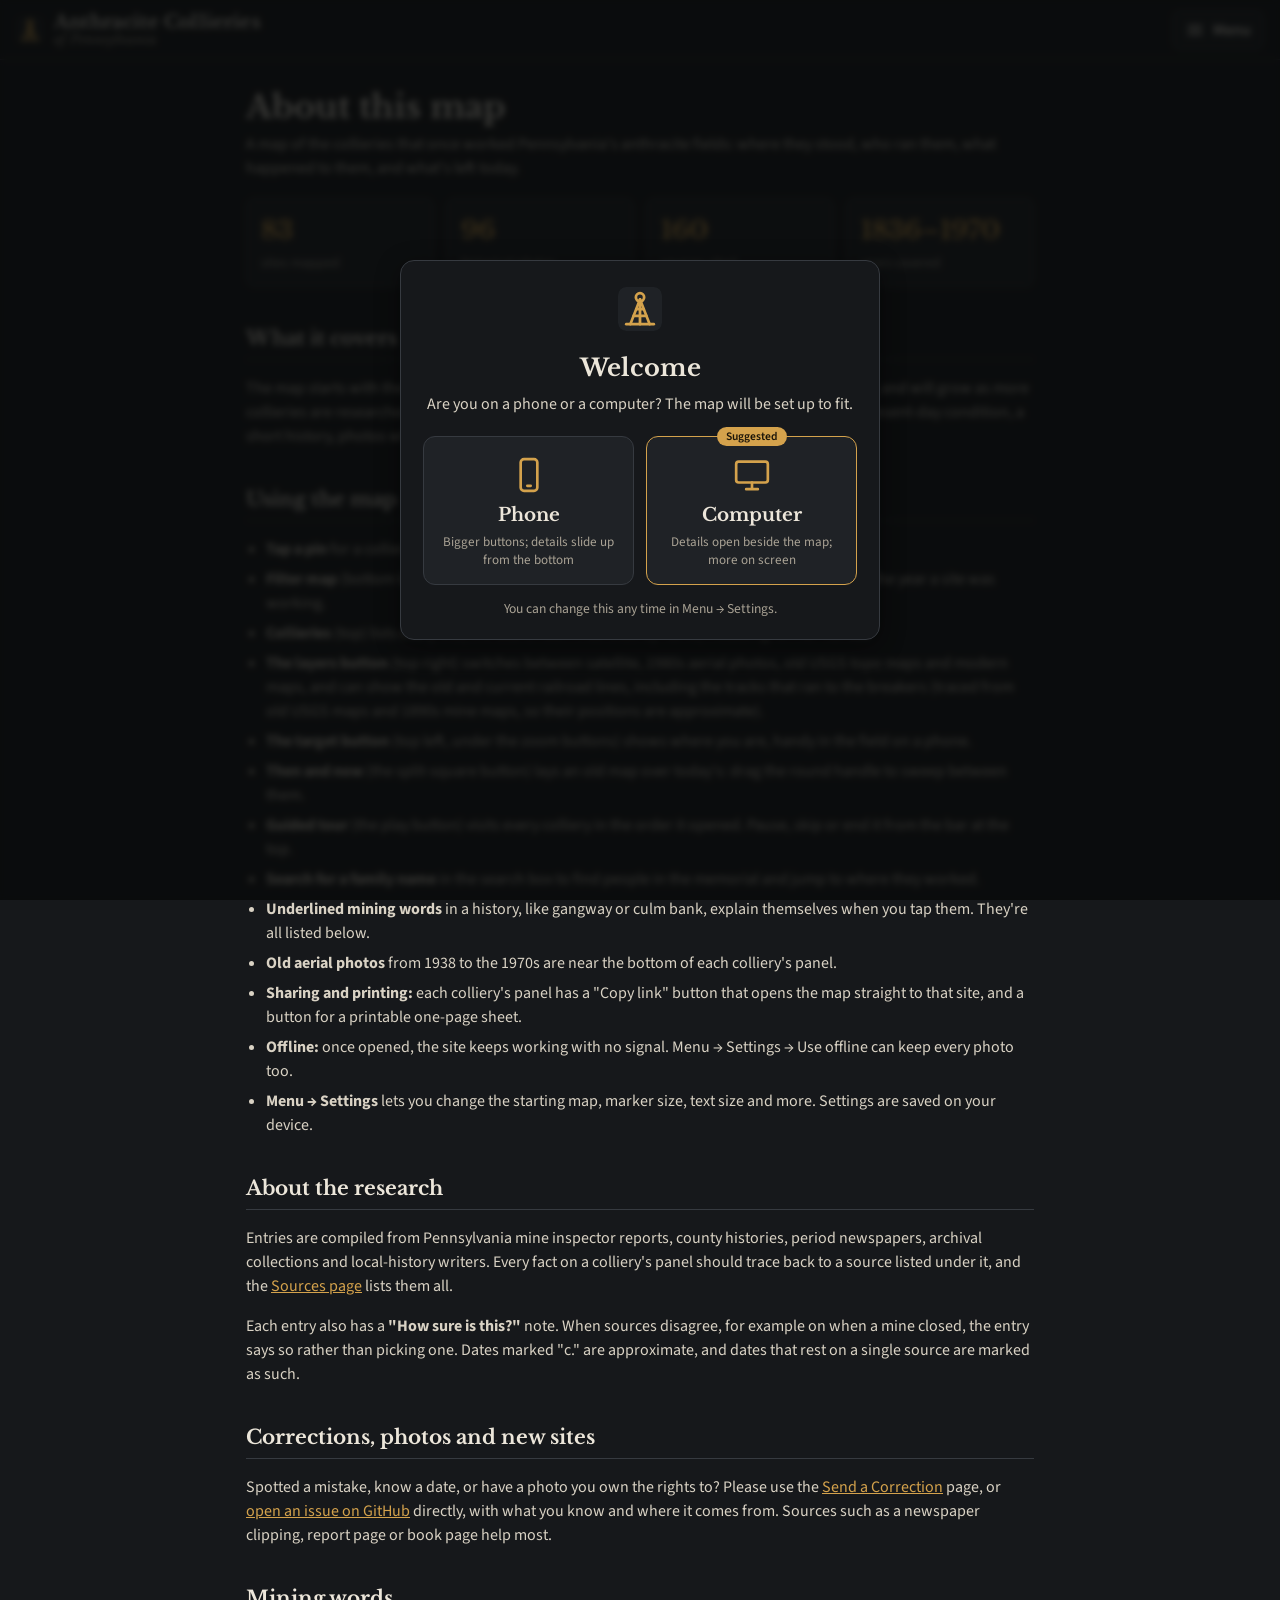
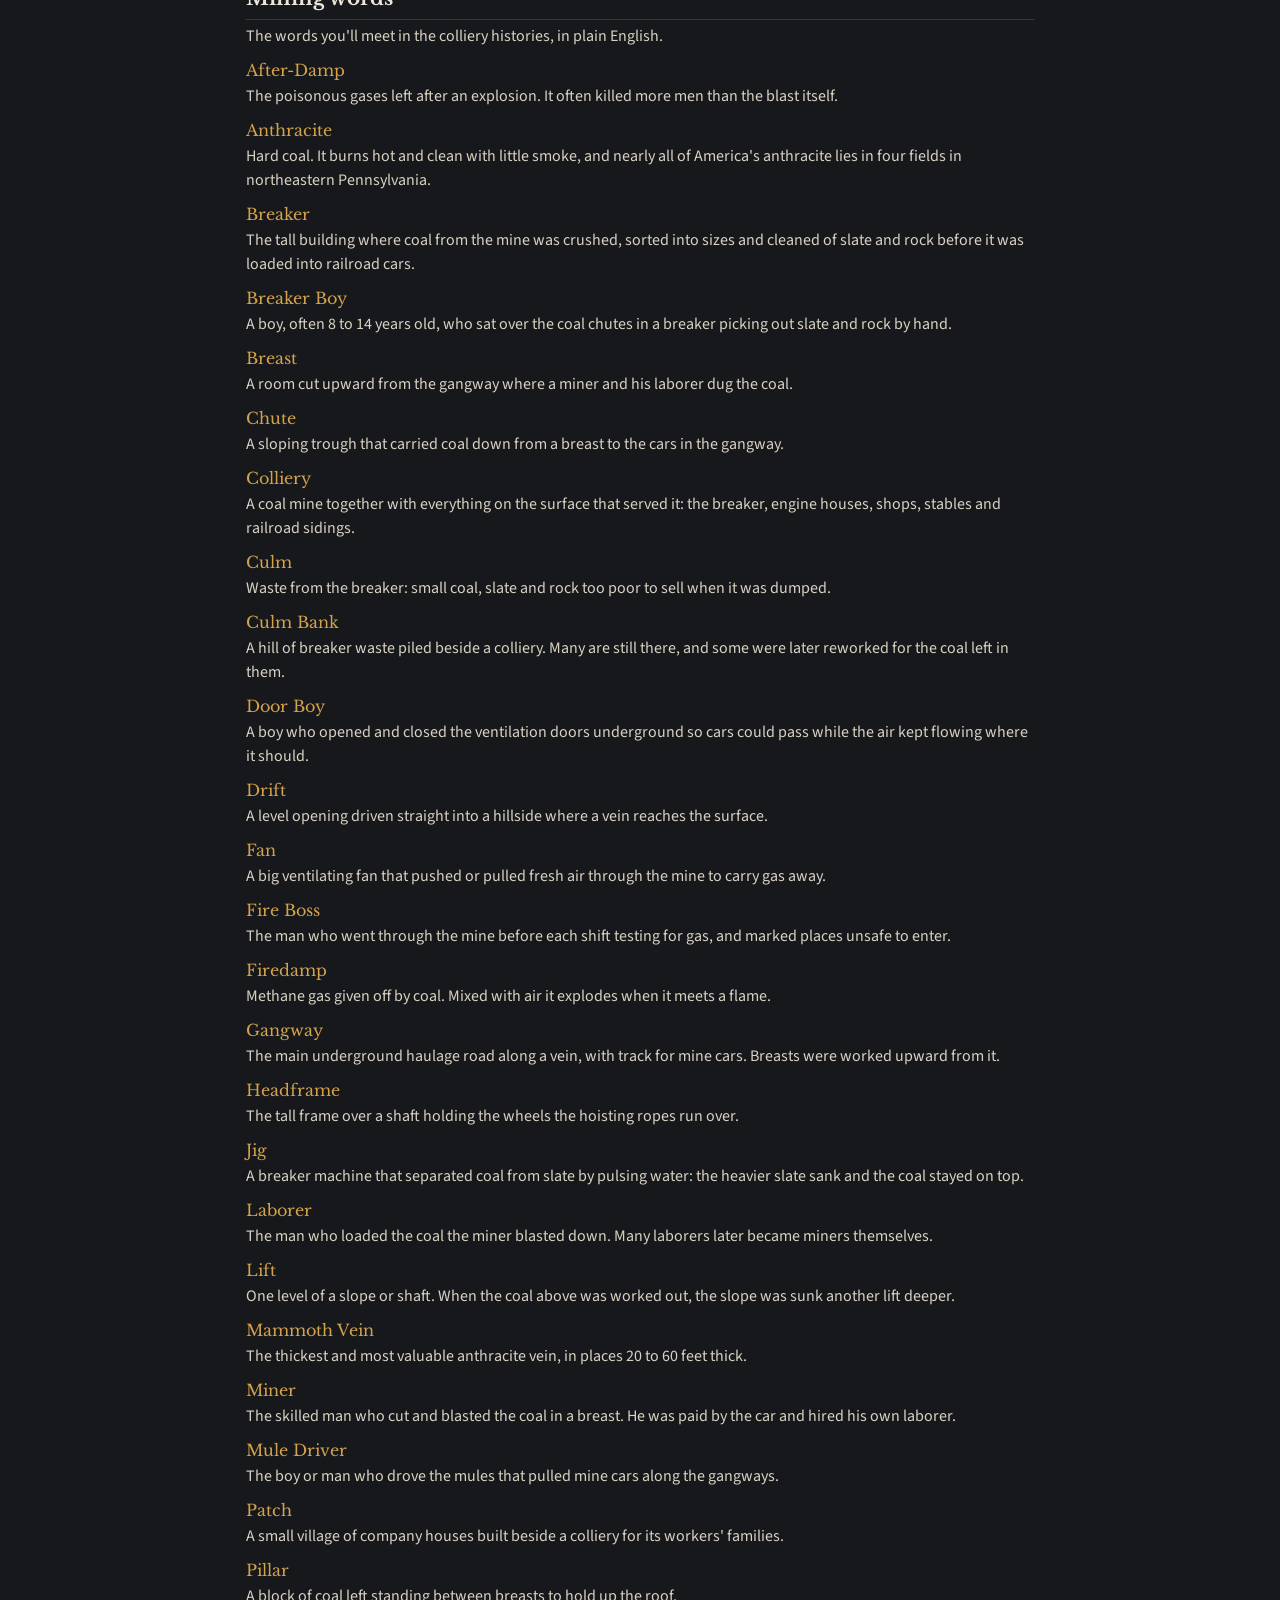
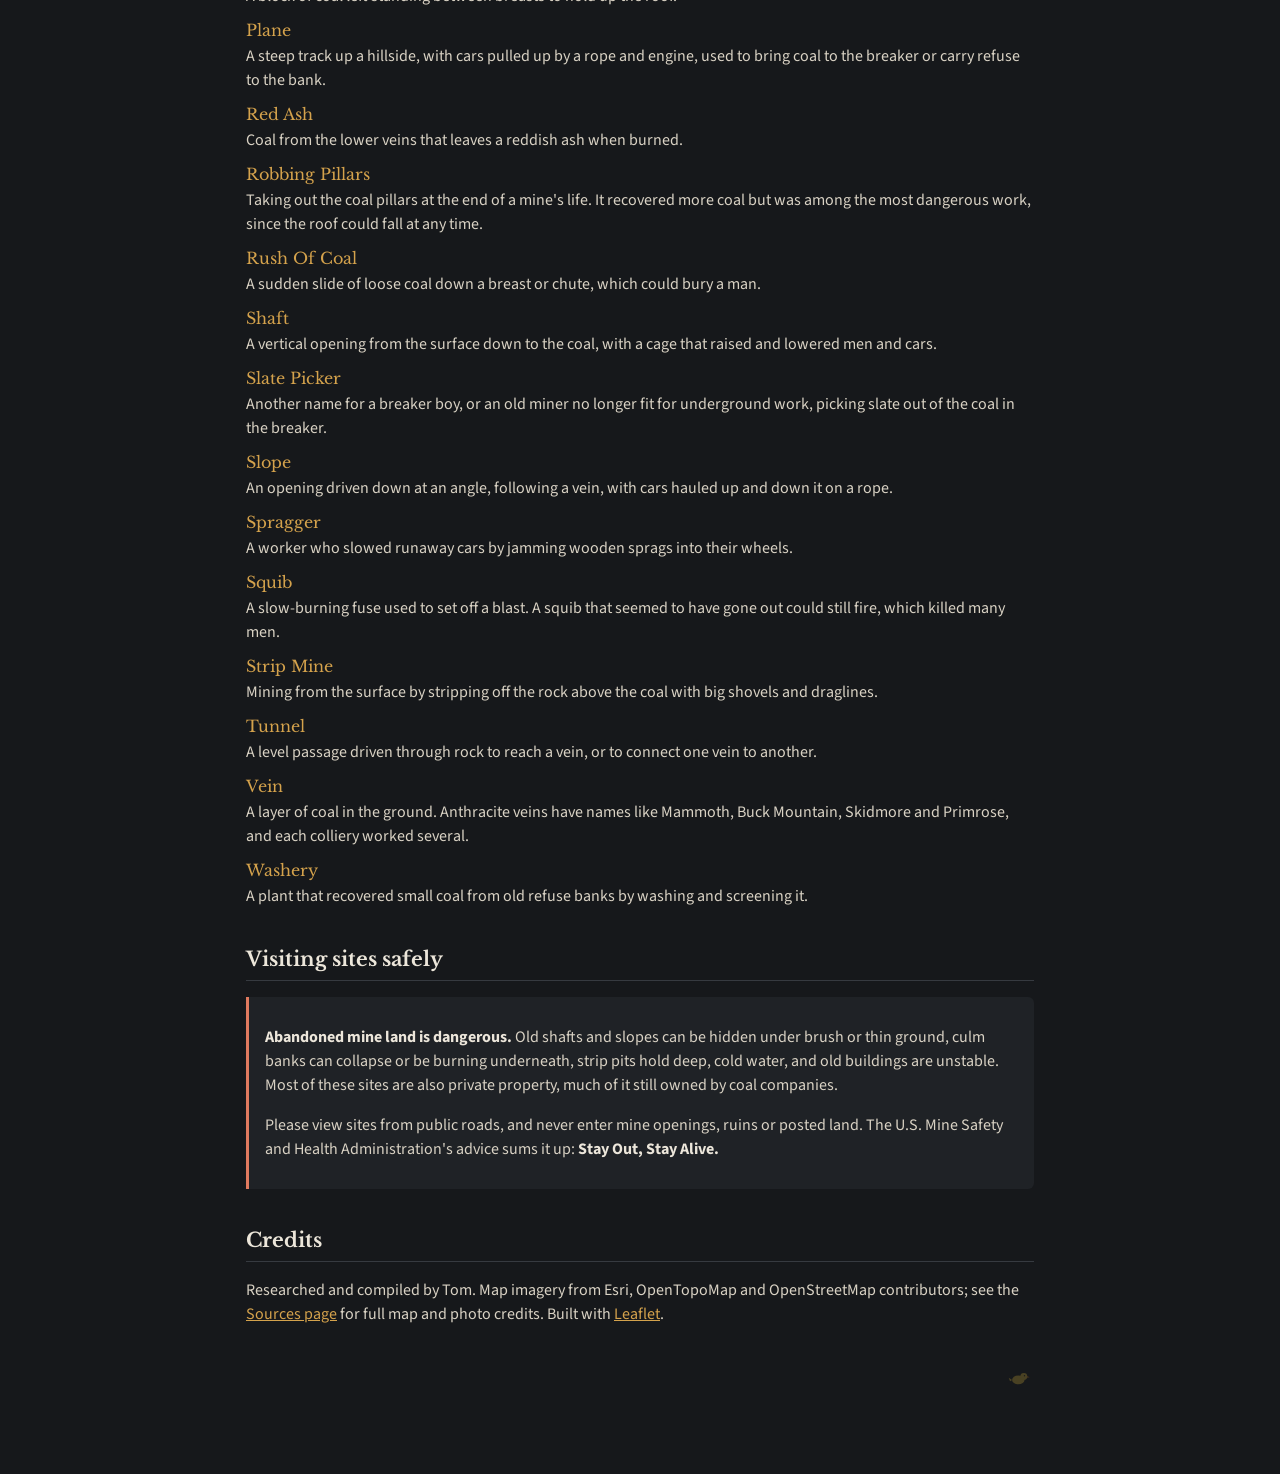
<file: about.html>
<!doctype html>
<html lang="en">
<head>
  <meta charset="utf-8">
  <meta name="viewport" content="width=device-width, initial-scale=1, viewport-fit=cover">
  <title>About · Anthracite Collieries of Pennsylvania</title>
  <meta name="description" content="About the Anthracite Collieries of Pennsylvania map: what it covers, how the research works, how to send corrections, and visiting sites safely.">
  <link rel="icon" href="icons/headframe.svg" type="image/svg+xml">
  <link rel="manifest" href="manifest.webmanifest">
  <link rel="apple-touch-icon" href="icons/apple-touch-icon.png">
  <meta name="theme-color" content="#16181b">

  <meta property="og:type" content="website">
  <meta property="og:site_name" content="Anthracite Collieries of Pennsylvania">
  <meta property="og:title" content="About · Anthracite Collieries of Pennsylvania">
  <meta property="og:description" content="What the map covers, how the research works, and how to send corrections.">
  <meta property="og:url" content="https://theman42069.github.io/anthracite-collieries/about.html">
  <meta property="og:image" content="https://theman42069.github.io/anthracite-collieries/icons/social-card.jpg">
  <meta property="og:image:width" content="1200">
  <meta property="og:image:height" content="630">
  <meta name="twitter:card" content="summary_large_image">

  <link rel="preconnect" href="https://fonts.googleapis.com">
  <link rel="preconnect" href="https://fonts.gstatic.com" crossorigin>
  <link rel="stylesheet" href="https://fonts.googleapis.com/css2?family=Libre+Baskerville:wght@400;700&family=Source+Sans+3:wght@400;600&family=Stardos+Stencil:wght@700&display=swap">
  <link rel="stylesheet" href="css/style.css">
  <script src="js/settings-store.js"></script>
</head>
<body class="page">
  <header class="topbar">
    <a class="brand" href="index.html" aria-label="Back to the map">
      <img src="icons/headframe.svg" alt="" width="28" height="28">
      <span class="brand-text">
        <span class="brand-title">Anthracite Collieries</span>
        <span class="brand-sub">of Pennsylvania</span>
      </span>
    </a>
    <div class="site-menu" id="site-menu"></div>
  </header>

  <main class="page-main prose">
    <h1>About this map</h1>
    <p class="page-intro">A map of the collieries that once worked Pennsylvania's anthracite fields: where they stood, who ran them, what happened to them, and what's left today.</p>

    <div class="stat-row" id="stats" aria-live="polite">
      <div class="stat"><b id="stat-sites">–</b><span>sites mapped</span></div>
      <div class="stat"><b id="stat-photos">–</b><span>historical photos</span></div>
      <div class="stat"><b id="stat-sources">–</b><span>sources cited</span></div>
      <div class="stat"><b id="stat-years">–</b><span>years covered</span></div>
    </div>

    <h2>What it covers</h2>
    <p>The map starts with the Western Middle Field around Shamokin, Kulpmont and Mount Carmel, and will grow as more collieries are researched. Each site has its location, coal field, operators, years of operation, present-day condition, a short history, photos where available, and the sources behind every fact.</p>

    <h2>Using the map</h2>
    <ul>
      <li><strong>Tap a pin</strong> for a colliery's photos, facts, history and sources. Pin color shows the coal field.</li>
      <li><strong>Filter map</strong> (bottom left) narrows the map by coal field, operator, present-day condition, or the year a site was working.</li>
      <li><strong>Collieries</strong> (top) lists every site; the search box finds sites by name, including former names.</li>
      <li><strong>The layers button</strong> (top right) switches between satellite, 1980s aerial photos, old USGS topo maps and modern maps, and can show the old and current railroad lines, including the tracks that ran to the breakers (traced from old USGS maps and 1890s mine maps, so their positions are approximate).</li>
      <li><strong>The target button</strong> (top left, under the zoom buttons) shows where you are, handy in the field on a phone.</li>
      <li><strong>Then and now</strong> (the split-square button) lays an old map over today's: drag the round handle to sweep between them.</li>
      <li><strong>Guided tour</strong> (the play button) visits every colliery in the order it opened. Pause, skip or end it from the bar at the top.</li>
      <li><strong>Search for a family name</strong> in the search box to find people in the memorial and jump to where they worked.</li>
      <li><strong>Underlined mining words</strong> in a history, like gangway or culm bank, explain themselves when you tap them. They're all listed below.</li>
      <li><strong>Old aerial photos</strong> from 1938 to the 1970s are near the bottom of each colliery's panel.</li>
      <li><strong>Sharing and printing:</strong> each colliery's panel has a "Copy link" button that opens the map straight to that site, and a button for a printable one-page sheet.</li>
      <li><strong>Offline:</strong> once opened, the site keeps working with no signal. Menu → Settings → Use offline can keep every photo too.</li>
      <li><strong>Menu → Settings</strong> lets you change the starting map, marker size, text size and more. Settings are saved on your device.</li>
    </ul>

    <h2>About the research</h2>
    <p>Entries are compiled from Pennsylvania mine inspector reports, county histories, period newspapers, archival collections and local-history writers. Every fact on a colliery's panel should trace back to a source listed under it, and the <a href="sources.html">Sources page</a> lists them all.</p>
    <p>Each entry also has a <strong>"How sure is this?"</strong> note. When sources disagree, for example on when a mine closed, the entry says so rather than picking one. Dates marked "c." are approximate, and dates that rest on a single source are marked as such.</p>

    <h2>Corrections, photos and new sites</h2>
    <p>Spotted a mistake, know a date, or have a photo you own the rights to? Please use the <a href="contribute.html">Send a Correction</a> page, or <a href="https://github.com/theman42069/anthracite-collieries/issues" target="_blank" rel="noopener">open an issue on GitHub</a> directly, with what you know and where it comes from. Sources such as a newspaper clipping, report page or book page help most.</p>

    <h2 id="words">Mining words</h2>
    <p class="section-intro">The words you'll meet in the colliery histories, in plain English.</p>
    <dl class="glossary" id="glossary-list"></dl>

    <h2>Visiting sites safely</h2>
    <div class="callout">
      <p><strong>Abandoned mine land is dangerous.</strong> Old shafts and slopes can be hidden under brush or thin ground, culm banks can collapse or be burning underneath, strip pits hold deep, cold water, and old buildings are unstable. Most of these sites are also private property, much of it still owned by coal companies.</p>
      <p>Please view sites from public roads, and never enter mine openings, ruins or posted land. The U.S. Mine Safety and Health Administration's advice sums it up: <strong>Stay Out, Stay Alive.</strong></p>
    </div>

    <h2>Credits</h2>
    <p>Researched and compiled by Tom. Map imagery from Esri, OpenTopoMap and OpenStreetMap contributors; see the <a href="sources.html">Sources page</a> for full map and photo credits. Built with <a href="https://leafletjs.com" target="_blank" rel="noopener">Leaflet</a>.</p>
    <p class="page-end">
      <button type="button" class="hidden-canary" aria-label="A small yellow bird">
        <svg viewBox="0 0 64 48" width="22" height="17" aria-hidden="true"><ellipse cx="30" cy="28" rx="18" ry="13" fill="#ffd23f"/><circle cx="46" cy="18" r="10" fill="#ffd23f"/><path d="M55 17 L63 20 L55 22 Z" fill="#f28c28"/><circle cx="48" cy="16" r="2" fill="#222"/><path d="M12 28 L2 22 L6 32 Z" fill="#ffd23f"/></svg>
      </button>
    </p>
  </main>

  <script src="js/menu.js"></script>
  <script src="js/secrets.js"></script>
  <script>
    // The mining words list, from the same file that explains words in the colliery histories.
    fetch('data/glossary.json')
      .then(function (r) { return r.json(); })
      .then(function (d) {
        var esc = function (s) { return String(s).replace(/&/g, '&amp;').replace(/</g, '&lt;'); };
        document.getElementById('glossary-list').innerHTML = (d.terms || []).slice()
          .sort(function (a, b) { return a.term.localeCompare(b.term); })
          .map(function (t) { return '<dt>' + esc(t.term) + '</dt><dd>' + esc(t.text) + '</dd>'; }).join('');
      });

    // Live counts from the same data file the map uses.
    fetch('data/collieries.geojson', { cache: 'no-cache' })
      .then(function (r) { return r.json(); })
      .then(function (data) {
        var sites = 0, photos = 0, sources = {}, years = [];
        (data.features || []).forEach(function (f) {
          var p = f.properties || {};
          if (f.geometry && f.geometry.type === 'Point') sites++;
          if (p.photo_url) photos++;
          photos += (Array.isArray(p.photos) ? p.photos.length : 0);
          (Array.isArray(p.sources) ? p.sources : []).forEach(function (s) {
            var key = (s && typeof s === 'object') ? (s.url || s.title) : s;
            if (key) sources[String(key).trim().toLowerCase()] = true;
          });
          [p.year_opened, p.year_closed].forEach(function (y) {
            var n = parseInt(y, 10);
            if (isFinite(n)) years.push(n);
          });
        });
        document.getElementById('stat-sites').textContent = sites;
        document.getElementById('stat-photos').textContent = photos;
        document.getElementById('stat-sources').textContent = Object.keys(sources).length;
        document.getElementById('stat-years').textContent = years.length
          ? Math.min.apply(null, years) + '–' + Math.max.apply(null, years) : '–';
      })
      .catch(function () { document.getElementById('stats').hidden = true; });
  </script>
</body>
</html>
</file>
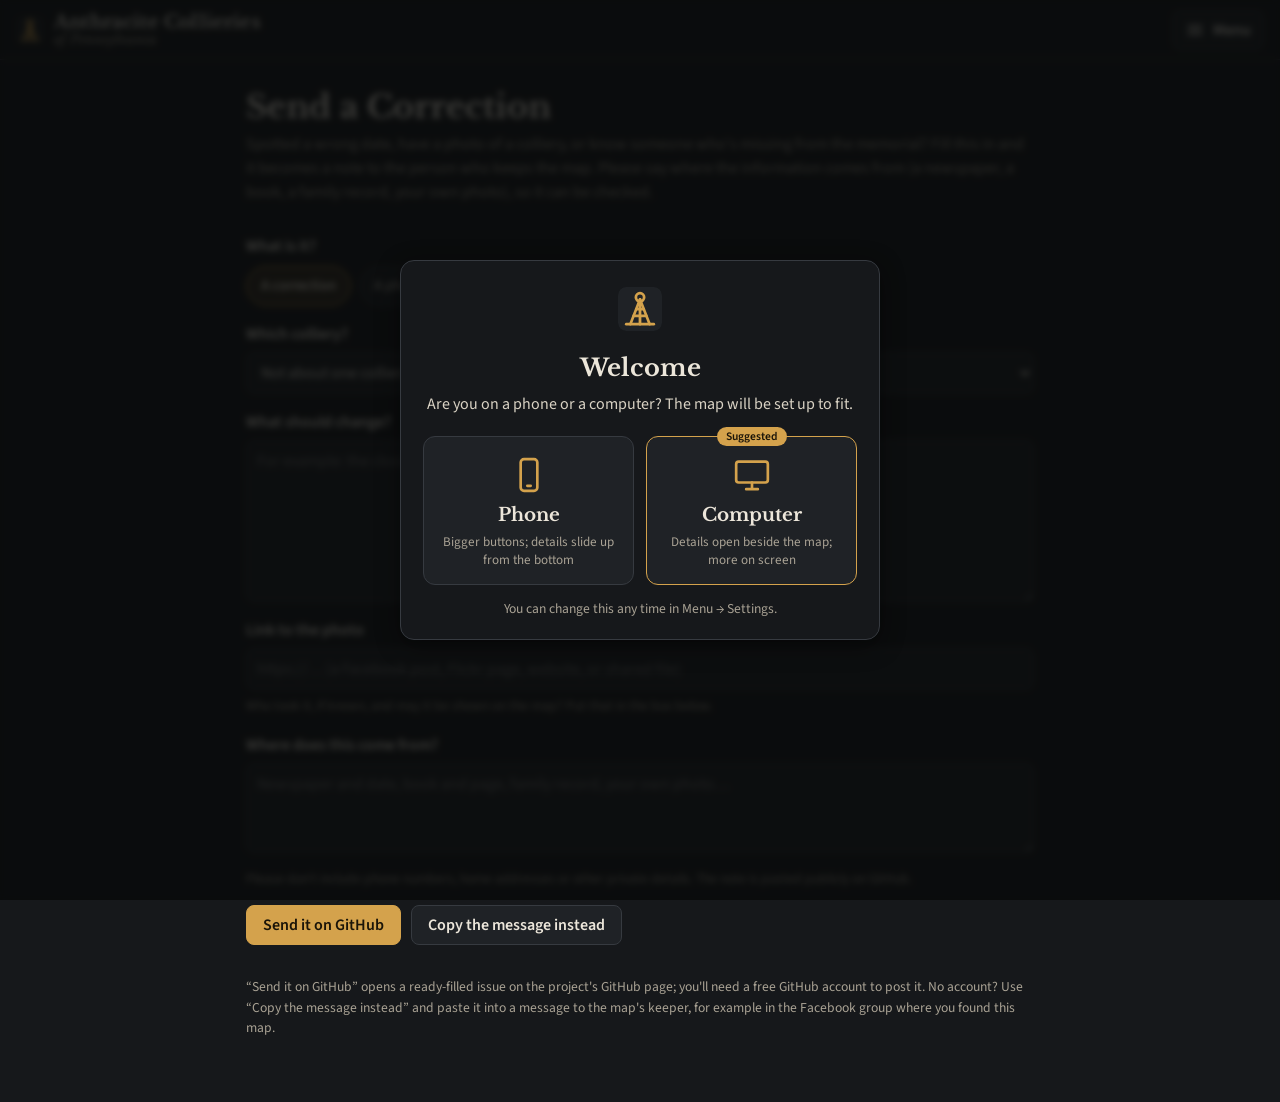
<file: contribute.html>
<!doctype html>
<html lang="en">
<head>
  <meta charset="utf-8">
  <meta name="viewport" content="width=device-width, initial-scale=1, viewport-fit=cover">
  <title>Send a Correction · Anthracite Collieries of Pennsylvania</title>
  <meta name="description" content="Send a correction, a photo, or a missing name for the Anthracite Collieries of Pennsylvania map.">
  <link rel="icon" href="icons/headframe.svg" type="image/svg+xml">
  <link rel="manifest" href="manifest.webmanifest">
  <link rel="apple-touch-icon" href="icons/apple-touch-icon.png">
  <meta name="theme-color" content="#16181b">

  <meta property="og:type" content="website">
  <meta property="og:site_name" content="Anthracite Collieries of Pennsylvania">
  <meta property="og:title" content="Send a Correction · Anthracite Collieries of Pennsylvania">
  <meta property="og:description" content="Know a date that's wrong, have a photo, or know a name that's missing? Send it in.">
  <meta property="og:url" content="https://theman42069.github.io/anthracite-collieries/contribute.html">
  <meta property="og:image" content="https://theman42069.github.io/anthracite-collieries/icons/social-card.jpg">
  <meta name="twitter:card" content="summary_large_image">

  <link rel="preconnect" href="https://fonts.googleapis.com">
  <link rel="preconnect" href="https://fonts.gstatic.com" crossorigin>
  <link rel="stylesheet" href="https://fonts.googleapis.com/css2?family=Libre+Baskerville:wght@400;700&family=Source+Sans+3:wght@400;600&family=Stardos+Stencil:wght@700&display=swap">
  <link rel="stylesheet" href="css/style.css">
  <script src="js/settings-store.js"></script>
  <script src="js/util.js"></script>
</head>
<body class="page">
  <header class="topbar">
    <a class="brand" href="index.html" aria-label="Back to the map">
      <img src="icons/headframe.svg" alt="" width="28" height="28">
      <span class="brand-text">
        <span class="brand-title">Anthracite Collieries</span>
        <span class="brand-sub">of Pennsylvania</span>
      </span>
    </a>
    <div class="site-menu" id="site-menu"></div>
  </header>

  <main class="page-main">
    <h1>Send a Correction</h1>
    <p class="page-intro">Spotted a wrong date, have a photo of a colliery, or know someone who's missing from the memorial? Fill this in and it becomes a note to the person who keeps the map. Please say where the information comes from (a newspaper, a book, a family record, your own photo), so it can be checked.</p>

    <form id="contribute" class="contribute">
      <fieldset class="setting">
        <legend>What is it?</legend>
        <div class="choices">
          <label><input type="radio" name="kind" value="correction" checked><span>A correction</span></label>
          <label><input type="radio" name="kind" value="photo"><span>A photo</span></label>
          <label><input type="radio" name="kind" value="name"><span>A missing name</span></label>
          <label><input type="radio" name="kind" value="other"><span>Something else</span></label>
        </div>
      </fieldset>

      <label class="field">
        <span class="field-label">Which colliery?</span>
        <select id="c-colliery"><option value="">Not about one colliery / not sure</option></select>
      </label>

      <label class="field">
        <span class="field-label" id="c-what-label">What should change?</span>
        <textarea id="c-what" rows="6" required placeholder="For example: the closing year should be 1931, not 1929."></textarea>
      </label>

      <label class="field" id="c-photo-row" hidden>
        <span class="field-label">Link to the photo</span>
        <input id="c-photo" type="url" placeholder="https://… (a Facebook post, Flickr page, website, or shared file)">
        <span class="field-note">Who took it, if known, and may it be shown on the map? Put that in the box below.</span>
      </label>

      <label class="field">
        <span class="field-label">Where does this come from?</span>
        <textarea id="c-source" rows="3" placeholder="Newspaper and date, book and page, family record, your own photo…"></textarea>
      </label>

      <p class="field-note">Please don't include phone numbers, home addresses or other private details. The note is posted publicly on GitHub.</p>

      <div class="contribute-actions">
        <button type="submit" class="button primary">Send it on GitHub</button>
        <button type="button" class="button" id="c-copy">Copy the message instead</button>
      </div>
      <p class="field-note" id="c-status" role="status"></p>
      <p class="field-note">“Send it on GitHub” opens a ready-filled issue on the project's GitHub page; you'll need a free GitHub account to post it. No account? Use “Copy the message instead” and paste it into a message to the map's keeper, for example in the Facebook group where you found this map.</p>
    </form>
  </main>

  <script src="js/menu.js"></script>
  <script src="js/contribute.js"></script>
</body>
</html>
</file>
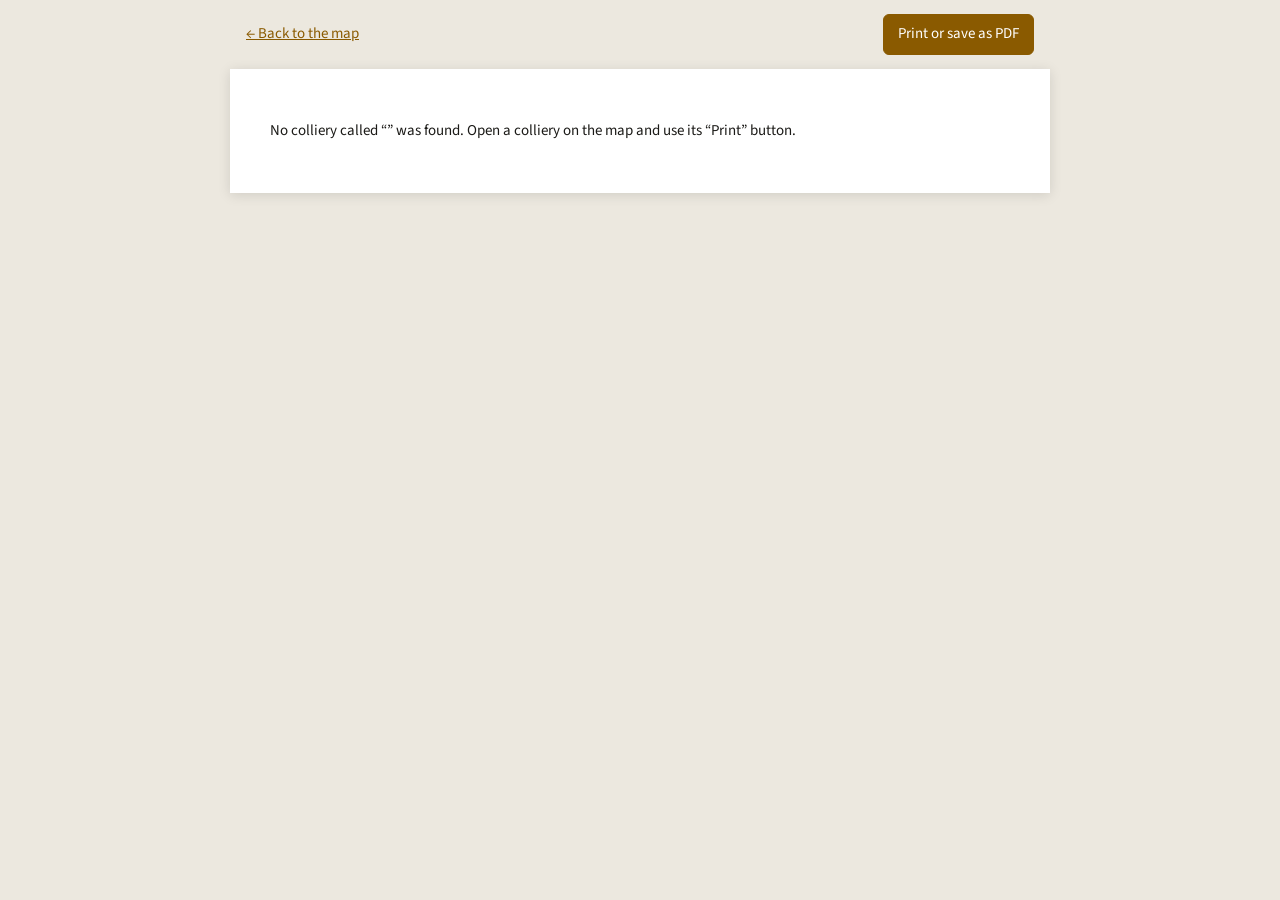
<file: print.html>
<!doctype html>
<html lang="en">
<head>
  <meta charset="utf-8">
  <meta name="viewport" content="width=device-width, initial-scale=1">
  <title>Colliery sheet · Anthracite Collieries of Pennsylvania</title>
  <meta name="description" content="A printable one-page sheet for a colliery on the Anthracite Collieries of Pennsylvania map.">
  <link rel="icon" href="icons/headframe.svg" type="image/svg+xml">
  <link rel="manifest" href="manifest.webmanifest">
  <link rel="apple-touch-icon" href="icons/apple-touch-icon.png">
  <meta name="theme-color" content="#16181b">
  <link rel="preconnect" href="https://fonts.googleapis.com">
  <link rel="preconnect" href="https://fonts.gstatic.com" crossorigin>
  <link rel="stylesheet" href="https://fonts.googleapis.com/css2?family=Libre+Baskerville:wght@400;700&family=Source+Sans+3:wght@400;600&family=Stardos+Stencil:wght@700&display=swap">
  <link rel="stylesheet" href="css/print-sheet.css">
  <script src="js/util.js"></script>
</head>
<body>
  <div class="toolbar">
    <a href="index.html" id="back">&larr; Back to the map</a>
    <button type="button" id="print-btn">Print or save as PDF</button>
  </div>
  <main id="sheet" class="sheet">
    <p class="loading">Loading…</p>
  </main>
  <script src="js/print.js"></script>
</body>
</html>
</file>
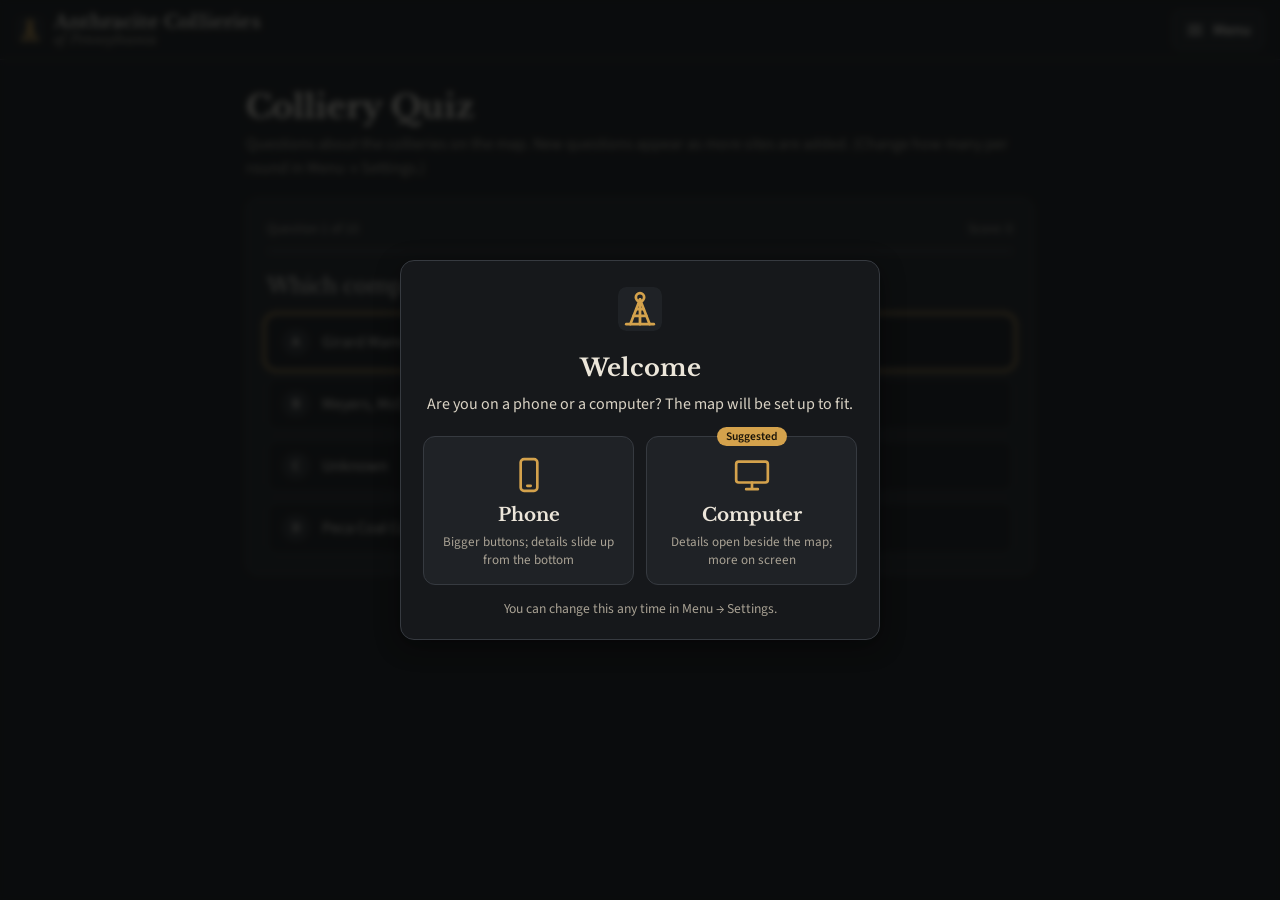
<file: quiz.html>
<!doctype html>
<html lang="en">
<head>
  <meta charset="utf-8">
  <meta name="viewport" content="width=device-width, initial-scale=1, viewport-fit=cover">
  <title>Colliery Quiz · Anthracite Collieries of Pennsylvania</title>
  <meta name="description" content="How well do you know Pennsylvania's anthracite collieries? Ten questions about the mines around Shamokin and Mount Carmel.">
  <link rel="icon" href="icons/headframe.svg" type="image/svg+xml">
  <link rel="manifest" href="manifest.webmanifest">
  <link rel="apple-touch-icon" href="icons/apple-touch-icon.png">
  <meta name="theme-color" content="#16181b">

  <meta property="og:type" content="website">
  <meta property="og:site_name" content="Anthracite Collieries of Pennsylvania">
  <meta property="og:title" content="Colliery Quiz · Anthracite Collieries of Pennsylvania">
  <meta property="og:description" content="How well do you know Pennsylvania's anthracite collieries? Take the ten-question quiz.">
  <meta property="og:url" content="https://theman42069.github.io/anthracite-collieries/quiz.html">
  <meta property="og:image" content="https://theman42069.github.io/anthracite-collieries/icons/social-card.jpg">
  <meta property="og:image:width" content="1200">
  <meta property="og:image:height" content="630">
  <meta name="twitter:card" content="summary_large_image">

  <link rel="preconnect" href="https://fonts.googleapis.com">
  <link rel="preconnect" href="https://fonts.gstatic.com" crossorigin>
  <link rel="stylesheet" href="https://fonts.googleapis.com/css2?family=Libre+Baskerville:wght@400;700&family=Source+Sans+3:wght@400;600&family=Stardos+Stencil:wght@700&display=swap">
  <link rel="stylesheet" href="css/style.css">
  <script src="js/settings-store.js"></script>
  <script src="js/util.js"></script>
</head>
<body class="page">
  <header class="topbar">
    <a class="brand" href="index.html" aria-label="Back to the map">
      <img src="icons/headframe.svg" alt="" width="28" height="28">
      <span class="brand-text">
        <span class="brand-title">Anthracite Collieries</span>
        <span class="brand-sub">of Pennsylvania</span>
      </span>
    </a>
    <div class="site-menu" id="site-menu"></div>
  </header>

  <main class="page-main">
    <h1>Colliery Quiz</h1>
    <p class="page-intro">Questions about the collieries on the map. New questions appear as more sites are added. (Change how many per round in Menu → Settings.)</p>

    <div id="status" class="status" role="status" hidden></div>
    <div id="quiz" aria-live="polite"></div>
  </main>

  <script src="js/menu.js"></script>
  <script src="js/secrets.js"></script>
  <script src="js/quiz.js"></script>
</body>
</html>
</file>
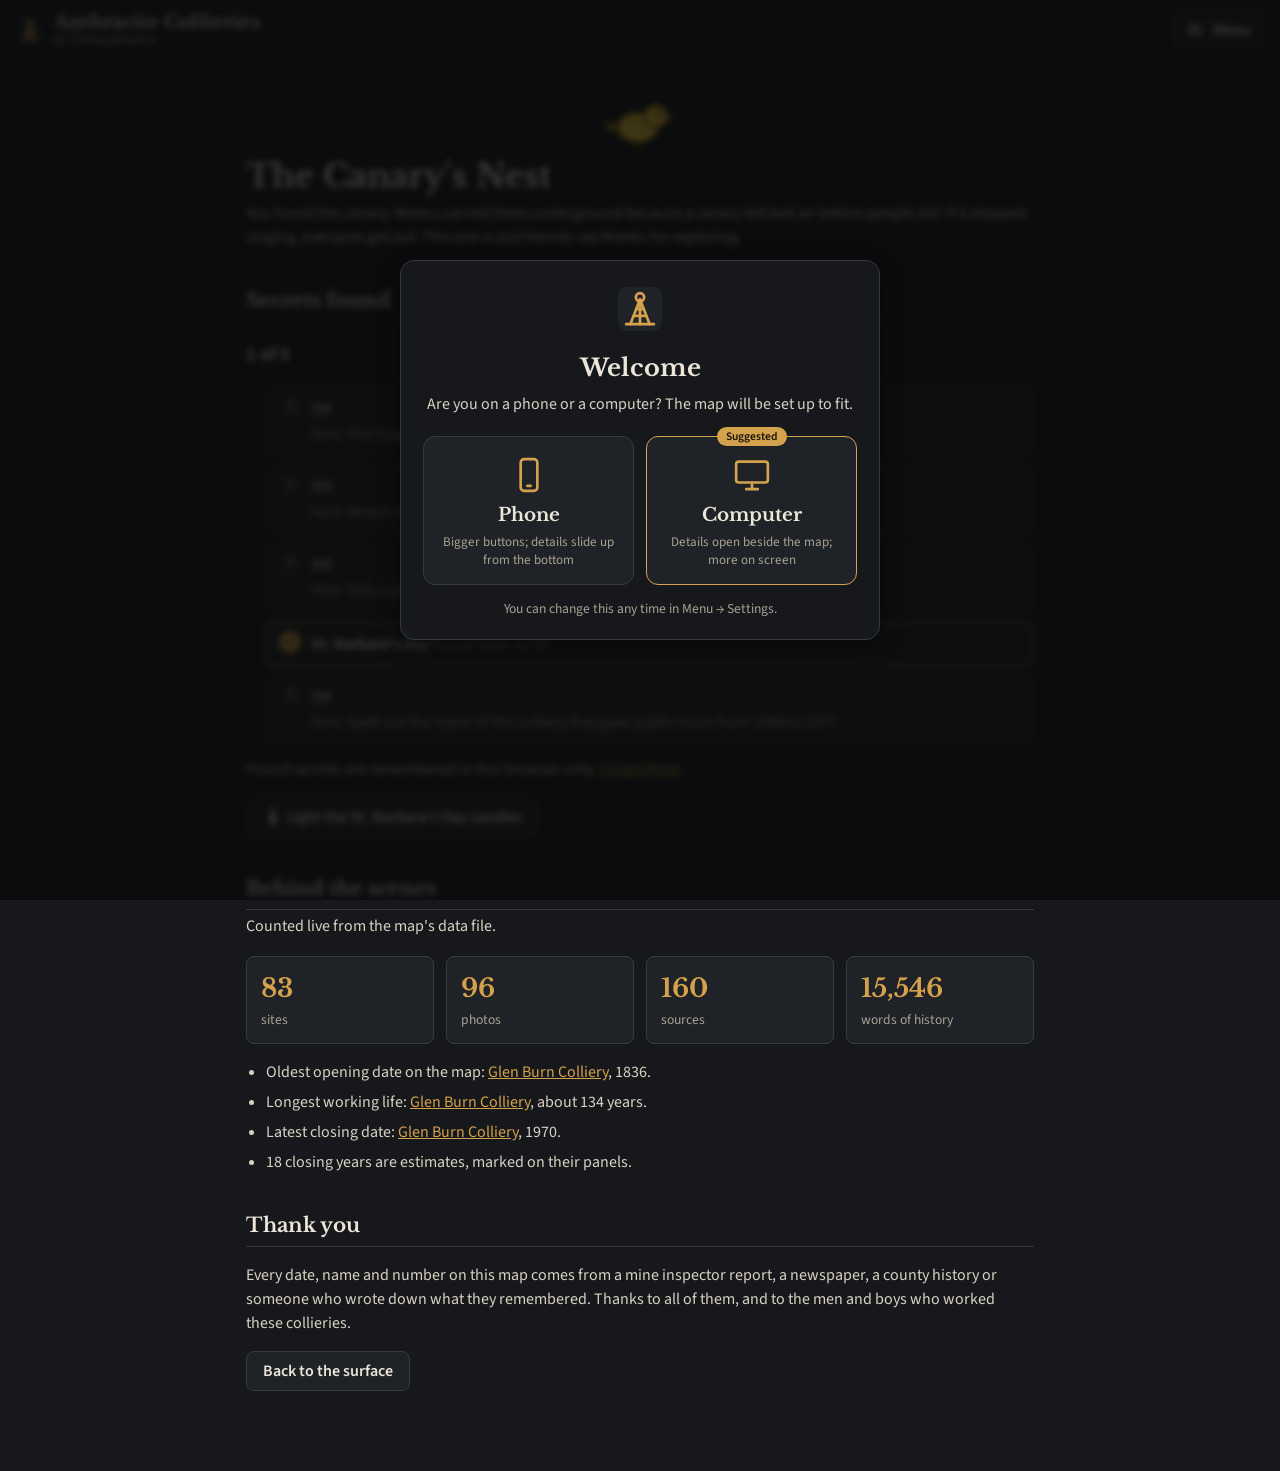
<file: secret.html>
<!doctype html>
<html lang="en">
<head>
  <meta charset="utf-8">
  <meta name="viewport" content="width=device-width, initial-scale=1, viewport-fit=cover">
  <title>The Canary's Nest · Anthracite Collieries of Pennsylvania</title>
  <meta name="robots" content="noindex">
  <link rel="icon" href="icons/headframe.svg" type="image/svg+xml">
  <link rel="manifest" href="manifest.webmanifest">
  <link rel="apple-touch-icon" href="icons/apple-touch-icon.png">
  <meta name="theme-color" content="#16181b">
  <link rel="preconnect" href="https://fonts.googleapis.com">
  <link rel="preconnect" href="https://fonts.gstatic.com" crossorigin>
  <link rel="stylesheet" href="https://fonts.googleapis.com/css2?family=Libre+Baskerville:wght@400;700&family=Source+Sans+3:wght@400;600&family=Stardos+Stencil:wght@700&display=swap">
  <link rel="stylesheet" href="css/style.css">
  <script src="js/settings-store.js"></script>
  <script src="js/util.js"></script>
</head>
<body class="page">
  <header class="topbar">
    <a class="brand" href="index.html" aria-label="Back to the map">
      <img src="icons/headframe.svg" alt="" width="28" height="28">
      <span class="brand-text">
        <span class="brand-title">Anthracite Collieries</span>
        <span class="brand-sub">of Pennsylvania</span>
      </span>
    </a>
    <div class="site-menu" id="site-menu"></div>
  </header>

  <main class="page-main prose">
    <div class="nest-bird" aria-hidden="true">
      <svg viewBox="0 0 64 48" width="72" height="54"><ellipse cx="30" cy="28" rx="18" ry="13" fill="#ffd23f" stroke="#7a5b00" stroke-width="2"/><circle cx="46" cy="18" r="10" fill="#ffd23f" stroke="#7a5b00" stroke-width="2"/><path d="M55 17 L63 20 L55 22 Z" fill="#f28c28"/><circle cx="48" cy="16" r="2" fill="#222"/><path d="M22 24 Q30 18 38 26" fill="none" stroke="#c99a00" stroke-width="2"/><path d="M12 28 L2 22 L6 32 Z" fill="#ffd23f" stroke="#7a5b00" stroke-width="1.5"/><path d="M28 40 v6 M34 40 v6" stroke="#7a5b00" stroke-width="2"/></svg>
    </div>
    <h1>The Canary's Nest</h1>
    <p class="page-intro">You found the canary. Miners carried them underground because a canary felt bad air before people did: if it stopped singing, everyone got out. This one is just here to say thanks for exploring.</p>

    <h2>Secrets found</h2>
    <p id="secret-count" class="secret-count"></p>
    <ul id="secret-list" class="secret-list"></ul>
    <p class="section-intro">Found secrets are remembered in this browser only. <button type="button" class="link-button" id="secret-reset">Forget them</button></p>

    <p><a class="button" href="index.html?stbarbara">🕯️ Light the St. Barbara's Day candles</a></p>

    <h2>Behind the scenes</h2>
    <p class="section-intro">Counted live from the map's data file.</p>
    <div class="stat-row" id="nest-stats"></div>
    <ul id="nest-facts" class="nest-facts"></ul>

    <h2>Thank you</h2>
    <p>Every date, name and number on this map comes from a mine inspector report, a newspaper, a county history or someone who wrote down what they remembered. Thanks to all of them, and to the men and boys who worked these collieries.</p>
    <p><a class="button" href="index.html">Back to the surface</a></p>
  </main>

  <script src="js/menu.js"></script>
  <script src="js/secrets.js"></script>
  <script>
    (function () {
      var esc = window.CollieryUtil.escapeHtml;

      // ---- Tracker ----
      function drawTracker() {
        var S = window.CollierySecrets;
        var found = S.readFound();
        var keys = Object.keys(S.SECRETS);
        var n = keys.filter(function (k) { return found[k]; }).length;
        document.getElementById('secret-count').innerHTML =
          '<b>' + n + ' of ' + keys.length + '</b>' + (n === keys.length ? ' · You found them all. 🎉' : '');
        document.getElementById('secret-list').innerHTML = keys.map(function (k) {
          var s = S.SECRETS[k];
          return found[k]
            ? '<li class="found"><span class="mark">✓</span><b>' + esc(s.name) + '</b> <span class="section-intro">found ' + esc(found[k]) + '</span></li>'
            : '<li><span class="mark">?</span><b>???</b><br><span class="section-intro">Hint: ' + esc(s.hint) + '</span></li>';
        }).join('');
      }
      drawTracker();
      document.getElementById('secret-reset').addEventListener('click', function () {
        if (!confirm('Forget every secret you have found in this browser?')) return;
        try { localStorage.removeItem('collieries:secrets'); } catch (e) { /* storage blocked */ }
        drawTracker();
      });

      // ---- Stats ----
      function year(v) { var m = String(v == null ? '' : v).match(/\d{4}/); return m ? +m[0] : null; }

      fetch('data/collieries.geojson', { cache: 'no-cache' })
        .then(function (r) { return r.json(); })
        .then(function (data) {
          var sites = (data.features || []).filter(function (f) { return f.geometry && f.geometry.type === 'Point'; })
            .map(function (f) { return f.properties || {}; });
          var words = 0, photos = 0, sources = {}, estimated = 0;
          var longest = null, oldest = null, last = null;
          sites.forEach(function (p) {
            words += String(p.history || '').split(/\s+/).filter(Boolean).length;
            if (p.photo_url) photos++;
            photos += Array.isArray(p.photos) ? p.photos.length : 0;
            (Array.isArray(p.sources) ? p.sources : []).forEach(function (s) {
              var k = (s && typeof s === 'object') ? (s.url || s.title) : s;
              if (k) sources[String(k).trim().toLowerCase()] = true;
            });
            if (p.closed_estimated) estimated++;
            var a = year(p.year_opened), b = year(p.year_closed);
            if (a && (!oldest || a < oldest.y)) oldest = { y: a, p: p };
            if (b && (!last || b > last.y)) last = { y: b, p: p };
            if (a && b && b >= a && (!longest || b - a > longest.y)) longest = { y: b - a, p: p };
          });

          document.getElementById('nest-stats').innerHTML = [
            [sites.length, 'sites'], [photos, 'photos'], [Object.keys(sources).length, 'sources'],
            [words.toLocaleString(), 'words of history']
          ].map(function (s) { return '<div class="stat"><b>' + s[0] + '</b><span>' + s[1] + '</span></div>'; }).join('');

          function link(p) { return '<a href="index.html#' + esc(p.id || '') + '">' + esc(p.name || 'Unnamed') + '</a>'; }
          var facts = [];
          if (oldest) facts.push('Oldest opening date on the map: ' + link(oldest.p) + ', ' + oldest.y + '.');
          if (longest) facts.push('Longest working life: ' + link(longest.p) + ', about ' + longest.y + ' years.');
          if (last) facts.push('Latest closing date: ' + link(last.p) + ', ' + last.y + '.');
          if (estimated) facts.push(estimated + ' closing ' + (estimated === 1 ? 'year is an estimate' : 'years are estimates') + ', marked on their panels.');
          document.getElementById('nest-facts').innerHTML = facts.map(function (f) { return '<li>' + f + '</li>'; }).join('');
        })
        .catch(function () { document.getElementById('nest-stats').textContent = 'Stats could not load.'; });
    })();
  </script>
</body>
</html>
</file>
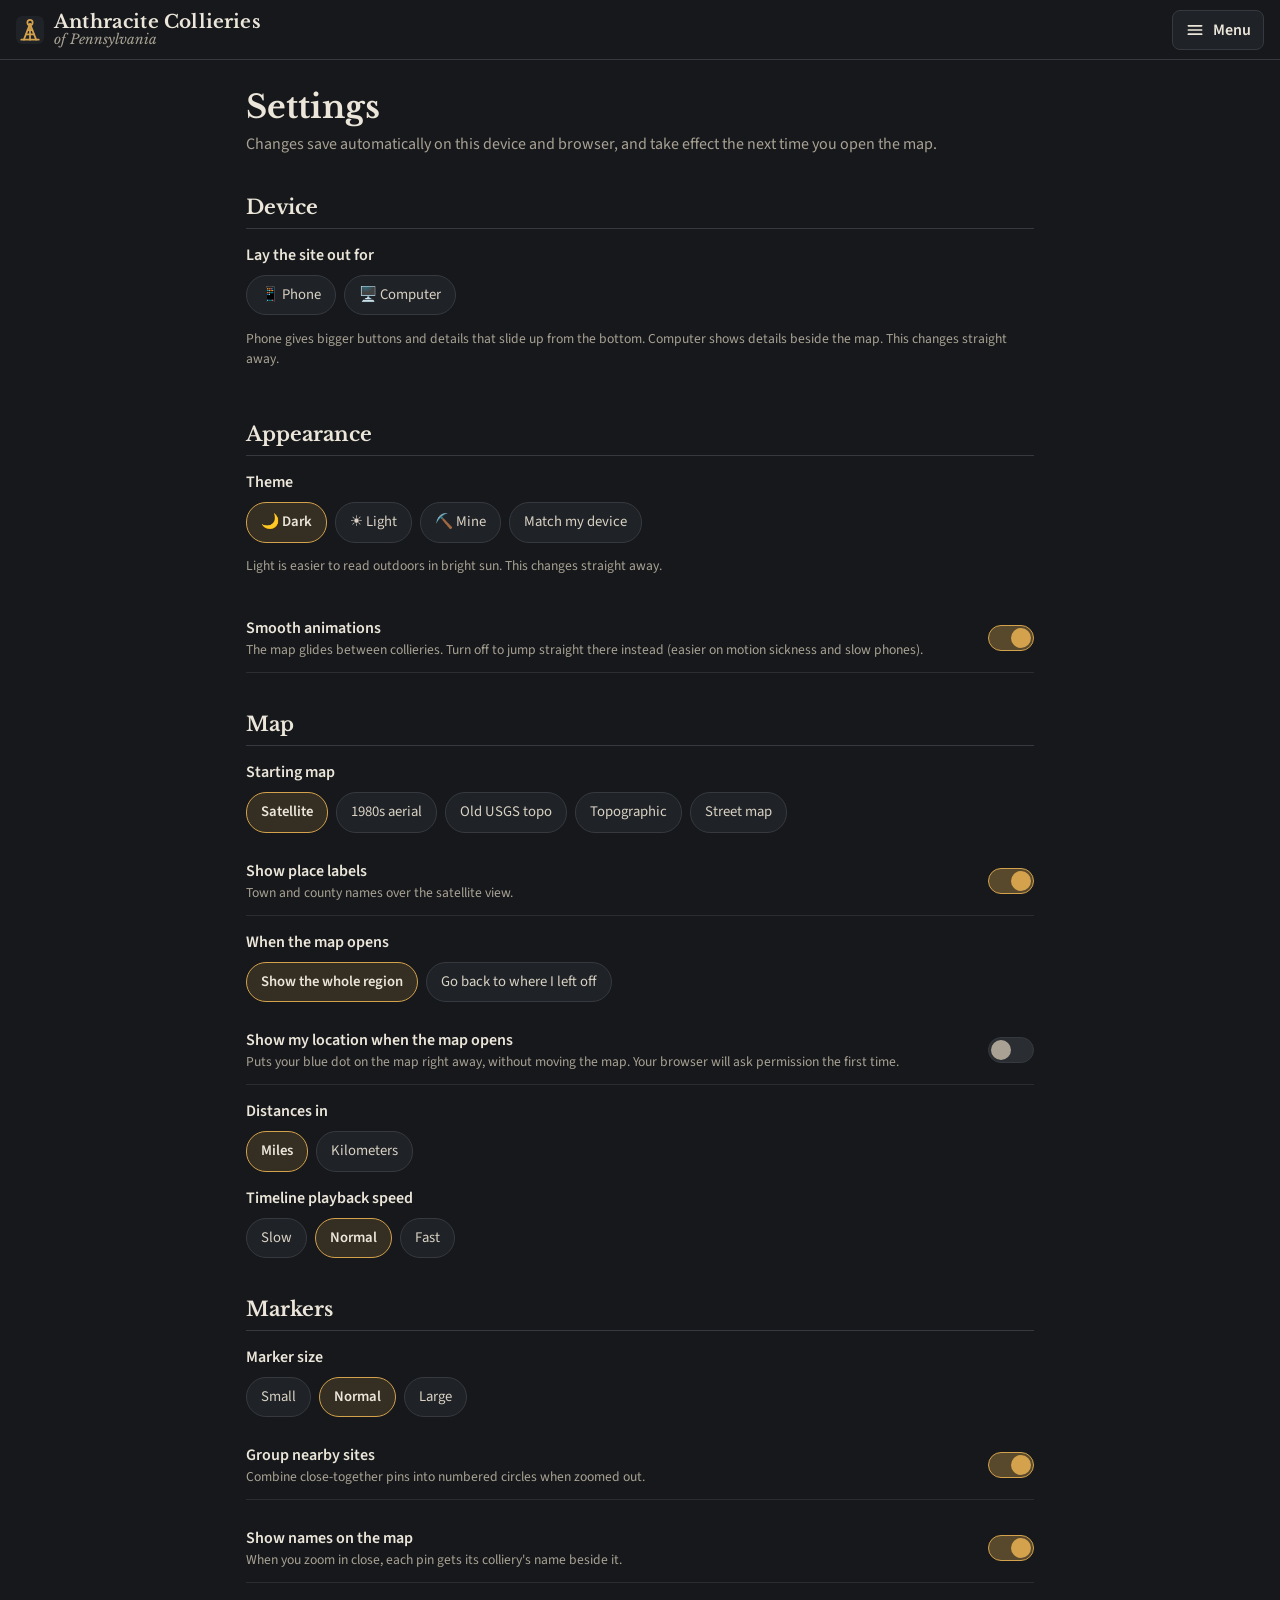
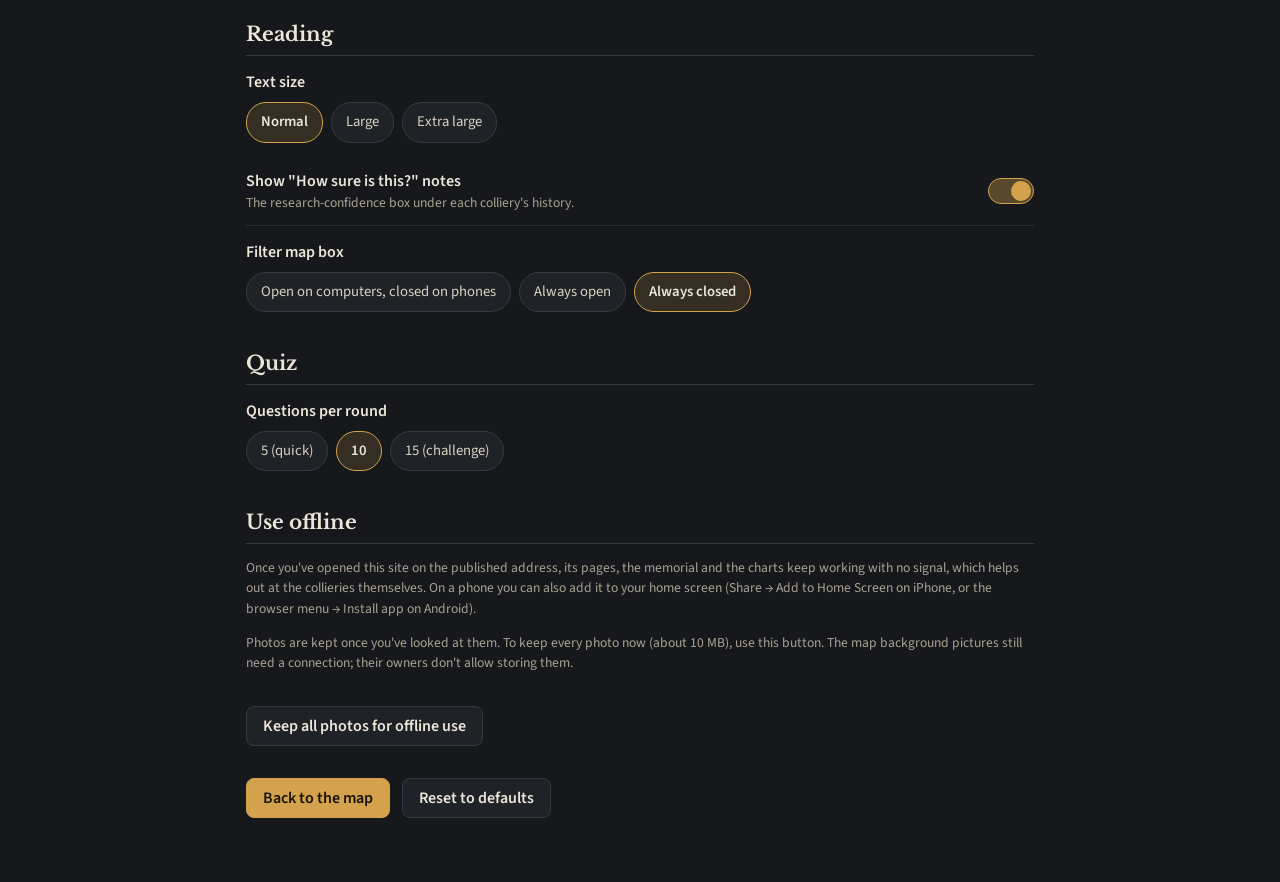
<file: settings.html>
<!doctype html>
<html lang="en">
<head>
  <meta charset="utf-8">
  <meta name="viewport" content="width=device-width, initial-scale=1, viewport-fit=cover">
  <title>Settings · Anthracite Collieries of Pennsylvania</title>
  <meta name="description" content="Customize how the Anthracite Collieries of Pennsylvania map looks and opens.">
  <link rel="icon" href="icons/headframe.svg" type="image/svg+xml">
  <link rel="manifest" href="manifest.webmanifest">
  <link rel="apple-touch-icon" href="icons/apple-touch-icon.png">
  <meta name="theme-color" content="#16181b">

  <link rel="preconnect" href="https://fonts.googleapis.com">
  <link rel="preconnect" href="https://fonts.gstatic.com" crossorigin>
  <link rel="stylesheet" href="https://fonts.googleapis.com/css2?family=Libre+Baskerville:wght@400;700&family=Source+Sans+3:wght@400;600&family=Stardos+Stencil:wght@700&display=swap">
  <link rel="stylesheet" href="css/style.css">
  <script src="js/settings-store.js"></script>
</head>
<body class="page">
  <header class="topbar">
    <a class="brand" href="index.html" aria-label="Back to the map">
      <img src="icons/headframe.svg" alt="" width="28" height="28">
      <span class="brand-text">
        <span class="brand-title">Anthracite Collieries</span>
        <span class="brand-sub">of Pennsylvania</span>
      </span>
    </a>
    <div class="site-menu" id="site-menu"></div>
  </header>

  <main class="page-main">
    <h1>Settings</h1>
    <p class="page-intro">Changes save automatically on this device and browser, and take effect the next time you open the map.</p>

    <form id="settings-form" class="settings" onsubmit="return false">

      <h2>Device</h2>

      <fieldset class="setting">
        <legend>Lay the site out for</legend>
        <div class="choices">
          <label><input type="radio" name="layout" value="phone"><span>📱 Phone</span></label>
          <label><input type="radio" name="layout" value="pc"><span>🖥️ Computer</span></label>
        </div>
        <p class="setting-note">Phone gives bigger buttons and details that slide up from the bottom. Computer shows details beside the map. This changes straight away.</p>
      </fieldset>

      <h2>Appearance</h2>

      <fieldset class="setting">
        <legend>Theme</legend>
        <div class="choices">
          <label><input type="radio" name="theme" value="dark"><span>🌙 Dark</span></label>
          <label><input type="radio" name="theme" value="light"><span>☀️ Light</span></label>
            <label><input type="radio" name="theme" value="mine"><span>⛏️ Mine</span></label>
          <label><input type="radio" name="theme" value="auto"><span>Match my device</span></label>
        </div>
        <p class="setting-note">Light is easier to read outdoors in bright sun. This changes straight away.</p>
      </fieldset>

      <label class="setting switch-row">
        <span class="setting-text">
          <span class="setting-title">Smooth animations</span>
          <span class="setting-note">The map glides between collieries. Turn off to jump straight there instead (easier on motion sickness and slow phones).</span>
        </span>
        <input type="checkbox" name="motion" class="switch">
      </label>

      <h2>Map</h2>

      <fieldset class="setting">
        <legend>Starting map</legend>
        <div class="choices">
          <label><input type="radio" name="baseLayer" value="satellite"><span>Satellite</span></label>
          <label><input type="radio" name="baseLayer" value="aerial80s"><span>1980s aerial</span></label>
          <label><input type="radio" name="baseLayer" value="oldtopo"><span>Old USGS topo</span></label>
          <label><input type="radio" name="baseLayer" value="topo"><span>Topographic</span></label>
          <label><input type="radio" name="baseLayer" value="streets"><span>Street map</span></label>
        </div>
      </fieldset>

      <label class="setting switch-row">
        <span class="setting-text">
          <span class="setting-title">Show place labels</span>
          <span class="setting-note">Town and county names over the satellite view.</span>
        </span>
        <input type="checkbox" name="placeLabels" class="switch">
      </label>

      <fieldset class="setting">
        <legend>When the map opens</legend>
        <div class="choices">
          <label><input type="radio" name="startView" value="region"><span>Show the whole region</span></label>
          <label><input type="radio" name="startView" value="last"><span>Go back to where I left off</span></label>
        </div>
      </fieldset>

      <label class="setting switch-row">
        <span class="setting-text">
          <span class="setting-title">Show my location when the map opens</span>
          <span class="setting-note">Puts your blue dot on the map right away, without moving the map. Your browser will ask permission the first time.</span>
        </span>
        <input type="checkbox" name="autoLocate" class="switch">
      </label>

      <fieldset class="setting">
        <legend>Distances in</legend>
        <div class="choices">
          <label><input type="radio" name="units" value="mi"><span>Miles</span></label>
          <label><input type="radio" name="units" value="km"><span>Kilometers</span></label>
        </div>
      </fieldset>

      <fieldset class="setting">
        <legend>Timeline playback speed</legend>
        <div class="choices">
          <label><input type="radio" name="playSpeed" value="slow"><span>Slow</span></label>
          <label><input type="radio" name="playSpeed" value="normal"><span>Normal</span></label>
          <label><input type="radio" name="playSpeed" value="fast"><span>Fast</span></label>
        </div>
      </fieldset>

      <h2>Markers</h2>

      <fieldset class="setting">
        <legend>Marker size</legend>
        <div class="choices">
          <label><input type="radio" name="markerSize" value="small"><span>Small</span></label>
          <label><input type="radio" name="markerSize" value="normal"><span>Normal</span></label>
          <label><input type="radio" name="markerSize" value="large"><span>Large</span></label>
        </div>
      </fieldset>

      <label class="setting switch-row">
        <span class="setting-text">
          <span class="setting-title">Group nearby sites</span>
          <span class="setting-note">Combine close-together pins into numbered circles when zoomed out.</span>
        </span>
        <input type="checkbox" name="clustering" class="switch">
      </label>

      <label class="setting switch-row">
        <span class="setting-text">
          <span class="setting-title">Show names on the map</span>
          <span class="setting-note">When you zoom in close, each pin gets its colliery's name beside it.</span>
        </span>
        <input type="checkbox" name="mapLabels" class="switch">
      </label>

      <h2>Reading</h2>

      <fieldset class="setting">
        <legend>Text size</legend>
        <div class="choices">
          <label><input type="radio" name="textSize" value="normal"><span>Normal</span></label>
          <label><input type="radio" name="textSize" value="large"><span>Large</span></label>
          <label><input type="radio" name="textSize" value="xlarge"><span>Extra large</span></label>
        </div>
      </fieldset>

      <label class="setting switch-row">
        <span class="setting-text">
          <span class="setting-title">Show "How sure is this?" notes</span>
          <span class="setting-note">The research-confidence box under each colliery's history.</span>
        </span>
        <input type="checkbox" name="showConfidence" class="switch">
      </label>

      <fieldset class="setting">
        <legend>Filter map box</legend>
        <div class="choices">
          <label><input type="radio" name="filterBox" value="auto"><span>Open on computers, closed on phones</span></label>
          <label><input type="radio" name="filterBox" value="open"><span>Always open</span></label>
          <label><input type="radio" name="filterBox" value="closed"><span>Always closed</span></label>
        </div>
      </fieldset>

      <h2>Quiz</h2>

      <fieldset class="setting">
        <legend>Questions per round</legend>
        <div class="choices">
          <label><input type="radio" name="quizLength" value="5"><span>5 (quick)</span></label>
          <label><input type="radio" name="quizLength" value="10"><span>10</span></label>
          <label><input type="radio" name="quizLength" value="15"><span>15 (challenge)</span></label>
        </div>
      </fieldset>

      <h2>Use offline</h2>

      <div class="setting offline-setting">
        <p class="setting-note">Once you've opened this site on the published address, its pages, the memorial and the charts keep working with no signal, which helps out at the collieries themselves. On a phone you can also add it to your home screen (Share → Add to Home Screen on iPhone, or the browser menu → Install app on Android).</p>
        <p class="setting-note">Photos are kept once you've looked at them. To keep every photo now (about <span id="offline-size">10 MB</span>), use this button. The map background pictures still need a connection; their owners don't allow storing them.</p>
        <div class="settings-actions">
          <button type="button" class="button" id="offline-save">Keep all photos for offline use</button>
          <span id="offline-status" class="save-status" role="status"></span>
        </div>
      </div>

      <div class="settings-actions">
        <a class="button primary" href="index.html">Back to the map</a>
        <button type="button" class="button" id="reset-settings">Reset to defaults</button>
        <span id="save-status" class="save-status" role="status"></span>
      </div>
    </form>
  </main>

  <script src="js/menu.js"></script>
  <script src="js/settings-page.js"></script>
</body>
</html>
</file>
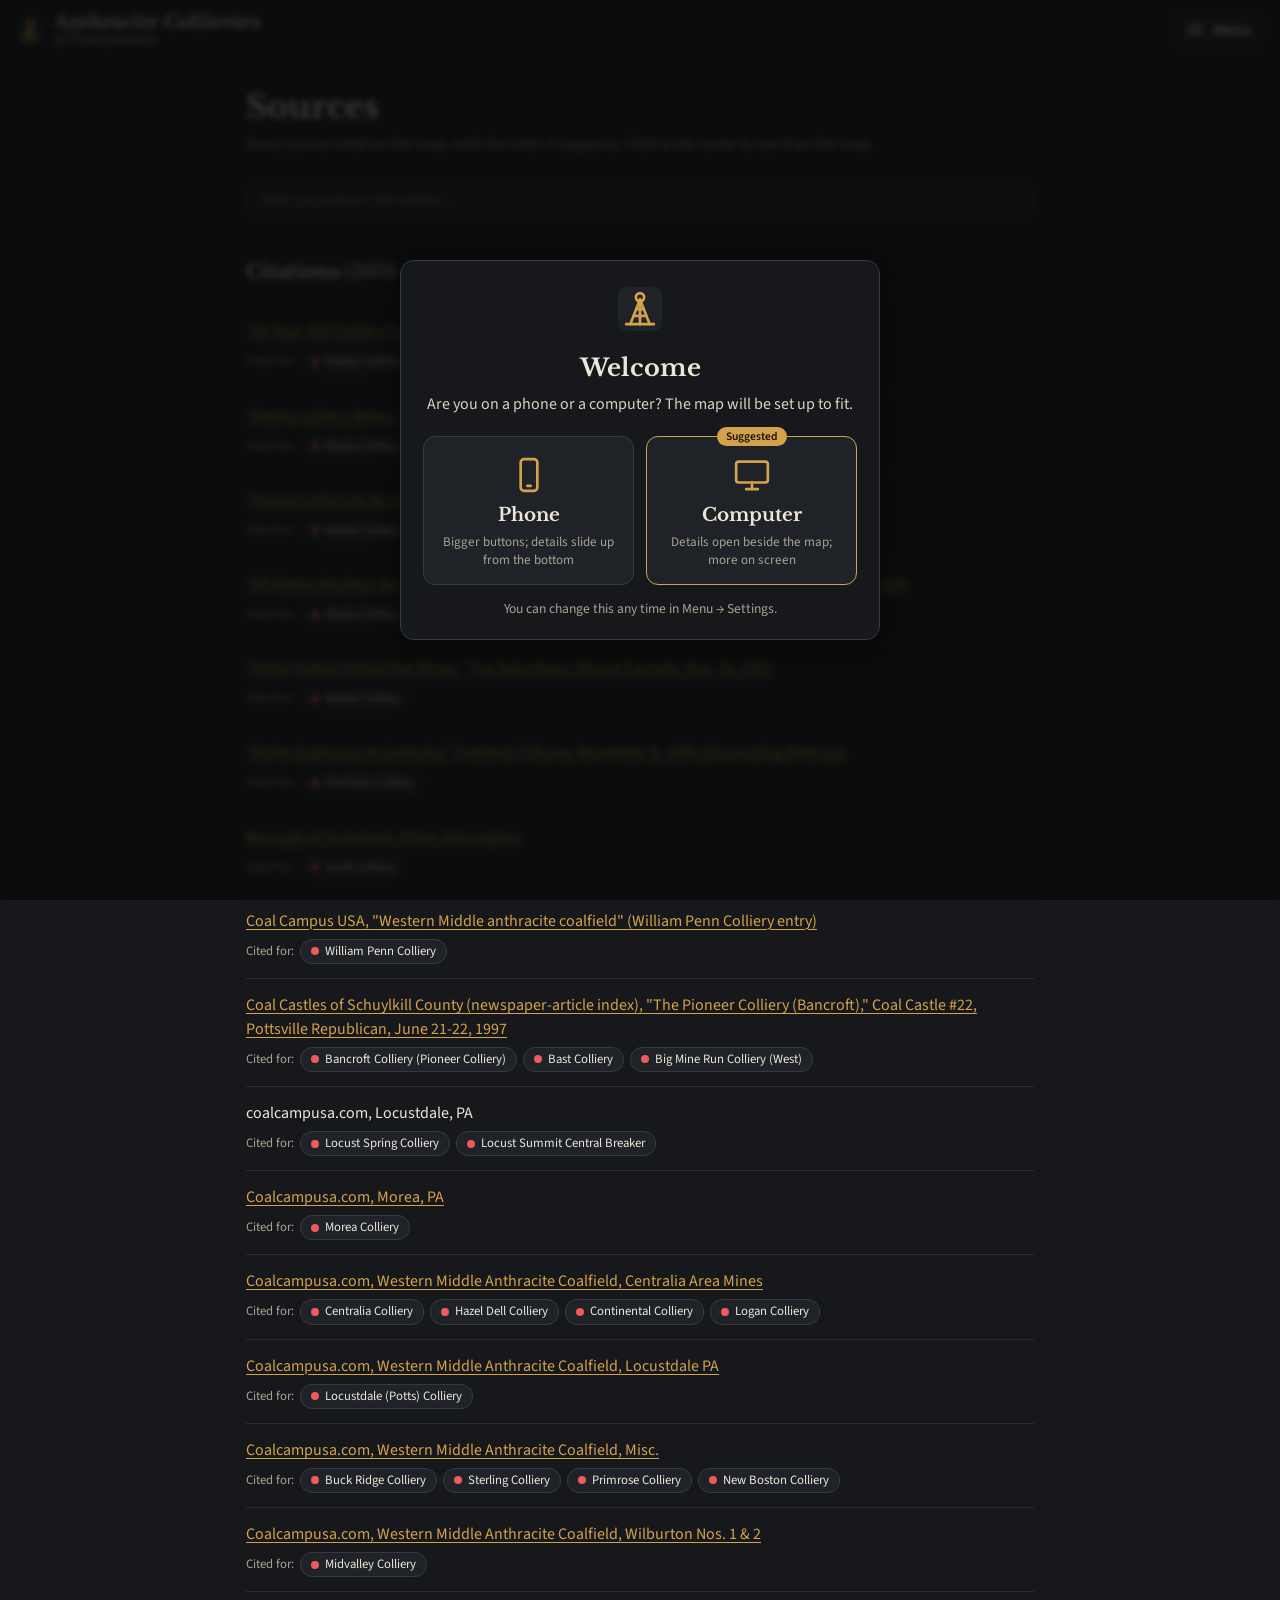
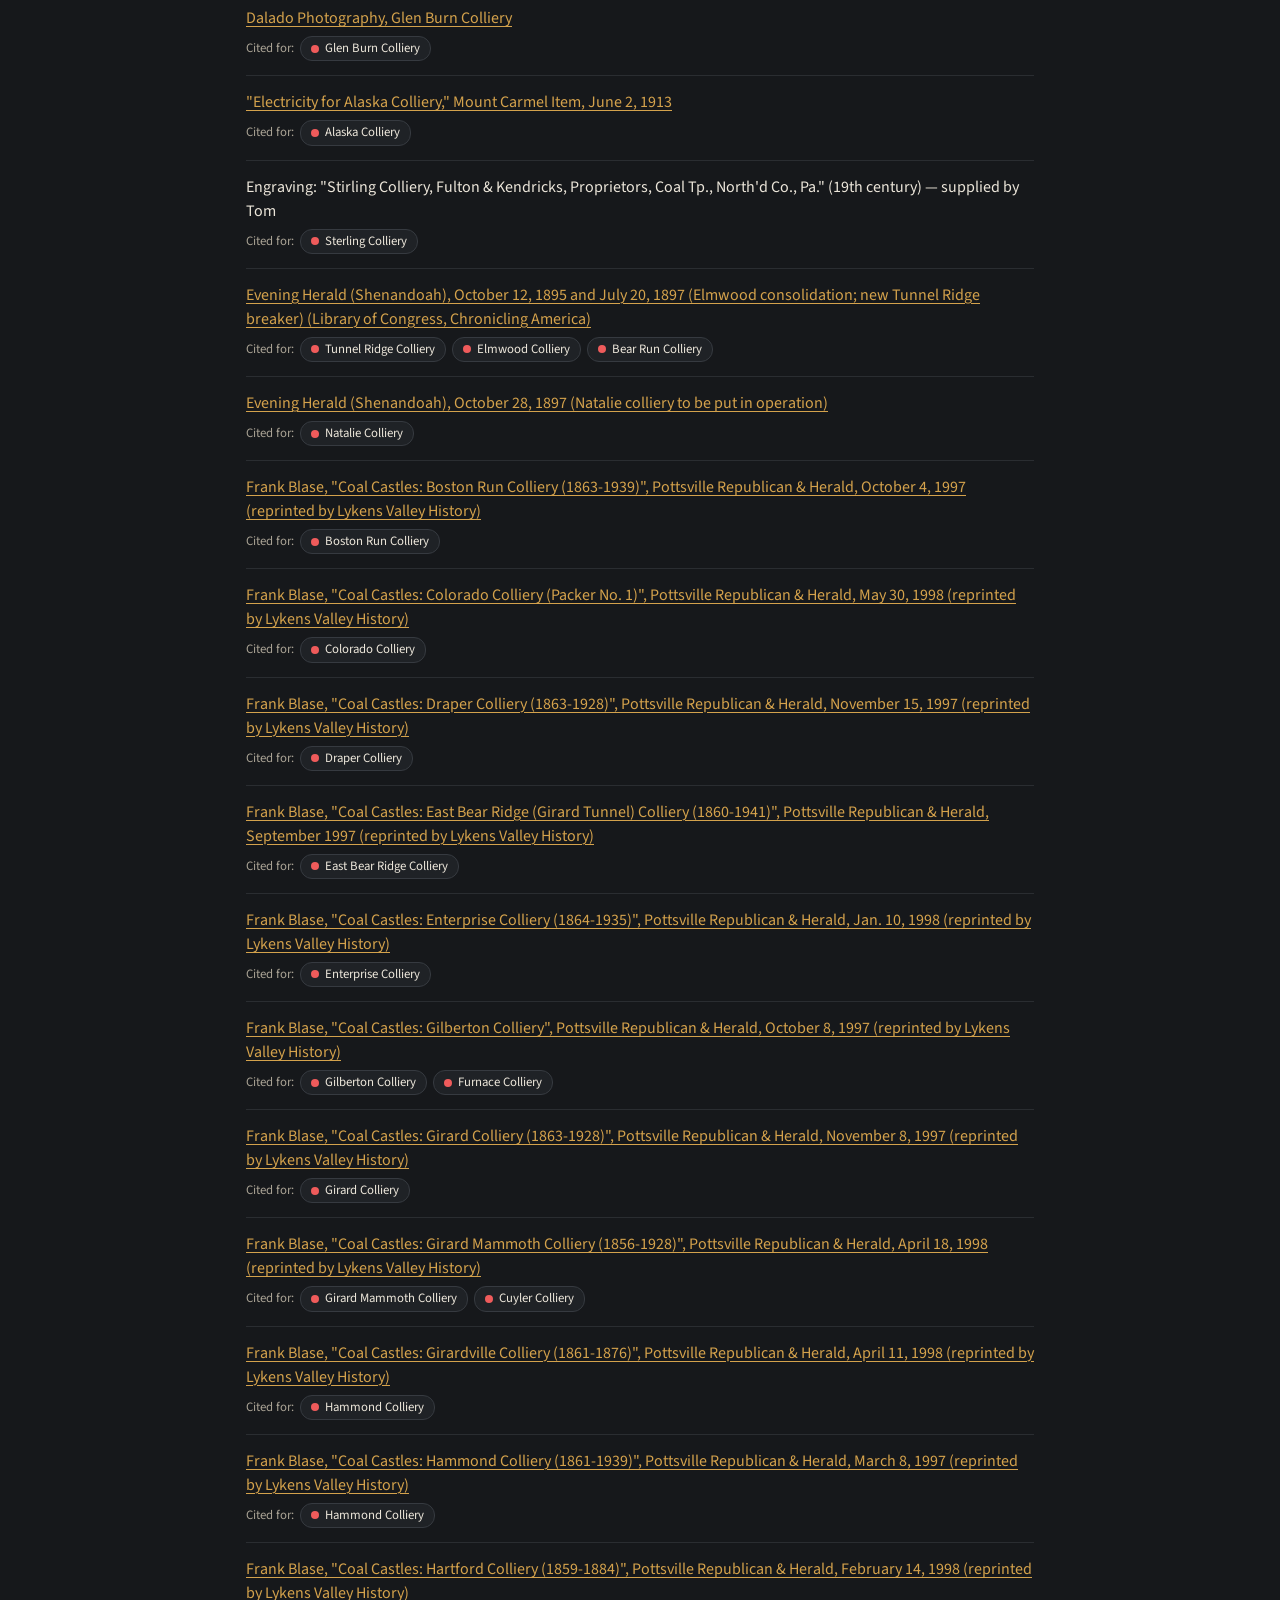
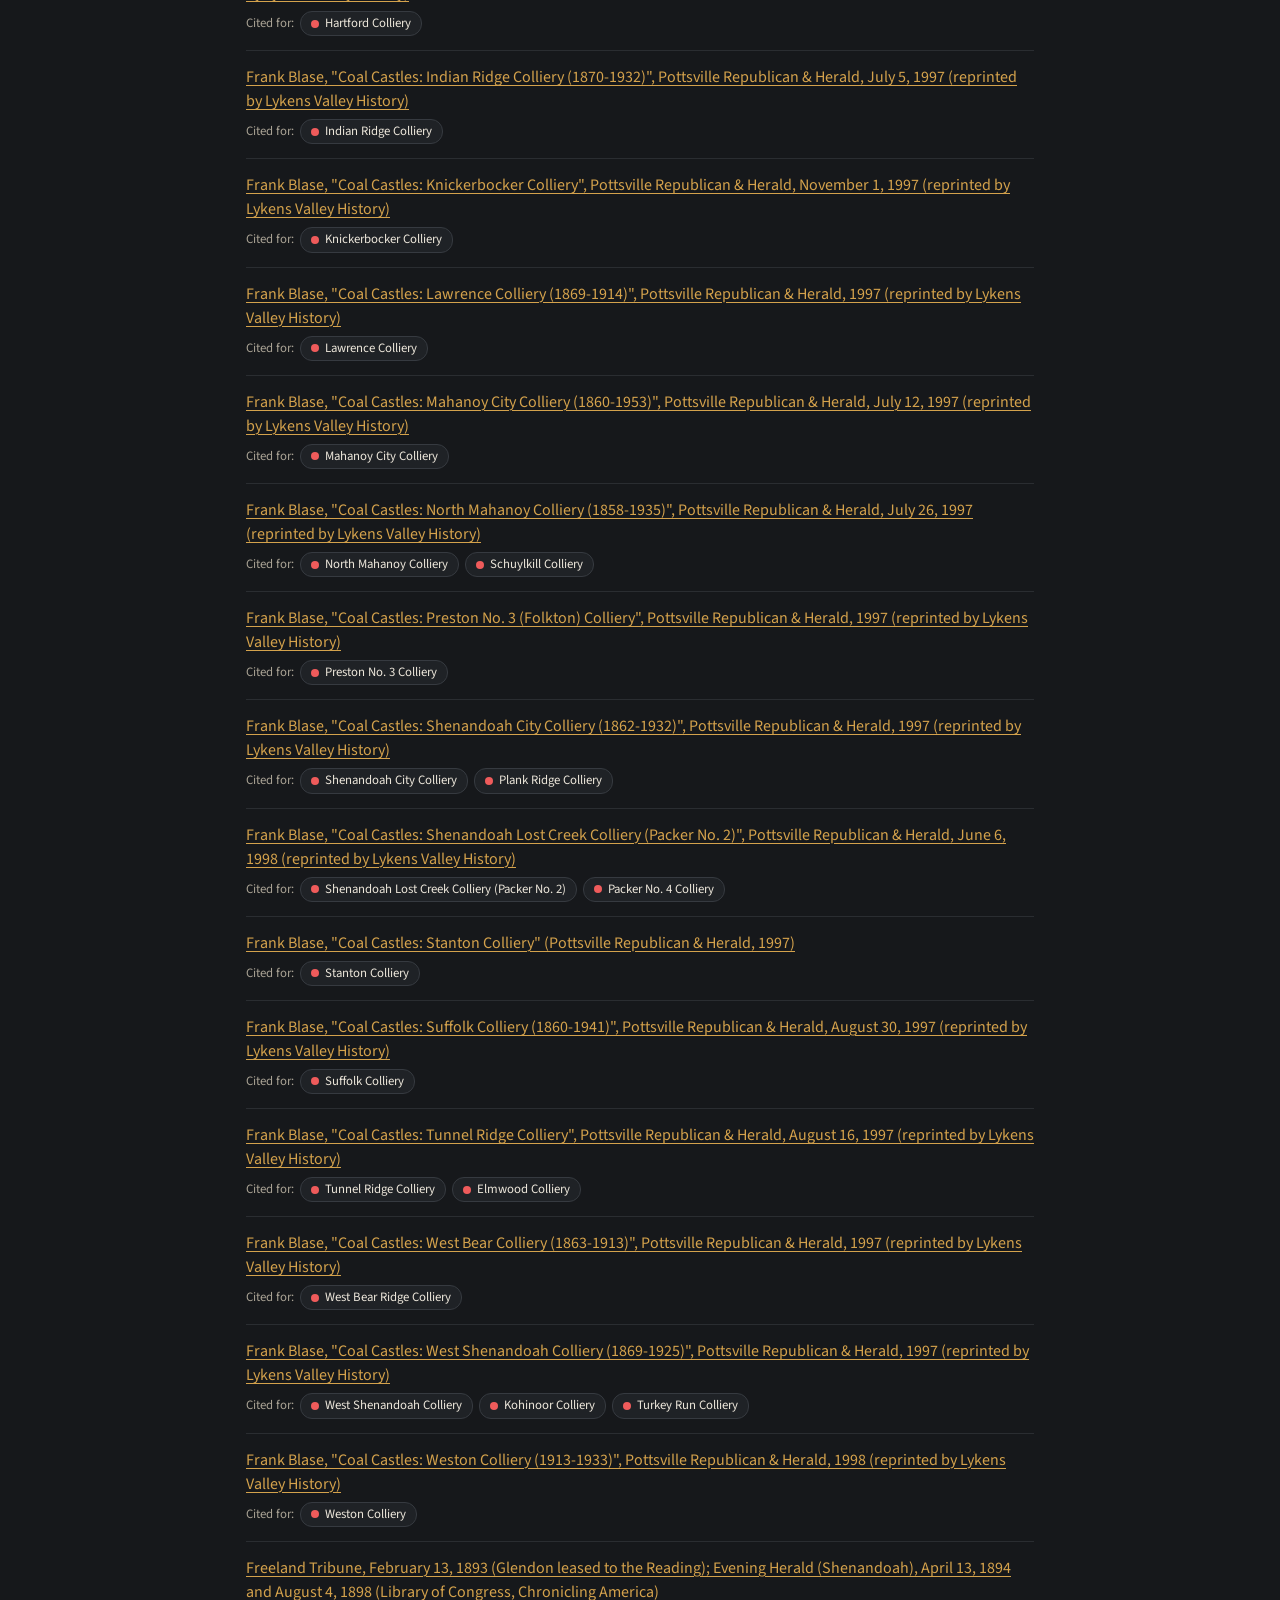
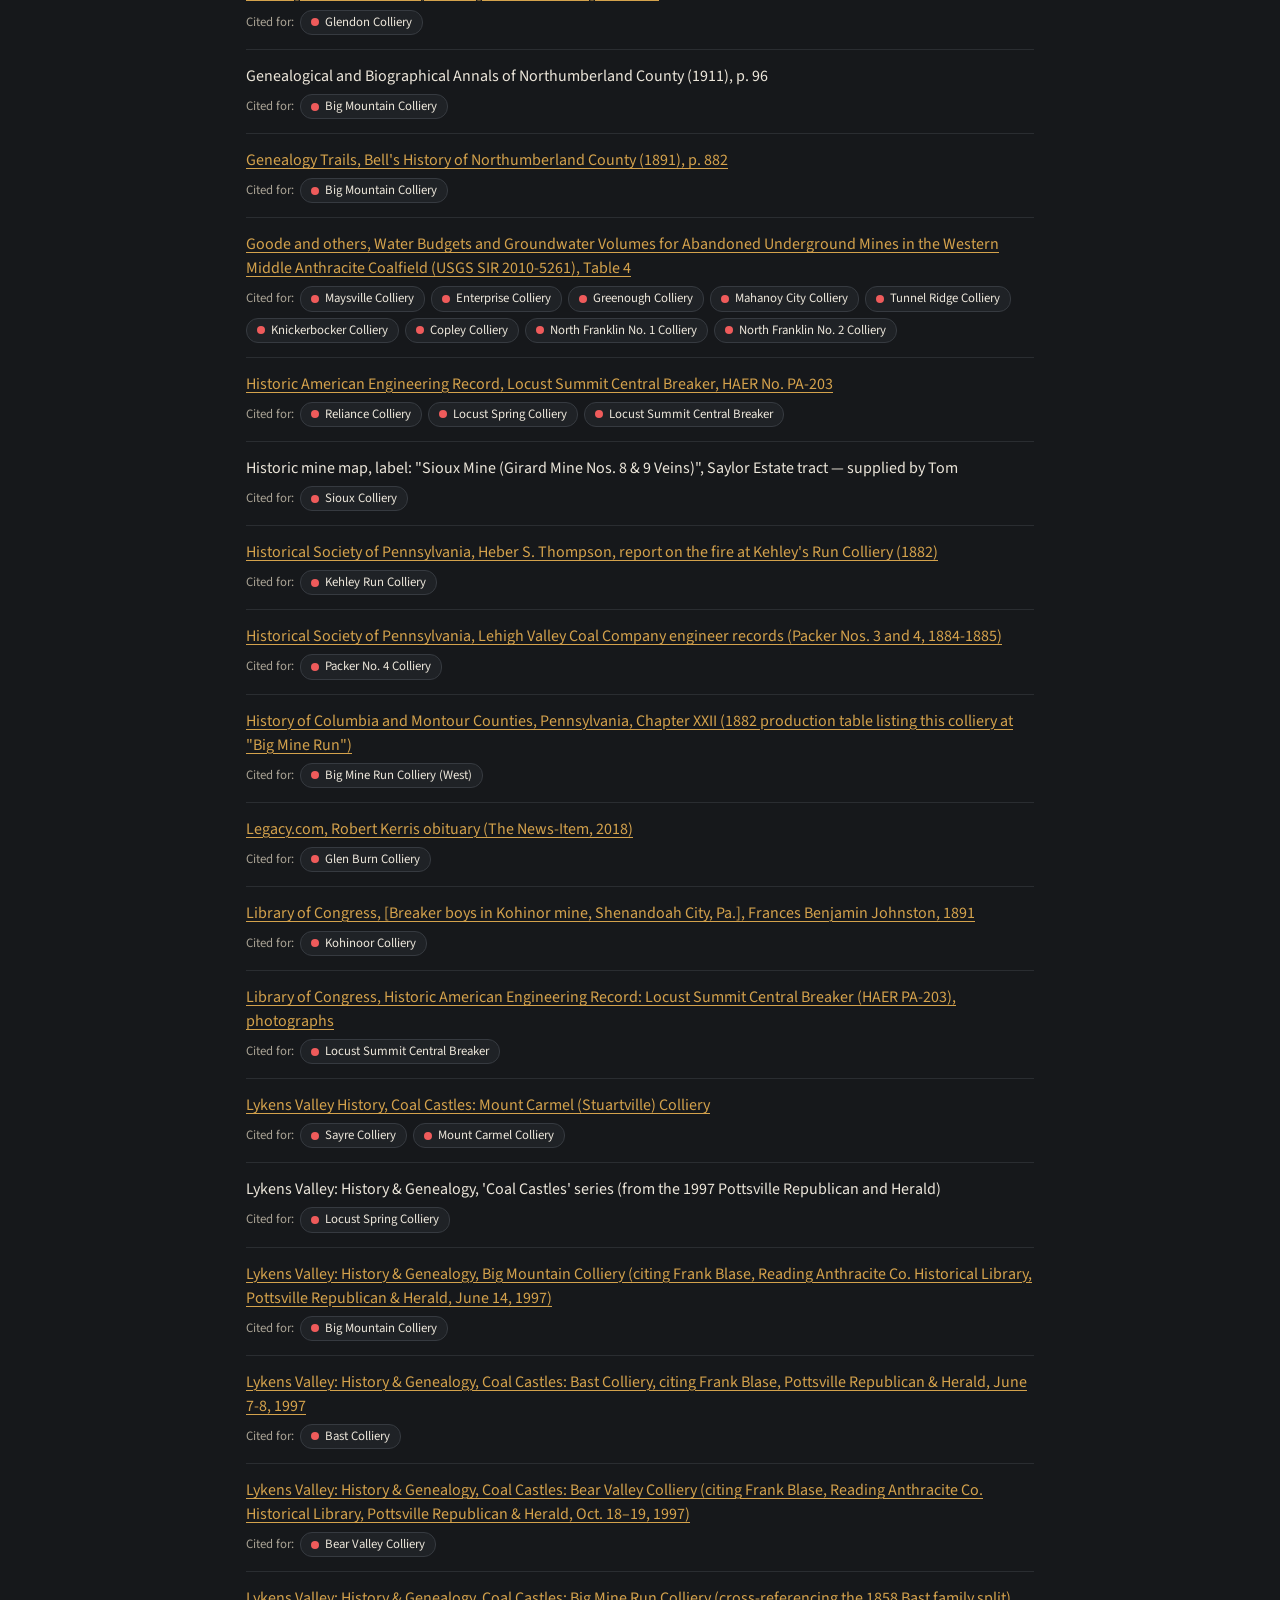
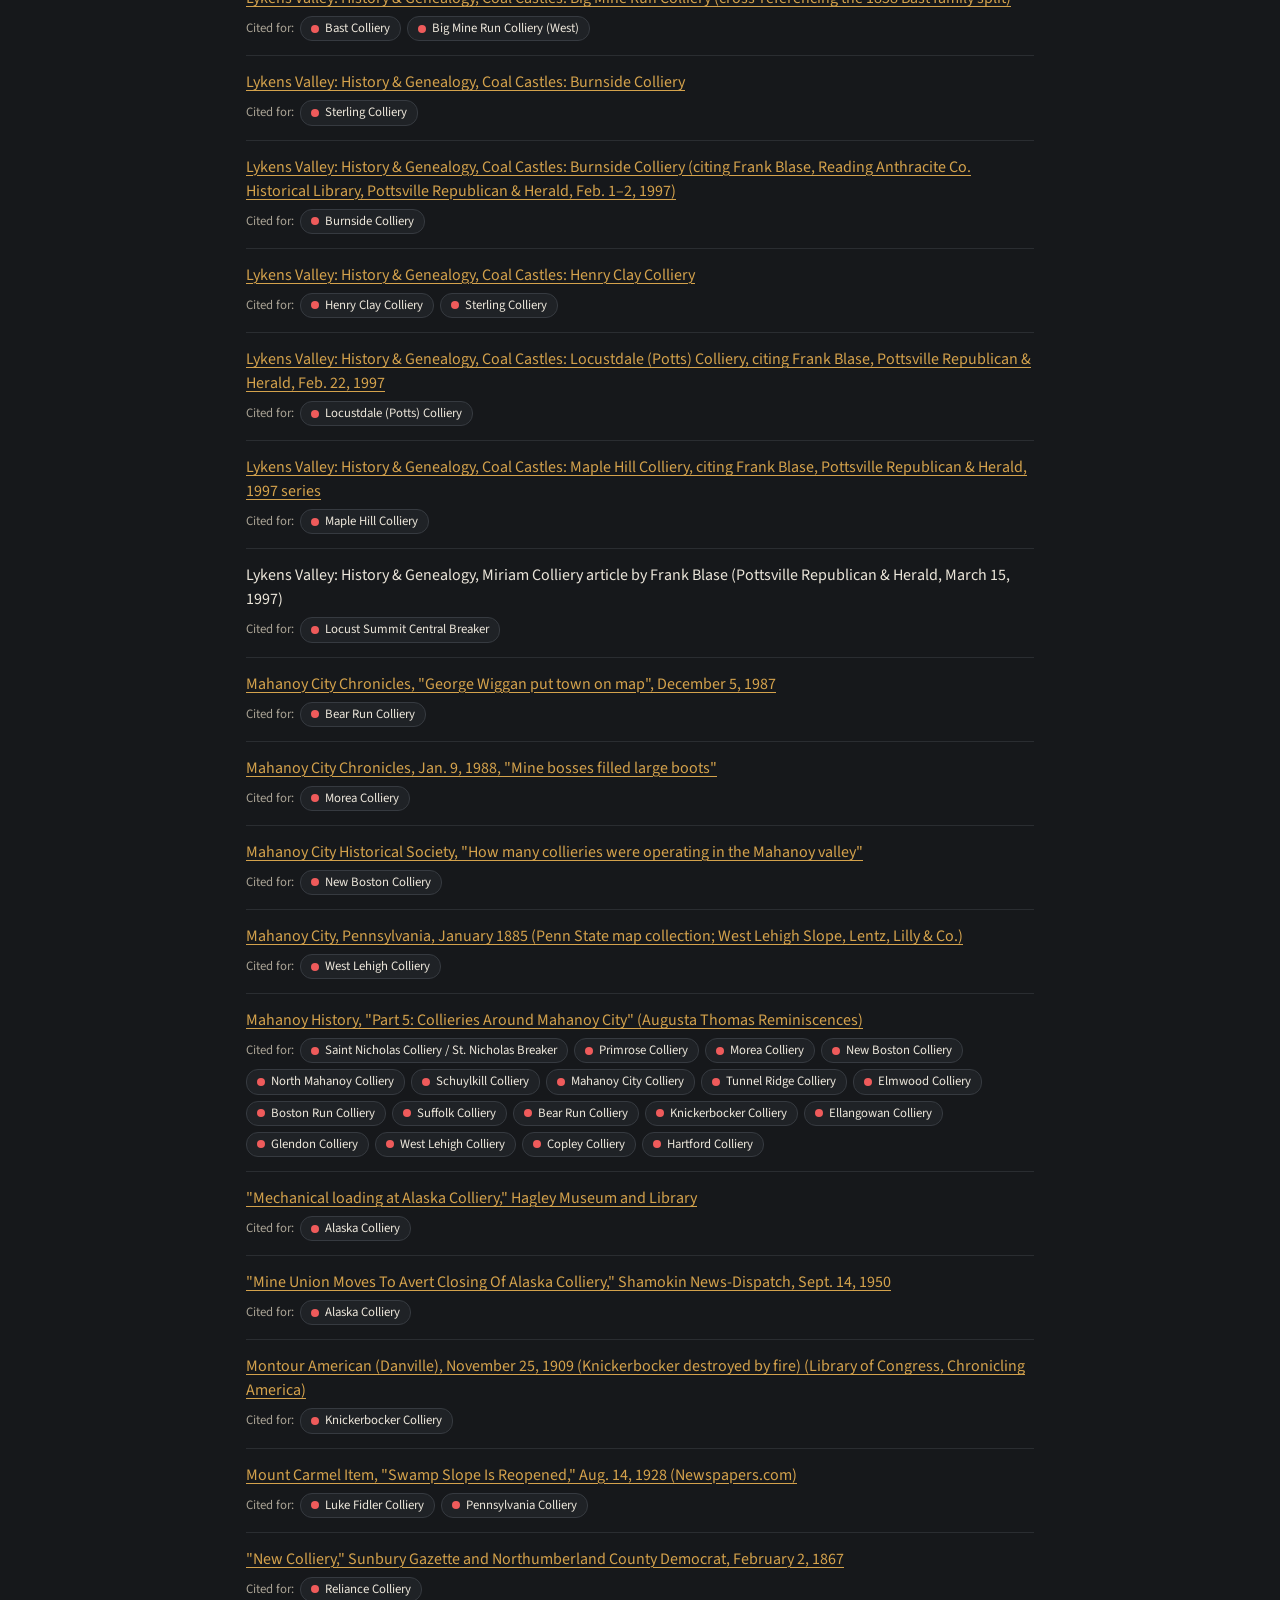
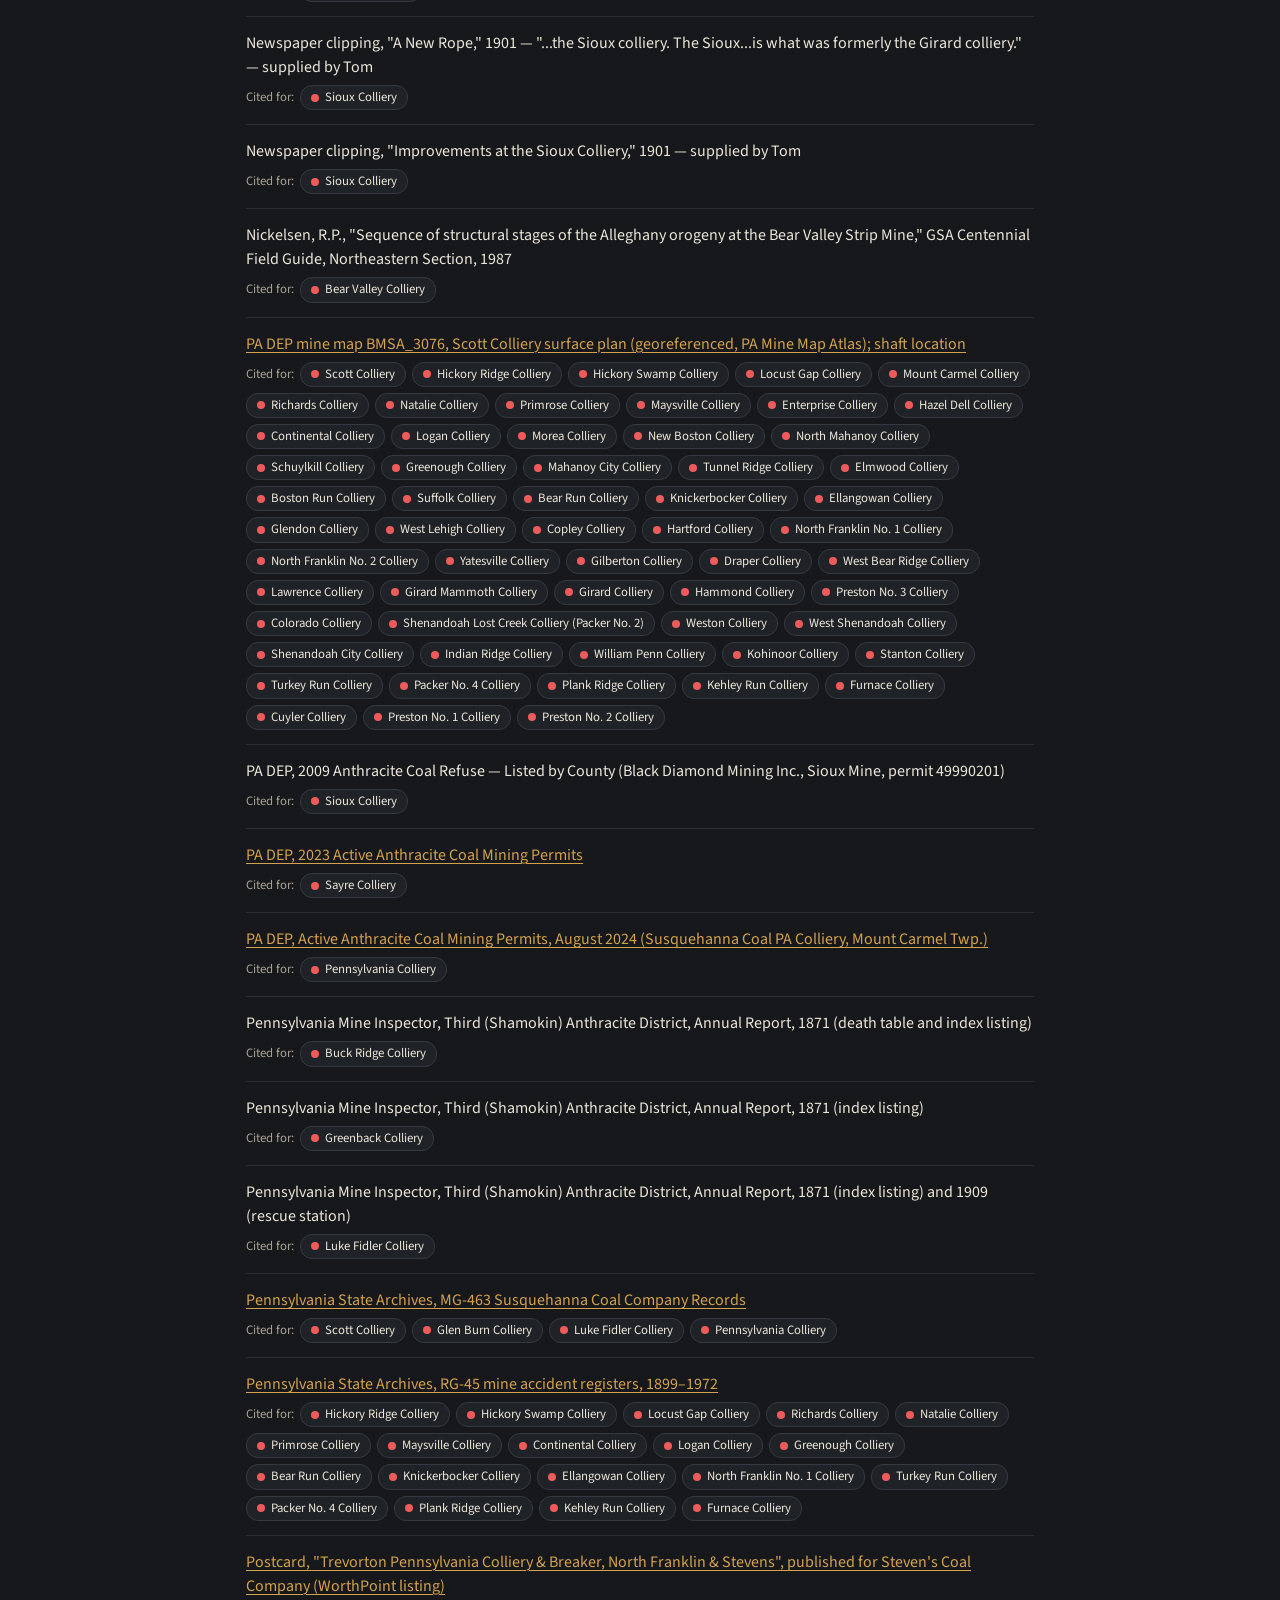
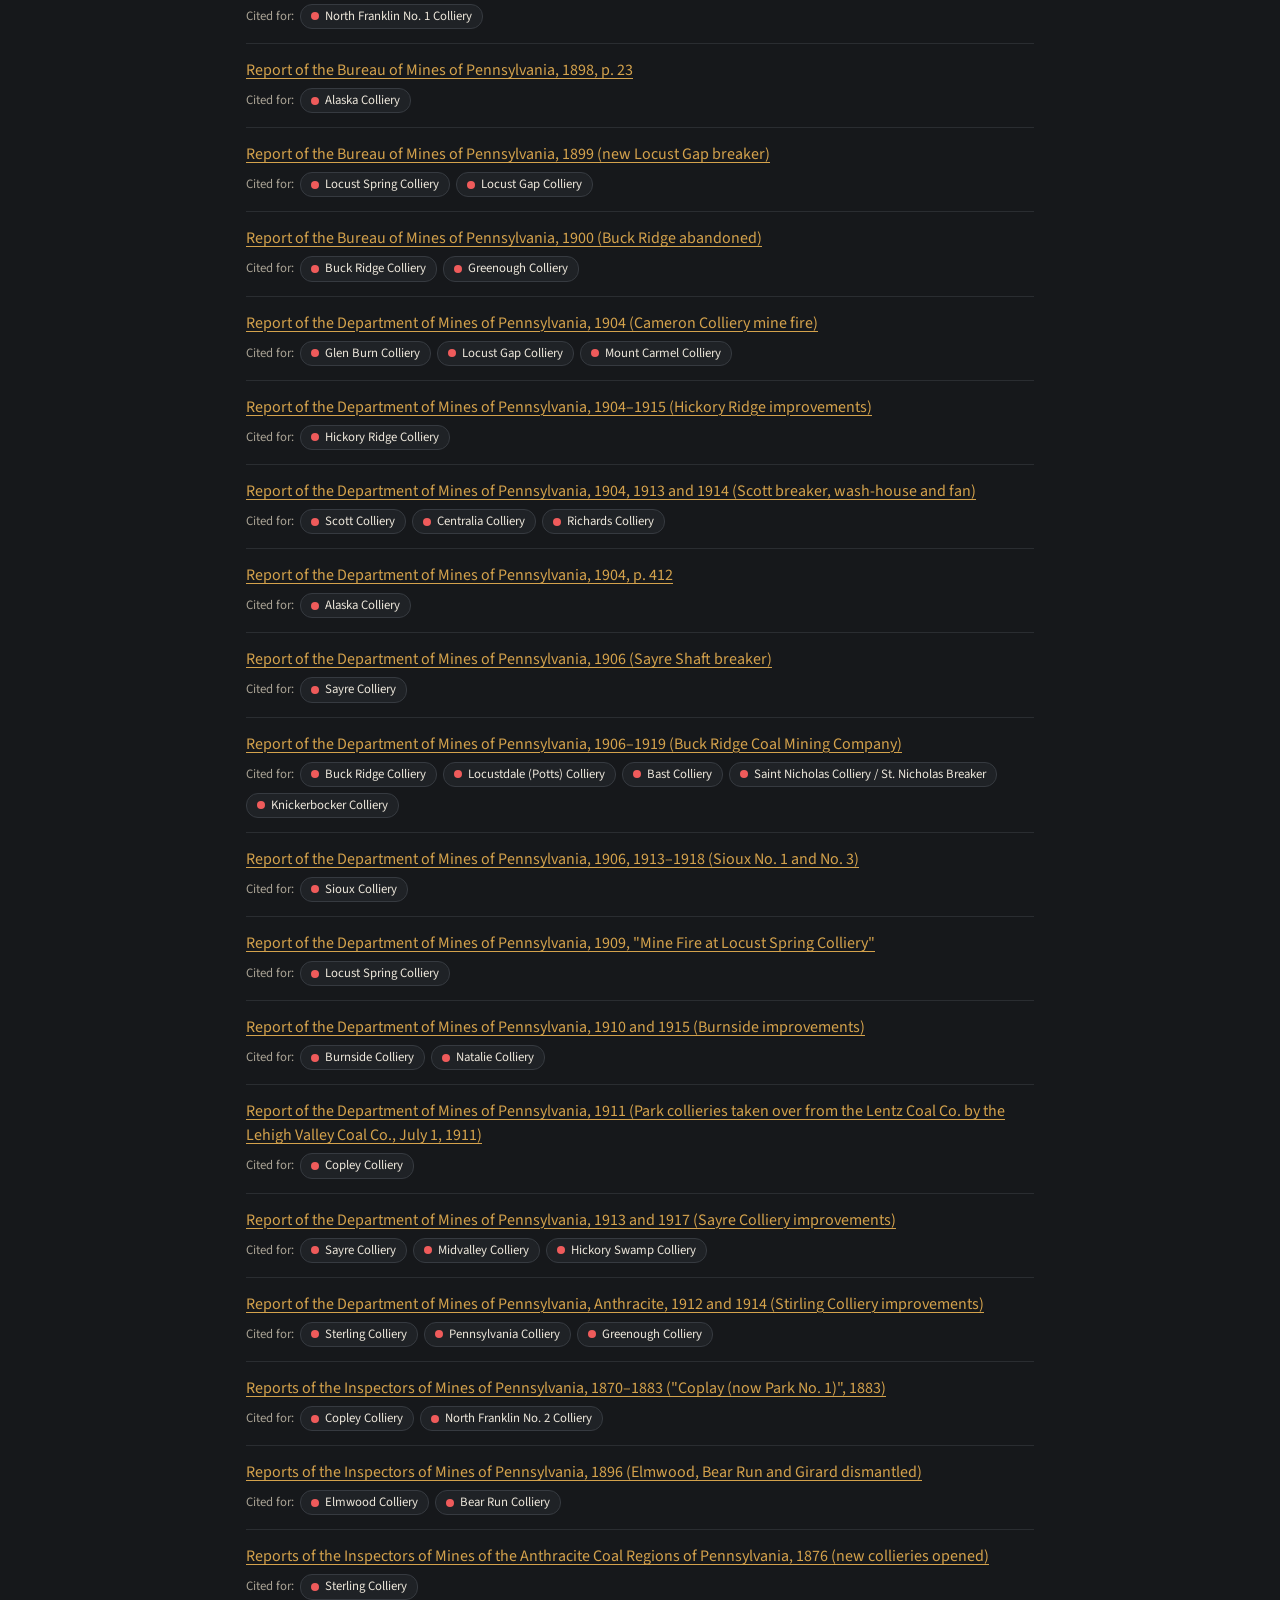
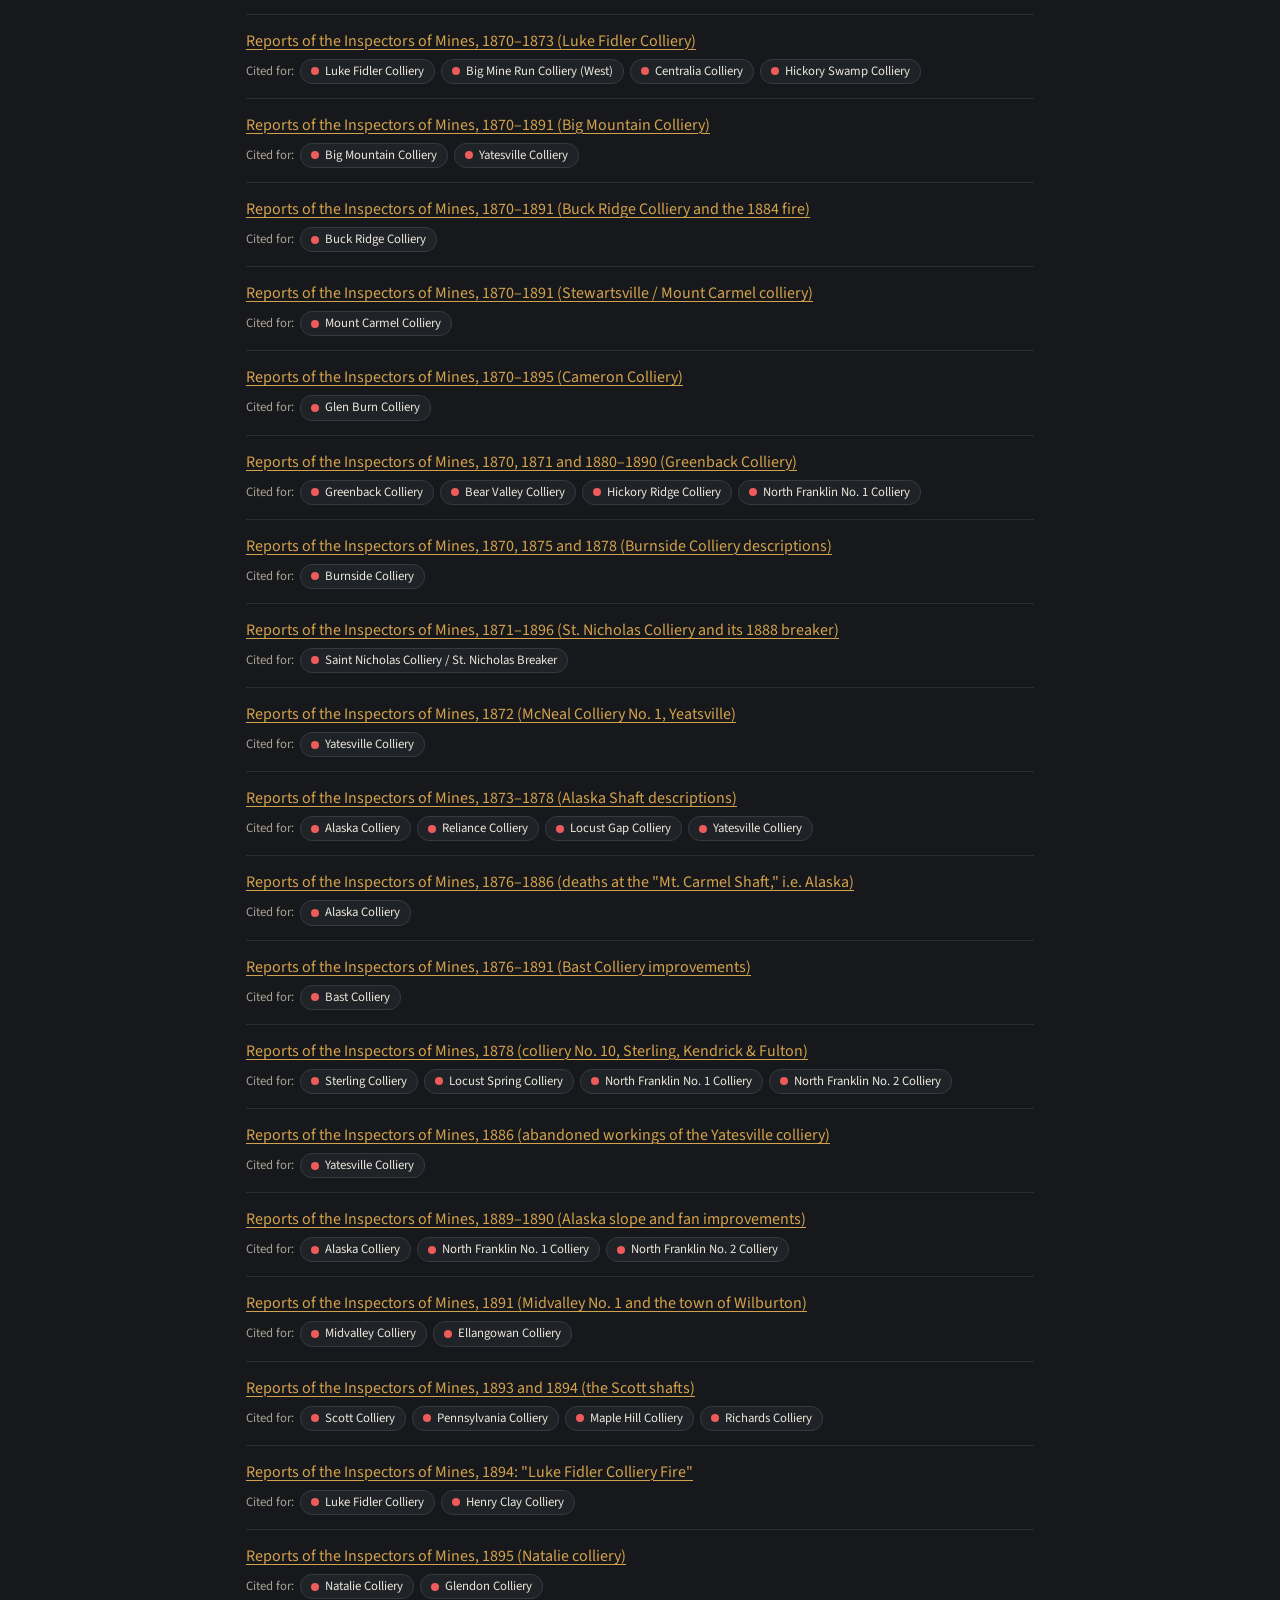
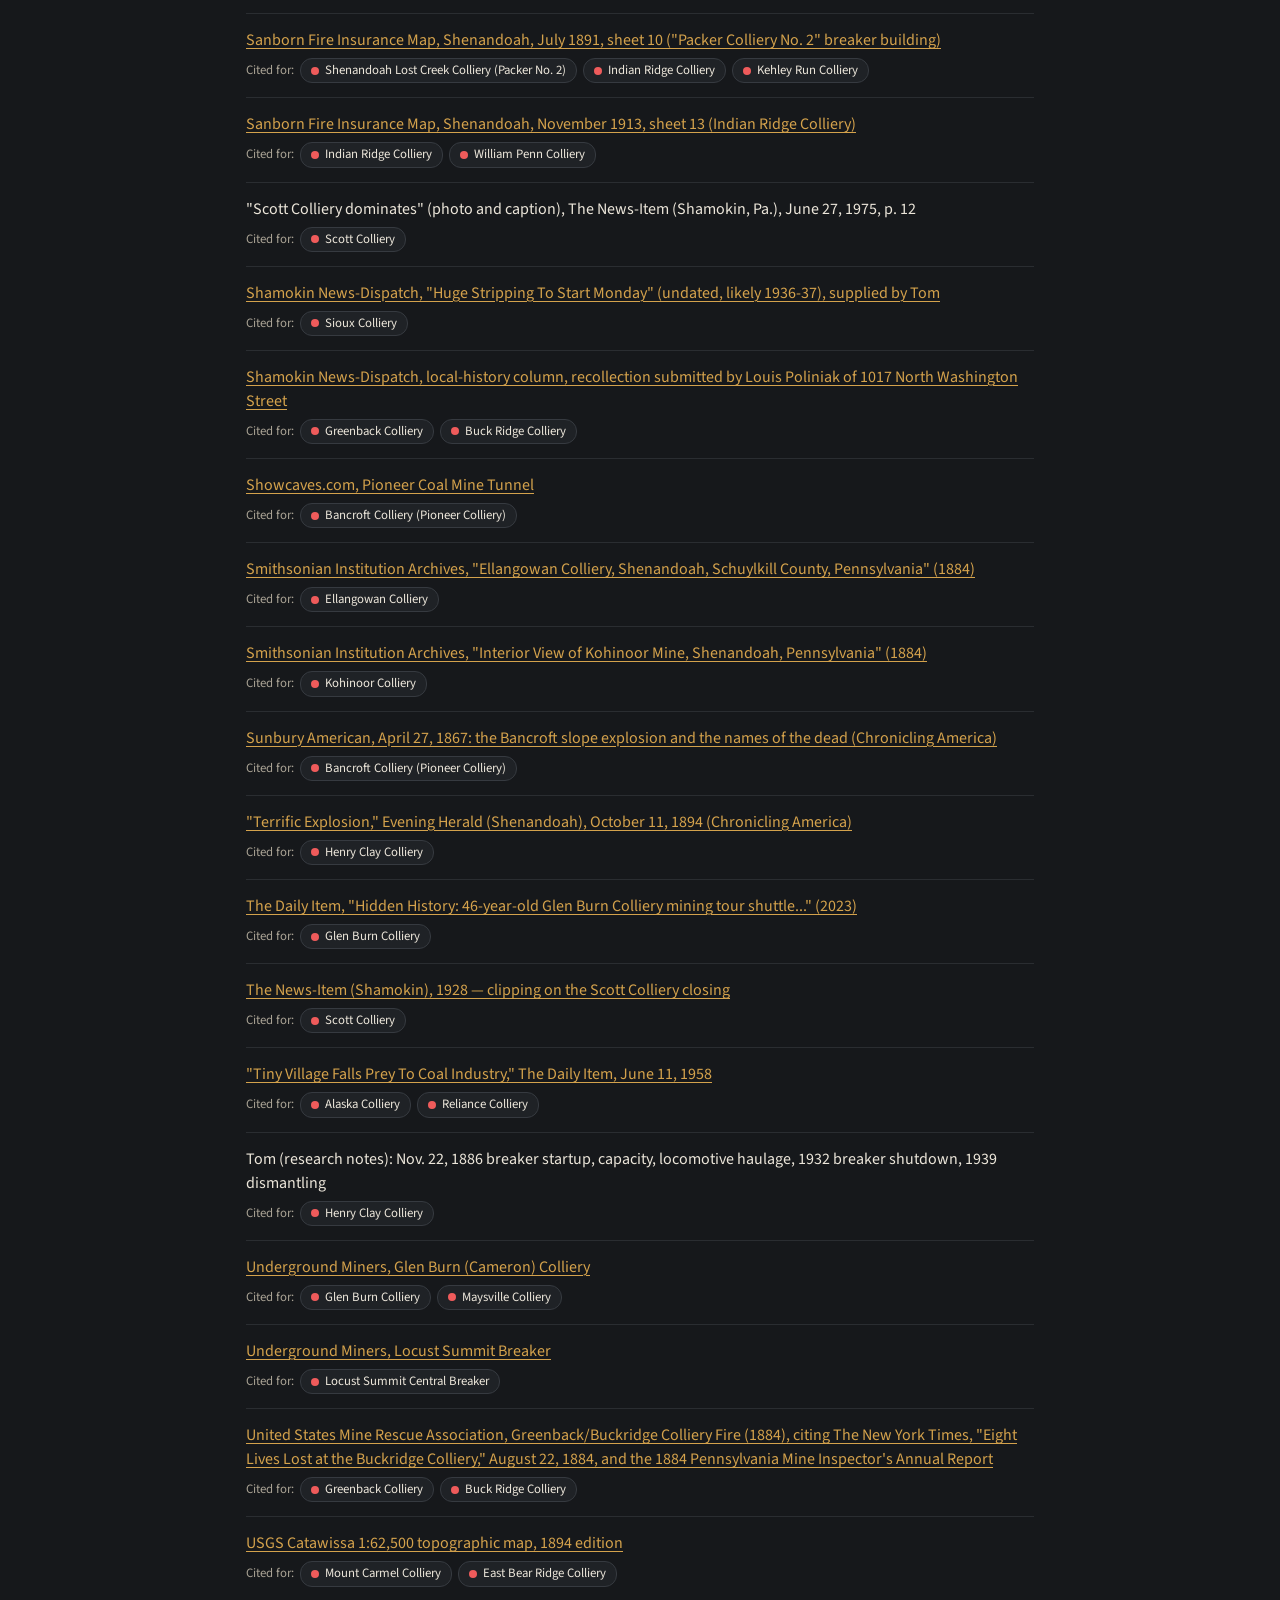
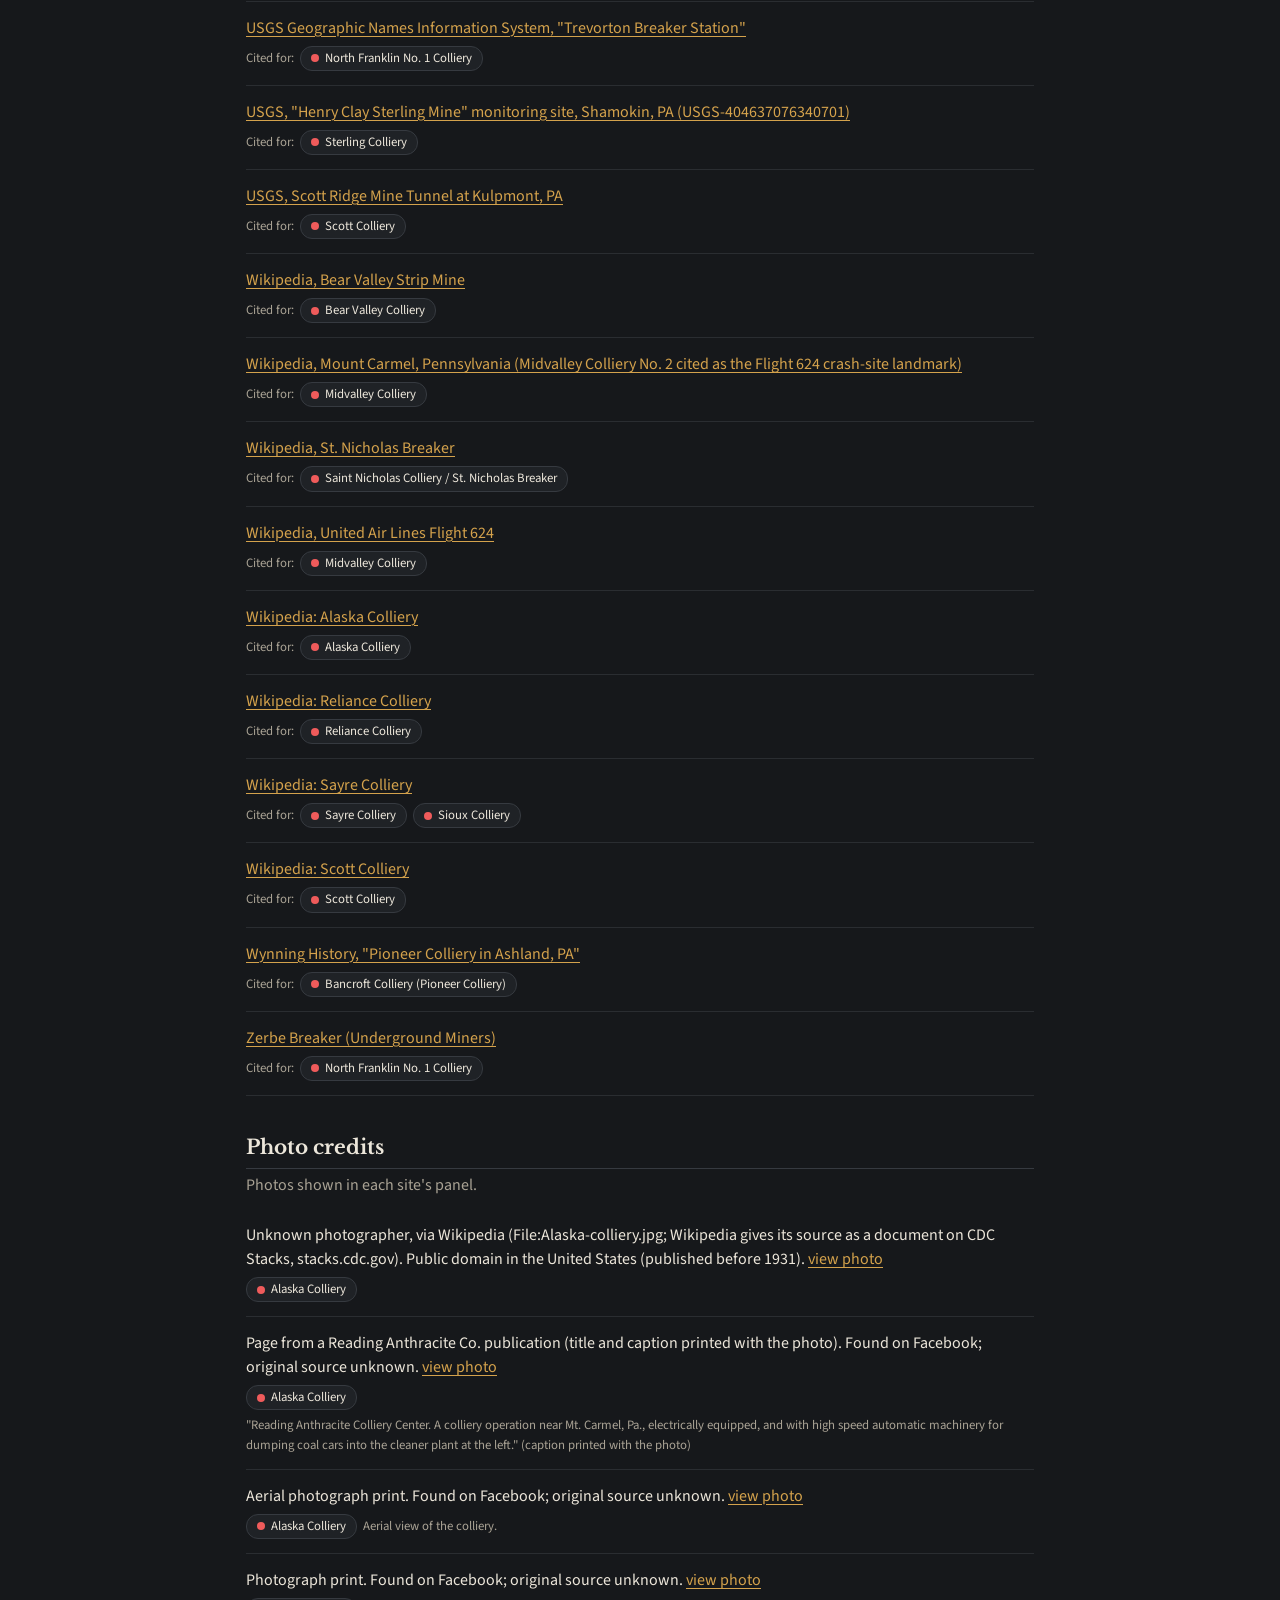
<file: sources.html>
<!doctype html>
<html lang="en">
<head>
  <meta charset="utf-8">
  <meta name="viewport" content="width=device-width, initial-scale=1, viewport-fit=cover">
  <title>Sources · Anthracite Collieries of Pennsylvania</title>
  <meta name="description" content="Every source and photo credit used on the Anthracite Collieries of Pennsylvania map.">
  <link rel="icon" href="icons/headframe.svg" type="image/svg+xml">
  <link rel="manifest" href="manifest.webmanifest">
  <link rel="apple-touch-icon" href="icons/apple-touch-icon.png">
  <meta name="theme-color" content="#16181b">

  <meta property="og:type" content="website">
  <meta property="og:site_name" content="Anthracite Collieries of Pennsylvania">
  <meta property="og:title" content="Sources · Anthracite Collieries of Pennsylvania">
  <meta property="og:description" content="Every source and photo credit used on the Anthracite Collieries of Pennsylvania map.">
  <meta property="og:url" content="https://theman42069.github.io/anthracite-collieries/sources.html">
  <meta property="og:image" content="https://theman42069.github.io/anthracite-collieries/icons/social-card.jpg">
  <meta property="og:image:width" content="1200">
  <meta property="og:image:height" content="630">
  <meta name="twitter:card" content="summary_large_image">

  <link rel="preconnect" href="https://fonts.googleapis.com">
  <link rel="preconnect" href="https://fonts.gstatic.com" crossorigin>
  <link rel="stylesheet" href="https://fonts.googleapis.com/css2?family=Libre+Baskerville:wght@400;700&family=Source+Sans+3:wght@400;600&family=Stardos+Stencil:wght@700&display=swap">
  <link rel="stylesheet" href="css/style.css">
  <script src="js/settings-store.js"></script>
  <script src="js/util.js"></script>
</head>
<body class="page">
  <header class="topbar">
    <a class="brand" href="index.html" aria-label="Back to the map">
      <img src="icons/headframe.svg" alt="" width="28" height="28">
      <span class="brand-text">
        <span class="brand-title">Anthracite Collieries</span>
        <span class="brand-sub">of Pennsylvania</span>
      </span>
    </a>
    <div class="site-menu" id="site-menu"></div>
  </header>

  <main class="page-main">
    <h1>Sources</h1>
    <p class="page-intro">Every source cited on the map, with the sites it supports. Click a site name to see it on the map.</p>

    <div id="status" class="status" role="status" hidden></div>

    <label for="cite-filter" class="visually-hidden">Filter sources</label>
    <input id="cite-filter" class="cite-filter" type="search" placeholder="Filter sources or site names…" autocomplete="off">

    <h2>Citations <span id="cite-count" class="section-intro"></span></h2>
    <ul id="cite-list" class="cite-list"></ul>

    <h2>Photo credits</h2>
    <p class="section-intro">Photos shown in each site's panel.</p>
    <ul id="photo-list" class="cite-list"></ul>

    <h2>Map tiles</h2>
    <ul class="cite-list">
      <li><div class="cite-title">Satellite imagery and place labels: <a href="https://www.esri.com/" target="_blank" rel="noopener">Esri</a> (Source: Esri, Maxar, Earthstar Geographics, and the GIS User Community)</div></li>
      <li><div class="cite-title">Old USGS topo maps: scanned USGS topographic maps, © 2013 National Geographic Society, i-cubed, via <a href="https://www.esri.com/" target="_blank" rel="noopener">Esri</a></div></li>
      <li><div class="cite-title">Topographic (modern): <a href="https://opentopomap.org" target="_blank" rel="noopener">OpenTopoMap</a> (CC-BY-SA), map data © <a href="https://www.openstreetmap.org/copyright" target="_blank" rel="noopener">OpenStreetMap</a> contributors, SRTM</div></li>
      <li><div class="cite-title">Street map: © <a href="https://www.openstreetmap.org/copyright" target="_blank" rel="noopener">OpenStreetMap</a> contributors</div></li>
    </ul>
  </main>

  <script src="js/menu.js"></script>
  <script src="js/sources.js"></script>
</body>
</html>
</file>
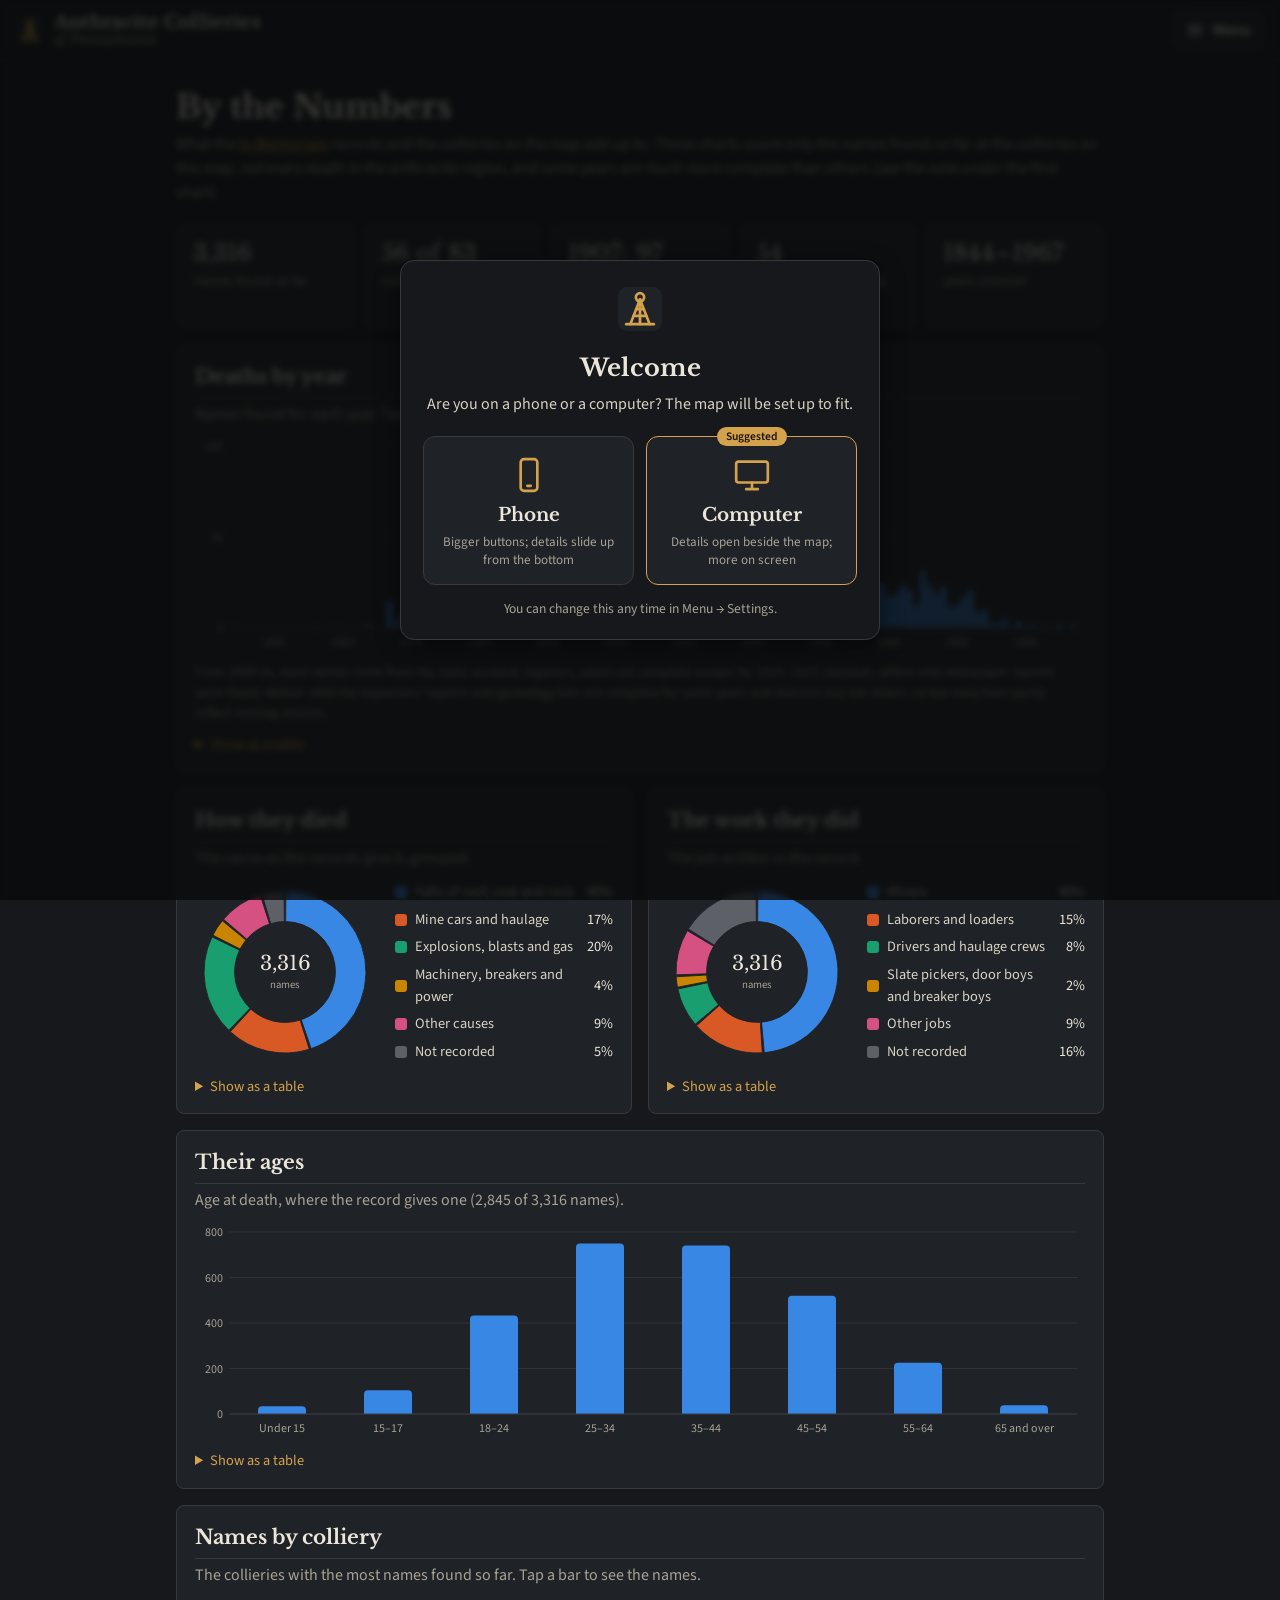
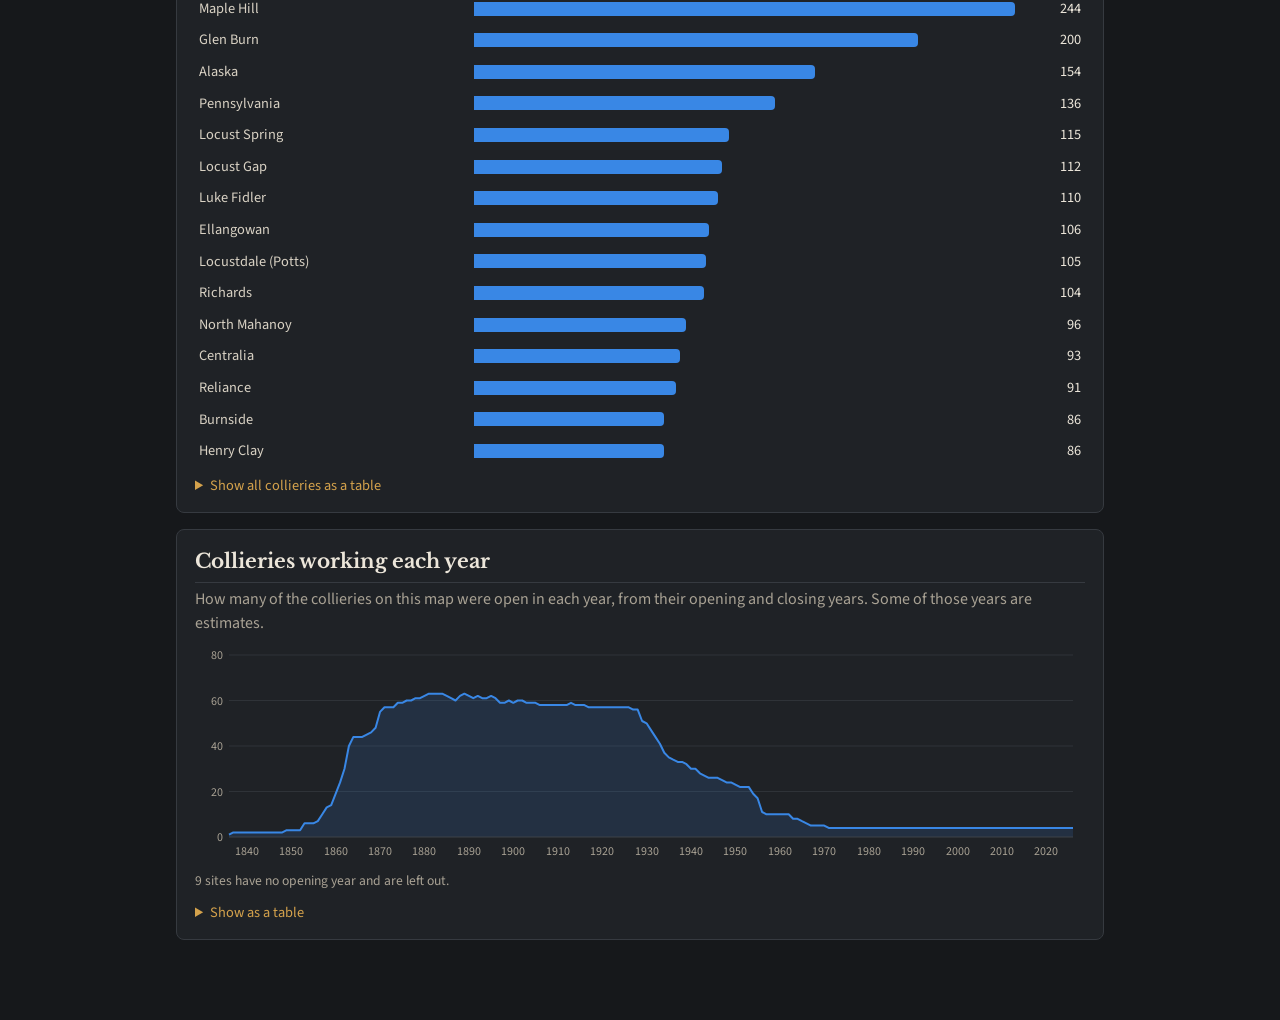
<file: stats.html>
<!doctype html>
<html lang="en">
<head>
  <meta charset="utf-8">
  <meta name="viewport" content="width=device-width, initial-scale=1, viewport-fit=cover">
  <title>By the Numbers · Anthracite Collieries of Pennsylvania</title>
  <meta name="description" content="Charts of the men and boys killed at the collieries on the map: by year, cause, job, age and colliery, and how many collieries were working each year.">
  <link rel="icon" href="icons/headframe.svg" type="image/svg+xml">
  <link rel="manifest" href="manifest.webmanifest">
  <link rel="apple-touch-icon" href="icons/apple-touch-icon.png">
  <meta name="theme-color" content="#16181b">

  <meta property="og:type" content="website">
  <meta property="og:site_name" content="Anthracite Collieries of Pennsylvania">
  <meta property="og:title" content="By the Numbers · Anthracite Collieries of Pennsylvania">
  <meta property="og:description" content="Charts of the men and boys killed at the collieries on the map, by year, cause, job, age and colliery.">
  <meta property="og:url" content="https://theman42069.github.io/anthracite-collieries/stats.html">
  <meta property="og:image" content="https://theman42069.github.io/anthracite-collieries/icons/social-card.jpg">
  <meta property="og:image:width" content="1200">
  <meta property="og:image:height" content="630">
  <meta name="twitter:card" content="summary_large_image">

  <link rel="preconnect" href="https://fonts.googleapis.com">
  <link rel="preconnect" href="https://fonts.gstatic.com" crossorigin>
  <link rel="stylesheet" href="https://fonts.googleapis.com/css2?family=Libre+Baskerville:wght@400;700&family=Source+Sans+3:wght@400;600&family=Stardos+Stencil:wght@700&display=swap">
  <link rel="stylesheet" href="css/style.css">
  <script src="js/settings-store.js"></script>
  <script src="js/util.js"></script>
</head>
<body class="page">
  <header class="topbar">
    <a class="brand" href="index.html" aria-label="Back to the map">
      <img src="icons/headframe.svg" alt="" width="28" height="28">
      <span class="brand-text">
        <span class="brand-title">Anthracite Collieries</span>
        <span class="brand-sub">of Pennsylvania</span>
      </span>
    </a>
    <div class="site-menu" id="site-menu"></div>
  </header>

  <main class="page-main stats">
    <h1>By the Numbers</h1>
    <p class="page-intro">What the <a href="memorial.html">In Memoriam</a> records and the collieries on the map add up to. These charts count only the names found so far at the collieries on this map, not every death in the anthracite region, and some years are much more complete than others (see the note under the first chart).</p>

    <div id="status" class="status" role="status" hidden></div>

    <div class="stat-tiles" id="stat-tiles"></div>

    <section class="chart-card">
      <h2>Deaths by year</h2>
      <p class="section-intro">Names found for each year. Tap or hover over a year for its count.</p>
      <div class="chart" id="chart-years"></div>
      <p class="chart-note" id="years-note"></p>
      <details class="chart-table"><summary>Show as a table</summary><div id="table-years"></div></details>
    </section>

    <div class="chart-pair">
      <section class="chart-card">
        <h2>How they died</h2>
        <p class="section-intro">The cause as the records give it, grouped.</p>
        <div class="donut-wrap" id="chart-causes"></div>
        <details class="chart-table"><summary>Show as a table</summary><div id="table-causes"></div></details>
      </section>

      <section class="chart-card">
        <h2>The work they did</h2>
        <p class="section-intro">The job written in the record.</p>
        <div class="donut-wrap" id="chart-jobs"></div>
        <details class="chart-table"><summary>Show as a table</summary><div id="table-jobs"></div></details>
      </section>
    </div>

    <section class="chart-card">
      <h2>Their ages</h2>
      <p class="section-intro" id="ages-intro">Age at death, where the record gives one.</p>
      <div class="chart" id="chart-ages"></div>
      <details class="chart-table"><summary>Show as a table</summary><div id="table-ages"></div></details>
    </section>

    <section class="chart-card">
      <h2>Names by colliery</h2>
      <p class="section-intro">The collieries with the most names found so far. Tap a bar to see the names.</p>
      <div class="hbars" id="chart-collieries"></div>
      <details class="chart-table"><summary>Show all collieries as a table</summary><div id="table-collieries"></div></details>
    </section>

    <section class="chart-card">
      <h2>Collieries working each year</h2>
      <p class="section-intro">How many of the collieries on this map were open in each year, from their opening and closing years. Some of those years are estimates.</p>
      <div class="chart" id="chart-working"></div>
      <p class="chart-note" id="working-note"></p>
      <details class="chart-table"><summary>Show as a table</summary><div id="table-working"></div></details>
    </section>
  </main>

  <div class="chart-tip" id="chart-tip" role="status" hidden></div>

  <script src="js/menu.js"></script>
  <script src="js/stats.js"></script>
</body>
</html>
</file>
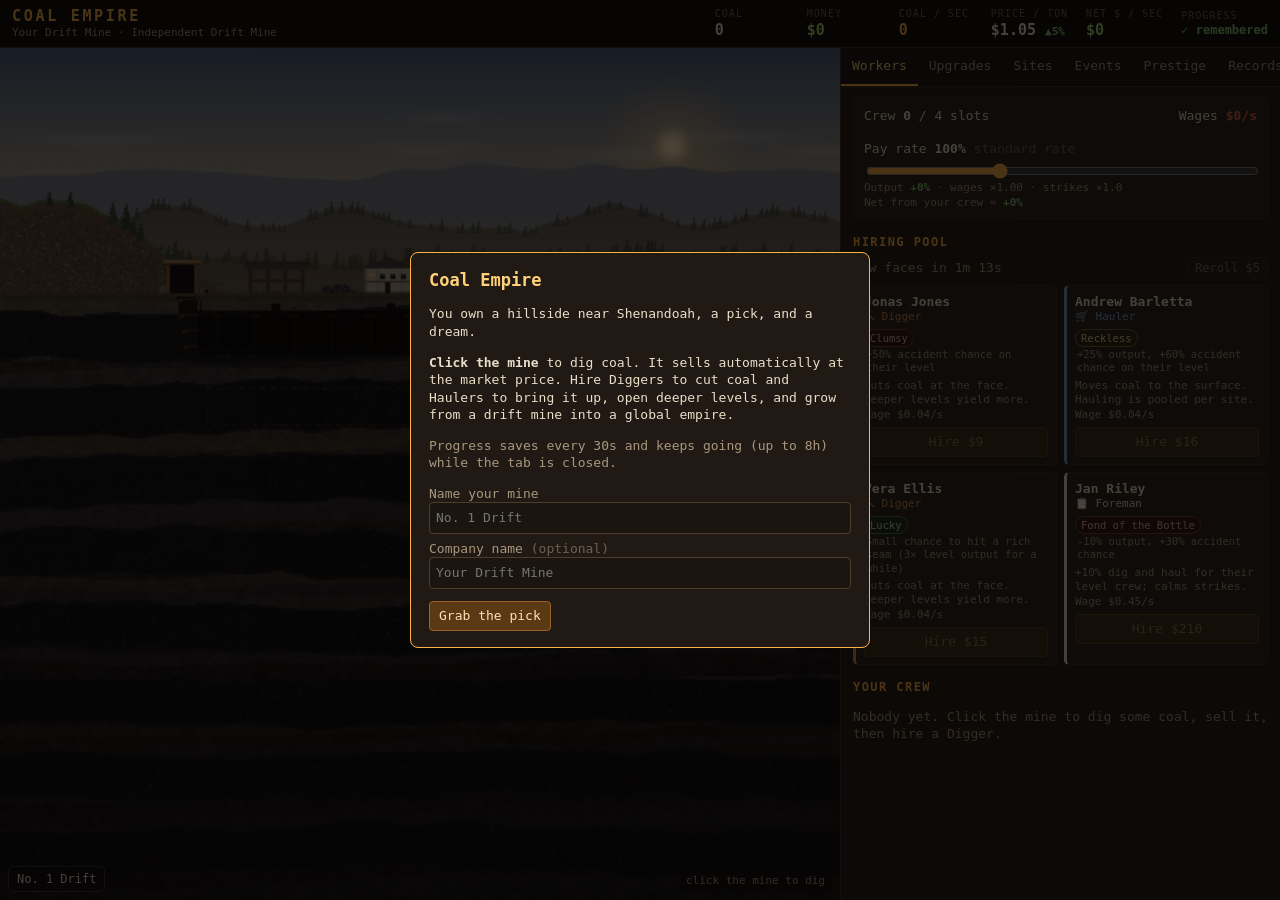
<file: games/coal-empire.html>
<!DOCTYPE html>
<html lang="en">
<head>
<meta charset="utf-8">
<meta name="viewport" content="width=device-width, initial-scale=1, viewport-fit=cover">
<title>Coal Empire</title>
<style>
:root{
  --bg:#14100c; --bg2:#1b1510; --panel:#211a14; --panel2:#2a2119; --line:#3b2e22; --line2:#4d3c2c;
  --text:#ebdfca; --dim:#a8977e; --faint:#6e604e;
  --lamp:#ffb347; --lamp2:#ffd27a; --money:#a9d870; --bad:#e2603f; --good:#86c66f; --blue:#82b4d8; --purple:#b78fd8;
}
*{box-sizing:border-box}
html,body{margin:0;height:100%;background:var(--bg);color:var(--text);
  font:13px/1.35 ui-monospace,"Cascadia Mono","SF Mono",Consolas,Menlo,monospace;overflow:hidden}
button{font:inherit;color:inherit;cursor:pointer;background:var(--panel2);border:1px solid var(--line2);
  border-radius:4px;padding:5px 9px;transition:background .12s,border-color .12s}
button:hover:not(:disabled){background:#3a2d20;border-color:var(--lamp)}
button:disabled{opacity:.42;cursor:not-allowed}
button.primary{background:#5a3a14;border-color:#9a6326;color:#ffe2b0}
button.primary:hover:not(:disabled){background:#744b1a}
button.danger{border-color:#7a3626;color:#f3b4a2}
button.small{padding:2px 7px;font-size:12px}
select,textarea,input{font:inherit;color:var(--text);background:var(--bg2);border:1px solid var(--line2);border-radius:4px}
select{padding:2px 4px;font-size:12px;max-width:100%}
textarea{width:100%;min-height:90px;padding:6px;font-size:11px;word-break:break-all}
h3{margin:14px 0 6px;font-size:12px;letter-spacing:.12em;text-transform:uppercase;color:var(--lamp)}
h3:first-child{margin-top:2px}
.dim{color:var(--dim)} .faint{color:var(--faint)} .good{color:var(--good)} .bad{color:var(--bad)} .money{color:var(--money)} .lampc{color:var(--lamp)}

#app{display:flex;flex-direction:column;height:100vh;height:100dvh}
#topbar{display:flex;align-items:center;gap:6px 18px;padding:6px 12px;background:#0f0c09;border-bottom:1px solid var(--line);flex-wrap:wrap}
.brand{display:flex;flex-direction:column;margin-right:auto;min-width:150px;cursor:pointer}
.brand:hover span{color:var(--lamp2)}
.brand b{font-size:15px;letter-spacing:.18em;color:var(--lamp)}
.brand span{font-size:11px;color:var(--dim)}
.res{display:flex;flex-direction:column;min-width:74px}
.res .lbl{font-size:10px;letter-spacing:.1em;text-transform:uppercase;color:var(--faint)}
.res .val{font-size:15px;font-weight:600;font-variant-numeric:tabular-nums}
.savechip{cursor:pointer;padding:2px 6px;margin:-2px -6px;border-radius:4px}
.savechip:hover{background:var(--panel2)}
.savechip .val{font-size:12px}

#main{flex:1;display:flex;min-height:0}
#view{position:relative;flex:1;min-width:0;overflow:hidden;background:#0a0807;touch-action:manipulation;user-select:none;-webkit-user-select:none}
#view.shake{animation:shake .45s}
@keyframes shake{0%,100%{transform:translate(0,0)}15%{transform:translate(-5px,2px)}30%{transform:translate(4px,-3px)}45%{transform:translate(-3px,-2px)}60%{transform:translate(3px,2px)}80%{transform:translate(-1px,1px)}}
#mine{position:absolute;left:0;top:0;image-rendering:pixelated;image-rendering:crisp-edges;cursor:pointer}
#floaters{position:absolute;inset:0;pointer-events:none;overflow:hidden}
.float{position:absolute;font-weight:700;color:var(--lamp2);text-shadow:0 1px 0 #000,0 0 6px rgba(255,170,60,.6);
  animation:floatUp 1s ease-out forwards;white-space:nowrap;font-size:14px}
.float.money{color:var(--money)}
@keyframes floatUp{from{transform:translate(-50%,0);opacity:1}to{transform:translate(-50%,-46px);opacity:0}}
#siteBar{position:absolute;left:8px;bottom:8px;display:flex;gap:6px;align-items:center;background:rgba(10,8,6,.78);
  border:1px solid var(--line);border-radius:5px;padding:4px 8px;font-size:12px}
#siteBar button{padding:0 7px}
#hint{position:absolute;right:8px;bottom:8px;font-size:11px;color:var(--dim);background:rgba(10,8,6,.7);padding:3px 7px;border-radius:4px;pointer-events:none}
#warn{position:absolute;left:8px;top:8px;display:flex;flex-direction:column;gap:4px;pointer-events:none;max-width:60%}
#warn div{background:rgba(70,22,12,.85);border:1px solid #8a3a24;border-radius:4px;padding:2px 7px;font-size:11px;color:#ffc9b6}
#warn div.info{background:rgba(20,30,40,.85);border-color:#34506a;color:#cfe3f5}
#eventBanner{position:absolute;left:50%;top:10px;transform:translateX(-50%);width:min(440px,calc(100% - 20px));
  background:rgba(28,20,14,.96);border:1px solid var(--lamp);border-radius:6px;padding:10px 12px;box-shadow:0 6px 30px rgba(0,0,0,.6)}
#eventBanner .t{font-weight:700;color:var(--lamp2);font-size:14px}
#eventBanner .x{margin:4px 0 8px;color:var(--text)}
.choices{display:flex;flex-direction:column;gap:5px}
.choices button{text-align:left;display:flex;flex-direction:column;gap:1px}
.choices button small{color:var(--dim);font-size:11px}
.evtimer{height:3px;background:#3a2c1f;margin-top:8px;border-radius:2px;overflow:hidden}
.evtimer i{display:block;height:100%;background:var(--lamp);width:100%}

#panel{width:440px;max-width:46%;display:flex;flex-direction:column;background:var(--panel);border-left:1px solid var(--line);min-height:0}
#tabs{display:flex;overflow-x:auto;border-bottom:1px solid var(--line);background:#191410;scrollbar-width:none}
#tabs button{border:0;border-radius:0;background:none;padding:9px 11px;color:var(--dim);white-space:nowrap;border-bottom:2px solid transparent;position:relative}
#tabs button.on{color:var(--lamp2);border-bottom-color:var(--lamp)}
#tabs button .dot{position:absolute;top:5px;right:3px;width:6px;height:6px;border-radius:50%;background:var(--bad)}
#tabBody{flex:1;overflow-y:auto;padding:10px 12px 40px}

.card{background:var(--panel2);border:1px solid var(--line);border-radius:6px;padding:9px 10px;margin-bottom:8px}
.row{display:flex;align-items:center;gap:8px}
.row .grow{flex:1;min-width:0}
.sp{justify-content:space-between}
.bar{height:6px;background:#15100c;border-radius:3px;overflow:hidden;margin:5px 0}
.bar i{display:block;height:100%;background:linear-gradient(90deg,#8a5a1e,var(--lamp))}
.grid2{display:grid;grid-template-columns:repeat(auto-fill,minmax(190px,1fr));gap:7px}
.wcard{background:var(--panel2);border:1px solid var(--line);border-left:3px solid var(--rc,#888);border-radius:5px;padding:7px 8px;display:flex;flex-direction:column;gap:4px}
.pool .wcard{min-height:172px}
.wstat[data-bind=wstat]{min-height:3.9em}
.wcard.empty{align-items:center;justify-content:center;color:var(--faint);min-height:96px;border-left-color:var(--line);border-style:dashed}
.wcard.hurt{opacity:.7}
.wname{font-weight:700}
.wrole{font-size:11px;color:var(--rc)}
.traits{display:flex;flex-wrap:wrap;gap:3px}
.trait{font-size:10.5px;padding:1px 5px;border-radius:9px;border:1px solid;cursor:help}
.trait.pos{color:#bfe3a6;border-color:#4e7a3a;background:#1f2d18}
.trait.neg{color:#f2b3a0;border-color:#7d3a28;background:#2e1712}
.trait.mix{color:#f0d999;border-color:#7a6430;background:#2b2412}
.traits .tr{display:flex;flex-direction:column;align-items:flex-start;gap:1px;width:100%}
.payrow{display:flex;flex-direction:column;gap:3px;margin-top:8px;padding-top:7px;border-top:1px dashed var(--line)}
.payrow input[type=range]{width:100%;accent-color:var(--lamp);border:0;background:none}
.trdesc{font-size:10.5px;line-height:1.25;color:var(--dim);padding-left:2px}
.wstat{font-size:11px;color:var(--dim)}
.wbtns{display:flex;gap:4px;flex-wrap:wrap;align-items:center}
.lvlhead{display:flex;justify-content:space-between;font-size:12px;color:var(--dim);margin:10px 0 5px;border-bottom:1px dashed var(--line);padding-bottom:2px}
.up{display:flex;gap:8px;align-items:center;padding:7px 0;border-bottom:1px solid var(--line)}
.up:last-child{border-bottom:0}
.up .nm{font-weight:600}
.up .ds{font-size:11.5px;color:var(--dim)}
.up.locked{opacity:.45}
.up.owned .nm{color:var(--good)}
.tag{font-size:10px;padding:0 5px;border-radius:3px;background:#3a2b1d;color:var(--lamp2);margin-left:4px;vertical-align:1px}
.ach{display:grid;grid-template-columns:repeat(auto-fill,minmax(130px,1fr));gap:5px}
.ach div{border:1px solid var(--line);border-radius:4px;padding:5px 6px;font-size:11px;background:var(--bg2);color:var(--faint)}
.ach div.got{color:var(--text);border-color:#6a5326;background:#2a2213}
.ach b{display:block;font-size:11.5px}
.log{font-size:11.5px;color:var(--dim);display:flex;flex-direction:column;gap:3px}
.log div{border-left:2px solid var(--line2);padding-left:6px}
.log .tm{color:var(--faint)}
table.st{width:100%;border-collapse:collapse;font-size:12px}
table.st td{padding:3px 2px;border-bottom:1px solid var(--line)}
table.st td:last-child{text-align:right;font-variant-numeric:tabular-nums}
.toggle{display:flex;gap:8px;align-items:center;padding:4px 0}
pre{white-space:pre-wrap;font-size:11px;background:var(--bg2);padding:6px;border-radius:4px;border:1px solid var(--line);margin:6px 0 0}

#toasts{position:fixed;left:12px;bottom:46px;display:flex;flex-direction:column;gap:6px;z-index:30;pointer-events:none;max-width:min(360px,calc(100vw - 24px))}
.toast{background:rgba(30,22,15,.97);border:1px solid var(--line2);border-left:3px solid var(--lamp);border-radius:5px;padding:7px 10px;
  box-shadow:0 4px 16px rgba(0,0,0,.5);animation:tin .25s ease-out}
.toast.good{border-left-color:var(--good)} .toast.bad{border-left-color:var(--bad)} .toast.ach{border-left-color:#d9b44a}
@keyframes tin{from{transform:translateY(10px);opacity:0}to{transform:none;opacity:1}}
#modal{position:fixed;inset:0;background:rgba(5,4,3,.72);display:flex;align-items:center;justify-content:center;z-index:40;padding:16px}
#modal[hidden]{display:none}
#modal .box{background:var(--panel);border:1px solid var(--lamp);border-radius:8px;padding:16px 18px;width:min(460px,100%);max-height:90vh;overflow:auto}
#modal h2{margin:0 0 8px;color:var(--lamp2);font-size:17px}

@media (max-width:820px){
  #main{flex-direction:column}
  #view{flex:none;height:44vh;height:44dvh;min-height:220px}
  #panel{width:auto;max-width:none;flex:1;border-left:0;border-top:1px solid var(--line)}
  #topbar{gap:4px 12px;padding:5px 10px}
  .brand{min-width:100%;flex-direction:row;gap:8px;align-items:baseline}
  .res{min-width:0;flex:1 1 28%}
  .res .val{font-size:13.5px}
  #hint{display:none}
  #toasts{top:6px;bottom:auto;left:8px;right:8px;max-width:none;gap:4px}
  .toast{font-size:11px;padding:4px 8px}
}
@media (prefers-reduced-motion:reduce){ #view.shake{animation:none} .float{animation-duration:.6s} }
</style>
</head>
<body>
<div id="app">
  <header id="topbar">
    <div class="brand" data-act="renameCompany" title="Click to rename your company"><b>COAL EMPIRE</b><span id="tierName"></span></div>
    <div class="res"><span class="lbl">Coal</span><span class="val" id="rCoal">0</span></div>
    <div class="res"><span class="lbl">Money</span><span class="val money" id="rMoney">$0</span></div>
    <div class="res"><span class="lbl">Coal / sec</span><span class="val lampc" id="rCps">0</span></div>
    <div class="res"><span class="lbl">Price / ton</span><span class="val" id="rPrice">$1</span></div>
    <div class="res"><span class="lbl">Net $ / sec</span><span class="val" id="rNet">$0</span></div>
    <div class="res savechip" data-act="openSave" title="Save options"><span class="lbl">Progress</span><span class="val" id="rSave">—</span></div>
  </header>
  <div id="main">
    <section id="view">
      <canvas id="mine"></canvas>
      <div id="floaters"></div>
      <div id="warn"></div>
      <div id="siteBar"></div>
      <div id="hint">click the mine to dig</div>
      <div id="eventBanner" hidden></div>
    </section>
    <aside id="panel">
      <nav id="tabs"></nav>
      <div id="tabBody"></div>
    </aside>
  </div>
</div>
<div id="toasts"></div>
<div id="modal" hidden><div class="box"></div></div>

<script>
'use strict';
/* =====================================================================
   1. CONFIG — every balance number lives here
   ===================================================================== */
const CONFIG = {
  version: 1,
  saveKey: 'coalEmpire.save.v1',
  servedUrl: 'http://localhost:8000/games/coal-empire.html',   // where the saving copy lives when the preview can't store anything
  autosaveSec: 30,
  offlineCapHours: 8,
  offlineStepSec: 5,          // offline progress is simulated in steps of this size
  offlineMinSec: 20,          // shorter absences are ignored
  maxStepSec: 0.5,            // largest simulation step during normal play

  market: {
    basePrice: 1.0,           // $ per ton before multipliers
    reversion: 0.02,          // pull back toward 1.0 per second
    volatility: 0.045,        // random walk strength
    min: 0.55, max: 1.9,      // market multiplier bounds
    sellRate: 0.45,           // fraction of stockpile sold per second (exponential)
    smartLow: 0.93, smartHigh: 1.07,  // Sales Agent holds below / dumps above these
    smartSlowRate: 0.03, smartFastRate: 1.4,
  },
  click: { base: 1, cpsFrac: 0.05 },   // coal per click = base × dig mults + 5% of coal/sec

  wages: {
    growthPerSec: 0.00025,    // each worker's wage creeps up this much per second...
    organizerMult: 3,         // ...3× faster on a level with a Union Organizer
    cap: 1.6,                 // wage creep stops at +60%
    unpaidOutput: 0.5,        // output multiplier while you cannot make payroll
    unpaidSec: 6,
    tierMult: [1, 1, 3, 15, 80, 400],  // wage scale per tier (index = tier)
  },
  // Pay slider. Pay p (0.5–2.0): output ×(1 + outPerDouble·log2 p), wages ×p,
  // above 100% the crew also takes bonusShare·(p−1) of the money from the coal they dig,
  // and strike odds scale with (1/p)^strikePow.
  pay: {
    min: 0.5, max: 2, step: 0.05,
    outPerDouble: 0.4,
    bonusShare: 0.25,
    strikePow: 2,
  },

  roles: {
    digger:    { name:'Digger',         icon:'⛏', color:'#d0904c', cost:12,  growth:1.13, wage:0.04, dig:1.0,  weight:36,
                 desc:'Cuts coal at the face. Deeper levels yield more.' },
    hauler:    { name:'Hauler',         icon:'🛒', color:'#7aa2c8', cost:15,  growth:1.13, wage:0.035, haul:1.9, weight:27,
                 desc:'Moves coal to the surface. Hauling is pooled per site.' },
    engineer:  { name:'Engineer',       icon:'⚙', color:'#86c070', cost:220, growth:1.24, wage:0.3,  effect:0.15, weight:9,
                 desc:'+15% dig output for their level crew.' },
    safety:    { name:'Safety Officer', icon:'⛑', color:'#e88438', cost:160, growth:1.24, wage:0.22, effect:0.78, weight:9,
                 desc:'-22% accident chance on their level.' },
    foreman:   { name:'Foreman',        icon:'📋', color:'#e9e1cc', cost:380, growth:1.27, wage:0.45, effect:0.10, weight:10,
                 desc:'+10% dig and haul for their level crew; calms strikes.' },
    geologist: { name:'Geologist',      icon:'🔍', color:'#b28be0', cost:520, growth:1.27, wage:0.5,  effect:0.12, rich:0.0005, weight:9,
                 desc:'+12% depth yield on their level; finds rich seams.' },
  },
  workerLevel: { max:10, powerGrowth:1.3, wageGrowth:1.15, promoteBase:1.6, promoteGrowth:1.75 },
  superstitiousSec: 600,      // a mine is "new" for 10 minutes

  pool: { size:4, refreshSec:75, arriveSec:10, twoTraitChance:0.45, rerollFrac:0.3, rerollMin:5 },

  accident: { base:1, perDepth:0.22, minorPerSec:0.0005, minorInjurySec:90 },
  rich: { mult:3, sec:75 },

  sites: {
    driftMaxLevels: 3, collieryMaxLevels: 8,
    driftCap: 4, collieryCap: 6,         // workers per level
    driftBaseHaul: 1.0, collieryBaseHaul: 6,  // surface hoist moves this much per sec with no haulers
    depthYield: 0.6,                     // level k digs ×(1 + 0.6k)
    levelBase: 30, levelGrowth: 7,       // cost of level k = base × growth^k × site multiplier
    extra: [                             // additional named sites (main site is free)
      { name:'No. 2 Colliery',     tier:3, cost:6e5,  levelMult:8 },
      { name:'No. 3 Colliery',     tier:3, cost:2.5e7, levelMult:60 },
      { name:'Flagship Deep Mine', tier:4, cost:6e9,  levelMult:400 },
    ],
  },

  tiers: [
    null,
    { name:'Independent Drift Mine', company:'Your Drift Mine', desc:'One hand-dug tunnel into a Schuylkill County hillside.' },
    { name:'Colliery',               company:'Your Colliery', req:{coal:6000,  money:5000},  buy:'Sink a Shaft',
      desc:'Sink a vertical shaft, raise a headframe, build a breaker. Up to 8 levels, 6 workers each.' },
    { name:'Regional Coal Company',  company:'Black Diamond Coal Co.', req:{coal:1.2e6, money:7.5e5}, buy:'Incorporate',
      desc:'Buy more collieries, build a company town, lay a rail line. Unlocks selling the company.' },
    { name:'National Coal Corporation', company:'Black Diamond Consolidated', req:{coal:2e9, money:1e9}, buy:'Go National',
      desc:'Divisions in a dozen states, utility contracts, and Congress takes an interest.' },
    { name:'Global Energy Empire',   company:'Black Diamond International', req:{coal:2e12, money:1e12}, buy:'Go Global',
      desc:'Overseas mines, bulk carriers, a commodities desk and rivals with sharp elbows.' },
  ],

  // Upgrades. once:true = one-off milestone. per = effect per level. mult = milestone multiplier.
  upgrades: [
    { id:'tools',      cat:'Tools', name:'Tool Maintenance', base:25, growth:1.14, max:80, tier:1, per:0.10, desc:l=>`+${l*10}% dig output` },
    { id:'pneumatic',  cat:'Tools', name:'Pneumatic Drills', once:true, base:12000, tier:2, eff:'dig', mult:2,   desc:()=>'×2 dig output. Compressed air, now with more noise.' },
    { id:'electric',   cat:'Tools', name:'Electric Drills', once:true, base:1.5e6, tier:3, eff:'dig', mult:2.5, desc:()=>'×2.5 dig output.' },
    { id:'continuous', cat:'Tools', name:'Continuous Miners', once:true, base:5e8, tier:4, eff:'dig', mult:3,  desc:()=>'×3 dig output. The machine eats the seam.' },
    { id:'autonomous', cat:'Tools', name:'Autonomous Rigs', once:true, base:3e11, tier:5, eff:'dig', mult:4,   desc:()=>'×4 dig output. Nobody is quite sure who is driving.' },

    { id:'vent',     cat:'Ventilation, Pumps & Lighting', name:'Ventilation', base:60,  growth:4, max:7, tier:1, acc:0.05,
      desc:l=>`Air for ${1+l} level${l?'s':''} deep · -${l*5}% accidents · fewer gas pockets` },
    { id:'pumps',    cat:'Ventilation, Pumps & Lighting', name:'Pumps', base:90, growth:4, max:7, tier:1,
      desc:l=>`Keeps ${1+l} level${l?'s':''} dry · fewer floods` },
    { id:'lighting', cat:'Ventilation, Pumps & Lighting', name:'Lighting', base:60, growth:1.55, max:12, tier:1, per:0.04, acc:0.04,
      desc:l=>`+${l*4}% worker output · -${l*4}% accidents` },

    { id:'haulage',   cat:'Haulage', name:'Cart Maintenance', base:35, growth:1.14, max:80, tier:1, per:0.12, desc:l=>`+${l*12}% haul capacity` },
    { id:'mineRail',  cat:'Haulage', name:'Mine Rail & Cars', once:true, base:600,   tier:1, eff:'haul', mult:1.6, desc:()=>'×1.6 haul. Rails in every tunnel.' },
    { id:'skipHoist', cat:'Haulage', name:'Steam Skip Hoist', once:true, base:15000, tier:2, eff:'haul', mult:1.8, desc:()=>'×1.8 haul.' },
    { id:'conveyor',  cat:'Haulage', name:'Belt Conveyors',  once:true, base:1.1e6, tier:3, eff:'haul', mult:2.5, desc:()=>'×2.5 haul.' },
    { id:'trucks',    cat:'Haulage', name:'Diesel Haul Fleet', once:true, base:3e8, tier:4, eff:'haul', mult:3,   desc:()=>'×3 haul.' },
    { id:'slurry',    cat:'Haulage', name:'Slurry Pipeline', once:true, base:2e11,  tier:5, eff:'haul', mult:4,   desc:()=>'×4 haul.' },

    { id:'processing',   cat:'Processing', name:'Sizing & Grading', base:150, growth:1.2, max:60, tier:1, per:0.05, desc:l=>`+${l*5}% coal price` },
    { id:'pickingTable', cat:'Processing', name:'Slate Picking Table', once:true, base:400,   tier:1, eff:'price', mult:1.25, desc:()=>'×1.25 price. Boys pick out the rock.' },
    { id:'breaker',      cat:'Processing', name:'Coal Breaker', once:true, base:7000,  tier:2, eff:'price', mult:1.6,  desc:()=>'×1.6 price. Crushed, sized, and very loud.' },
    { id:'washery',      cat:'Processing', name:'Washery', once:true, base:8e5,   tier:3, eff:'price', mult:1.5,  desc:()=>'×1.5 price.' },
    { id:'prepPlant',    cat:'Processing', name:'Preparation Plant', once:true, base:2.5e8, tier:4, eff:'price', mult:1.6, desc:()=>'×1.6 price.' },
    { id:'terminal',     cat:'Processing', name:'Export Terminal', once:true, base:1.5e11, tier:5, eff:'price', mult:1.8, desc:()=>'×1.8 price.' },

    { id:'safety',   cat:'Safety & Training', name:'Safety Drills', base:80, growth:1.45, max:20, tier:1, acc:0.08, desc:l=>`-${l*8}% accidents (compounding)` },
    { id:'training', cat:'Safety & Training', name:'Training School', base:2500, growth:1.3, max:40, tier:2, per:0.05, desc:l=>`+${l*5}% worker output` },
    { id:'gangways', cat:'Safety & Training', name:'Wider Gangways', base:3000, growth:9, max:3, tier:2, desc:l=>`+${l} worker${l===1?'':'s'} per level` },
    { id:'workshop', cat:'Safety & Training', name:'Mechanical Workshop', once:true, base:20000, tier:2, perk:'aptitude', mult:1.5, desc:()=>'Support roles are 50% more effective. (Legacy unlock)' },
    { id:'trust',    cat:'Safety & Training', name:'Dynasty Trust', once:true, base:5e6, tier:3, perk:'dynasty', mult:2, desc:()=>'×2 all output. Old money. (Legacy unlock)' },

    { id:'recruiter',   cat:'Management', name:'Recruiting Agent', once:true, base:300,   tier:1, desc:()=>'+2 applicant slots, applicants arrive 40% faster.' },
    { id:'salesAgent',  cat:'Management', name:'Sales Agent', once:true, base:1200, tier:1, desc:()=>'Auto-sell gets smart: holds coal when prices are low, dumps it when high.' },
    { id:'hiringClerk', cat:'Management', name:'Hiring Clerk', once:true, base:20000, tier:2, desc:()=>'Auto-hire: fills empty slots with diggers or haulers, whichever is short.' },
    { id:'payroll',     cat:'Management', name:'Payroll Office', once:true, base:30000, tier:2, mult:0.8, desc:()=>'-20% wages. The clerks find creative rounding.' },
    { id:'purchasing',  cat:'Management', name:'Purchasing Dept.', once:true, base:4e5, tier:3, desc:()=>'Auto-buy: buys the cheapest affordable upgrade.' },
    { id:'personnel',   cat:'Management', name:'Personnel Dept.', once:true, base:5e7, tier:4, desc:()=>'Auto-promote cheap promotions, +2 applicant slots.' },
  ],

  holdings: [
    { id:'leased',   name:'Leased Colliery',   tier:3, base:8e4,  growth:1.15, cps:90,    desc:'A contractor runs it; you take the coal.' },
    { id:'house',    name:'Company House',     tier:3, base:3e4,  growth:1.13, max:40, workerOut:0.02, desc:'+2% output for named workers. Rent is deducted from pay, naturally.' },
    { id:'rail',     name:'Rail Line (mile)',  tier:3, base:2e5,  growth:1.22, max:25, price:0.04, desc:'+4% price. Ship it yourself.' },
    { id:'division', name:'Regional Division', tier:4, base:4e7,  growth:1.15, cps:3e4,   desc:'A whole state\'s worth of mines.' },
    { id:'contract', name:'Utility Contract',  tier:4, base:1e8,  growth:1.22, max:25, price:0.05, desc:'+5% price. Power plants pay on time.' },
    { id:'overseas', name:'Overseas Mine',     tier:5, base:4e10, growth:1.15, cps:1e7,   desc:'Coal from three continents.' },
    { id:'carrier',  name:'Bulk Carrier',      tier:5, base:8e10, growth:1.22, max:25, price:0.06, desc:'+6% price. Shipping is the whole game.' },
    { id:'desk',     name:'Trading Desk',      tier:5, base:2e11, growth:1.6,  max:10, price:0.03, vol:0.85, desc:'+3% price, -15% market swings.' },
  ],

  traits: {
    hardWorker:     { name:'Hard Worker', desc:'+15% output', out:1.15, cost:1.3, w:10 },
    unionOrganizer: { name:'Union Organizer', desc:'+10% output for the whole level crew, but the crew\'s wages rise 3× faster. Strikes more likely.', team:1.10, teamWage:true, strike:2, cost:1.15, w:6 },
    reckless:       { name:'Reckless', desc:'+25% output, +60% accident chance on their level', out:1.25, acc:1.6, cost:1.05, w:7 },
    superstitious:  { name:'Superstitious', desc:'-25% output in a mine less than 10 min old, +10% after that', newMine:[0.75,1.10], cost:0.9, w:6 },
    lucky:          { name:'Lucky', desc:'Small chance to hit a rich seam (3× level output for a while)', rich:0.0007, cost:1.25, w:6 },
    veteran:        { name:'Veteran', desc:'+5% output, -15% accident chance for the level crew', out:1.05, acc:0.85, cost:1.3, w:7 },
    strongBack:     { name:'Strong Back', desc:'+35% hauling', haul:1.35, roles:['hauler'], cost:1.2, w:7 },
    tinkerer:       { name:'Tinkerer', desc:'+50% role effect', support:1.5, roles:['engineer','safety','foreman','geologist'], cost:1.3, w:7 },
    frugal:         { name:'Frugal', desc:'-30% wage', wage:0.7, cost:1.05, w:7 },
    lazy:           { name:'Lazy', desc:'-20% output, -35% wage', out:0.8, wage:0.65, cost:0.6, w:6 },
    bottle:         { name:'Fond of the Bottle', desc:'-10% output, +30% accident chance', out:0.9, acc:1.3, cost:0.55, w:5 },
    clumsy:         { name:'Clumsy', desc:'+50% accident chance on their level', acc:1.5, cost:0.7, w:5 },
    loudmouth:      { name:'Loudmouth', desc:'+5% crew output, but stirs up strikes', team:1.05, strike:1.5, cost:0.9, w:5 },
    canary:         { name:'Canary Whisperer', desc:'Halves gas-pocket chance at their site', gas:0.5, cost:1.1, w:4 },
    nightOwl:       { name:'Night Owl', desc:'+40% output while you are away', offline:1.4, cost:1.05, w:5 },
    // unlocked by Legacy perks
    prodigy:        { name:'Prodigy', desc:'+40% output, promotions cost half', out:1.4, promote:0.5, cost:1.6, w:4, unlock:'aptitude' },
    companyMan:     { name:'Company Man', desc:'+10% output, wages never rise', out:1.1, noWageGrowth:true, cost:1.3, w:4, unlock:'aptitude' },
    legendary:      { name:'Legendary', desc:'+100% output', out:2.0, cost:2.5, w:2, unlock:'dynasty' },
    seamSniffer:    { name:'Seam Sniffer', desc:'Finds rich seams often, and they last twice as long', rich:0.002, richDur:2, cost:1.8, w:3, unlock:'dynasty' },
  },

  events: {
    first: 150,                 // seconds of play before the first event
    interval: [80, 160],        // seconds between events
    decideSec: 45,              // the default choice is taken after this long
    w: { cavein:7, gas:5, flood:4, strike:2, spike:4, inspection:3, rich:2, salesman:1.5, reporter:1.5,
         beans:1.2, contract:3, regulation:2, rival:3, typhoon:2 },
  },

  prestige: { minTier:3, perPoint:0.10, div:1e4 },   // Legacy = floor(sqrt(runCoal / div)); each unspent point +10% output
  prestigeShop: [
    { id:'family',      name:'Family Money',       cost:1,  desc:'Start each run with $250 and a free Digger.' },
    { id:'connections', name:'Old Connections',    cost:2,  desc:'+2 applicant slots; applicants arrive twice as fast.' },
    { id:'maps',        name:'Survey Maps',        cost:3,  desc:'Start each run with Ventilation 2 and Pumps 2.' },
    { id:'aptitude',    name:'Mechanical Aptitude',cost:4,  desc:'Unlocks Prodigy and Company Man traits and the Mechanical Workshop upgrade.' },
    { id:'nightShift',  name:'Night Shift',        cost:4,  desc:'+50% offline earnings.' },
    { id:'clerks',      name:'Loyal Clerks',       cost:5,  desc:'Keep your Management upgrades when you sell the company.' },
    { id:'savvy',       name:'Market Savvy',       cost:5,  desc:'The coal price never drops below 80% of base.' },
    { id:'headStart',   name:'Head Start',         cost:12, desc:'Start each run as a Colliery.' },
    { id:'dynasty',     name:'Mining Dynasty',     cost:15, desc:'Unlocks Legendary and Seam Sniffer traits and the Dynasty Trust upgrade.' },
  ],
  achievementBonus: 0.02,     // +2% output per achievement

  debug: { speeds:[1, 10, 50] },
};

const NAMES = {
  first: ['Patrick','Michael','John','Thomas','Joseph','Stanley','Walter','Frank','Andrew','Stephen','George','Anthony','Peter','Edward','Daniel',
    'Mary','Anna','Helen','Margaret','Rose','Agnes','Catherine','Sophie','Eleanor','Bridget','Dorothy','Theresa','Irene','Vera','Lena',
    'Dai','Evan','Owen','Gwilym','Jan','Wladyslaw','Jozef','Ignatius','Vito','Salvatore','Giuseppe','Jonas','Kazimieras','Mykola','Hans','Otto'],
  last: ['Kowalski','Brennan','Kelly','Murphy','Sullivan','Hughes','Price','Morgan','Jones','Davies','Novak','Hrabik','Kostelnik','Ferrara',
    'Bonomo','Russo','Petrauskas','Kazlauskas','Yurkovich','Hoffman','Schaeffer','Gallagher','Boyle','Riley','Duffy','Reese','Ellis','Zelinski',
    'Wasko','Barletta','Molitoris','Stanko','Kerrigan','McHale','Shovlin','Dougherty','Bower','Lutz','Fenstermacher','Rhoads'],
  nick: ['Smokey','Lefty','Red','Dutch','Moose','Sparky','Shorty','Doc','Lucky','Boots','Patch','Sooty','Biscuit','Two-Lamps','Hoot'],
};

const UP = Object.fromEntries(CONFIG.upgrades.map(u => [u.id, u]));
const HOLD = Object.fromEntries(CONFIG.holdings.map(h => [h.id, h]));

/* =====================================================================
   2. UTILITIES
   ===================================================================== */
const $ = s => document.querySelector(s);
const clamp = (v, a, b) => Math.max(a, Math.min(b, v));
const rand = (a, b) => a + Math.random() * (b - a);
const pick = a => a[Math.floor(Math.random() * a.length)];
function wpick(entries) {           // entries: [[item, weight], ...]
  let t = 0; for (const e of entries) t += Math.max(0, e[1]);
  if (t <= 0) return null;
  let r = Math.random() * t;
  for (const e of entries) { r -= Math.max(0, e[1]); if (r <= 0) return e[0]; }
  return entries[entries.length - 1][0];
}
function gauss() { let u = 0, v = 0; while (!u) u = Math.random(); while (!v) v = Math.random(); return Math.sqrt(-2 * Math.log(u)) * Math.cos(2 * Math.PI * v); }
const esc = s => String(s).replace(/[&<>"']/g, c => ({ '&':'&amp;','<':'&lt;','>':'&gt;','"':'&quot;',"'":'&#39;' }[c]));
const hash = i => { const x = Math.sin(i * 127.1 + 311.7) * 43758.5453; return x - Math.floor(x); };
const chance = (perSec, dt) => Math.random() < 1 - Math.exp(-perSec * dt);

const SUFFIX = ['', 'K', 'M', 'B', 'T', 'Qa', 'Qi', 'Sx', 'Sp', 'Oc', 'No', 'Dc'];
function fmt(n) {
  if (!isFinite(n)) return '∞';
  const neg = n < 0; n = Math.abs(n);
  let s;
  if (n < 1000) s = n < 100 && n % 1 > 0.05 ? n.toFixed(1) : String(Math.floor(n));
  else {
    let e = Math.floor(Math.log10(n) / 3);
    if (e >= SUFFIX.length) s = n.toExponential(2).replace('+', '');
    else {
      let v = n / Math.pow(1000, e);
      let str = v < 100 ? (Math.floor(v * 10) / 10).toFixed(1) : String(Math.floor(v));
      s = str.replace(/\.0$/, '') + SUFFIX[e];
    }
  }
  return (neg ? '-' : '') + s;
}
const money = n => (n < 0 ? '-$' : '$') + (Math.abs(n) < 10 && Math.abs(n) % 1 > 0.005 ? Math.abs(n).toFixed(2) : fmt(Math.abs(n)));
function fmtTime(sec) {
  sec = Math.max(0, Math.floor(sec));
  if (sec < 60) return sec + 's';
  if (sec < 3600) return Math.floor(sec / 60) + 'm ' + (sec % 60) + 's';
  return Math.floor(sec / 3600) + 'h ' + Math.floor((sec % 3600) / 60) + 'm';
}
const pct = m => (m >= 1 ? '+' : '') + Math.round((m - 1) * 100) + '%';

/* =====================================================================
   3. STATE — S is the save; D is derived each tick; RT is runtime-only
   ===================================================================== */
let S = null;
let D = {};
const RT = { speed:1, offline:false, sim:false, lastFrame:0, lastRaf:0, saveAt:0, slowAt:0, autoAt:0, uiAt:0, panelAt:0, pointerDown:false };

function newLevel() { return { bonus:1, haltUntil:0, haltKind:'', richUntil:0 }; }
function defaultMeta() {
  return { legacy:0, legacyEarned:0, prestiges:0, shop:{}, ach:{}, lifetimeCoal:0, lifetimeMoney:0, clicks:0,
           playSec:0, bestRunSec:0, settings:{ shake:true } };
}
function freshRun(meta, keepUpgrades) {
  meta = meta || defaultMeta();
  const s = {
    v: CONFIG.version, time: 0, lastSeen: Date.now(),
    coal: 0, money: 0, tier: 1,
    run: { coal:0, money:0, clicks:0, hired:0, maxPrice:1, rich:0, strikes:0, caveins:0, events:0 },
    market: { mult: 1 },
    workers: [], nextId: 1,
    pool: { slots: [], refreshAt: 0 },
    sites: [{ id:1, kind:'drift', name:'No. 1 Drift', born:0, haltUntil:0, levels:[newLevel()] }],
    nextSite: 2, viewSite: 1,
    upgrades: {}, holdings: {},
    ev: { cur:null, nextAt: CONFIG.events.first, log: [] },
    buffs: [], perm: { out:1, price:1, acc:1 },
    auto: { hire:true, buy:true, sell:true, promote:true },
    pay: 1,
    unpaidUntil: 0,
    meta,
  };
  if (keepUpgrades) for (const k in keepUpgrades) s.upgrades[k] = keepUpgrades[k];
  if (meta.shop.family) s.money = 250;
  if (meta.shop.maps) { s.upgrades.vent = Math.max(s.upgrades.vent || 0, 2); s.upgrades.pumps = Math.max(s.upgrades.pumps || 0, 2); }
  if (meta.shop.headStart) { s.tier = 2; s.sites[0].kind = 'colliery'; s.sites[0].name = 'No. 1 Colliery'; }
  if (meta.mineName) { s.sites[0].name = meta.mineName; s.sites[0].custom = true; }   // your first mine keeps its name across resets
  return s;
}
function startRun(meta, keepUpgrades) {
  S = freshRun(meta, keepUpgrades);
  refreshPool(true);
  if (S.meta.shop.family) {
    const w = makeWorker({ name: genName(), role:'digger', traits:['hardWorker'] }, 1, 0);
    S.workers.push(w);
  }
  recalc();
}

/* --- save / load --- */
function serialize() { S.lastSeen = Date.now(); return JSON.stringify(S); }
// localStorage is blocked in some contexts (data: URLs, sandboxed previews, strict privacy modes).
// Fall back to window.name, which survives reloads within the same tab.
const Store = (() => {
  try {
    const k = CONFIG.saveKey + '.test';
    localStorage.setItem(k, '1'); localStorage.removeItem(k);
    return { persistent: true, get: k => localStorage.getItem(k), set: (k, v) => localStorage.setItem(k, v), del: k => localStorage.removeItem(k) };
  } catch (e) {
    const tag = 'coalEmpire:';
    return { persistent: false,
      get: () => window.name.startsWith(tag) ? window.name.slice(tag.length) : null,
      set: (k, v) => { window.name = tag + v; },
      del: () => { window.name = ''; } };
  }
})();
let saveWarned = false;
function save() {
  if (RT.sim) return;
  try { Store.set(CONFIG.saveKey, serialize()); RT.savedAt = Date.now(); }
  catch (e) { if (!saveWarned) { saveWarned = true; console.warn('Save failed', e); toast('Saving isn\'t working here. Use Export in ⚙ to keep your progress.', 'bad'); } }
}
function mergeDefaults(obj, def) {
  for (const k in def) {
    if (!(k in obj)) obj[k] = def[k];
    else if (def[k] && typeof def[k] === 'object' && !Array.isArray(def[k]) && obj[k] && typeof obj[k] === 'object') mergeDefaults(obj[k], def[k]);
  }
  return obj;
}
function loadFrom(json) {
  const o = JSON.parse(json);
  if (!o || typeof o !== 'object' || !Array.isArray(o.sites) || !Array.isArray(o.workers)) throw new Error('not a Coal Empire save');
  mergeDefaults(o, freshRun(mergeDefaults(o.meta || {}, defaultMeta())));
  for (const site of o.sites) for (const lv of site.levels) mergeDefaults(lv, newLevel());
  return o;
}
const encodeSave = str => btoa(unescape(encodeURIComponent(str)));
const decodeSave = str => decodeURIComponent(escape(atob(str.trim())));

/* =====================================================================
   4. SYSTEMS
   ===================================================================== */
const upg = id => S.upgrades[id] || 0;
const has = id => (S.upgrades[id] || 0) > 0;
const perk = id => !!S.meta.shop[id];
const holding = id => S.holdings[id] || 0;
const siteById = id => S.sites.find(s => s.id === id);
const NAME_MAX = 32;
const cleanName = v => String(v || '').replace(/\s+/g, ' ').trim().slice(0, NAME_MAX);
const companyName = () => S.meta.companyName || CONFIG.tiers[S.tier].company;
function renameSite(id, name) {
  const s = siteById(id); name = cleanName(name); if (!s || !name) return false;
  s.name = name; s.custom = true;
  if (S.sites[0] === s) S.meta.mineName = name;
  ui.dirty = true; return true;
}
function renameCompany(name) { name = cleanName(name); S.meta.companyName = name || ''; ui.dirty = true; }
const traitsOf = w => w.traits.map(t => CONFIG.traits[t]).filter(Boolean);
const tierInfo = t => CONFIG.tiers[t];
function incomeRate() { return Math.max(1, D.cps * D.price); }

/* --- buffs (temporary event effects) --- */
function addBuff(key, label, sec, fx) {
  S.buffs = S.buffs.filter(b => b.key !== key);
  S.buffs.push(Object.assign({ key, label, until: S.time + sec }, fx));
}
function buffProd(field) { let m = 1; for (const b of S.buffs) if (b[field] != null) m *= b[field]; return m; }

/* --- workers --- */
function power(w) { return Math.pow(CONFIG.workerLevel.powerGrowth, w.lvl - 1); }
function supportPower(w) {
  let p = power(w);
  for (const t of traitsOf(w)) if (t.support) p *= t.support;
  if (has('workshop')) p *= UP.workshop.mult;
  return p;
}
function selfOut(w, site) {
  let m = 1;
  for (const t of traitsOf(w)) {
    if (t.out) m *= t.out;
    if (t.newMine) m *= (S.time - site.born < CONFIG.superstitiousSec) ? t.newMine[0] : t.newMine[1];
    if (RT.offline && t.offline) m *= t.offline;
  }
  return m;
}
const payOutput = () => 1 + CONFIG.pay.outPerDouble * Math.log2(S.pay);
function wageOf(w) {
  const r = CONFIG.roles[w.role];
  let m = r.wage * Math.pow(CONFIG.workerLevel.wageGrowth, w.lvl - 1) * w.wageMult * CONFIG.wages.tierMult[S.tier];
  for (const t of traitsOf(w)) if (t.wage) m *= t.wage;
  if (has('payroll')) m *= UP.payroll.mult;
  m *= S.pay;
  return m;
}
function roleCount(role) { let n = 0; for (const w of S.workers) if (w.role === role) n++; return n; }
function hireCost(c) {
  const r = CONFIG.roles[c.role];
  let m = r.cost * Math.pow(r.growth, roleCount(c.role));
  for (const t of c.traits) m *= CONFIG.traits[t].cost;
  return Math.ceil(m);
}
function promoteCost(w) {
  const r = CONFIG.roles[w.role], L = CONFIG.workerLevel;
  let m = r.cost * Math.pow(r.growth, roleCount(w.role)) * L.promoteBase * Math.pow(L.promoteGrowth, w.lvl - 1);
  for (const t of traitsOf(w)) if (t.promote) m *= t.promote;
  return Math.ceil(m);
}
function genName() {
  const f = pick(NAMES.first), l = pick(NAMES.last);
  return Math.random() < 0.15 ? `${f} "${pick(NAMES.nick)}" ${l}` : `${f} ${l}`;
}
function genCandidate(forceRole) {
  const role = forceRole || wpick(Object.entries(CONFIG.roles).map(([k, r]) => [k, r.weight]));
  const n = Math.random() < CONFIG.pool.twoTraitChance ? 2 : 1;
  const traits = [];
  for (let i = 0; i < n; i++) {
    const opts = Object.entries(CONFIG.traits).filter(([k, t]) =>
      !traits.includes(k) && (!t.roles || t.roles.includes(role)) && (!t.unlock || perk(t.unlock)));
    const k = wpick(opts.map(([k, t]) => [k, t.w]));
    if (k) traits.push(k);
  }
  return { name: genName(), role, traits };
}
function makeWorker(c, siteId, li) {
  return { id: S.nextId++, name: c.name, role: c.role, traits: c.traits.slice(), lvl: 1, site: siteId, li, wageMult: 1, injuredUntil: 0 };
}
function poolSize() { return CONFIG.pool.size + (has('recruiter') ? 2 : 0) + (perk('connections') ? 2 : 0) + (has('personnel') ? 2 : 0); }
function arriveDelay() { let d = CONFIG.pool.arriveSec; if (has('recruiter')) d *= 0.6; if (perk('connections')) d *= 0.5; return d; }
function refreshPool(first) {
  S.pool.slots = [];
  for (let i = 0; i < poolSize(); i++) {
    const force = first ? (i === 0 ? 'digger' : i === 1 ? 'hauler' : i === 2 ? 'digger' : null) : null;
    S.pool.slots.push({ c: genCandidate(force), at: 0 });
  }
  S.pool.refreshAt = S.time + CONFIG.pool.refreshSec;
  ui.dirty = true;
}
function rerollCost() {
  const avg = (CONFIG.roles.digger.cost * Math.pow(CONFIG.roles.digger.growth, roleCount('digger')));
  return Math.max(CONFIG.pool.rerollMin, Math.ceil(avg * CONFIG.pool.rerollFrac));
}
function poolTick() {
  while (S.pool.slots.length < poolSize()) S.pool.slots.push({ c: genCandidate(), at: 0 });
  for (const sl of S.pool.slots) if (!sl.c && S.time >= sl.at) { sl.c = genCandidate(); ui.dirty = true; }
  if (S.time >= S.pool.refreshAt) refreshPool();
}
function levelCap(site) { return (site.kind === 'drift' ? CONFIG.sites.driftCap : CONFIG.sites.collieryCap) + upg('gangways'); }
function crewCount(siteId, li) { let n = 0; for (const w of S.workers) if (w.site === siteId && w.li === li) n++; return n; }
function totalCap() { let n = 0; for (const s of S.sites) n += levelCap(s) * s.levels.length; return n; }
function findSlot(prefSiteId) {
  const order = [siteById(prefSiteId), ...S.sites.filter(s => s.id !== prefSiteId)].filter(Boolean);
  for (const s of order) for (let li = s.levels.length - 1; li >= 0; li--) if (crewCount(s.id, li) < levelCap(s)) return { site: s.id, li };
  return null;
}
function hire(idx, prefSite) {
  const sl = S.pool.slots[idx]; if (!sl || !sl.c) return false;
  const cost = hireCost(sl.c);
  if (S.money < cost) return false;
  const slot = findSlot(prefSite || S.viewSite);
  if (!slot) { toast('No room underground. Dig a new level or buy a site.', 'bad'); return false; }
  S.money -= cost;
  const w = makeWorker(sl.c, slot.site, slot.li);
  S.workers.push(w);
  sl.c = null; sl.at = S.time + arriveDelay();
  S.run.hired++;
  ui.dirty = true;
  if (!RT.sim) toast(`Hired ${w.name} (${CONFIG.roles[w.role].name})`);
  return true;
}
function rerollPool() {
  const c = rerollCost(); if (S.money < c) return;
  S.money -= c; refreshPool();
}
function promote(id) {
  const w = S.workers.find(x => x.id === id); if (!w || w.lvl >= CONFIG.workerLevel.max) return false;
  const c = promoteCost(w); if (S.money < c) return false;
  S.money -= c; w.lvl++; ui.dirty = true; return true;
}
function fire(id) {
  const w = S.workers.find(x => x.id === id); if (!w) return;
  S.workers = S.workers.filter(x => x !== w);
  logEvent(`${w.name} was let go.${w.traits.includes('unionOrganizer') ? ' The crew noticed.' : ''}`);
  if (w.traits.includes('unionOrganizer')) S.ev.nextAt = Math.min(S.ev.nextAt, S.time + 20);
  ui.dirty = true;
}
function assign(id, siteId, li) {
  const w = S.workers.find(x => x.id === id); const s = siteById(siteId); if (!w || !s || !s.levels[li]) return;
  if (w.site === siteId && w.li === li) return;
  if (crewCount(siteId, li) >= levelCap(s)) { toast('That level is full.', 'bad'); return; }
  w.site = siteId; w.li = li; ui.dirty = true;
}

/* --- sites & levels --- */
function siteIndex(site) { return S.sites.indexOf(site); }
function siteLevelMult(site) { const i = siteIndex(site); return i === 0 ? 1 : CONFIG.sites.extra[i - 1].levelMult; }
function maxLevelsByKind(site) { return site.kind === 'drift' ? CONFIG.sites.driftMaxLevels : CONFIG.sites.collieryMaxLevels; }
function depthAllowed() { return 1 + Math.min(upg('vent'), upg('pumps')); }
function levelCost(site) { const k = site.levels.length; return Math.ceil(CONFIG.sites.levelBase * Math.pow(CONFIG.sites.levelGrowth, k) * siteLevelMult(site)); }
function levelBlock(site) {
  if (site.levels.length >= maxLevelsByKind(site)) return site.kind === 'drift' ? 'A drift mine tops out at 3 levels. Sink a shaft (Colliery) to go deeper.' : 'Deepest workable level reached.';
  if (site.levels.length >= depthAllowed()) {
    const need = site.levels.length;
    return `Needs Ventilation ${need} and Pumps ${need}.`;
  }
  return '';
}
function buyLevel(siteId) {
  const s = siteById(siteId); if (!s || levelBlock(s)) return false;
  const c = levelCost(s); if (S.money < c) return false;
  S.money -= c; s.levels.push(newLevel()); ui.dirty = true;
  if (!RT.sim) { toast(`${s.name}: Level ${s.levels.length} opened at ${s.levels.length * 120} ft.`, 'good'); shake(); }
  return true;
}
function nextExtraSite() { const i = S.sites.length - 1; return CONFIG.sites.extra[i] || null; }
function buySite() {
  const x = nextExtraSite(); if (!x || S.tier < x.tier || S.money < x.cost) return false;
  S.money -= x.cost;
  const s = { id: S.nextSite++, kind:'colliery', name:x.name, born:S.time, haltUntil:0, levels:[newLevel()] };
  S.sites.push(s); S.viewSite = s.id; ui.dirty = true;
  if (!RT.sim) { toast(`Bought ${x.name}!`, 'good'); shake(); }
  return true;
}

/* --- upgrades & holdings --- */
function upgVisible(u) { return !u.perk || perk(u.perk); }
function upgCost(u) { return u.once ? u.base : Math.ceil(u.base * Math.pow(u.growth, upg(u.id))); }
function upgMaxed(u) { return u.once ? has(u.id) : upg(u.id) >= u.max; }
function buyUpgrade(id) {
  const u = UP[id]; if (!u || !upgVisible(u) || upgMaxed(u) || S.tier < u.tier) return false;
  const c = upgCost(u); if (S.money < c) return false;
  S.money -= c; S.upgrades[id] = upg(id) + 1; ui.dirty = true;
  if (id === 'recruiter' || id === 'personnel') poolTick();
  return true;
}
function holdCost(h) { return Math.ceil(h.base * Math.pow(h.growth, holding(h.id))); }
function buyHolding(id) {
  const h = HOLD[id]; if (!h || S.tier < h.tier || (h.max && holding(id) >= h.max)) return false;
  const c = holdCost(h); if (S.money < c) return false;
  S.money -= c; S.holdings[id] = holding(id) + 1; ui.dirty = true; return true;
}

/* --- tiers --- */
function nextTier() { return CONFIG.tiers[S.tier + 1] || null; }
function canTierUp() { const t = nextTier(); return !!t && S.run.coal >= t.req.coal && S.money >= t.req.money; }
function tierUp() {
  if (!canTierUp()) return false;
  const t = nextTier();
  S.money -= t.req.money; S.tier++;
  if (S.tier === 2) { const s = S.sites[0]; s.kind = 'colliery'; if (!s.custom) s.name = 'No. 1 Colliery'; s.born = S.time; }
  ui.dirty = true;
  if (!RT.sim) {
    shake(); toast(`You are now a ${t.name}!`, 'good');
    showModal(`<h2>${esc(t.name)}</h2><p>${esc(t.desc)}</p><p class="dim">New upgrades and buildings are available.</p><button class="primary" data-act="closeModal">Get to work</button>`);
  }
  return true;
}

/* --- derived stats --- */
function recalc() {
  const d = { sites:{}, cps:0, dig:0, haul:0, holdCps:0, wages:0, riskIndex:0.5, strike:1, geologists:0, gas:{}, organizers:0 };
  const R = CONFIG.roles;
  const achMult = 1 + CONFIG.achievementBonus * Object.keys(S.meta.ach).length;
  const legMult = 1 + CONFIG.prestige.perPoint * S.meta.legacy;
  const general = achMult * legMult * S.perm.out * buffProd('out') * (has('trust') ? UP.trust.mult : 1);
  let digM = 1, haulM = 1, priceM = 1;
  for (const u of CONFIG.upgrades) if (u.once && has(u.id)) {
    if (u.eff === 'dig') digM *= u.mult; else if (u.eff === 'haul') haulM *= u.mult; else if (u.eff === 'price') priceM *= u.mult;
  }
  const digMult = (1 + UP.tools.per * upg('tools')) * digM;
  const haulMult = (1 + UP.haulage.per * upg('haulage')) * haulM;
  const unpaid = S.time < S.unpaidUntil;
  const workerMult = general * (1 + UP.lighting.per * upg('lighting')) * (1 + UP.training.per * upg('training'))
    * (1 + HOLD.house.workerOut * holding('house')) * (unpaid ? CONFIG.wages.unpaidOutput : 1) * payOutput();
  const accUp = Math.pow(1 - UP.safety.acc, upg('safety')) * Math.pow(1 - UP.lighting.acc, upg('lighting'))
    * Math.pow(1 - UP.vent.acc, upg('vent')) * S.perm.acc * buffProd('acc');
  d.general = general; d.digMult = digMult; d.haulMult = haulMult; d.workerMult = workerMult; d.unpaid = unpaid;

  const idx = {};
  for (const w of S.workers) { const k = w.site + ':' + w.li; (idx[k] || (idx[k] = [])).push(w); }
  let riskSum = 0, riskW = 0, foremen = 0, loud = 0;
  for (const site of S.sites) {
    const siteHalt = site.haltUntil > S.time;
    const base = (site.kind === 'drift' ? CONFIG.sites.driftBaseHaul : CONFIG.sites.collieryBaseHaul) * haulMult * general;
    const sd = { dig:0, haul: siteHalt ? 0 : base, baseHaul: base, levels:[], workers:0, cap: levelCap(site) * site.levels.length, gas:1, halted: siteHalt };
    site.levels.forEach((lv, li) => {
      const crew = idx[site.id + ':' + li] || [];
      const active = crew.filter(w => w.injuredUntil <= S.time);
      let team = 1, foreP = 0, engP = 0, geoP = 0, safP = 0, accT = 1;
      for (const w of crew) for (const t of traitsOf(w)) if (t.acc) accT *= t.acc;
      for (const w of active) {
        for (const t of traitsOf(w)) {
          if (t.team) team *= t.team; if (t.gas) sd.gas *= t.gas;
          if (t.strike) loud += t.strike; if (t.teamWage) d.organizers++;
        }
        if (w.role === 'foreman') { foreP += supportPower(w); foremen++; }
        else if (w.role === 'engineer') engP += supportPower(w);
        else if (w.role === 'geologist') { geoP += supportPower(w); d.geologists++; }
        else if (w.role === 'safety') safP += supportPower(w);
      }
      const halted = siteHalt || lv.haltUntil > S.time;
      const rich = lv.richUntil > S.time ? CONFIG.rich.mult : 1;
      const foreM = 1 + R.foreman.effect * foreP, engM = 1 + R.engineer.effect * engP, geoM = 1 + R.geologist.effect * geoP;
      const depthM = 1 + CONFIG.sites.depthYield * li;
      let dig = 0, haul = 0;
      for (const w of crew) w._out = 0;
      if (!halted) for (const w of active) {
        const so = selfOut(w, site);
        if (w.role === 'digger') {
          w._out = R.digger.dig * power(w) * so * team * foreM * engM * geoM * depthM * lv.bonus * rich * digMult * workerMult;
          dig += w._out;
        } else if (w.role === 'hauler') {
          let h = R.hauler.haul * power(w) * so * team * foreM * haulMult * workerMult;
          for (const t of traitsOf(w)) if (t.haul) h *= t.haul;
          w._out = h; haul += h;
        }
      }
      const risk = CONFIG.accident.base * (1 + CONFIG.accident.perDepth * li) * accT * Math.pow(R.safety.effect, safP) * accUp;
      sd.levels.push({ dig, haul, risk, crew: crew.length, active: active.length, halted, rich: rich > 1 });
      sd.dig += dig; sd.haul += haul; sd.workers += crew.length;
      if (crew.length) { riskSum += risk * crew.length; riskW += crew.length; }
    });
    sd.out = Math.min(sd.dig, sd.haul);
    sd.limit = sd.dig > sd.haul ? 'haul' : 'dig';
    d.gas[site.id] = sd.gas;
    d.sites[site.id] = sd;
    d.cps += sd.out; d.dig += sd.dig; d.haul += sd.haul;
  }
  let priceH = 1;
  for (const h of CONFIG.holdings) {
    const n = holding(h.id); if (!n) continue;
    if (h.cps) d.holdCps += n * h.cps * general * digM;
    if (h.price) priceH *= 1 + h.price * n;
  }
  d.cps += d.holdCps;
  if (RT.offline && perk('nightShift')) d.cps *= 1.5;
  for (const w of S.workers) if (w.injuredUntil <= S.time) d.wages += wageOf(w);   // injured workers are off shift and unpaid
  d.price = CONFIG.market.basePrice * S.market.mult * (1 + UP.processing.per * upg('processing')) * priceM * priceH * S.perm.price * buffProd('price');
  d.riskIndex = riskW ? riskSum / riskW : 0.5;
  d.strike = Math.max(0.2, 0.4 + loud * 0.1 + Math.min(1, S.workers.length / 120) - foremen * 0.3) * Math.pow(1 / S.pay, CONFIG.pay.strikePow);
  // the crew's bonus share only comes out of coal they dug, not holdings
  d.payCut = Math.max(0, S.pay - 1) * CONFIG.pay.bonusShare * (d.cps > 0 ? (d.cps - d.holdCps) / d.cps : 1);
  d.clickValue = CONFIG.click.base * digMult * workerMult + d.cps * CONFIG.click.cpsFrac;
  d.workers = S.workers.length; d.cap = totalCap();
  D = d;
}

/* --- economy tick --- */
function tick(dt) {
  S.time += dt;
  S.meta.playSec += dt;
  recalc();
  // production
  const mined = D.cps * dt;
  addCoal(mined);
  // selling
  const M = CONFIG.market;
  let rate = M.sellRate;
  if (has('salesAgent') && S.auto.sell) rate = S.market.mult < M.smartLow ? M.smartSlowRate : S.market.mult > M.smartHigh ? M.smartFastRate : M.sellRate;
  const sold = S.coal * (1 - Math.exp(-rate * dt));
  S.coal -= sold;
  const rev = sold * D.price * (1 - D.payCut);
  S.money += rev; S.run.money += rev; S.meta.lifetimeMoney += rev;
  // wages
  S.money -= D.wages * dt;
  if (S.money < 0) { S.money = 0; S.unpaidUntil = S.time + CONFIG.wages.unpaidSec; }
  // market drift
  const vol = M.volatility * Math.pow(HOLD.desk.vol, holding('desk'));
  const target = 1;
  S.market.mult += M.reversion * (target - S.market.mult) * dt + vol * Math.sqrt(dt) * gauss();
  S.market.mult = clamp(S.market.mult, perk('savvy') ? Math.max(0.8, M.min) : M.min, M.max);
  S.run.maxPrice = Math.max(S.run.maxPrice, S.market.mult);
  // workers: wage creep, minor injuries, lucky strikes
  const orgLevels = new Set();
  for (const w of S.workers) if (w.traits.includes('unionOrganizer')) orgLevels.add(w.site + ':' + w.li);
  for (const w of S.workers) {
    if (!w.traits.includes('companyMan') && w.wageMult < CONFIG.wages.cap)
      w.wageMult = Math.min(CONFIG.wages.cap, w.wageMult + CONFIG.wages.growthPerSec * dt * (orgLevels.has(w.site + ':' + w.li) ? CONFIG.wages.organizerMult : 1));
    if (w.injuredUntil > S.time) continue;
    const site = D.sites[w.site]; const lvd = site && site.levels[w.li];
    if (!lvd || lvd.halted) continue;
    if (!RT.offline && chance(CONFIG.accident.minorPerSec * lvd.risk, dt)) {
      w.injuredUntil = S.time + CONFIG.accident.minorInjurySec;
      logEvent(`${w.name} was hurt on Level ${w.li + 1}. Out for ${CONFIG.accident.minorInjurySec}s.`);
    }
    let rc = 0, dur = 1;
    for (const t of traitsOf(w)) { if (t.rich) rc += t.rich; if (t.richDur) dur = t.richDur; }
    if (w.role === 'geologist') rc += CONFIG.roles.geologist.rich * supportPower(w);
    if (rc && chance(rc, dt)) {
      const lv = siteById(w.site).levels[w.li];
      if (lv.richUntil <= S.time) {
        lv.richUntil = S.time + CONFIG.rich.sec * dur; S.run.rich++;
        logEvent(`${w.name} struck a rich seam on Level ${w.li + 1}! ×${CONFIG.rich.mult} output for ${CONFIG.rich.sec * dur}s.`);
        if (!RT.sim && !RT.offline) toast(`✨ ${w.name} hit a rich seam!`, 'good');
      }
    }
  }
  S.buffs = S.buffs.filter(b => b.until > S.time);
  poolTick();
  if (!RT.offline) eventTick();
}
function addCoal(n) { S.coal += n; S.run.coal += n; S.meta.lifetimeCoal += n; }
function mineClick() {
  const v = D.clickValue || 1;
  addCoal(v); S.run.clicks++; S.meta.clicks++;
  return v;
}
function stepGame(dt) {
  while (dt > 0) { const s = Math.min(dt, CONFIG.maxStepSec); tick(s); dt -= s; }
}
function slowTick() {   // once per game second
  checkAchievements();
  if (S.auto.hire && has('hiringClerk')) autoHire();
  if (S.auto.buy && has('purchasing')) autoBuy();
  if (S.auto.promote && has('personnel')) autoPromote();
}
function autoHire() {
  for (let guard = 0; guard < 3; guard++) {
    let best = null;
    for (const s of S.sites) { const sd = D.sites[s.id]; if (sd && sd.workers < sd.cap) { best = s; break; } }
    if (!best) return;
    const sd = D.sites[best.id];
    const want = sd.dig > sd.haul * 0.9 ? 'hauler' : 'digger';
    let pickI = -1, pickC = Infinity;
    S.pool.slots.forEach((sl, i) => { if (sl.c && sl.c.role === want) { const c = hireCost(sl.c); if (c < pickC) { pickC = c; pickI = i; } } });
    if (pickI < 0 || pickC > S.money * 0.5) return;
    hire(pickI, best.id); recalc();
  }
}
function autoBuy() {
  let best = null, bc = Infinity;
  for (const u of CONFIG.upgrades) {
    if (u.once || !upgVisible(u) || S.tier < u.tier || upgMaxed(u)) continue;
    const c = upgCost(u); if (c < bc) { bc = c; best = u; }
  }
  if (best && bc <= S.money * 0.5) buyUpgrade(best.id);
}
function autoPromote() {
  for (const w of S.workers) { if (w.lvl < CONFIG.workerLevel.max) { const c = promoteCost(w); if (c < S.money * 0.05) promote(w.id); } }
}

/* --- offline progress --- */
function runOffline(sec) {
  sec = Math.min(sec, CONFIG.offlineCapHours * 3600);
  if (sec < CONFIG.offlineMinSec) return null;
  const c0 = S.run.coal, m0 = S.money;
  RT.offline = true;
  const step = CONFIG.offlineStepSec;
  let t = sec;
  while (t > 0) { const s = Math.min(step, t); tick(s); t -= s; }
  RT.offline = false;
  recalc();
  return { sec, coal: S.run.coal - c0, money: S.money - m0 };
}
function showOffline(r) {
  if (!r) return;
  showModal(`<h2>While you were away</h2>
    <p>The crew kept at it for <b>${fmtTime(r.sec)}</b>${r.sec >= CONFIG.offlineCapHours * 3600 ? ' (capped)' : ''}.</p>
    <table class="st"><tr><td>Coal mined</td><td>${fmt(r.coal)}</td></tr><tr><td>Money gained (after wages)</td><td class="money">${money(r.money)}</td></tr></table>
    <p class="dim">Events don't happen while you're gone. The pit is quieter without you watching.</p>
    <button class="primary" data-act="closeModal">Back to the face</button>`);
}

/* --- events --- */
function pickLevel(byRisk, needDiggers) {
  const opts = [];
  for (const s of S.sites) s.levels.forEach((lv, li) => {
    const n = crewCount(s.id, li); if (!n) return;
    const lvd = D.sites[s.id].levels[li]; if (lvd.halted) return;
    opts.push([{ site: s.id, li }, byRisk ? lvd.risk * n : n]);
  });
  return wpick(opts);
}
const lvlName = (siteId, li) => { const s = siteById(siteId); return `${s ? s.name : '?'}, Level ${li + 1}`; };
function haltLevel(siteId, li, sec, kind) { const s = siteById(siteId); if (!s || !s.levels[li]) return; const lv = s.levels[li]; lv.haltUntil = Math.max(lv.haltUntil, S.time + sec); lv.haltKind = kind; }
function haltSite(siteId, sec, kind) { const s = siteById(siteId); if (!s) return; s.haltUntil = Math.max(s.haltUntil, S.time + sec); s.haltKind = kind; }
function injureOn(siteId, li, n, sec) {
  const crew = S.workers.filter(w => w.site === siteId && (li == null || w.li === li) && w.injuredUntil <= S.time);
  const hurt = [];
  for (let i = 0; i < n && crew.length; i++) { const w = crew.splice(Math.floor(Math.random() * crew.length), 1)[0]; w.injuredUntil = S.time + sec; hurt.push(w.name); }
  return hurt;
}
function pay(n) { const p = Math.min(S.money, n); S.money -= p; return p; }

const EVENTS = [
  { id:'cavein', title:'Cave-in!', weight: () => CONFIG.events.w.cavein * D.riskIndex,
    make: () => { const l = pickLevel(true); return l && { ...l, cost: Math.ceil(Math.max(40, incomeRate() * 40)) }; },
    text: e => `The roof gave way on ${lvlName(e.site, e.li)}. Part of the crew is behind the fall.`,
    choices: [
      { label:'Send the rescue team', desc: e => `Pay ${money(e.cost)}. Level shut for 20s.`, cost: e => e.cost,
        run: e => { pay(e.cost); haltLevel(e.site, e.li, 20, 'cavein'); return 'Rescue team brought everyone out. Expensive, but nobody is buried.'; } },
      { label:'Dig them out by hand', desc: () => 'Free. Level shut for 75s, one worker injured.',
        run: e => { haltLevel(e.site, e.li, 75, 'cavein'); const h = injureOn(e.site, e.li, 1, 180); return `Slow going with shovels. ${h[0] || 'Nobody'} was hurt.`; } },
    ], def: 1, after: () => { S.run.caveins++; } },

  { id:'gas', title:'Gas pocket', weight: () => CONFIG.events.w.gas * D.riskIndex * Math.pow(0.85, upg('vent')) * buffProd('gas'),
    make: () => { const l = pickLevel(false); return l && { site: l.site }; },
    text: e => `Firedamp! The safety lamps at ${siteById(e.site).name} are burning blue.`,
    choices: [
      { label:'Evacuate and ventilate', desc: () => 'Whole site stops for 45s.', run: e => { haltSite(e.site, 45, 'gas'); return 'Everyone out, fans on high. Safe and dull.'; } },
      { label:'Keep cutting', desc: () => '60%: +25% output for 90s. 40%: explosion, site down 2 min, 3 hurt.',
        run: e => {
          if (Math.random() < 0.4) { haltSite(e.site, 120, 'gas'); const h = injureOn(e.site, null, 3, 400); if (!RT.sim) shake(); return `BOOM. ${h.length} workers hurt and the site is wrecked for 2 minutes.`; }
          addBuff('nerve', 'Nerves of steel', 90, { out: 1.25 }); return 'The gas drifted off. The crew is oddly proud of themselves.';
        } },
    ], def: 0 },

  { id:'flood', title:'Water in the workings',
    weight: () => { let deep = 0; for (const s of S.sites) deep = Math.max(deep, s.levels.length - 1); return deep ? CONFIG.events.w.flood * deep * Math.pow(0.8, upg('pumps')) : 0; },
    make: () => { const s = S.sites.reduce((a, b) => b.levels.length > a.levels.length ? b : a); return s.levels.length > 1 && { site: s.id, li: s.levels.length - 1, cost: Math.ceil(incomeRate() * 60) }; },
    text: e => `An old working broke through. Water is rising on ${lvlName(e.site, e.li)}.`,
    choices: [
      { label:'Rent emergency pumps', desc: e => `Pay ${money(e.cost)}. Level shut for 15s.`, cost: e => e.cost,
        run: e => { pay(e.cost); haltLevel(e.site, e.li, 15, 'flood'); return 'The pumps from Pottsville arrived in record time.'; } },
      { label:'Let it fill, pump it out later', desc: () => 'Free. The level is out for 2 minutes.', run: e => { haltLevel(e.site, e.li, 120, 'flood'); return 'The level is a lake for a while.'; } },
    ], def: 1 },

  { id:'strike', title:'Strike!', weight: () => S.workers.length >= 6 ? CONFIG.events.w.strike * D.strike : 0,
    make: () => ({ cost: Math.ceil(incomeRate() * 90) }),
    text: () => 'The crews have downed tools and are marching on the company office with signs.',
    choices: [
      { label:'Raise wages 15%', desc: () => 'Wages up for everyone, permanently. Good morale: +10% output for 10 min.',
        run: () => { for (const w of S.workers) w.wageMult *= 1.15; addBuff('morale', 'Good morale', 600, { out: 1.10 }); return 'A raise all round. The singing in the gangways is almost tuneful.'; } },
      { label:'Hold out', desc: () => 'Free. All sites stop for 45s, then a sulk: -10% output for 5 min.',
        run: () => { for (const s of S.sites) haltSite(s.id, 45, 'strike'); addBuff('sulk', 'Sulking crews', 345, { out: 0.9 }); return 'Nobody blinked for 45 seconds. Then everyone went back, grumbling.'; } },
      { label:'Hire strikebreakers', desc: e => `Pay ${money(e.cost)}. 60%: back to work at once. 40%: it backfires, sites stop 2 min.`, cost: e => e.cost,
        run: e => { pay(e.cost); if (Math.random() < 0.4) { for (const s of S.sites) haltSite(s.id, 120, 'strike'); return 'It backfired badly. The newspapers loved it.'; } return 'The strike collapsed. Nobody is happy about how.'; } },
    ], def: 1, after: () => { S.run.strikes++; } },

  { id:'spike', title:'Price spike', weight: () => CONFIG.events.w.spike,
    make: () => ({}),
    text: () => 'A cold snap in Philadelphia! Every coal dealer on the coast wants anthracite now.',
    choices: [
      { label:'Sell the whole pile now at 2×', desc: () => `Sells ${fmt(S.coal)} coal for about ${money(S.coal * D.price * 2)}.`,
        run: () => { const v = S.coal * D.price * 2; S.money += v; S.run.money += v; S.coal = 0; return `Sold everything for ${money(v)}.`; } },
      { label:'Ride the wave', desc: () => 'Price +50% for 2 minutes.', run: () => { addBuff('spike', 'Cold snap prices', 120, { price: 1.5 }); return 'Prices are up. Keep the coal coming.'; } },
    ], def: 1 },

  { id:'inspection', title:'Mine inspector', weight: () => S.tier >= 2 ? CONFIG.events.w.inspection * Math.max(0.3, D.riskIndex) : 0,
    make: () => ({ cost: Math.ceil(incomeRate() * 50 * Math.max(0.3, D.riskIndex)) }),
    text: () => 'The state mine inspector has arrived, clipboard first.',
    choices: [
      { label:'Comply with everything', desc: e => `Pay ${money(e.cost)} in fixes. -40% accidents for 10 min.`, cost: e => e.cost,
        run: e => { pay(e.cost); addBuff('inspected', 'Freshly inspected', 600, { acc: 0.6 }); return 'Timbers replaced, lamps checked. The inspector almost smiled.'; } },
      { label:'Grease some palms', desc: e => `Pay ${money(e.cost * 0.3)}. 35% chance you get caught: pay double and all sites stop 60s.`, cost: e => e.cost * 0.3,
        run: e => { pay(e.cost * 0.3); if (Math.random() < 0.35) { pay(e.cost * 2); for (const s of S.sites) haltSite(s.id, 60, 'inspection'); return 'Caught! A fine, a closure, and a write-up in the Miners\' Journal.'; } return 'The inspector found everything in perfect order. Funny, that.'; } },
    ], def: 0 },

  { id:'rich', title:'Rich seam spotted', weight: () => CONFIG.events.w.rich + D.geologists * 2,
    make: () => { const l = pickLevel(false); return l; },
    text: e => `A thick, clean seam showed up on ${lvlName(e.site, e.li)}.`,
    choices: [
      { label:'Work it hard', desc: () => `×${CONFIG.rich.mult} output on that level for 2 min.`, run: e => { siteById(e.site).levels[e.li].richUntil = S.time + 120; S.run.rich++; return 'Every pick on the level is swinging at it.'; } },
      { label:'Survey it properly', desc: () => '+15% output on that level, permanently.', run: e => { siteById(e.site).levels[e.li].bonus *= 1.15; return 'The surveyors mapped it. That level will pay for years.'; } },
    ], def: 0 },

  { id:'salesman', title:'A travelling salesman', weight: () => CONFIG.events.w.salesman,
    make: () => ({ cost: Math.ceil(Math.max(25, incomeRate() * 20)) }),
    text: () => 'A man in a checked suit is selling a "Canary Subscription Service". Fresh birds every Monday.',
    choices: [
      { label:'Subscribe', desc: e => `Pay ${money(e.cost)}. Gas pockets 70% less likely for 15 min.`, cost: e => e.cost,
        run: e => { pay(e.cost); addBuff('canaries', 'Canary subscription', 900, { gas: 0.3 }); return 'The birds arrive in tiny crates, singing.'; } },
      { label:'Shoo him off', desc: () => 'He leaves a pamphlet anyway.', run: () => 'He tipped his hat and left a pamphlet.' },
    ], def: 1 },

  { id:'reporter', title:'A reporter from the Herald', weight: () => S.tier >= 2 ? CONFIG.events.w.reporter : 0,
    make: () => { const l = pickLevel(false); return l && { site: l.site }; },
    text: () => 'A reporter wants a tour of the works for a Sunday feature.',
    choices: [
      { label:'Give the grand tour', desc: () => 'Site stops 30s. Good press: price +10% for 5 min.', run: e => { haltSite(e.site, 30, 'tour'); addBuff('press', 'Good press', 300, { price: 1.1 }); return '"A Modern Marvel of Industry," says the headline.'; } },
      { label:'"No comment."', desc: () => 'Nothing happens.', run: () => 'The reporter wrote about the weather instead.' },
    ], def: 1 },

  { id:'beans', title:'Company store crisis', weight: () => S.tier >= 3 ? CONFIG.events.w.beans : 0,
    make: () => ({ cost: Math.ceil(incomeRate() * 15) }),
    text: () => 'The company store has run out of beans. This is, somehow, a crisis.',
    choices: [
      { label:'Rush in more beans', desc: e => `Pay ${money(e.cost)}. +5% output for 5 min.`, cost: e => e.cost,
        run: e => { pay(e.cost); addBuff('beans', 'Well fed', 300, { out: 1.05 }); return 'Beans restored. Order restored.'; } },
      { label:'"Let them eat cabbage."', desc: () => '-10% output for 3 min.', run: () => { addBuff('cabbage', 'Cabbage again', 180, { out: 0.9 }); return 'The cabbage was not popular.'; } },
    ], def: 1 },

  { id:'contract', title:'Railroad supply contract', weight: () => S.tier >= 4 ? CONFIG.events.w.contract : 0,
    make: () => ({}),
    text: () => 'The Reading Railroad wants a big supply contract at a premium, delivered fast.',
    choices: [
      { label:'Sign it', desc: () => 'Price +30% for 10 min, but rushed crews: accidents +40%.', run: () => { addBuff('contract', 'Rail contract', 600, { price: 1.3, acc: 1.4 }); return 'Signed. Now dig.'; } },
      { label:'Decline', desc: () => 'Nothing happens.', run: () => 'The railroad went to a competitor. Their loss.' },
    ], def: 1 },

  { id:'regulation', title:'New federal mine act', weight: () => S.tier >= 4 ? CONFIG.events.w.regulation : 0,
    make: () => ({ cost: Math.ceil(incomeRate() * 120) }),
    text: () => 'Congress has passed a sweeping mine safety act. Your lawyers have opinions.',
    choices: [
      { label:'Comply fully', desc: e => `Pay ${money(e.cost)}. Accidents -15% permanently.`, cost: e => e.cost,
        run: e => { pay(e.cost); S.perm.acc *= 0.85; return 'Rock dust, roof bolts, the works. Safer for good.'; } },
      { label:'Lobby against it', desc: e => `Pay ${money(e.cost * 0.25)}. 50%: nothing changes. 50%: you comply anyway and -20% output for 5 min.`, cost: e => e.cost * 0.25,
        run: e => { pay(e.cost * 0.25); if (Math.random() < 0.5) { pay(e.cost); addBuff('compliance', 'Rushed compliance', 300, { out: 0.8 }); return 'The lobbying failed. Now you comply, in a hurry.'; } return 'The act was "delayed for further study."'; } },
    ], def: 0 },

  { id:'rival', title:'Rival: Ashcroft & Vane', weight: () => S.tier >= 5 ? CONFIG.events.w.rival : 0,
    make: () => ({ cost: Math.ceil(incomeRate() * 300) }),
    text: () => 'Ashcroft & Vane Mining are undercutting you in every port from Rotterdam to Yokohama.',
    choices: [
      { label:'Price war', desc: () => 'Price -20% for 5 min, then +5% permanently as you take their share.',
        run: () => { addBuff('pricewar', 'Price war', 300, { price: 0.8 }); S.perm.price *= 1.05; return 'You undercut the undercutters.'; } },
      { label:'Buy them out', desc: e => `Pay ${money(e.cost)}. +10% output permanently.`, cost: e => e.cost,
        run: e => { pay(e.cost); S.perm.out *= 1.1; return 'Ashcroft & Vane is now a subsidiary. Their letterhead is nicer.'; } },
    ], def: 0 },

  { id:'typhoon', title:'Typhoon in the shipping lanes', weight: () => S.tier >= 5 ? CONFIG.events.w.typhoon : 0,
    make: () => ({ cost: Math.ceil(incomeRate() * 40) }),
    text: () => 'A typhoon is bearing down on your Pacific shipping route.',
    choices: [
      { label:'Reroute the fleet', desc: e => `Pay ${money(e.cost)} in fuel. No disruption.`, cost: e => e.cost, run: e => { pay(e.cost); return 'The long way round. Expensive, on time.'; } },
      { label:'Wait it out', desc: () => 'Price -15% for 3 min while cargoes are late.', run: () => { addBuff('typhoon', 'Late cargoes', 180, { price: 0.85 }); return 'The ships sat in port for a while.'; } },
    ], def: 1 },
];
const EVBYID = Object.fromEntries(EVENTS.map(e => [e.id, e]));

function eventTick() {
  const ev = S.ev;
  if (ev.cur) { if (S.time >= ev.cur.expires) resolveEvent(EVBYID[ev.cur.id].def, true); return; }
  if (S.time < ev.nextAt || S.workers.length < 2) return;
  spawnEvent();
}
function spawnEvent(forceId) {
  const opts = EVENTS.filter(e => !forceId || e.id === forceId).map(e => [e, forceId ? 1 : e.weight()]);
  const def = wpick(opts);
  S.ev.nextAt = S.time + rand(...CONFIG.events.interval);
  if (!def) return;
  const data = def.make(); if (!data) return;
  S.ev.cur = Object.assign({ id: def.id, expires: S.time + CONFIG.events.decideSec, start: S.time }, data);
  S.run.events++;
  if (!RT.sim) { shake(); renderEventBanner(); ui.dirty = true; }
}
function resolveEvent(i, auto) {
  const cur = S.ev.cur; if (!cur) return;
  const def = EVBYID[cur.id]; const ch = def.choices[i]; if (!ch) return;
  if (ch.cost && !auto && S.money < ch.cost(cur)) return;
  const msg = ch.run(cur);
  if (def.after) def.after(cur);
  S.ev.cur = null;
  logEvent(`<b>${esc(def.title)}</b> ${auto ? '(no answer, so:) ' : ''}${esc(ch.label)} — ${esc(msg)}`, true);
  if (!RT.sim) { renderEventBanner(); toast(`${def.title}: ${msg}`); ui.dirty = true; }
}
function logEvent(html, raw) {
  S.ev.log.unshift({ t: S.time, m: raw ? html : esc(html) });
  if (S.ev.log.length > 40) S.ev.log.length = 40;
}

/* --- achievements --- */
const ACHIEVEMENTS = [
  { id:'click1',   name:'Elbow Grease',     desc:'Dig coal by hand.',                test: () => S.meta.clicks >= 1 },
  { id:'click500', name:'Calloused',        desc:'Dig by hand 500 times.',           test: () => S.meta.clicks >= 500 },
  { id:'hire1',    name:'Payroll',          desc:'Hire your first worker.',          test: () => S.workers.length >= 1 },
  { id:'crew12',   name:'A Proper Crew',    desc:'Have 12 workers.',                 test: () => S.workers.length >= 12 },
  { id:'crew50',   name:'Patch Town',       desc:'Have 50 workers.',                 test: () => S.workers.length >= 50 },
  { id:'crew150',  name:'Company Town',     desc:'Have 150 workers.',                test: () => S.workers.length >= 150 },
  { id:'coal1k',   name:'First Ton... ish', desc:'Mine 1,000 coal in a run.',        test: () => S.run.coal >= 1e3 },
  { id:'coal1m',   name:'Black Diamonds',   desc:'Mine 1M coal in a run.',           test: () => S.run.coal >= 1e6 },
  { id:'coal1b',   name:'Mountain Mover',   desc:'Mine 1B coal in a run.',           test: () => S.run.coal >= 1e9 },
  { id:'coal1t',   name:'Hollow Earth',     desc:'Mine 1T coal in total.',           test: () => S.meta.lifetimeCoal >= 1e12 },
  { id:'rich1',    name:'Strike It Rich',   desc:'Hit a rich seam.',                 test: () => S.run.rich >= 1 },
  { id:'promo5',   name:'Up Through the Ranks', desc:'Promote a worker to level 5.', test: () => S.workers.some(w => w.lvl >= 5) },
  { id:'promo10',  name:'Lifer',            desc:'Promote a worker to level 10.',    test: () => S.workers.some(w => w.lvl >= 10) },
  { id:'deep3',    name:'Going Down',       desc:'Open 3 levels at one site.',       test: () => S.sites.some(s => s.levels.length >= 3) },
  { id:'deep8',    name:'Bottom of the Basin', desc:'Open 8 levels at one site.',   test: () => S.sites.some(s => s.levels.length >= 8) },
  { id:'cavein',   name:'Still Standing',   desc:'Live through a cave-in.',          test: () => S.run.caveins >= 1 },
  { id:'strike',   name:'Labor Relations',  desc:'Settle a strike.',                 test: () => S.run.strikes >= 1 },
  { id:'price',    name:'Seller\'s Market', desc:'See the market at +50%.',          test: () => S.run.maxPrice >= 1.5 },
  { id:'goodhire', name:'Diamond in the Rough', desc:'Employ a worker with two good traits.', test: () => S.workers.some(w => w.traits.length === 2 && w.traits.every(t => CONFIG.traits[t].cost > 1.1)) },
  { id:'mill',     name:'Coal Baron',       desc:'Hold $1M at once.',                test: () => S.money >= 1e6 },
  { id:'sites3',   name:'Holding Company',  desc:'Own 3 named mines.',               test: () => S.sites.length >= 3 },
  { id:'tier2',    name:'Shaft Sunk',       desc:'Become a Colliery.',               test: () => S.tier >= 2 },
  { id:'tier3',    name:'Incorporated',     desc:'Become a Regional company.',       test: () => S.tier >= 3 },
  { id:'tier4',    name:'Coast to Coast',   desc:'Go National.',                     test: () => S.tier >= 4 },
  { id:'tier5',    name:'Sun Never Sets',   desc:'Go Global.',                       test: () => S.tier >= 5 },
  { id:'prest1',   name:'Sold Out',         desc:'Sell the company once.',           test: () => S.meta.prestiges >= 1 },
  { id:'prest5',   name:'Serial Founder',   desc:'Sell the company 5 times.',        test: () => S.meta.prestiges >= 5 },
];
function checkAchievements() {
  for (const a of ACHIEVEMENTS) if (!S.meta.ach[a.id] && a.test()) {
    S.meta.ach[a.id] = Math.floor(S.meta.playSec);
    if (!RT.sim) toast(`🏆 ${a.name} — ${a.desc} (+${Math.round(CONFIG.achievementBonus * 100)}% output)`, 'ach');
    ui.dirty = true;
  }
}

/* --- prestige --- */
function legacyGain() { return S.tier >= CONFIG.prestige.minTier ? Math.floor(Math.sqrt(S.run.coal / CONFIG.prestige.div)) : 0; }
function doPrestige() {
  const g = legacyGain(); if (g <= 0) return;
  const meta = S.meta;
  meta.legacy += g; meta.legacyEarned += g; meta.prestiges++;
  const keep = {};
  if (meta.shop.clerks) for (const u of CONFIG.upgrades) if (u.cat === 'Management' && has(u.id)) keep[u.id] = 1;
  startRun(meta, keep);
  checkAchievements();
  save(); ui.dirty = true; ui.tab = 'workers';
  showModal(`<h2>Company sold!</h2><p>The conglomerate paid handsomely. You walk away with <b class="lampc">${g} Legacy</b> and a new hat.</p>
    <p>Unspent Legacy gives <b>+${Math.round(CONFIG.prestige.perPoint * 100)}% output each</b>. You can also spend it in the Prestige tab on permanent perks.</p>
    <p class="dim">Somewhere in Schuylkill County there's another hillside with your name on it.</p><button class="primary" data-act="closeModal">Start again</button>`);
}
function buyPerk(id) {
  const p = CONFIG.prestigeShop.find(x => x.id === id); if (!p || S.meta.shop[id] || S.meta.legacy < p.cost) return;
  S.meta.legacy -= p.cost; S.meta.shop[id] = true; ui.dirty = true;
  toast(`Perk unlocked: ${p.name}`, 'good');
}

/* --- pacing simulation (debug) --- */
function botStep() {
  if (canTierUp()) tierUp();
  const nt = nextTier(), saving = nt && S.run.coal >= nt.req.coal;   // a sensible player saves up for the tier
  if (S.tier >= 3 && nextExtraSite() && S.money >= nextExtraSite().cost && S.tier >= nextExtraSite().tier) buySite();
  recalc();
  // hire for the most constrained site
  for (let g = 0; g < 4; g++) {
    const site = S.sites.find(s => D.sites[s.id].workers < D.sites[s.id].cap); if (!site) break;
    const sd = D.sites[site.id];
    const want = sd.dig > sd.haul * 0.9 ? 'hauler' : (S.tier >= 2 && Math.random() < 0.15 ? pick(['foreman', 'engineer', 'geologist', 'safety']) : 'digger');
    let pi = -1, pc = Infinity;
    S.pool.slots.forEach((sl, i) => { if (sl.c && sl.c.role === want) { const c = hireCost(sl.c); if (c < pc) { pc = c; pi = i; } } });
    if (pi < 0 || pc > S.money || (saving && pc > S.money * 0.05)) break;
    hire(pi, site.id); recalc();
  }
  // cheapest of: upgrade, level, holding
  for (let g = 0; g < 6; g++) {
    const opts = [];
    for (const u of CONFIG.upgrades) if (upgVisible(u) && S.tier >= u.tier && !upgMaxed(u)) {
      if ((u.id === 'vent' || u.id === 'pumps') && S.sites.every(s => s.levels.length < depthAllowed() || s.levels.length >= maxLevelsByKind(s))) continue;
      if (u.id === 'safety' && upg('safety') > 8) continue;
      opts.push([upgCost(u), () => buyUpgrade(u.id)]);
    }
    for (const s of S.sites) if (!levelBlock(s) && D.sites[s.id].workers >= D.sites[s.id].cap - 1) opts.push([levelCost(s) * 0.5, () => buyLevel(s.id)]);
    for (const h of CONFIG.holdings) if (S.tier >= h.tier && !(h.max && holding(h.id) >= h.max)) opts.push([holdCost(h), () => buyHolding(h.id)]);
    opts.sort((a, b) => a[0] - b[0]);
    if (!opts.length || opts[0][0] > S.money || (saving && opts[0][0] > S.money * 0.05)) break;
    opts[0][1](); recalc();
  }
}
function simulatePacing(minutes, clicksPerSec) {
  const backup = serialize();
  RT.sim = true;
  const out = [];
  try {
    startRun(defaultMeta());
    let lastTier = 1, prestigeAt = null;
    for (let t = 1; t <= minutes * 60; t++) {
      if (t <= 300) for (let c = 0; c < clicksPerSec; c++) { recalc(); mineClick(); }
      stepGame(1);
      if (S.ev.cur) resolveEvent(EVBYID[S.ev.cur.id].def, true);
      slowTick();
      botStep();
      if (S.tier !== lastTier) { out.push(`${fmtTime(t).padStart(8)}  reached tier ${S.tier} (${CONFIG.tiers[S.tier].name})`); lastTier = S.tier; }
      if (prestigeAt == null && legacyGain() > 0) { prestigeAt = t; out.push(`${fmtTime(t).padStart(8)}  can sell company (+${legacyGain()} Legacy)`); }
      if (t % 300 === 0) out.push(`${fmtTime(t).padStart(8)}  ${fmt(D.cps)}/s  ${money(S.money)}  ${S.workers.length} workers  legacy ${legacyGain()}`);
    }
  } finally {
    RT.sim = false;
    S = loadFrom(backup); recalc(); ui.dirty = true;
  }
  return out.join('\n');
}

/* =====================================================================
   5. RENDERING — painted cutaway on a low-res canvas.
      Sky, buildings, rock and tunnels are drawn once into cached layers;
      only moving things (people, carts, cage, smoke, light) draw per frame.
   ===================================================================== */
const PAL = {
  role: { digger:'#5c4733', hauler:'#36425a', engineer:'#4f5b38', safety:'#5e5440', foreman:'#d2c9b2', geologist:'#7c6649' },
  skin: '#b98d6a', grime: '#7e604a', trousers: '#2b2723', boots: '#141110',
  timber: '#7a5634', timberHi: '#9c7149', timberLo: '#4b331e',
  rail: '#76726c', brick: '#7a4632', brickDk: '#5a3224', wood: '#5d4636', iron: '#3f3c3a',
};
const Rr = { cv:null, ctx:null, light:null, lctx:null, W:480, H:320, px:1, S:100,
  strata:null, strataKey:'', surf:null, surfKey:'', under:null, underKey:'', spr:null, lamps:[], parts:[], t:0 };

const _shade = new Map();
function shade(hex, f) {
  const k = hex + f; let v = _shade.get(k); if (v) return v;
  const n = parseInt(hex.slice(1), 16);
  v = `rgb(${clamp(((n >> 16) & 255) * f | 0, 0, 255)},${clamp(((n >> 8) & 255) * f | 0, 0, 255)},${clamp((n & 255) * f | 0, 0, 255)})`;
  _shade.set(k, v); return v;
}
function box(c, x, y, w, h, col) { c.fillStyle = col; c.fillRect(Math.round(x), Math.round(y), Math.round(w), Math.round(h)); }
function line(c, x0, y0, x1, y1, col) {
  c.fillStyle = col;
  const n = Math.max(Math.abs(x1 - x0), Math.abs(y1 - y0)) | 0 || 1;
  for (let i = 0; i <= n; i++) c.fillRect(Math.round(x0 + (x1 - x0) * i / n), Math.round(y0 + (y1 - y0) * i / n), 1, 1);
}
const smooth = t => t <= 0 ? 0 : t >= 1 ? 1 : t * t * (3 - 2 * t);
function noise1(x) { const i = Math.floor(x), u = smooth(x - i); return hash(i) * (1 - u) + hash(i + 1) * u; }
function noise2(x, y) {
  const xi = Math.floor(x), yi = Math.floor(y), u = smooth(x - xi), v = smooth(y - yi);
  const h = (a, b) => hash(a * 57.13 + b * 311.7);
  const a = h(xi, yi), b = h(xi + 1, yi), c = h(xi, yi + 1), d = h(xi + 1, yi + 1);
  return a + (b - a) * u + (c - a) * v + (a - b - c + d) * u * v;
}
function glowSprite(stops) {
  const c = document.createElement('canvas'); c.width = c.height = 64;
  const g = c.getContext('2d'), gr = g.createRadialGradient(32, 32, 0, 32, 32, 32);
  for (const [o, col] of stops) gr.addColorStop(o, col);
  g.fillStyle = gr; g.fillRect(0, 0, 64, 64); return c;
}
function initSprites() {
  Rr.spr = {
    hole:  glowSprite([[0, 'rgba(0,0,0,1)'], [0.35, 'rgba(0,0,0,.85)'], [0.7, 'rgba(0,0,0,.35)'], [1, 'rgba(0,0,0,0)']]),
    warm:  glowSprite([[0, 'rgba(255,196,120,.6)'], [0.25, 'rgba(255,160,70,.22)'], [1, 'rgba(255,130,40,0)']]),
    cool:  glowSprite([[0, 'rgba(255,246,222,.55)'], [0.3, 'rgba(240,226,192,.2)'], [1, 'rgba(220,210,180,0)']]),
    smoke: glowSprite([[0, 'rgba(84,80,76,.9)'], [0.5, 'rgba(84,80,76,.45)'], [1, 'rgba(84,80,76,0)']]),
    steam: glowSprite([[0, 'rgba(236,233,228,.9)'], [0.5, 'rgba(236,233,228,.4)'], [1, 'rgba(236,233,228,0)']]),
    sun:   glowSprite([[0, 'rgba(255,240,200,1)'], [0.1, 'rgba(255,228,175,.95)'], [0.28, 'rgba(255,200,130,.28)'], [1, 'rgba(255,180,110,0)']]),
  };
}
function lamp(x, y, r, kind, a) { Rr.lamps.push({ x, y, r, k: kind || 'warm', a: a == null ? 1 : a }); }
function puff(x, y, steam, size) {
  Rr.parts.push({ x, y, vx: rand(0.04, 0.18), vy: -rand(0.12, 0.28), life: steam ? 90 : 240, max: steam ? 90 : 240,
    s: size || 4, grow: steam ? 0.12 : 0.09, smoke: !steam, steam, a: steam ? 0.5 : 0.42 });
}

function resizeCanvas() {
  if (!Rr.spr) initSprites();
  const r = $('#view').getBoundingClientRect();
  if (!r.width || !r.height) return;
  let p = Math.min(r.width / 480, r.height / 300);
  p = p >= 2 ? Math.floor(p) : Math.max(1, Math.round(p * 4) / 4);
  Rr.px = p;
  Rr.W = Math.round(r.width / p); Rr.H = Math.round(r.height / p);
  Rr.cv.width = Rr.W; Rr.cv.height = Rr.H;
  Rr.cv.style.width = Rr.W * p + 'px'; Rr.cv.style.height = Rr.H * p + 'px';
  Rr.cv.style.imageRendering = Number.isInteger(p) ? 'pixelated' : 'auto';
  Rr.light.width = Rr.W; Rr.light.height = Rr.H;
  Rr.S = clamp(Math.round(Rr.H * 0.3), 84, 140);
  Rr.ctx.imageSmoothingEnabled = false;
  Rr.strataKey = Rr.surfKey = Rr.underKey = '';
}
function viewSite() { return siteById(S.viewSite) || S.sites[0]; }
function layout(site) {
  const W = Rr.W, H = Rr.H, Sy = Rr.S;
  const sp = (H - Sy - 12) / CONFIG.sites.collieryMaxLevels;
  const th = clamp(Math.floor(sp * 0.64), 13, 22);
  const drift = site.kind === 'drift', sx = 64;
  return { W, H, Sy, sp, th, drift, sx, adit: 100, x0: drift ? 124 : sx + 12, x1: W - 6, y: i => Math.round(Sy + 12 + sp * i + th) };
}
// the drift's slope runs from the adit down to where level 3 would be
function slopeX(L, y) { return L.adit + 8 + (y - L.Sy) / (L.y(2) - L.Sy) * (L.x0 - L.adit - 8); }
const toolTierNow = () => has('autonomous') ? 4 : has('continuous') ? 3 : has('electric') ? 2 : has('pneumatic') ? 1 : 0;

/* --- rock: banded sandstone/shale with coal seams at every level --- */
function buildStrata() {
  const W = Rr.W, H = Rr.H, Sy = Rr.S, key = W + 'x' + H + ':' + Sy;
  if (Rr.strataKey === key) return;
  Rr.strataKey = key;
  const c = document.createElement('canvas'); c.width = W; c.height = H;
  const g = c.getContext('2d');
  const img = g.createImageData(W, H - Sy), d = img.data;
  const rocks = [[104, 88, 68], [76, 72, 68], [56, 50, 45], [92, 78, 60], [84, 72, 58], [66, 59, 52], [98, 92, 84]];
  const L = layout({ kind: 'colliery' });
  const seams = []; for (let i = 0; i < CONFIG.sites.collieryMaxLevels; i++) seams.push(L.y(i) - L.th / 2);
  for (let yy = 0; yy < H - Sy; yy++) {
    const Y = Sy + yy, depth = yy / (H - Sy);
    for (let x = 0; x < W; x++) {
      const warp = noise2(x * 0.012, Y * 0.02) * 8 + x * 0.018;
      const band = Math.floor((Y + warp) / 7);
      let [r, gg, b] = rocks[Math.floor(hash(band * 1.37) * rocks.length)];
      const grain = (hash(x * 13.1 + Y * 7.7) - 0.5) * 16 + (noise2(x * 0.22, Y * 0.3) - 0.5) * 18;
      const k = (1 - depth * 0.5) * (hash(band * 3.1) < 0.15 ? 0.82 : 1);
      r = r * k + grain; gg = gg * k + grain; b = b * k + grain;
      for (let s = 0; s < seams.length; s++) {
        const cy = seams[s] + Math.sin(x * 0.017 + s) * 2 + (noise1(x * 0.05 + s * 9) - 0.5) * 3;
        const half = L.th / 2 + 1 + noise1(x * 0.03 + s * 4) * 3;
        if (Math.abs(Y - cy) < half) {
          const lus = hash(x * 3.3 + Y * 5.1) > 0.988;
          r = 20 + grain * 0.3; gg = 19 + grain * 0.3; b = 21 + grain * 0.3;
          if (Math.abs(Y - cy) > half - 1.5) { r += 10; gg += 9; b += 8; }   // shaly partings at the seam edges
          if (lus) { r = 58; gg = 62; b = 72; }
          break;
        }
      }
      if (yy < 5) { const t = yy / 5; r = 74 * (1 - t) + r * t; gg = 58 * (1 - t) + gg * t; b = 40 * (1 - t) + b * t; }
      if (hash(x * 0.71 + Y * 1.93) > 0.994) { r *= 0.6; gg *= 0.6; b *= 0.6; }   // fractures and pebbles
      const o = (yy * W + x) * 4;
      d[o] = r; d[o + 1] = gg; d[o + 2] = b; d[o + 3] = 255;
    }
  }
  g.putImageData(img, 0, Sy);
  Rr.strata = c;
}

/* --- surface plan: where everything stands (shared by static and moving layers) --- */
function surfacePlan(L) {
  const p = {}, T = S.tier, Sy = L.Sy;
  let x;
  if (L.drift) {
    p.fan = upg('vent') > 0 ? { x: 26, y: Sy - 49 } : null;
    x = 142; p.shed = { x, w: 34 }; x += 40;
  } else {
    p.fan = upg('vent') > 0 ? { x: 20, y: Sy } : null;
    p.head = { x: L.sx + 6 };
    p.hoist = { x: L.sx + 24, w: 30 };
    p.boiler = { x: L.sx + 56, w: 22, stacks: [L.sx + 60, L.sx + 71] };
    x = L.sx + 84;
    if (has('breaker')) { p.breaker = { x, w: 72 }; x += 78; } else { p.shed = { x, w: 34 }; x += 40; }
    if (has('washery')) { p.washery = { x, w: 30 }; x += 34; }
    if (has('prepPlant')) { p.prep = { x, w: 32 }; x += 36; }
  }
  const cs = clamp(Math.log10(1 + S.run.coal), 0, 12);
  p.culm = { x, w: Math.round(22 + cs * 7), h: Math.round(5 + cs * 2.6) }; x += p.culm.w + 4;
  if (upg('pumps') > 0) { p.pump = { x, w: 16 }; x += 22; }
  p.office = { x, w: 28, floors: 1 + Math.min(3, CONFIG.upgrades.filter(u => u.cat === 'Management' && has(u.id)).length) }; x += 34;
  if (upg('safety') > 0) { p.aid = { x, w: 14 }; x += 18; }
  p.housesX = x;
  p.housesEnd = T >= 5 ? L.W - 76 : L.W - 4;
  if (T >= 4) p.plant = { x: L.W - (T >= 5 ? 150 : 110), stacks: 2 + Math.min(3, holding('division')) };
  if (T >= 5) p.sea = { x: L.W - 70 };
  return p;
}

/* --- sky & distance --- */
function ridgeY(L, x, base, amp, freq, seed) { return L.Sy - base - (noise1(x * freq + seed) - 0.5) * amp * 2 - noise1(x * freq * 4 + seed) * amp * 0.35; }
function ridge(g, L, base, amp, freq, seed, col) {
  g.fillStyle = col; g.beginPath(); g.moveTo(0, L.Sy);
  for (let x = 0; x <= L.W; x += 2) g.lineTo(x, ridgeY(L, x, base, amp, freq, seed));
  g.lineTo(L.W, L.Sy); g.fill();
}
function pine(g, x, yb, h, col) {
  for (let k = 0; k < h; k++) { const w = Math.max(1, Math.round((h - k) * 0.42 + (k % 3 === 0 ? 1 : 0))); box(g, x - Math.floor(w / 2), yb - k, w, 1, col); }
}
function drawSky(g, L) {
  const W = L.W, Sy = L.Sy, T = S.tier;
  const gr = g.createLinearGradient(0, 0, 0, Sy);
  gr.addColorStop(0, '#4a5f7c'); gr.addColorStop(0.55, '#a59d8e'); gr.addColorStop(1, '#e3b27c');
  g.fillStyle = gr; g.fillRect(0, 0, W, Sy);
  g.drawImage(Rr.spr.sun, W * 0.8 - 44, Sy * 0.4 - 44, 88, 88);
  g.globalAlpha = 0.2;
  for (let k = 0; k < 6; k++) g.drawImage(Rr.spr.steam, hash(k * 9.1) * W - 30, 6 + hash(k + 4) * Sy * 0.35, 70 + hash(k) * 50, 8 + hash(k * 2) * 6);
  g.globalAlpha = 1;
  const smog = [0, 0, 0.1, 0.22, 0.34, 0.26][T];
  if (smog) { g.fillStyle = `rgba(92,84,76,${smog})`; g.fillRect(0, 0, W, Sy); }
}
function drawBackground(g, L, p) {
  const W = L.W, Sy = L.Sy, T = S.tier;
  ridge(g, L, Sy * 0.44, 10, 0.011, 3, '#7a7e86');
  ridge(g, L, Sy * 0.3, 8, 0.02, 11, '#5f5a52');
  const dens = [0, 0.55, 0.4, 0.2, 0.08, 0.04][T];
  for (let x = 0; x < W; x += 3) if (hash(x * 1.7) < dens) pine(g, x, ridgeY(L, x, Sy * 0.3, 8, 0.02, 11) + 2, 4 + Math.floor(hash(x) * 4), '#46483a');
  // leased collieries on the far ridge: little breakers and headframes
  const n = Math.min(10, holding('leased'));
  for (let i = 0; i < n; i++) {
    const x = Math.round(W * 0.36 + i * 21 + hash(i + 50) * 8), y = Math.round(ridgeY(L, x, Sy * 0.3, 8, 0.02, 11)) + 3;
    const col = '#4a4640';
    box(g, x, y - 11, 9, 11, col); box(g, x + 2, y - 15, 5, 4, col); box(g, x + 11, y - 12, 1, 12, col); box(g, x + 15, y - 12, 1, 12, col); box(g, x + 10, y - 13, 7, 1, col);
  }
  ridge(g, L, Sy * 0.14, 5, 0.03, 23, '#4c4438');
  // the patch town climbs the hillside behind the works
  const houses = Math.min(40, holding('house'));
  for (let i = 0; i < houses; i++) {
    const row = Math.floor(i / 14), x = Math.round(W * 0.3 + (i % 14) * 13 + row * 6);
    if (x > W - 12) continue;
    const y = Math.round(ridgeY(L, x, Sy * 0.14, 5, 0.03, 23)) + 5 + row * 6;
    const col = ['#6a5a4c', '#7a7266', '#5e5a54', '#80694f'][i % 4];
    box(g, x, y - 5, 9, 5, col); box(g, x + 8, y - 5, 1, 5, shade(col, 1.2));
    box(g, x - 1, y - 6, 11, 1, '#34302d'); box(g, x + 1, y - 7, 7, 1, '#3c3835');
    box(g, x + 2, y - 3, 1, 1, hash(i * 3.3) < 0.5 ? '#e0b060' : '#2a2622'); box(g, x + 6, y - 3, 1, 1, hash(i * 7.1) < 0.4 ? '#e0b060' : '#2a2622');
  }
  for (let x = 0; x < W; x += 2) if (hash(x * 2.9 + 7) < dens * 0.8) pine(g, x, ridgeY(L, x, Sy * 0.14, 5, 0.03, 23) + 2, 6 + Math.floor(hash(x * 3) * 6), '#353829');
  if (p.plant) {   // coal-fired power station
    const x = p.plant.x, y = Sy - 2, col = '#55504a';
    box(g, x, y - 24, 46, 24, col); box(g, x, y - 24, 46, 1, '#6d6760');
    for (let k = 0; k < 9; k++) box(g, x + 3 + k * 5, y - 18, 2, 3, hash(k + 5) < 0.4 ? '#d9b46a' : '#2a2725');
    for (let k = 0; k < p.plant.stacks; k++) {
      const sx = x + 4 + k * 10;
      box(g, sx, y - 70, 5, 46, '#6a5244'); box(g, sx, y - 66, 5, 2, '#d8d2c8'); box(g, sx - 1, y - 71, 7, 1, '#4a3a30');
    }
  }
  if (p.sea) {
    const x = p.sea.x;
    const gr = g.createLinearGradient(0, Sy - 14, 0, Sy); gr.addColorStop(0, '#5b7686'); gr.addColorStop(1, '#2c4656');
    g.fillStyle = gr; g.fillRect(x, Sy - 14, W - x, 16);
    box(g, x - 4, Sy - 4, 8, 4, '#4a4440');    // quay
    for (let k = 0; k < 2; k++) {               // gantry cranes
      const cx = x + 4 + k * 22; const col = '#8a5a34';
      box(g, cx, Sy - 34, 2, 30, col); box(g, cx + 8, Sy - 34, 2, 30, col); box(g, cx - 6, Sy - 36, 22, 2, col); line(g, cx, Sy - 34, cx + 9, Sy - 20, col);
    }
  }
  const hz = g.createLinearGradient(0, Sy - 50, 0, Sy);
  hz.addColorStop(0, 'rgba(210,175,135,0)'); hz.addColorStop(1, `rgba(200,170,130,${0.16 + T * 0.04})`);
  g.fillStyle = hz; g.fillRect(0, Sy - 50, W, 50);
}

/* --- buildings --- */
function building(g, x, ground, w, h, base, o) {
  o = o || {};
  const top = ground - h;
  box(g, x, top, w, h, base);
  if (o.brick) {
    for (let yy = top + 1; yy < ground; yy += 3) {
      box(g, x, yy, w, 1, shade(base, 0.8));
      for (let xx = x + ((yy / 3 | 0) % 2 ? 0 : 2); xx < x + w; xx += 4) box(g, xx, yy + 1, 1, 2, shade(base, 0.86));
    }
  } else {
    for (let xx = x + 1; xx < x + w; xx += 2) box(g, xx, top, 1, h, shade(base, 0.86 + hash(xx * 3.7 + h) * 0.2));
  }
  for (let k = 0; k < w; k += 3) if (hash(x + k * 5.3) < 0.35) box(g, x + k, top + 1, 1, Math.floor(h * hash(k + x)), 'rgba(20,16,12,.18)');   // weather streaks
  box(g, x + w - 1, top, 1, h, shade(base, 1.22));   // sunlit side
  box(g, x, top, 1, h, shade(base, 0.68));
  box(g, x, ground - 1, w, 1, 'rgba(0,0,0,.3)');
  const rc = o.roofCol || '#3a3634';
  if (o.roof === 'gable') {
    const rh = o.rh || Math.max(3, Math.round(w * 0.3));
    for (let k = 0; k < rh; k++) {
      const ww = Math.round((w + 4) * (1 - k / rh));
      box(g, x - 2 + Math.round((w + 4 - ww) / 2), top - k - 1, ww, 1, shade(rc, k % 2 ? 0.9 : 1.08));
    }
  } else if (o.roof === 'flat') { box(g, x - 1, top - 2, w + 2, 2, rc); box(g, x - 1, top - 2, w + 2, 1, shade(rc, 1.3)); }
  else if (o.roof === 'shed') { for (let k = 0; k < 4; k++) box(g, x - 2, top - 4 + k, w + 4 - (3 - k) * 2, 1, shade(rc, 0.9 + k * 0.08)); }
  if (o.win) {
    const [cols, rows, ox, oy, dx, dy, ww, wh] = o.win;
    for (let r = 0; r < rows; r++) for (let cc = 0; cc < cols; cc++) {
      if (o.skip && hash(x * 5.7 + cc * 13 + r * 29) < o.skip) continue;
      const lit = hash(x * 3.1 + cc * 17 + r * 31) < (o.lit == null ? 0.3 : o.lit);
      const wx = x + ox + cc * dx, wy = top + oy + r * dy;
      box(g, wx, wy, ww, wh, lit ? '#d9a75a' : '#22201e');
      box(g, wx, wy, ww, 1, lit ? '#f2cd85' : '#4a4642');
    }
  }
  if (o.door) box(g, x + o.door, ground - 6, 3, 6, '#1e1813');
}
function drawHill(g, L) {
  const Sy = L.Sy;
  const hh = x => x > 140 ? 0 : 52 * (1 - smooth((x - 34) / 106)) + (noise1(x * 0.08) - 0.5) * 5;
  for (let x = 0; x < 141; x++) {
    const h = Math.round(hh(x)); if (h <= 0) continue;
    for (let k = 0; k < h; k++) {
      const yy = Sy - h + k;
      const v = hash(x * 5.1 + yy * 2.3);
      const col = k < 2 ? (v < 0.5 ? '#4e5a33' : '#5a6538') : k < 6 ? '#5a4532' : v < 0.08 ? '#6e665c' : v < 0.5 ? '#4f3d2c' : '#5a4634';
      box(g, x, yy, 1, 1, col);
    }
  }
  for (let x = 4; x < 128; x += 4) if (hash(x * 4.4) < 0.45) pine(g, x, Sy - Math.round(hh(x)) + 2, 8 + Math.floor(hash(x) * 8), hash(x * 2) < 0.5 ? '#2f3a26' : '#38432c');
  // adit portal cut into the hillside
  const a = L.adit;
  box(g, a - 4, Sy - 16, 16, 16, '#0a0807');
  box(g, a - 5, Sy - 17, 2, 17, PAL.timber); box(g, a + 11, Sy - 17, 2, 17, PAL.timber);
  box(g, a - 7, Sy - 19, 22, 2, PAL.timberHi); box(g, a - 7, Sy - 17, 22, 1, PAL.timberLo);
  box(g, a - 9, Sy - 4, 4, 4, '#6e665c'); box(g, a + 14, Sy - 3, 5, 3, '#5f574e');   // spoil stones
}
function drawHeadframe(g, L) {
  const cx = L.sx + 6, Sy = L.Sy, top = Sy - 66, steel = S.tier >= 3;
  const col = steel ? '#5d6168' : '#5a4027', hi = steel ? '#8c9098' : '#7e5c39', lo = shade(col, 0.75);
  line(g, cx - 13, Sy, cx - 4, top, col); line(g, cx - 12, Sy, cx - 3, top, lo);
  line(g, cx + 13, Sy, cx + 4, top, hi); line(g, cx + 12, Sy, cx + 3, top, col);
  for (let k = 1; k < 6; k++) { const y = Sy - k * 11, hw = 13 - k * 1.5; line(g, cx - hw, y, cx + hw, y, col); }
  for (let k = 0; k < 6; k++) {
    const y0 = Sy - k * 11, y1 = Sy - (k + 1) * 11, h0 = 13 - k * 1.5, h1 = 13 - (k + 1) * 1.5;
    line(g, cx - h0, y0, cx + h1, y1, lo); line(g, cx + h0, y0, cx - h1, y1, lo);
  }
  line(g, cx + 3, top + 2, cx + 30, Sy, col); line(g, cx + 4, top + 2, cx + 31, Sy, hi);   // back-stay
  box(g, cx - 8, top - 2, 18, 2, shade(col, 1.1));
  building(g, cx - 11, Sy, 22, 10, steel ? '#55524e' : '#5f4632', { roof: 'flat', roofCol: '#33302e' });
  box(g, cx - 4, Sy - 9, 8, 9, '#141110');
}
function drawBreaker(g, L, b) {
  const Sy = L.Sy, x = b.x;
  const segs = [[0, 20, 86], [20, 16, 76], [36, 20, 62], [56, 16, 46]];
  for (const [dx, w, h] of segs) {
    building(g, x + dx, Sy - 6, w, h - 6, '#5a4434', { roof: 'gable', rh: 4, roofCol: '#3b3836', win: [Math.floor(w / 5), Math.floor((h - 18) / 9), 2, 5, 5, 9, 2, 3], lit: 0.07, skip: 0.45 });
    box(g, x + dx, Sy - h + 2, w, 1, 'rgba(0,0,0,.25)');   // eave shadow
  }
  box(g, x + 3, Sy - 98, 12, 8, '#4f3c2e'); box(g, x + 2, Sy - 99, 14, 1, '#3b3836');   // head house
  // loading pockets over the track
  for (let k = 0; k < 6; k++) { box(g, x + 4 + k * 12, Sy - 7, 2, 7, '#3e2e22'); line(g, x + 8 + k * 12, Sy - 7, x + 11 + k * 12, Sy - 3, '#2a2420'); }
  box(g, x, Sy - 8, b.w, 2, '#3a2c20');
  // the plane: an inclined conveyor gallery from the headframe up to the breaker head
  const x0 = L.sx + 14, y0 = Sy - 60, x1 = x + 4, y1 = Sy - 94;
  for (let k = 0; k < 3; k++) line(g, x0, y0 + k, x1, y1 + k, k === 0 ? '#6a5240' : k === 1 ? '#4c3a2c' : '#3a2c22');
  for (let k = 1; k < 5; k++) { const tx = x0 + (x1 - x0) * k / 5, ty = y0 + (y1 - y0) * k / 5; line(g, tx, ty + 3, tx, Sy, '#4a3828'); }
}
function drawCulm(g, L, cb) {
  const Sy = L.Sy;
  for (let xx = 0; xx < cb.w; xx++) {
    const u = xx / cb.w * 2 - 1;
    const h = Math.round(cb.h * Math.pow(Math.max(0, 1 - u * u), 0.7) + (noise1(xx * 0.3 + cb.w) - 0.5) * 2);
    for (let k = 0; k < h; k++) {
      const v = hash((cb.x + xx) * 3.7 + k * 9.1);
      box(g, cb.x + xx, Sy - h + k, 1, 1, ((xx + k) % 7 === 0 && v < 0.6) ? '#4c4a48' : v < 0.15 ? '#5a554f' : v < 0.6 ? '#2a2928' : '#33312f');
    }
  }
  if (S.tier >= 2) line(g, cb.x - 8, Sy - 2, cb.x + cb.w / 2, Sy - cb.h - 1, '#3e3226');   // rock conveyor to the top
}
function drawDoubleHouse(g, x, Sy, i) {
  const cols = ['#7a5a48', '#8b8274', '#6d6a63', '#94785a', '#7d6655'];
  building(g, x, Sy, 16, 10, cols[i % cols.length], { roof: 'gable', rh: 6, roofCol: '#3a3533', win: [2, 1, 2, 3, 10, 0, 2, 2], lit: 0.5 });
  box(g, x + 7, Sy - 10, 1, 10, shade(cols[i % cols.length], 0.7));   // party wall
  box(g, x + 5, Sy - 5, 2, 5, '#2a1e16'); box(g, x + 9, Sy - 5, 2, 5, '#2a1e16');
  box(g, x + 3, Sy - 19, 2, 4, '#5a3224');   // chimney
  for (let k = 0; k < 16; k += 2) box(g, x + k, Sy - 2, 1, 2, '#6b5a46');   // fence
}
function drawSurfaceStatic(g, L, site, p) {
  const Sy = L.Sy, W = L.W, T = S.tier;
  const ground = T >= 3 ? '#2f2924' : '#4a3d2c';
  box(g, 0, Sy - 1, W, 3, ground);
  for (let x = 0; x < W; x++) {
    if (T <= 2 && hash(x * 2.3) < 0.5) box(g, x, Sy - 1 - (hash(x) < 0.3 ? 1 : 0), 1, 1, hash(x * 5) < 0.5 ? '#56603a' : '#4c5634');
    if (T >= 3 && hash(x * 2.3) < 0.2) box(g, x, Sy - 1, 1, 1, '#1c1a19');
  }
  if (L.drift) drawHill(g, L);
  // surface track
  if (T >= 2) {
    box(g, L.sx + 18, Sy - 1, W, 2, '#3b3530');
    for (let x = L.sx + 18; x < W; x += 3) box(g, x, Sy - 1, 2, 1, '#2a2018');
    box(g, L.sx + 18, Sy - 2, W, 1, PAL.rail);
  } else if (has('mineRail')) {
    box(g, L.adit + 12, Sy - 1, 34, 1, PAL.rail);
  }
  if (p.fan) {   // Guibal fan: brick housing and flared evasé chimney
    const f = p.fan;
    building(g, f.x - 14, f.y, 12, 10, PAL.brick, { brick: true, roof: 'gable', rh: 4 });
    g.fillStyle = '#4a3a2e'; g.beginPath(); g.arc(f.x + 6, f.y - 9, 9, Math.PI, 0); g.lineTo(f.x + 15, f.y); g.lineTo(f.x - 3, f.y); g.fill();
    g.fillStyle = '#5d4a3a'; g.beginPath(); g.moveTo(f.x + 9, f.y - 12); g.lineTo(f.x + 13, f.y - 24); g.lineTo(f.x + 19, f.y - 24); g.lineTo(f.x + 15, f.y - 12); g.fill();
  }
  if (!L.drift) {
    drawHeadframe(g, L);
    const h = p.hoist, bo = p.boiler;
    building(g, h.x, Sy, h.w, 22, PAL.brick, { brick: true, roof: 'gable', rh: 7, win: [3, 1, 4, 6, 9, 0, 3, 6], lit: 0.4 });
    building(g, bo.x, Sy, bo.w, 15, PAL.brickDk, { brick: true, roof: 'flat' });
    for (const sx of bo.stacks) {
      for (let k = 0; k < 58; k++) box(g, sx + Math.floor(k / 30), Sy - 15 - k, 5 - Math.floor(k / 30), 1, k % 3 ? PAL.brick : PAL.brickDk);
      box(g, sx, Sy - 70, 5, 2, '#d6cfc2'); box(g, sx - 1, Sy - 74, 6, 1, '#3a2a22');
    }
    line(g, L.sx + 8, Sy - 74, h.x + 6, Sy - 28, '#1e1c1a');   // hoist rope to the engine house
    if (p.breaker) drawBreaker(g, L, p.breaker);
    if (p.washery) {
      const w = p.washery;
      building(g, w.x, Sy, w.w, 30, '#6d675f', { roof: 'flat', win: [5, 3, 3, 4, 5, 8, 2, 4], lit: 0.25 });
      box(g, w.x + 4, Sy - 6, w.w - 8, 3, '#5d7c8c');
    }
    if (p.prep) {
      const pp = p.prep;
      building(g, pp.x, Sy, pp.w, 42, '#5a5e64', { roof: 'flat', roofCol: '#2e3034', win: [5, 6, 3, 4, 5, 6, 3, 2], lit: 0.45 });
      line(g, pp.x - 10, Sy - 4, pp.x + 2, Sy - 40, '#3d4044');
    }
  }
  if (p.shed) {   // tipple / slate-picking shed
    const s = p.shed;
    for (let k = 0; k < 4; k++) box(g, s.x + k * 10, Sy - 14, 2, 14, PAL.timberLo);
    for (let k = 0; k < 5; k++) box(g, s.x - 2, Sy - 18 + k, s.w + 4 - k, 1, shade('#3c3836', 1 + k * 0.06));
    box(g, s.x + 2, Sy - 8, s.w - 6, 2, '#4a3a2c');   // picking chute
    if (has('pickingTable')) for (let k = 0; k < 3; k++) { const bx = s.x + 6 + k * 8; box(g, bx, Sy - 11, 2, 2, PAL.skin); box(g, bx - 1, Sy - 9, 3, 3, '#3a332c'); box(g, bx - 1, Sy - 12, 4, 1, '#2c2723'); }
  }
  drawCulm(g, L, p.culm);
  if (p.pump) {
    const pu = p.pump;
    building(g, pu.x, Sy, 12, 9, PAL.brickDk, { brick: true, roof: 'gable', rh: 4 });
    box(g, pu.x + 12, Sy - 3, 5, 1, '#4c4f54');
    for (let k = 0; k < 14; k++) box(g, pu.x + 16 + k, Sy, 1, 1, k % 3 ? '#a3542a' : '#c06a34');   // orange mine-water runoff
  }
  const o = p.office, oh = 8 + o.floors * 6;
  building(g, o.x, Sy, o.w, oh, '#b2a58c', { roof: 'gable', rh: 6, roofCol: '#45403c', win: [4, o.floors, 3, 3, 6, 6, 3, 3], lit: 0.45, door: 12 });
  box(g, o.x - 2, Sy - 7, o.w + 4, 1, '#6b5a46');   // porch roof
  if (p.aid) { const a = p.aid; building(g, a.x, Sy, a.w, 9, '#cfc8b6', { roof: 'gable', rh: 4 }); box(g, a.x + 6, Sy - 8, 2, 6, '#3a8a3a'); box(g, a.x + 4, Sy - 6, 6, 2, '#3a8a3a'); }
  const houses = holding('house');
  for (let i = 0, hx = p.housesX; i < houses && hx + 16 < p.housesEnd; i++, hx += 19) drawDoubleHouse(g, hx, Sy, i);
}
function surfaceLayer(L, site, p) {
  const key = [L.W, L.H, L.Sy, S.tier, site.kind, ...['pickingTable', 'breaker', 'washery', 'prepPlant', 'mineRail'].map(has),
    upg('vent') > 0, upg('pumps') > 0, upg('safety') > 0, p.office.floors, holding('house'), holding('leased'), holding('division'),
    Math.floor(Math.log10(1 + S.run.coal) * 2)].join();
  if (key === Rr.surfKey) return Rr.surf;
  Rr.surfKey = key;
  const c = document.createElement('canvas'); c.width = L.W; c.height = L.H;
  const g = c.getContext('2d');
  drawSky(g, L); drawBackground(g, L, p); drawSurfaceStatic(g, L, site, p);
  g.clearRect(0, L.Sy + 2, L.W, L.H);
  Rr.surf = c; return c;
}

/* --- underground static: shaft or slope, gangways, timbering, rails --- */
function drawShaft(g, L, site) {
  const sx = L.sx, Sy = L.Sy, deep = L.y(site.levels.length - 1) + 8;
  box(g, sx, Sy, 12, deep - Sy, '#0b0908');
  for (let y = Sy; y < deep; y += 4) box(g, sx, y, 12, 1, '#2e2216');
  box(g, sx, Sy, 2, deep - Sy, PAL.timberLo); box(g, sx + 10, Sy, 2, deep - Sy, PAL.timberLo);
  box(g, sx + 7, Sy, 1, deep - Sy, '#4e3520');
  for (let y = Sy + 2; y < deep; y += 3) box(g, sx + 8, y, 2, 1, '#6b4a2b');   // ladderway
  box(g, sx + 2, Sy, 1, deep - Sy, '#55504a'); box(g, sx + 6, Sy, 1, deep - Sy, '#55504a');   // cage guides
  box(g, sx + 2, deep - 4, 8, 4, '#22374a'); box(g, sx + 2, deep - 4, 8, 1, '#4a6a84');   // sump
}
function drawSlope(g, L, site) {
  const deep = L.y(site.levels.length - 1);
  for (let y = L.Sy - 15; y <= deep; y++) {
    const xs = Math.round(slopeX(L, Math.max(L.Sy, y)));
    for (let x = xs - 7; x < xs + 6; x++) box(g, x, y, 1, 1, hash(x * 7.3 + y * 3.1) > 0.7 ? '#1c1814' : '#141110');
    box(g, xs + 4, y, 1, 1, PAL.rail);
    if (y % 9 === 0) { box(g, xs - 7, y, 2, 1, PAL.timber); box(g, xs + 4, y, 2, 1, PAL.timber); box(g, xs - 7, y - 1, 13, 1, PAL.timberLo); }
  }
}
function carveLevel(g, L, site, i) {
  const y = L.y(i), top = y - L.th, xs = L.drift ? Math.round(slopeX(L, y)) : L.x0, x1 = L.x1, T = S.tier;
  for (let x = xs; x < x1; x++) {
    const rt = top + Math.round((noise1(x * 0.11 + i * 31) - 0.5) * 3);
    const fl = y + Math.round((noise1(x * 0.19 + i * 17) - 0.4) * 1.2);
    for (let yy = rt; yy < fl; yy++) {
      const v = hash(x * 7.31 + yy * 3.17 + i);
      g.fillStyle = v > 0.985 ? '#4a4e58' : v > 0.7 ? '#1c1814' : '#141110';
      g.fillRect(x, yy, 1, 1);
    }
    box(g, x, fl - 2, 1, 2, hash(x * 1.3 + i) < 0.5 ? '#2c241b' : '#33291f');
    if (noise1(x * 0.05 + i * 3) > 0.8) box(g, x, fl - 2, 1, 1, '#3a4a58');   // puddles
    box(g, x, rt, 1, 1, '#3a2a1c');
  }
  for (let xx = xs + 10; xx < x1 - 16; xx += 22) {   // timber sets: posts, cap, lagging
    box(g, xx, top + 1, 2, L.th - 1, PAL.timber); box(g, xx + 1, top + 1, 1, L.th - 1, PAL.timberLo);
    box(g, xx - 2, top, 6, 2, PAL.timberHi); box(g, xx - 1, y - 2, 4, 1, PAL.timberLo);
    for (let k = 3; k < 21; k += 4) box(g, xx + k, top, 3, 1, '#5a3f27');
    if (((xx - xs) / 22 | 0) % 3 === 1) { box(g, xx + 10, top - 6, 5, 7, '#0e0b09'); box(g, xx + 10, top - 2, 5, 1, PAL.timberLo); }   // chute into the breast above
  }
  if (has('mineRail') || T >= 2) {
    for (let x = xs; x < x1 - 4; x += 4) box(g, x, y - 1, 3, 1, '#3d2e20');
    box(g, xs, y - 2, x1 - xs - 4, 1, '#6f6b66');
  }
  if (T >= 2) {   // compressed-air line
    box(g, xs, top + 3, x1 - xs - 8, 1, '#56595f');
    for (let x = xs + 6; x < x1 - 8; x += 28) box(g, x, top + 2, 1, 3, '#6c7077');
  }
  if (T >= 3) for (let xx = xs + 10; xx < x1 - 38; xx += 22) for (let k = 0; k < 22; k++) box(g, xx + k, top + 5 + Math.round(Math.sin(Math.PI * k / 22) * 2), 1, 1, '#1f1f22');
  if (has('conveyor')) {
    box(g, xs + 4, y - 7, x1 - xs - 30, 1, '#2a2826');
    for (let x = xs + 4; x < x1 - 26; x += 6) box(g, x, y - 6, 1, 1, '#6c6a66');
    for (let x = xs + 6; x < x1 - 26; x += 12) box(g, x, y - 6, 1, 4, '#3a3836');
  }
  for (let yy = top; yy < y; yy++) {   // the coal face
    const w = 3 + Math.round(noise1(yy * 0.4 + i * 5) * 4);
    box(g, x1 - w, yy, w, 1, '#0d0c0d');
    if (hash(yy * 3 + i) > 0.7) box(g, x1 - w + 1, yy, 1, 1, '#525866');
  }
  for (let k = 0; k < 10; k++) box(g, x1 - 16 + k, y - 1 - Math.round(Math.sin(Math.PI * k / 10) * 3), 1, Math.round(Math.sin(Math.PI * k / 10) * 3) + 1, '#111012');
  if (!L.drift) { box(g, xs - 2, y - 1, 5, 1, PAL.timber); box(g, xs + 3, top + 4, 6, 3, '#6b4f33'); }
}
function underLayer(L, site) {
  const key = [L.W, L.H, L.Sy, site.id, site.kind, site.levels.length, S.tier, has('mineRail'), has('conveyor'), upg('vent'), upg('pumps')].join();
  if (key === Rr.underKey) return Rr.under;
  Rr.underKey = key;
  const c = document.createElement('canvas'); c.width = L.W; c.height = L.H;
  const g = c.getContext('2d');
  g.drawImage(Rr.strata, 0, 0);
  if (L.drift) drawSlope(g, L, site); else drawShaft(g, L, site);
  for (let i = 0; i < site.levels.length; i++) carveLevel(g, L, site, i);
  const n = site.levels.length;
  if (n < maxLevelsByKind(site)) {
    const y = L.y(n), xs = L.drift ? Math.round(slopeX(L, y)) : L.x0;
    g.strokeStyle = levelBlock(site) ? 'rgba(170,120,90,.28)' : 'rgba(255,190,100,.5)'; g.setLineDash([3, 3]);
    g.strokeRect(xs + 0.5, y - L.th + 0.5, L.x1 - xs - 1, L.th - 1); g.setLineDash([]);
  }
  Rr.under = c; return c;
}

/* --- people, animals, machines --- */
function drawMiner(c, x, b, role, o) {
  x = Math.round(x); b = Math.round(b);
  const f = o.face || 1, fr = o.frame || 0, hard = S.tier >= 3;
  const shirt = PAL.role[role], dark = shade(shirt, 0.72);
  const hat = role === 'safety' ? '#e9e4d6' : role === 'foreman' ? '#d8cfb8' : hard ? '#c9a94a' : '#2c2723';
  if (o.hurt) {
    box(c, x - 6, b - 3, 9, 3, shirt); box(c, x - 6, b - 2, 4, 2, PAL.trousers);
    box(c, x + 3, b - 4, 3, 3, PAL.skin); box(c, x + 3, b - 5, 3, 1, hat);
    box(c, x - 2, b - 8, 1, 3, '#c33'); box(c, x - 3, b - 7, 3, 1, '#c33');
    return;
  }
  const walking = o.act === 'walk' || o.act === 'push';
  const lg = walking ? [0, 1, 0, -1][fr % 4] : 0;
  const lean = o.act === 'push' ? f : o.act === 'shovel' && fr % 2 ? f : 0;
  box(c, x - 2 + lg, b - 5, 2, 4, PAL.trousers); box(c, x + 1 - lg, b - 5, 2, 4, shade(PAL.trousers, 0.8));
  box(c, x - 2 + lg, b - 1, 3, 1, PAL.boots); box(c, x + 1 - lg, b - 1, 3, 1, PAL.boots);
  const tx = x - 2 + lean;
  box(c, tx, b - 10, 5, 5, shirt); box(c, f > 0 ? tx : tx + 4, b - 10, 1, 5, dark);
  box(c, tx, b - 6, 5, 1, '#1d1915');
  if (role === 'foreman') box(c, tx + 1, b - 10, 3, 4, '#3a3530');
  if (role === 'safety') box(c, f > 0 ? tx : tx + 4, b - 9, 1, 2, '#e8822e');
  if (role === 'geologist') box(c, f > 0 ? tx : tx + 3, b - 7, 2, 2, '#6b4a2b');
  box(c, tx + 2, b - 8, 1, 1, shade(shirt, 0.6));
  const hx = x - 1 + lean;
  box(c, hx, b - 13, 3, 3, PAL.skin); box(c, f > 0 ? hx + 2 : hx, b - 12, 1, 1, PAL.grime);
  box(c, hx - 1, b - 14, 5, 1, hat); box(c, hx, b - 15, 3, 1, hat);
  const lx = hx + 1 + f * 2;
  if (hard) box(c, lx, b - 14, 1, 1, '#fff7d0');
  else { box(c, lx, b - 15, 1, 2, '#c9a24a'); box(c, lx, b - 16, 1, 1, Math.random() < 0.85 ? '#ffcc66' : '#ff9a3a'); }
  const shx = x + lean + f, shy = b - 9;
  if (o.act === 'dig') {
    if (o.tool >= 1) {
      const j = fr % 2, dx = shx + f * 2;
      box(c, shx, shy, 2 * f, 1, shirt);
      box(c, f > 0 ? dx : dx - 6, shy - 1, 6, 2, '#6d7076'); box(c, f > 0 ? dx + 6 + j : dx - 9 - j, shy, 3, 1, '#a0a4aa');
      if (o.tool >= 2) line(c, dx - f, shy + 1, dx - f * 9, b - 1, '#1a1a1a');
    } else {
      const P = [[-2, -7], [2, -7], [6, -2], [5, 1]][fr % 4];
      const ex = shx + P[0] * f, ey = shy + P[1];
      line(c, shx, shy, ex, ey, '#7a5a3a');
      box(c, ex - 1, ey - (P[1] < -3 ? 0 : 1), 3, 1, '#9aa0a6'); box(c, ex + f, ey, 1, 2, '#9aa0a6');
    }
  } else if (o.act === 'push') box(c, shx, shy, 3 * f, 1, shirt);
  else if (o.act === 'shovel') { const P = fr % 2 ? [5, 2] : [3, -3]; line(c, shx, shy, shx + P[0] * f, shy + P[1], '#7a5a3a'); box(c, shx + P[0] * f, shy + P[1], 2, 1, '#8a8e94'); }
  else if (o.act === 'idle') {
    if (role === 'foreman') box(c, shx + f, shy - 1, 2, 3, '#e8e2d0');
    else if (role === 'geologist') { const up = fr % 2; line(c, shx, shy, shx + f * 3, shy - 2 - up, '#7a5a3a'); box(c, shx + f * 3, shy - 3 - up, 1, 2, '#9aa0a6'); }
    else if (role === 'engineer') box(c, shx + f, shy, 3 * f, 1, '#8a8e94');
    else if (role === 'safety') { box(c, shx + f, shy - 3, 1, 3, shirt); box(c, shx + f, shy - 5, 2, 2, '#c9a24a'); lamp(shx + f, shy - 4, 14, 'warm', 0.7); }
    else box(c, shx, shy, 1, 3, shirt);
  } else box(c, shx, shy, 1, 3, shirt);
  lamp(lx, b - 15, 24, hard ? 'cool' : 'warm', 1);
}
function drawCar(c, x, b, full, steel) {
  x = Math.round(x);
  const body = steel ? '#6d7075' : '#7a5a40';
  box(c, x - 6, b - 8, 12, 5, body); box(c, x - 7, b - 8, 14, 1, shade(body, 1.3)); box(c, x - 6, b - 4, 12, 1, shade(body, 0.7));
  box(c, x - 3, b - 8, 1, 5, '#2f2c2a'); box(c, x + 2, b - 8, 1, 5, '#2f2c2a');
  box(c, x - 5, b - 3, 3, 3, '#1a1918'); box(c, x + 2, b - 3, 3, 3, '#1a1918');
  box(c, x - 4, b - 2, 1, 1, '#77736c'); box(c, x + 3, b - 2, 1, 1, '#77736c');
  if (full) { box(c, x - 5, b - 9, 10, 1, '#121113'); box(c, x - 3, b - 10, 6, 1, '#121113'); box(c, x - 1, b - 11, 2, 1, '#121113'); box(c, x, b - 10, 1, 1, '#5a5f6a'); }
}
function drawMule(c, x, b, f, fr) {
  x = Math.round(x);
  const col = '#7a5a44', dk = '#4a3628', lo = [0, 1, 0, -1][fr % 4];
  lamp(x + f * 8, b - 11, 16, 'warm', 0.7);
  box(c, x - 5 + lo, b - 4, 1, 4, dk); box(c, x - 3 - lo, b - 4, 1, 4, dk); box(c, x + 3 + lo, b - 4, 1, 4, dk); box(c, x + 5 - lo, b - 4, 1, 4, dk);
  box(c, x - 6, b - 8, 13, 4, col); box(c, x - 6, b - 8, 13, 1, shade(col, 1.25)); box(c, x - 6, b - 5, 13, 1, shade(col, 0.8));
  const hx = f > 0 ? x + 6 : x - 9;
  box(c, hx, b - 11, 4, 3, col); box(c, f > 0 ? hx + 3 : hx, b - 10, 1, 2, shade(col, 0.7));
  box(c, f > 0 ? hx : hx + 3, b - 14, 1, 3, dk); box(c, f > 0 ? hx + 1 : hx + 2, b - 13, 1, 2, dk);
  box(c, f > 0 ? x - 7 : x + 7, b - 8, 1, 4, dk);
}
function drawCutter(c, xFace, b, t, robot) {
  const x = xFace - 32, col = robot ? '#4f6c84' : '#b8983a';
  box(c, x, b - 11, 22, 7, col); box(c, x, b - 10, 22, 1, shade(col, 1.25)); box(c, x, b - 5, 22, 1, shade(col, 0.6));
  box(c, x + 1, b - 4, 20, 3, '#232221');
  for (let k = 0; k < 6; k++) box(c, x + 2 + ((k * 3 + Math.floor(t * 6)) % 18), b - 3, 1, 1, '#55524e');
  if (robot) { box(c, x + 6, b - 13, 3, 2, '#2a2a2c'); box(c, x + 7, b - 14, 1, 1, Math.floor(t * 2) % 2 ? '#7cff7c' : '#2a5a2a'); }
  else box(c, x + 4, b - 15, 6, 4, '#3a3a3c');
  lamp(x + 12, b - 12, 26, 'cool', 0.9);
  box(c, x + 22, b - 11, xFace - 7 - (x + 22), 4, shade(col, 0.85));
  const cx = xFace - 4, cy = b - 9;
  c.fillStyle = '#4a4a4c'; c.beginPath(); c.arc(cx, cy, 4, 0, 7); c.fill();
  for (let k = 0; k < 8; k++) { const a = t * 9 + k * Math.PI / 4; box(c, cx + Math.cos(a) * 4, cy + Math.sin(a) * 4, 1, 1, '#c8c8c8'); }
  if (Math.random() < 0.4) Rr.parts.push({ x: cx - 2, y: cy + rand(-3, 3), vx: -rand(0.2, 0.7), vy: -rand(0, 0.3), life: 30, max: 30, col: '30,30,32', s: 1, grav: true });
}
function drawLoco(c, x, b) {
  x = Math.round(x);
  box(c, x, b - 11, 18, 7, '#1d1d21'); box(c, x, b - 11, 18, 1, '#3a3a40'); box(c, x + 16, b - 12, 3, 8, '#151518');
  box(c, x + 13, b - 16, 3, 5, '#151518'); box(c, x + 12, b - 17, 5, 1, '#2a2a2e');
  box(c, x - 6, b - 15, 7, 11, '#2a1e1a'); box(c, x - 5, b - 13, 3, 3, '#d9a75a');
  box(c, x - 6, b - 4, 26, 1, '#7a2a1c');
  for (let k = 0; k < 3; k++) { c.fillStyle = '#7a2a1c'; c.beginPath(); c.arc(x + 3 + k * 5, b - 2, 2, 0, 7); c.fill(); box(c, x + 3 + k * 5, b - 2, 1, 1, '#d0c8b8'); }
  box(c, x + 19, b - 9, 1, 2, '#ffd27a'); lamp(x + 22, b - 8, 10, 'warm', 0.8);
  if (Math.random() < 0.45) puff(x + 14, b - 18, Math.random() < 0.4, 3);
}

/* --- per-frame drawing --- */
function drawSurfaceDynamic(c, t, L, site, p) {
  const Sy = L.Sy;
  if (!L.drift) {
    const cx = L.sx + 7, cy = Sy - 72;
    c.fillStyle = '#88837a'; c.beginPath(); c.arc(cx, cy, 6, 0, 7); c.fill();
    c.fillStyle = '#24201c'; c.beginPath(); c.arc(cx, cy, 5, 0, 7); c.fill();
    for (let k = 0; k < 4; k++) { const a = t * 2.4 + k * Math.PI / 4; line(c, cx - Math.cos(a) * 5, cy - Math.sin(a) * 5, cx + Math.cos(a) * 5, cy + Math.sin(a) * 5, '#88837a'); }
    box(c, cx, cy, 1, 1, '#b0a898');
    for (const sx of p.boiler.stacks) if (Math.random() < 0.3) puff(sx + 2, Sy - 75, false, 4);
    if (Math.random() < 0.05) puff(p.hoist.x + p.hoist.w - 4, Sy - 30, true, 3);
    // a trip of cars waiting under the breaker pockets
    const cars = Math.min(6, 2 + Math.floor(upg('haulage') / 5));
    const bx = p.breaker ? p.breaker.x + 8 : (p.shed ? p.shed.x + 8 : L.sx + 90);
    for (let k = 0; k < cars; k++) drawCar(c, bx + k * 13, Sy - 1, true, S.tier >= 3);
  } else {
    if (Math.random() < 0.06) puff(p.office.x + 4, Sy - 22, false, 3);
    if (has('mineRail')) drawCar(c, L.adit + 16 + (Math.sin(t * 0.6) * 0.5 + 0.5) * 22, Sy - 1, true, false);
    else { box(c, L.adit + 18, Sy - 4, 6, 2, '#5a4632'); box(c, L.adit + 17, Sy - 2, 2, 2, '#1a1918'); box(c, L.adit + 23, Sy - 6, 4, 1, '#5a4632'); }
  }
  if (p.fan) {
    const fx = p.fan.x + 6, fy = p.fan.y - 9;
    for (let k = 0; k < 3; k++) { const a = t * (3 + upg('vent')) + k * Math.PI / 3; line(c, fx - Math.cos(a) * 7, fy - Math.sin(a) * 7, fx + Math.cos(a) * 7, fy + Math.sin(a) * 7, '#7a6a58'); }
  }
  if (p.plant) for (let k = 0; k < p.plant.stacks; k++) if (Math.random() < 0.18) puff(p.plant.x + 6 + k * 10, Sy - 74, false, 5);
  if (S.tier >= 3 && Math.random() < 0.04) puff(p.culm.x + p.culm.w * rand(0.3, 0.7), Sy - p.culm.h * 0.6, false, 3);   // culm fires
  if (S.tier >= 3) {
    const span = L.W + 140, x = ((t * 16) % span) - 110;
    drawLoco(c, x + 90, Sy - 1);
    for (let k = 0; k < 4 + Math.min(4, holding('rail')); k++) drawCar(c, x + 76 - k * 14, Sy - 1, true, true);
  }
  if (p.sea) {
    const ships = Math.min(3, 1 + holding('carrier'));
    for (let i = 0; i < ships; i++) {
      const x = p.sea.x + 6 + ((t * 1.5 + i * 23) % (L.W - p.sea.x - 10));
      box(c, x, Sy - 9, 22, 4, '#3a2420'); box(c, x, Sy - 6, 22, 1, '#7a2a1c'); box(c, x + 16, Sy - 14, 5, 5, '#e2ddd2'); box(c, x + 17, Sy - 17, 2, 3, '#2a2a2a');
      for (let k = 0; k < 3; k++) box(c, x + 3 + k * 4, Sy - 10, 3, 1, '#1a1a1c');
    }
    for (let x = p.sea.x; x < L.W; x += 5) box(c, x + Math.floor(t * 4) % 5, Sy - 3, 2, 1, 'rgba(255,255,255,.18)');
  }
  if (site.haltUntil > S.time && site.haltKind === 'strike') {
    for (let k = 0; k < 7; k++) {
      const x = p.office.x - 10 + k * 6 + Math.round(Math.sin(t * 1.5 + k));
      drawMiner(c, x, Sy, 'digger', { face: k % 2 ? 1 : -1, frame: Math.floor(t * 3 + k), act: 'walk' });
      box(c, x - 2, Sy - 22, 6, 4, '#e8e0cc'); box(c, x, Sy - 18, 1, 4, '#6b4a2b');
    }
  }
}
function drawUnderDynamic(c, t, site, L) {
  const n = site.levels.length, tool = toolTierNow();
  if (!L.drift) {
    const deep = L.y(n - 1), ph = 0.5 - 0.5 * Math.cos(t * 0.45);
    const cy = Math.round(L.Sy - 2 + ph * (deep - L.Sy + 2));
    box(c, L.sx + 4, L.Sy - 66, 1, cy - 9 - (L.Sy - 66), '#1e1c1a');
    box(c, L.sx + 2, cy - 10, 5, 10, '#6a5a48'); box(c, L.sx + 2, cy - 10, 5, 1, '#8a7a64'); box(c, L.sx + 3, cy - 8, 3, 6, '#1a1512');
    lamp(L.sx + 4, cy - 6, 14, 'warm', 0.8);
  }
  for (let i = 0; i < n; i++) drawLevelDyn(c, t, site, i, L, tool);
}
function drawLevelDyn(c, t, site, i, L, tool) {
  const lv = site.levels[i], y = L.y(i), top = y - L.th, x1 = L.x1, T = S.tier;
  const xs = L.drift ? Math.round(slopeX(L, y)) : L.x0;
  const nl = 1 + Math.min(upg('lighting'), 10), elec = T >= 3, lr = upg('lighting') * 2.5;
  for (let k = 0; k < nl; k++) {
    const lx = Math.round(xs + 12 + (k + 0.5) * (x1 - xs - 30) / nl);
    if (elec) { box(c, lx, top + 5, 2, 2, '#fff2c4'); lamp(lx + 1, top + 6, 28 + lr, 'cool', 0.85); }
    else { box(c, lx, top + 2, 1, 2, '#9c7a3c'); box(c, lx, top + 4, 1, 1, hash(Math.floor(t * 8) + k + i) > 0.3 ? '#ffcf70' : '#ff9f40'); lamp(lx, top + 4, 20 + lr, 'warm', 0.75); }
  }
  if (!L.drift) lamp(xs + 3, top + 6, 16, 'warm', 0.7);
  const crew = S.workers.filter(w => w.site === site.id && w.li === i);
  const halted = lv.haltUntil > S.time || site.haltUntil > S.time;
  const kind = lv.haltUntil > S.time ? lv.haltKind : site.haltKind;
  const rich = lv.richUntil > S.time;
  const active = crew.filter(w => w.injuredUntil <= S.time);
  const diggers = active.filter(w => w.role === 'digger'), haulers = active.filter(w => w.role === 'hauler');
  const support = active.filter(w => w.role !== 'digger' && w.role !== 'hauler');
  for (const w of crew) if (w.injuredUntil > S.time) drawMiner(c, xs + 16 + (w.id * 13) % Math.max(10, x1 - xs - 50), y - 1, w.role, { hurt: true });
  if (halted && kind !== 'strike') {
    active.forEach((w, k) => drawMiner(c, xs + 8 + k * 6, y - 1, w.role, { face: -1, frame: 0, act: 'idle' }));
  } else if (!halted) {
    const machine = tool >= 3 && diggers.length;
    if (machine) drawCutter(c, x1, y - 1, t, tool >= 4);
    diggers.forEach((w, k) => {
      const x = machine ? x1 - 40 - k * 8 : x1 - 9 - k * 8;
      const fr = Math.floor(t * (tool ? 8 : 3) + w.id * 1.7);
      drawMiner(c, x, y - 1, w.role, { face: 1, frame: fr, act: machine ? 'idle' : 'dig', tool });
      if (!machine && fr % 4 === 2 && Math.random() < 0.15) Rr.parts.push({ x: x1 - 4, y: y - 6, vx: -rand(0.2, 0.6), vy: -rand(0.2, 0.6), life: 24, max: 24, col: '20,20,22', s: 1, grav: true });
    });
    const muleEra = T >= 2 && !has('conveyor');
    haulers.forEach((w, k) => {
      const fr = Math.floor(t * 6 + w.id);
      if (has('conveyor')) {
        const x = xs + 20 + (k + 0.5) * (x1 - xs - 70) / Math.max(1, haulers.length);
        drawMiner(c, x, y - 1, w.role, { face: 1, frame: Math.floor(t * 2.5 + w.id), act: 'shovel' });
        return;
      }
      const span = Math.max(20, (x1 - 24 - diggers.length * 8) - (xs + 20));
      const ph = ((t * (muleEra ? 0.05 : 0.08) * (1 + upg('haulage') * 0.02) + k * 0.37 + w.id * 0.13) % 2 + 2) % 2;
      const toFace = ph < 1, face = toFace ? 1 : -1;
      const x = xs + 20 + (toFace ? ph : 2 - ph) * span;
      if (muleEra) {
        drawMule(c, x, y - 1, face, fr);
        drawCar(c, x - face * 14, y - 1, !toFace, false); drawCar(c, x - face * 27, y - 1, !toFace, false);
        drawMiner(c, x - face * 36, y - 1, w.role, { face, frame: fr, act: 'walk' });
      } else {
        drawCar(c, x + face * 8, y - 1, !toFace, false);
        drawMiner(c, x, y - 1, w.role, { face, frame: fr, act: 'push' });
      }
    });
    support.forEach((w, k) => {
      const x = Math.round(xs + 26 + (k + 0.5) * Math.max(14, x1 - xs - 110) / support.length);
      drawMiner(c, x, y - 1, w.role, { face: w.id % 2 ? 1 : -1, frame: Math.floor(t * 1.5 + w.id), act: 'idle' });
    });
    if (active.length && Math.random() < 0.08) Rr.parts.push({ x: rand(xs, x1), y: rand(top + 2, y - 2), vx: rand(-0.04, 0.04), vy: rand(-0.03, 0.02), life: 160, max: 160, col: '255,214,160', s: 1, a: 0.5 });
  }
  if (Math.random() < 0.01) Rr.parts.push({ x: rand(xs + 4, x1 - 4), y: top + 1, vx: 0, vy: 0.2, life: 30, max: 30, col: '120,160,190', s: 1, grav: true });
  if (rich) {
    for (let k = 0; k < L.th; k += 2) if (hash(k + i * 7 + Math.floor(t * 6)) < 0.5) box(c, x1 - 3 + (k % 3), top + k, 1, 1, '#ffd75a');
    lamp(x1 - 3, top + L.th / 2, 18, 'warm', 0.9);
    if (Math.random() < 0.25) Rr.parts.push({ x: x1 - 3, y: top + rand(1, L.th - 1), vx: -rand(0.1, 0.4), vy: -rand(0, 0.2), life: 30, max: 30, col: '255,215,90', s: 1 });
  }
  if (halted) {
    if (kind === 'cavein') {
      const mx = Math.round((xs + x1) / 2) + 10;
      for (let k = -18; k < 18; k++) {
        const h = Math.round((L.th + 2) * (1 - Math.abs(k) / 18) + (hash(k + i) - 0.5) * 3);
        for (let j = 0; j < h; j++) box(c, mx + k, y - j, 1, 1, hash(k * 3.1 + j * 7.3) < 0.3 ? '#6a5f52' : hash(k + j) < 0.6 ? '#4a3d30' : '#3a3026');
      }
      line(c, mx - 12, y - 2, mx + 6, top + 2, PAL.timber); line(c, mx + 2, y - 1, mx + 15, top + 4, PAL.timberLo);
    } else if (kind === 'flood') {
      const lvl = Math.round(L.th * 0.7 + Math.sin(t * 2) * 0.6);
      box(c, xs, y - lvl, x1 - xs, lvl, 'rgba(48,82,104,.88)');
      for (let x = xs + Math.floor(t * 5) % 5; x < x1; x += 5) box(c, x, y - lvl, 2, 1, 'rgba(180,210,230,.35)');
    } else if (kind === 'gas') {
      c.fillStyle = `rgba(140,170,90,${0.2 + Math.sin(t * 3) * 0.06})`; c.fillRect(xs, top, x1 - xs, L.th);
    }
  }
}
function drawLighting(c, L, site) {
  const lc = Rr.lctx, W = L.W, H = L.H, Sy = L.Sy;
  lc.globalCompositeOperation = 'source-over';
  lc.clearRect(0, 0, W, H);
  // the rock face of the cutaway stays readable; the workings themselves are near-black
  const g = lc.createLinearGradient(0, Sy, 0, H);
  g.addColorStop(0, 'rgba(4,3,2,0.25)'); g.addColorStop(1, 'rgba(4,3,2,0.6)');
  lc.fillStyle = g; lc.fillRect(0, Sy + 2, W, H - Sy - 2);
  lc.fillStyle = 'rgba(4,3,2,0.8)';
  for (let i = 0; i < site.levels.length; i++) {
    const y = L.y(i), xs = L.drift ? Math.round(slopeX(L, y)) : L.x0;
    lc.fillRect(xs, y - L.th - 2, L.x1 - xs, L.th + 3);
  }
  if (!L.drift) lc.fillRect(L.sx, Sy + 2, 12, L.y(site.levels.length - 1) + 8 - Sy);
  lc.globalCompositeOperation = 'destination-out';
  for (const l of Rr.lamps) { if (l.y < Sy) continue; lc.globalAlpha = l.a; lc.drawImage(Rr.spr.hole, l.x - l.r, l.y - l.r, l.r * 2, l.r * 2); }
  lc.globalAlpha = 1;
  c.drawImage(Rr.light, 0, 0);
  c.globalCompositeOperation = 'lighter';
  for (const l of Rr.lamps) { const r = l.r * 0.75; c.globalAlpha = 0.6 * l.a; c.drawImage(l.k === 'cool' ? Rr.spr.cool : Rr.spr.warm, l.x - r, l.y - r, r * 2, r * 2); }
  c.globalAlpha = 1; c.globalCompositeOperation = 'source-over';
}
function drawParticles(c) {
  const ps = Rr.parts;
  for (let i = ps.length - 1; i >= 0; i--) {
    const p = ps[i];
    p.x += p.vx; p.y += p.vy; if (p.grav) p.vy += 0.05;
    if (--p.life <= 0) { ps.splice(i, 1); continue; }
    if (p.smoke || p.steam) {
      p.s += p.grow; p.vx += 0.002;
      c.globalAlpha = (p.life / p.max) * p.a;
      c.drawImage(p.steam ? Rr.spr.steam : Rr.spr.smoke, p.x - p.s / 2, p.y - p.s / 2, p.s, p.s);
      c.globalAlpha = 1;
    } else {
      const a = (p.a || 1) * Math.min(1, p.life / p.max * 2);
      c.fillStyle = `rgba(${p.col},${a})`; c.fillRect(Math.round(p.x), Math.round(p.y), Math.round(p.s), Math.round(p.s));
    }
  }
  if (ps.length > 500) ps.splice(0, ps.length - 500);
}
function drawScene(t) {
  const c = Rr.ctx, site = viewSite(), L = layout(site), p = surfacePlan(L);
  Rr.lamps = [];
  buildStrata();
  c.drawImage(underLayer(L, site), 0, 0);
  c.drawImage(surfaceLayer(L, site, p), 0, 0);
  drawSurfaceDynamic(c, t, L, site, p);
  drawUnderDynamic(c, t, site, L);
  drawParticles(c);
  drawLighting(c, L, site);
}

/* =====================================================================
   6. UI — top bar, tabs, cards, modals, toasts
   ===================================================================== */
const ui = { tab: 'workers', dirty: true, crewFilter: 'all', fireArm: 0, fireAt: 0 };
const TABS = [['workers', 'Workers'], ['upgrades', 'Upgrades'], ['sites', 'Sites'], ['events', 'Events'], ['prestige', 'Prestige'], ['records', 'Records'], ['settings', '⚙']];

function toast(msg, kind) {
  if (RT.sim) return;
  const el = document.createElement('div'); el.className = 'toast ' + (kind || ''); el.textContent = msg;
  const box = $('#toasts'); box.appendChild(el);
  while (box.children.length > (innerWidth < 820 ? 2 : 4)) box.firstChild.remove();
  setTimeout(() => el.remove(), 4500);
}
function shake() {
  if (RT.sim || !S.meta.settings.shake) return;
  const v = $('#view'); v.classList.remove('shake'); void v.offsetWidth; v.classList.add('shake');
}
function showModal(html) { const m = $('#modal'); m.querySelector('.box').innerHTML = html; m.hidden = false; }
function closeModal() { $('#modal').hidden = true; }
function floatText(clientX, clientY, text, cls) {
  const r = $('#view').getBoundingClientRect();
  const el = document.createElement('div'); el.className = 'float ' + (cls || '');
  el.textContent = text; el.style.left = (clientX - r.left) + 'px'; el.style.top = (clientY - r.top - 10) + 'px';
  $('#floaters').appendChild(el); setTimeout(() => el.remove(), 1000);
}

function traitChip(k) {
  const t = CONFIG.traits[k]; const cls = t.cost > 1.1 ? 'pos' : t.cost < 0.95 ? 'neg' : 'mix';
  return `<span class="trait ${cls}" title="${esc(t.desc)}">${esc(t.name)}</span>`;
}
function traitList(keys) {
  return `<div class="traits">${keys.map(k => `<div class="tr">${traitChip(k)}<span class="trdesc">${esc(CONFIG.traits[k].desc)}</span></div>`).join('')}</div>`;
}
function roleLabel(role) { const r = CONFIG.roles[role]; return `${r.icon} ${r.name}`; }
function costBtn(act, cost, label, attrs, cls) {
  return `<button class="${cls || ''}" data-act="${act}" data-cost="${cost}" ${attrs || ''}>${label} ${money(cost)}</button>`;
}

function renderTabs() {
  $('#tabs').innerHTML = TABS.map(([k, n]) => `<button data-act="tab" data-tab="${k}" class="${ui.tab === k ? 'on' : ''}">${n}${k === 'events' && S.ev.cur ? '<span class="dot"></span>' : ''}${k === 'upgrades' && canTierUp() ? '<span class="dot"></span>' : ''}</button>`).join('');
}
function renderPanel() {
  ui.dirty = false; ui.dirtySince = 0;
  renderTabs();
  const body = $('#tabBody'); const st = body.scrollTop;
  // Remember which card sits at the top of the view, so content changing above it doesn't shove the page around.
  const top = body.getBoundingClientRect().top;
  let anchor = null;
  if (ui.renderedTab === ui.tab) for (const el of body.querySelectorAll('[data-k], #tabBody > *')) {
    const r = el.getBoundingClientRect();
    if (r.top >= top - 1 && r.height) { anchor ={ k: el.dataset.k || 'i' + [...body.children].indexOf(el), off: r.top - top }; break; }
  }
  body.innerHTML = ({ workers: tabWorkers, upgrades: tabUpgrades, sites: tabSites, events: tabEvents, prestige: tabPrestige, records: tabRecords, settings: tabSettings })[ui.tab]();
  body.scrollTop = st;
  if (anchor) {
    const el = anchor.k[0] === 'i' && !body.querySelector(`[data-k="${CSS.escape(anchor.k)}"]`) ? body.children[+anchor.k.slice(1)] : body.querySelector(`[data-k="${CSS.escape(anchor.k)}"]`);
    if (el) body.scrollTop += (el.getBoundingClientRect().top - top) - anchor.off;
  }
  ui.renderedTab = ui.tab;
  renderSiteBar();
  refreshUI();
}

function tabWorkers() {
  const d = D;
  let h = `<div class="card" data-k="sum"><div class="row sp"><span>Crew <b>${d.workers}</b> / ${d.cap} slots${d.workers >= d.cap ? ' <span class="bad">· full, open a level in Sites</span>' : ''}</span><span>Wages <b class="bad">${money(d.wages)}/s</b></span></div>
    <div class="payrow"><span>Pay rate <b data-bind="payPct"></b> <span class="faint" data-bind="payMood"></span></span>
      <input type="range" data-pay min="${CONFIG.pay.min}" max="${CONFIG.pay.max}" step="${CONFIG.pay.step}" value="${S.pay}" aria-label="Crew pay rate"></div>
    <div class="wstat" data-bind="payInfo"></div></div>`;
  h += `<h3 data-k="hpool">Hiring pool</h3><div class="row sp" style="margin-bottom:6px"><span class="dim">New faces in <span data-bind="poolRefresh"></span></span>
    ${costBtn('reroll', rerollCost(), 'Reroll', '', 'small')}</div><div class="grid2 pool">`;
  S.pool.slots.forEach((sl, i) => {
    if (!sl.c) { h += `<div class="wcard empty" data-k="p${i}">Next applicant in <span data-bind="arrive" data-i="${i}"></span></div>`; return; }
    const c = sl.c, r = CONFIG.roles[c.role];
    const fakeW = { role: c.role, lvl: 1, wageMult: 1, traits: c.traits };
    h += `<div class="wcard" data-k="p${i}" style="--rc:${r.color}"><div><div class="wname">${esc(c.name)}</div><div class="wrole">${roleLabel(c.role)}</div></div>
      ${traitList(c.traits)}
      <div class="wstat" title="${esc(r.desc)}">${esc(r.desc)}<br>Wage ${money(wageOf(fakeW))}/s</div>
      ${costBtn('hire', hireCost(c), 'Hire', `data-i="${i}"`, 'primary')}</div>`;
  });
  h += `</div><h3 data-k="hcrew">Your crew</h3>`;
  if (!S.workers.length) return h + '<p class="dim">Nobody yet. Click the mine to dig some coal, sell it, then hire a Digger.</p>';
  const opts = [];
  for (const s of S.sites) s.levels.forEach((_, li) => opts.push([s.id, li, `${s.name} L${li + 1}`]));
  for (const s of S.sites) s.levels.forEach((lv, li) => {
    const crew = S.workers.filter(w => w.site === s.id && w.li === li);
    if (!crew.length) return;
    const ld = D.sites[s.id].levels[li];
    h += `<div class="lvlhead" data-k="lh${s.id}:${li}"><span>${esc(s.name)} · Level ${li + 1} (${(li + 1) * 120} ft)</span><span>${crew.length}/${levelCap(s)} · dig ${fmt(ld.dig)}/s</span></div><div class="grid2">`;
    for (const w of crew) {
      const r = CONFIG.roles[w.role];
      const sel = `<select data-assign="${w.id}">${opts.map(([sid, l, n]) => `<option value="${sid}:${l}" ${sid === w.site && l === w.li ? 'selected' : ''}>${esc(n)}</option>`).join('')}</select>`;
      const maxed = w.lvl >= CONFIG.workerLevel.max;
      h += `<div class="wcard" data-wcard="${w.id}" data-k="w${w.id}" style="--rc:${r.color}"><div class="row sp"><div class="grow"><div class="wname">${esc(w.name)}</div><div class="wrole">${roleLabel(w.role)} · Lv ${w.lvl}</div></div></div>
        ${traitList(w.traits)}
        <div class="wstat" data-bind="wstat" data-w="${w.id}"></div>
        <div class="wbtns">${maxed ? '<span class="dim">Max level</span>' : costBtn('promote', promoteCost(w), 'Promote', `data-w="${w.id}"`, 'small')}
        <button class="small danger" data-act="fire" data-w="${w.id}">${ui.fireArm === w.id ? 'Sure?' : 'Fire'}</button></div>
        <div>${sel}</div></div>`;
    }
    h += '</div>';
  });
  return h;
}

function tierCard() {
  const nt = nextTier();
  if (!nt) return `<div class="card"><b class="lampc">${esc(tierInfo(S.tier).name)}</b><div class="dim">The top of the heap. Sell the company to go again with a bigger multiplier.</div></div>`;
  return `<div class="card"><div class="row sp"><b class="lampc">Next: ${esc(nt.name)}</b><span class="tag">Tier ${S.tier + 1}</span></div>
    <div class="dim" style="margin:3px 0 6px">${esc(nt.desc)}</div>
    <div class="row sp"><span>Coal mined this run</span><span data-bind="tierCoal"></span></div><div class="bar"><i data-prog="tierCoal"></i></div>
    <div class="row sp"><span>Money</span><span data-bind="tierMoney"></span></div><div class="bar"><i data-prog="tierMoney"></i></div>
    <button class="primary" data-act="tierUp" data-tier="1" style="width:100%;margin-top:4px">${esc(nt.buy)} — ${money(nt.req.money)}</button></div>`;
}
function tabUpgrades() {
  let h = tierCard();
  const cats = [...new Set(CONFIG.upgrades.map(u => u.cat))];
  for (const cat of cats) {
    h += `<h3>${esc(cat)}</h3><div class="card" style="padding:2px 10px">`;
    for (const u of CONFIG.upgrades.filter(u => u.cat === cat && upgVisible(u))) {
      const l = upg(u.id), locked = S.tier < u.tier, maxed = upgMaxed(u);
      const lvlTxt = u.once ? '' : `<span class="tag">${l}/${u.max}</span>`;
      const desc = u.once ? u.desc() : u.desc(l) + (maxed ? '' : ` <span class="faint">→ next: ${u.desc(l + 1).split(' · ')[0]}</span>`);
      let btn;
      if (maxed) btn = `<span class="good">${u.once ? 'Owned' : 'Max'}</span>`;
      else if (locked) btn = `<span class="faint">Tier ${u.tier}</span>`;
      else btn = costBtn('buyUp', upgCost(u), 'Buy', `data-id="${u.id}"`, 'small');
      h += `<div class="up ${locked ? 'locked' : ''} ${maxed && u.once ? 'owned' : ''}" data-k="u${u.id}"><div class="grow"><div class="nm">${esc(u.name)}${lvlTxt}</div><div class="ds">${desc}</div></div>${btn}</div>`;
    }
    h += '</div>';
  }
  return h;
}

function tabSites() {
  let h = '';
  for (const s of S.sites) {
    const sd = D.sites[s.id];
    const blk = levelBlock(s);
    h += `<div class="card"><div class="row sp"><b>${esc(s.name)}</b><span class="dim">${s.kind === 'drift' ? 'Drift mine' : 'Colliery'}</span>
      <span class="wbtns"><button class="small" data-act="renameSite" data-site="${s.id}" title="Rename this mine">✎ Rename</button>
      <button class="small" data-act="viewSite" data-site="${s.id}" ${S.viewSite === s.id ? 'disabled' : ''}>${S.viewSite === s.id ? 'Viewing' : 'View'}</button></span></div>
      <div class="row sp" style="margin:5px 0"><span>Dig <b>${fmt(sd.dig)}</b>/s</span><span>Haul <b>${fmt(sd.haul)}</b>/s</span><span>Out <b class="lampc">${fmt(sd.out)}</b>/s</span></div>
      ${sd.out > 0 || sd.dig > 0 ? `<div class="${sd.limit === 'haul' ? 'bad' : 'dim'}" style="font-size:11.5px">${sd.limit === 'haul' ? '⚠ Haul-limited: diggers are waiting on carts. Hire Haulers or upgrade Haulage.' : 'Dig-limited: hauling has spare capacity.'}</div>` : ''}
      <table class="st" style="margin-top:6px">`;
    s.levels.forEach((lv, li) => {
      const ld = sd.levels[li];
      const risk = ld.risk < 0.6 ? '<span class="good">low</span>' : ld.risk < 1.2 ? '<span class="lampc">med</span>' : '<span class="bad">high</span>';
      const status = ld.halted ? ' <span class="bad">· shut</span>' : ld.rich ? ' <span class="lampc">· rich seam</span>' : '';
      h += `<tr><td>L${li + 1} · ${(li + 1) * 120} ft${lv.bonus > 1 ? ` <span class="tag">+${Math.round((lv.bonus - 1) * 100)}%</span>` : ''}${status}</td><td>${ld.crew}/${levelCap(s)} crew · ×${(1 + CONFIG.sites.depthYield * li).toFixed(1)} · risk ${risk}</td></tr>`;
    });
    h += '</table>';
    h += blk ? `<div class="faint" style="margin-top:6px">${esc(blk)}</div>` : `<div style="margin-top:6px">${costBtn('buyLevel', levelCost(s), `Open Level ${s.levels.length + 1}`, `data-site="${s.id}"`, 'primary')}</div>`;
    h += '</div>';
  }
  const x = nextExtraSite();
  if (x) {
    h += `<div class="card"><b>${esc(x.name)}</b><div class="dim">A new colliery with its own levels and crew. New mines make the superstitious nervous.</div>
      <div style="margin-top:6px">${S.tier < x.tier ? `<span class="faint">Requires tier ${x.tier}: ${esc(CONFIG.tiers[x.tier].name)}</span>` : costBtn('buySite', x.cost, 'Buy site', '', 'primary')}</div></div>`;
  }
  h += '<h3>Holdings</h3>';
  const vis = CONFIG.holdings.filter(hh => S.tier >= hh.tier - 1);
  if (!vis.length) h += '<p class="dim">Holdings (leased mines, company houses, rail lines, divisions and fleets) unlock as a Regional company.</p>';
  else {
    h += '<div class="card" style="padding:2px 10px">';
    for (const hh of vis) {
      const n = holding(hh.id), locked = S.tier < hh.tier, maxed = hh.max && n >= hh.max;
      const eff = hh.cps ? `${fmt(hh.cps * D.general)}/s each` : hh.price ? `+${Math.round(hh.price * 100)}% price each` : hh.workerOut ? `+${Math.round(hh.workerOut * 100)}% worker output each` : '';
      h += `<div class="up ${locked ? 'locked' : ''}"><div class="grow"><div class="nm">${esc(hh.name)} <span class="tag">${n}${hh.max ? '/' + hh.max : ''}</span></div><div class="ds">${esc(hh.desc)} <span class="faint">${eff}</span></div></div>
        ${maxed ? '<span class="good">Max</span>' : locked ? `<span class="faint">Tier ${hh.tier}</span>` : costBtn('buyHold', holdCost(hh), 'Buy', `data-id="${hh.id}"`, 'small')}</div>`;
    }
    h += '</div>';
    if (D.holdCps) h += `<p class="dim">Holdings produce <b class="lampc">${fmt(D.holdCps)}</b> coal/s. They don't need haulers.</p>`;
  }
  return h;
}

function eventChoicesHTML(cur) {
  const def = EVBYID[cur.id];
  return `<div class="choices">${def.choices.map((ch, i) => {
    const c = ch.cost ? ch.cost(cur) : 0;
    return `<button data-act="evChoice" data-i="${i}" ${c ? `data-cost="${Math.ceil(c)}"` : ''}>${esc(ch.label)}${i === def.def ? ' <span class="faint">(default)</span>' : ''}<small>${esc(ch.desc(cur))}</small></button>`;
  }).join('')}</div>`;
}
function tabEvents() {
  let h = '<h3>Right now</h3>';
  const cur = S.ev.cur;
  if (cur) { const def = EVBYID[cur.id]; h += `<div class="card"><b class="lampc">${esc(def.title)}</b><p>${esc(def.text(cur))}</p>${eventChoicesHTML(cur)}</div>`; }
  else h += `<div class="card dim">All quiet. Next trouble in roughly <span data-bind="nextEvent"></span>.</div>`;
  h += '<h3>Active effects</h3>';
  h += S.buffs.length ? `<div class="card">${S.buffs.map(b => `<div class="row sp"><span>${esc(b.label)} <span class="faint">${['out', 'price', 'acc', 'gas'].filter(k => b[k] != null).map(k => `${{ out: 'output', price: 'price', acc: 'accidents', gas: 'gas' }[k]} ${pct(b[k])}`).join(', ')}</span></span><span data-bind="buff" data-k="${b.key}"></span></div>`).join('')}</div>` : '<div class="card dim">None.</div>';
  const perm = [];
  if (S.perm.out !== 1) perm.push(`output ${pct(S.perm.out)}`); if (S.perm.price !== 1) perm.push(`price ${pct(S.perm.price)}`); if (S.perm.acc !== 1) perm.push(`accidents ${pct(S.perm.acc)}`);
  if (perm.length) h += `<div class="card">Permanent this run: ${perm.join(', ')}</div>`;
  h += `<h3>Risk</h3><div class="card"><table class="st">
    <tr><td>Accident risk (crew average)</td><td>${D.riskIndex < 0.6 ? '<span class="good">low</span>' : D.riskIndex < 1.2 ? '<span class="lampc">medium</span>' : '<span class="bad">high</span>'} (${D.riskIndex.toFixed(2)}×)</td></tr>
    <tr><td>Strike pressure</td><td>${D.strike.toFixed(1)}</td></tr>
    <tr><td>Union organizers on payroll</td><td>${D.organizers}</td></tr></table>
    <div class="dim" style="font-size:11.5px;margin-top:4px">Safety Officers, Veterans, Safety Drills, Lighting and Ventilation lower accident risk. Depth, Reckless and Clumsy workers raise it.</div></div>`;
  h += '<h3>Log</h3><div class="log">' + (S.ev.log.length ? S.ev.log.map(l => `<div><span class="tm">${fmtTime(l.t)}</span> ${l.m}</div>`).join('') : '<div>Nothing yet.</div>') + '</div>';
  return h;
}

function tabPrestige() {
  const g = legacyGain(), m = S.meta;
  let h = `<div class="card"><h3>Sell the company</h3>
    <p>A conglomerate will buy you out. You lose everything in this run (money, workers, sites, upgrades) and keep Legacy, perks and achievements.</p>
    <table class="st"><tr><td>Legacy if you sell now</td><td class="lampc"><b data-bind="legacyGain">${g}</b></td></tr>
    <tr><td>Unspent Legacy</td><td>${m.legacy} (+${Math.round(m.legacy * CONFIG.prestige.perPoint * 100)}% output)</td></tr>
    <tr><td>Times sold</td><td>${m.prestiges}</td></tr></table>
    <p class="dim" style="font-size:11.5px">Legacy = √(coal mined this run ÷ ${fmt(CONFIG.prestige.div)}). Requires ${esc(CONFIG.tiers[CONFIG.prestige.minTier].name)}.</p>
    <button class="primary" data-act="prestige" style="width:100%" ${g > 0 ? '' : 'disabled'}>${S.tier < CONFIG.prestige.minTier ? `Reach ${esc(CONFIG.tiers[CONFIG.prestige.minTier].name)} first` : `Sell for ${g} Legacy`}</button></div>`;
  h += '<h3>Legacy perks</h3><div class="card" style="padding:2px 10px">';
  for (const p of CONFIG.prestigeShop) {
    const own = m.shop[p.id];
    h += `<div class="up ${own ? 'owned' : ''}"><div class="grow"><div class="nm">${esc(p.name)}</div><div class="ds">${esc(p.desc)}</div></div>
      ${own ? '<span class="good">Owned</span>' : `<button class="small" data-act="buyPerk" data-id="${p.id}" ${m.legacy >= p.cost ? '' : 'disabled'}>${p.cost} Legacy</button>`}</div>`;
  }
  h += '</div><p class="dim" style="font-size:11.5px">Spending Legacy removes its +10% output, so choose carefully. Start bonuses apply from your next run.</p>';
  return h;
}

function tabRecords() {
  const m = S.meta, got = ACHIEVEMENTS.filter(a => m.ach[a.id]).length;
  let h = `<h3>Stats</h3><div class="card"><table class="st">
    <tr><td>Coal mined this run</td><td>${fmt(S.run.coal)}</td></tr>
    <tr><td>Money earned this run</td><td>${money(S.run.money)}</td></tr>
    <tr><td>Run time</td><td>${fmtTime(S.time)}</td></tr>
    <tr><td>Coal mined, all time</td><td>${fmt(m.lifetimeCoal)}</td></tr>
    <tr><td>Hand digs, all time</td><td>${fmt(m.clicks)}</td></tr>
    <tr><td>Total play time</td><td>${fmtTime(m.playSec)}</td></tr>
    <tr><td>Legacy earned, all time</td><td>${m.legacyEarned}</td></tr>
    <tr><td>Events this run</td><td>${S.run.events}</td></tr>
    <tr><td>Output multipliers</td><td>Dig ×${D.digMult.toFixed(2)} · Haul ×${D.haulMult.toFixed(2)} · Workers ×${D.workerMult.toFixed(2)}</td></tr>
  </table></div>`;
  h += `<h3>Achievements ${got}/${ACHIEVEMENTS.length} · +${Math.round(got * CONFIG.achievementBonus * 100)}% output</h3><div class="ach">`;
  for (const a of ACHIEVEMENTS) h += `<div class="${m.ach[a.id] ? 'got' : ''}"><b>${m.ach[a.id] ? '🏆 ' : ''}${esc(a.name)}</b>${esc(a.desc)}</div>`;
  return h + '</div>';
}

function tabSettings() {
  const auto = [['sell', 'salesAgent', 'Smart selling (Sales Agent)'], ['hire', 'hiringClerk', 'Auto-hire (Hiring Clerk)'], ['buy', 'purchasing', 'Auto-buy upgrades (Purchasing)'], ['promote', 'personnel', 'Auto-promote (Personnel)']];
  let h = '<h3>Automation</h3><div class="card">';
  for (const [k, u, n] of auto) h += `<label class="toggle ${has(u) ? '' : 'faint'}"><input type="checkbox" data-toggle="${k}" ${S.auto[k] ? 'checked' : ''} ${has(u) ? '' : 'disabled'}> ${esc(n)}${has(u) ? '' : ' — not bought'}</label>`;
  h += '</div><h3>Display</h3><div class="card">';
  h += `<label class="toggle"><input type="checkbox" data-toggle="shake" ${S.meta.settings.shake ? 'checked' : ''}> Screen shake on events</label></div>`;
  h += `<h3>Names</h3><div class="card"><div class="row sp"><span>Company: <b>${esc(companyName())}</b></span><button class="small" data-act="renameCompany">✎ Rename</button></div>
    <div class="row sp" style="margin-top:6px"><span>First mine: <b>${esc(S.sites[0].name)}</b></span><button class="small" data-act="renameSite" data-site="${S.sites[0].id}">✎ Rename</button></div>
    <div class="dim" style="font-size:11.5px;margin-top:4px">Custom names stay the same through tier-ups and when you sell the company.</div></div>`;
  h += `<h3 data-k="hsave">Save</h3><div class="card">`;
  h += Store.persistent
    ? `<div class="dim" style="margin-bottom:6px">Your progress is remembered by this browser. It autosaves every ${CONFIG.autosaveSec}s and whenever you leave the page, so it's there when you come back.</div>`
    : `<div style="margin-bottom:8px"><b class="bad">This preview can't remember progress.</b> <span class="dim">It's opened in a way that blocks browser storage, so closing it loses your game.
       Open the saving version and your progress comes with you (needs the local server, serve.ps1, running).</span></div>
       <button class="primary" data-act="openSaving" style="width:100%;margin-bottom:8px">Open the version that saves →</button>`;
  h += `<div class="wbtns"><button data-act="saveNow">Save now</button><button data-act="exportSave">Export</button><button data-act="importSave">Import</button></div></div>
    <h3>Wipe save</h3><div class="card"><div class="dim" style="margin-bottom:6px">Deletes everything and starts over from a bare hillside: this run, Legacy, perks, achievements and names. This can't be undone.</div>
    <button class="danger" data-act="hardReset" style="width:100%">${ui.resetArm ? 'Click again to wipe everything' : '🗑 Wipe save'}</button></div>`;
  h += `<h3>Debug</h3><div class="card"><div class="dim" style="margin-bottom:6px">For testing pacing. Speed: ×${RT.speed}</div>
    <div class="wbtns">${CONFIG.debug.speeds.map(s => `<button class="small" data-act="dbgSpeed" data-s="${s}" ${RT.speed === s ? 'disabled' : ''}>×${s}</button>`).join('')}</div>
    <div class="wbtns" style="margin-top:6px"><button class="small" data-act="dbgMoney">+ Money</button><button class="small" data-act="dbgCoal">+ Coal mined</button>
    <button class="small" data-act="dbgEvent">Trigger event</button><button class="small" data-act="dbgTier">Meet next tier reqs</button><button class="small" data-act="dbgLegacy">+10 Legacy</button>
    <button class="small danger" data-act="dbgReset">Reset run</button></div>
    <div class="wbtns" style="margin-top:6px"><button class="small" data-act="dbgSim">Simulate 60 min (bot)</button></div>
    <pre id="simOut" ${ui.simOut ? '' : 'hidden'}>${esc(ui.simOut || '')}</pre></div>`;
  return h;
}

function renderSiteBar() {
  const s = viewSite();
  $('#siteBar').innerHTML = S.sites.length > 1
    ? `<button data-act="siteStep" data-d="-1">◀</button><span>${esc(s.name)}</span><button data-act="siteStep" data-d="1">▶</button>`
    : `<span>${esc(s.name)}</span>`;
}
function renderEventBanner() {
  const b = $('#eventBanner'); const cur = S.ev.cur;
  if (!cur) { b.hidden = true; b.innerHTML = ''; return; }
  const def = EVBYID[cur.id];
  b.innerHTML = `<div class="t">⚠ ${esc(def.title)}</div><div class="x">${esc(def.text(cur))}</div>${eventChoicesHTML(cur)}<div class="evtimer"><i></i></div>`;
  b.hidden = false;
  refreshUI();
}

const BINDS = {
  payPct: () => Math.round(S.pay * 100) + '%',
  payMood: () => S.pay < 0.75 ? 'starvation wages' : S.pay < 0.98 ? 'tight-fisted' : S.pay <= 1.02 ? 'standard rate' : S.pay <= 1.35 ? 'generous' : S.pay <= 1.7 ? 'well paid' : 'lavish',
  payInfo: () => {
    const P = CONFIG.pay, out = payOutput(), share = Math.max(0, S.pay - 1) * P.bonusShare;
    const net = out * (1 - share);   // crew income relative to 100% pay, before wages
    return `Output <b class="${out >= 1 ? 'good' : 'bad'}">${pct(out)}</b> · wages ×${S.pay.toFixed(2)}${share ? ` · bonus ${Math.round(share * 100)}% of their coal` : ''}`
      + ` · strikes ×${Math.pow(1 / S.pay, P.strikePow).toFixed(1)}<br>Net from your crew ≈ <b class="${net >= 1 ? 'good' : 'bad'}">${pct(net)}</b>`;
  },
  poolRefresh: () => fmtTime(S.pool.refreshAt - S.time),
  arrive: el => { const sl = S.pool.slots[+el.dataset.i]; return sl ? fmtTime(sl.at - S.time) : ''; },
  nextEvent: () => fmtTime(S.ev.nextAt - S.time),
  buff: el => { const b = S.buffs.find(x => x.key === el.dataset.k); return b ? fmtTime(b.until - S.time) : 'ended'; },
  legacyGain: () => legacyGain(),
  tierCoal: () => { const t = nextTier(); return t ? `${fmt(S.run.coal)} / ${fmt(t.req.coal)}` : ''; },
  tierMoney: () => { const t = nextTier(); return t ? `${money(S.money)} / ${money(t.req.money)}` : ''; },
  wstat: el => {
    const w = S.workers.find(x => x.id === +el.dataset.w); if (!w) return '';
    const hurt = w.injuredUntil > S.time;
    const card = el.closest('.wcard'); if (card) card.classList.toggle('hurt', hurt);
    const r = CONFIG.roles[w.role];
    const out = w.role === 'digger' ? `digs ${fmt(w._out || 0)}/s` : w.role === 'hauler' ? `hauls ${fmt(w._out || 0)}/s` : esc(r.desc);
    // always three lines, so an injury doesn't change the card's height
    return `${hurt ? `<span class="bad">Injured, back in ${fmtTime(w.injuredUntil - S.time)} (unpaid)</span>` : '<span class="good">On shift</span>'}<br>${out}<br>Wage ${money(wageOf(w))}/s${w.wageMult > 1.01 ? ` <span class="faint">(${pct(w.wageMult)} creep)</span>` : ''}`;
  },
};
const PROGS = {
  tierCoal: () => { const t = nextTier(); return t ? S.run.coal / t.req.coal : 1; },
  tierMoney: () => { const t = nextTier(); return t ? S.money / t.req.money : 1; },
};

// Explain a mine that has workers but isn't producing, so the player isn't left guessing.
function noCoalReason(site, sd) {
  if (!site || !sd || sd.out > 0.001) return '';
  const crew = S.workers.filter(w => w.site === site.id);
  if (!crew.length) return '';
  if (site.haltUntil > S.time) return `the whole mine is shut (${site.haltKind || 'stoppage'}) for ${fmtTime(site.haltUntil - S.time)}`;
  const parts = [];
  site.levels.forEach((lv, li) => { if (lv.haltUntil > S.time && crew.some(w => w.li === li)) parts.push(`Level ${li + 1} shut by ${lv.haltKind === 'cavein' ? 'a cave-in' : lv.haltKind || 'a stoppage'} for ${fmtTime(lv.haltUntil - S.time)}`); });
  const diggers = crew.filter(w => w.role === 'digger'), hurt = diggers.filter(w => w.injuredUntil > S.time);
  if (!diggers.length) parts.push('no Diggers here to cut coal');
  else if (hurt.length === diggers.length) parts.push(`every Digger is injured (back in ${fmtTime(Math.min(...hurt.map(w => w.injuredUntil)) - S.time)})`);
  else if (sd.haul <= 0.001) parts.push('nothing is hauling coal up');
  return parts.join('; ') || 'the crew is idle';
}
function refreshUI() {
  $('#tierName').textContent = `${companyName()} · ${tierInfo(S.tier).name}`;
  $('#rCoal').textContent = fmt(S.coal);
  const sv = $('#rSave');
  if (Store.persistent) { sv.textContent = RT.savedAt ? `✓ saved ${fmtTime((Date.now() - RT.savedAt) / 1000)} ago` : '✓ remembered'; sv.className = 'val good'; }
  else { sv.textContent = '⚠ not saved'; sv.className = 'val bad'; }
  $('#rMoney').textContent = money(S.money);
  $('#rCps').textContent = fmt(D.cps);
  const pm = S.market.mult;
  $('#rPrice').innerHTML = `${money(D.price)} <span class="${pm >= 1 ? 'good' : 'bad'}" style="font-size:11px">${pm >= 1 ? '▲' : '▼'}${Math.round(Math.abs(pm - 1) * 100)}%</span>`;
  const sellRateNow = D.cps * D.price * (1 - D.payCut);
  const net = sellRateNow - D.wages;
  const nEl = $('#rNet'); nEl.textContent = money(net); nEl.className = 'val ' + (net >= 0 ? 'money' : 'bad');
  // buttons with costs
  for (const el of document.querySelectorAll('[data-cost]')) {
    let ok = S.money >= +el.dataset.cost;
    if (el.dataset.tier) ok = canTierUp();
    el.disabled = !ok;
  }
  for (const el of document.querySelectorAll('[data-bind]')) { const f = BINDS[el.dataset.bind]; if (f) { const v = String(f(el)); if (el._v !== v) { el.innerHTML = v; el._v = v; } } }
  for (const el of document.querySelectorAll('[data-prog]')) { const f = PROGS[el.dataset.prog]; if (f) el.style.width = clamp(f() * 100, 0, 100) + '%'; }
  // event timer
  const cur = S.ev.cur; const bar = document.querySelector('#eventBanner .evtimer i');
  if (cur && bar) bar.style.width = clamp((cur.expires - S.time) / CONFIG.events.decideSec * 100, 0, 100) + '%';
  // warnings over the mine
  const warns = [];
  if (D.unpaid) warns.push(['Payroll missed! Output halved until you can pay wages.', '']);
  const sd = D.sites[S.viewSite];
  const why = noCoalReason(viewSite(), sd);
  if (why) warns.push([`No coal: ${why}. Click the mine to dig by hand meanwhile.`, '']);
  if (sd && sd.dig > sd.haul * 1.05 && sd.dig > 0.5) warns.push([`Haul-limited: ${fmt(sd.dig - sd.haul)}/s of coal stuck underground`, '']);
  if (D.workers >= D.cap && D.cap > 0 && S.workers.length) warns.push(['All worker slots full', 'info']);
  if (canTierUp()) warns.push([`Ready: ${nextTier().buy} (Upgrades tab)`, 'info']);
  const wHtml = warns.map(([m, c]) => `<div class="${c}">${esc(m)}</div>`).join('');
  const wEl = $('#warn'); if (wEl._v !== wHtml) { wEl.innerHTML = wHtml; wEl._v = wHtml; }
}

/* --- input handling --- */
const ACTIONS = {
  tab: el => { ui.tab = el.dataset.tab; ui.resetArm = false; $('#tabBody').scrollTop = 0; renderPanel(); },
  hire: el => hire(+el.dataset.i),
  reroll: () => rerollPool(),
  promote: el => promote(+el.dataset.w),
  fire: el => {
    const id = +el.dataset.w;
    if (ui.fireArm === id && performance.now() - ui.fireAt < 4000) { fire(id); ui.fireArm = 0; }
    else { ui.fireArm = id; ui.fireAt = performance.now(); el.textContent = 'Sure?'; }
  },
  buyUp: el => buyUpgrade(el.dataset.id),
  tierUp: () => tierUp(),
  buyLevel: el => buyLevel(+el.dataset.site),
  buySite: () => buySite(),
  buyHold: el => buyHolding(el.dataset.id),
  viewSite: el => { S.viewSite = +el.dataset.site; ui.dirty = true; },
  siteStep: el => { const i = S.sites.indexOf(viewSite()); S.viewSite = S.sites[(i + +el.dataset.d + S.sites.length) % S.sites.length].id; ui.dirty = true; },
  evChoice: el => resolveEvent(+el.dataset.i),
  prestige: () => {
    const g = legacyGain(); if (g <= 0) return;
    showModal(`<h2>Sell the company?</h2><p>You'll receive <b class="lampc">${g} Legacy</b> (+${Math.round(g * CONFIG.prestige.perPoint * 100)}% output while unspent).</p>
      <p>Everything in this run is reset: money, coal, workers, sites, upgrades and holdings${S.meta.shop.clerks ? ' (except Management, thanks to Loyal Clerks)' : ''}.</p>
      <div class="wbtns"><button class="primary" data-act="confirmPrestige">Sell it</button><button data-act="closeModal">Not yet</button></div>`);
  },
  confirmPrestige: () => { closeModal(); doPrestige(); },
  buyPerk: el => buyPerk(el.dataset.id),
  closeModal: () => closeModal(),
  renameSite: el => {
    const s = siteById(+el.dataset.site); if (!s) return;
    showModal(`<h2>Rename mine</h2><p class="dim">For example "Eagle Hill Colliery" or "Kehley Run Drift". Up to ${NAME_MAX} characters.</p>
      <input id="nameBox" maxlength="${NAME_MAX}" value="${esc(s.name)}" style="width:100%;padding:6px">
      <div class="wbtns" style="margin-top:10px"><button class="primary" data-act="doRenameSite" data-site="${s.id}">Save name</button><button data-act="closeModal">Cancel</button></div>`);
    const b = $('#nameBox'); b.focus(); b.select();
  },
  doRenameSite: el => { if (renameSite(+el.dataset.site, $('#nameBox').value)) { closeModal(); toast('Mine renamed.', 'good'); } else toast('Give it a name first.', 'bad'); },
  renameCompany: () => {
    showModal(`<h2>Rename company</h2><p class="dim">Leave it empty to use the default name for your tier. Up to ${NAME_MAX} characters.</p>
      <input id="nameBox" maxlength="${NAME_MAX}" value="${esc(S.meta.companyName || '')}" placeholder="${esc(CONFIG.tiers[S.tier].company)}" style="width:100%;padding:6px">
      <div class="wbtns" style="margin-top:10px"><button class="primary" data-act="doRenameCompany">Save name</button><button data-act="closeModal">Cancel</button></div>`);
    const b = $('#nameBox'); b.focus(); b.select();
  },
  doRenameCompany: () => { renameCompany($('#nameBox').value); closeModal(); toast('Company renamed.', 'good'); },
  startGame: () => {
    const m = cleanName($('#startMine').value), c = cleanName($('#startCompany').value);
    if (m) renameSite(S.sites[0].id, m);
    if (c) renameCompany(c);
    closeModal(); save();
  },
  saveNow: () => { save(); toast('Saved.', 'good'); },
  exportSave: () => {
    showModal(`<h2>Export save</h2><p class="dim">Copy this text somewhere safe.</p><textarea readonly id="exportBox">${esc(encodeSave(serialize()))}</textarea>
      <div class="wbtns" style="margin-top:8px"><button class="primary" data-act="copyExport">Copy</button><button data-act="closeModal">Close</button></div>`);
    const t = $('#exportBox'); t.focus(); t.select();
  },
  copyExport: () => { const t = $('#exportBox'); t.select(); (navigator.clipboard ? navigator.clipboard.writeText(t.value) : Promise.reject()).then(() => toast('Copied.', 'good'), () => { document.execCommand('copy'); toast('Copied.', 'good'); }); },
  importSave: () => showModal(`<h2>Import save</h2><p class="dim">Paste an exported save. This replaces your current game.</p><textarea id="importBox"></textarea>
    <div class="wbtns" style="margin-top:8px"><button class="primary" data-act="doImport">Import</button><button data-act="closeModal">Cancel</button></div>`),
  doImport: () => {
    try { S = loadFrom(decodeSave($('#importBox').value)); recalc(); save(); closeModal(); renderEventBanner(); ui.dirty = true; toast('Save imported.', 'good'); }
    catch (e) { toast('That doesn\'t look like a valid save: ' + e.message, 'bad'); }
  },
  openSave: () => { ui.tab = 'settings'; ui.dirty = true; renderPanel(); const h = document.querySelector('[data-k="hsave"]'); if (h) h.scrollIntoView({ block: 'start' }); },
  openSaving: () => {
    // hand the save over in the URL fragment (never sent to the server) to the copy served over http
    location.href = `${CONFIG.servedUrl}#save=${encodeURIComponent(encodeSave(serialize()))}`;
  },
  hardReset: () => {
    if (!ui.resetArm) { ui.resetArm = true; ui.dirty = true; setTimeout(() => { if (ui.resetArm) { ui.resetArm = false; ui.dirty = true; } }, 5000); return; }
    ui.resetArm = false; Store.del(CONFIG.saveKey); startRun(defaultMeta()); renderEventBanner(); save(); ui.dirty = true; toast('Everything wiped. Fresh hillside.', 'bad');
  },
  dbgSpeed: el => { RT.speed = +el.dataset.s; ui.dirty = true; },
  dbgMoney: () => { S.money += Math.max(1000, S.money * 9); },
  dbgCoal: () => { addCoal(Math.max(1000, S.run.coal * 9)); },
  dbgEvent: () => { S.ev.cur = null; spawnEvent(); if (!S.ev.cur) toast('No event could fire right now (need workers).'); },
  dbgTier: () => { const t = nextTier(); if (!t) return; if (S.run.coal < t.req.coal) addCoal(t.req.coal - S.run.coal); S.money = Math.max(S.money, t.req.money); },
  dbgLegacy: () => { S.meta.legacy += 10; ui.dirty = true; },
  dbgReset: () => { startRun(S.meta); renderEventBanner(); ui.dirty = true; toast('Run reset (Legacy kept).'); },
  dbgSim: el => {
    el.disabled = true; el.textContent = 'Simulating…';
    setTimeout(() => { const t0 = performance.now(); ui.simOut = simulatePacing(60, 4) + `\n(simulated in ${Math.round(performance.now() - t0)} ms; bot clicks 4/s for 5 min, then buys greedily)`; ui.dirty = true; }, 30);
  },
};

function bindInput() {
  document.addEventListener('click', e => {
    const el = e.target.closest('[data-act]'); if (!el || el.disabled) return;
    const f = ACTIONS[el.dataset.act]; if (f) { f(el, e); recalc(); if (ui.dirty) renderPanel(); else refreshUI(); }   // your own clicks show at once
  });
  document.addEventListener('input', e => {
    if (e.target.dataset.pay == null) return;
    S.pay = clamp(+e.target.value, CONFIG.pay.min, CONFIG.pay.max);
    recalc(); refreshUI();
  });
  document.addEventListener('change', e => {
    const el = e.target;
    if (el.dataset.assign) { const [sid, li] = el.value.split(':').map(Number); assign(+el.dataset.assign, sid, li); recalc(); }
    if (el.dataset.toggle) {
      const k = el.dataset.toggle;
      if (k === 'shake') S.meta.settings.shake = el.checked; else S.auto[k] = el.checked;
    }
  });
  // hold off panel re-renders while a button is mid-press (so the click lands), but never for long
  document.addEventListener('pointerdown', e => {
    if (e.target.matches('input[type=range]')) RT.pointerDown = Infinity;   // dragging a slider: hold until release
    else if (e.target.closest('#panel, #eventBanner')) RT.pointerDown = performance.now();
  }, true);
  for (const ev of ['pointerup', 'pointercancel', 'blur']) window.addEventListener(ev, () => { RT.pointerDown = 0; }, true);
  const body = $('#tabBody');   // also hold re-renders while the pointer rests on the panel, so cards don't change under it
  body.addEventListener('pointerenter', () => { RT.hoverPanel = true; });
  body.addEventListener('pointerleave', () => { RT.hoverPanel = false; });
  Rr.cv.addEventListener('pointerdown', e => {
    e.preventDefault();
    const v = mineClick();
    floatText(e.clientX, e.clientY, '+' + fmt(v));
    const r = Rr.cv.getBoundingClientRect();
    const x = (e.clientX - r.left) / Rr.px, y = (e.clientY - r.top) / Rr.px;
    for (let i = 0; i < 6; i++) Rr.parts.push({ x, y, vx: rand(-0.8, 0.8), vy: rand(-1.4, -0.3), life: 26, max: 26, col: i % 3 ? '18,18,20' : '255,200,110', s: 1, grav: true });
    if (S.run.clicks === 1) $('#hint').textContent = 'coal is sold automatically';
  });
  document.addEventListener('keydown', e => {
    if (e.key === 'Escape') closeModal();
    if (e.key === 'Enter' && e.target.matches('#modal input')) { const b = $('#modal button.primary'); if (b) b.click(); }
  });
  window.addEventListener('resize', resizeCanvas);
  document.addEventListener('visibilitychange', () => { if (document.hidden) save(); else RT.lastFrame = performance.now(); });
  window.addEventListener('beforeunload', save);
}

/* =====================================================================
   7. MAIN LOOP & BOOT
   ===================================================================== */
const pressing = () => RT.pointerDown && performance.now() - RT.pointerDown < 600;
let lastWall = Date.now();
// The simulation follows the wall clock, so background tabs (where rAF stops) still progress.
function pump() {
  const wall = Date.now(); const dt = (wall - lastWall) / 1000; lastWall = wall;
  if (dt <= 0) return;
  if (dt > 60) { showOffline(runOffline(dt)); ui.dirty = true; return; }   // tab was asleep: offline rules
  stepGame(dt * RT.speed);
  RT.slowAt += dt * RT.speed;
  while (RT.slowAt >= 1) { RT.slowAt -= 1; slowTick(); }
  RT.saveAt += dt;
  if (RT.saveAt >= CONFIG.autosaveSec) { RT.saveAt = 0; save(); }
}
setInterval(() => { if (performance.now() - RT.lastRaf > 1500) pump(); }, 1000);   // rAF stalled (hidden tab)
function frame(now) {
  const dt = clamp((now - RT.lastFrame) / 1000, 0, 1); RT.lastFrame = now; RT.lastRaf = performance.now();
  pump();
  // background changes wait while the pointer rests on the panel (up to 5s), so cards don't move under it
  if (ui.dirty && !ui.dirtySince) ui.dirtySince = now;
  if (ui.dirty && !pressing() && (!RT.hoverPanel || now - ui.dirtySince > 5000)) renderPanel();
  RT.uiAt += dt;
  if (RT.uiAt >= 0.25) { RT.uiAt = 0; refreshUI(); }
  // periodic full re-render for the number-heavy tabs
  RT.panelAt += dt;
  if (RT.panelAt >= 1.5) { RT.panelAt = 0; if (['sites', 'events', 'records', 'prestige'].includes(ui.tab) && !pressing()) ui.dirty = true; }
  if (S.ev.cur && $('#eventBanner').hidden) renderEventBanner();
  if (!S.ev.cur && !$('#eventBanner').hidden) renderEventBanner();
  Rr.t += dt;
  drawScene(Rr.t);
  requestAnimationFrame(frame);
}

function boot() {
  Rr.cv = $('#mine'); Rr.ctx = Rr.cv.getContext('2d');
  Rr.light = document.createElement('canvas'); Rr.lctx = Rr.light.getContext('2d');
  let offline = null;
  try {
    let raw = Store.get(CONFIG.saveKey);
    const m = location.hash.match(/^#save=(.+)$/);
    if (m) {   // progress carried over from the no-save preview: keep whichever save is newer
      try {
        const incoming = decodeSave(decodeURIComponent(m[1]));
        const mine = raw ? JSON.parse(raw).lastSeen || 0 : 0;
        if ((JSON.parse(incoming).lastSeen || 0) >= mine) { raw = incoming; RT.carried = true; }
      } catch (e) { console.warn('Carried-over save was unreadable.', e); }
      history.replaceState(null, '', location.pathname + location.search);
    }
    if (raw) { S = loadFrom(raw); recalc(); offline = runOffline((Date.now() - S.lastSeen) / 1000); if (RT.carried) save(); }
  } catch (e) { console.warn('Save could not be loaded, starting fresh.', e); S = null; }
  if (!S) startRun(defaultMeta());
  recalc();
  bindInput();
  resizeCanvas();
  renderPanel();
  renderEventBanner();
  if (offline) showOffline(offline);
  else if (!S.meta.clicks) showModal(`<h2>Coal Empire</h2>
    <p>You own a hillside near Shenandoah, a pick, and a dream.</p>
    <p><b>Click the mine</b> to dig coal. It sells automatically at the market price. Hire Diggers to cut coal and Haulers to bring it up, open deeper levels, and grow from a drift mine into a global empire.</p>
    <p class="dim">Progress saves every ${CONFIG.autosaveSec}s and keeps going (up to ${CONFIG.offlineCapHours}h) while the tab is closed.</p>
    <label class="dim" style="display:block;margin-top:8px">Name your mine</label>
    <input id="startMine" maxlength="${NAME_MAX}" placeholder="${esc(S.sites[0].name)}" style="width:100%;padding:6px">
    <label class="dim" style="display:block;margin-top:6px">Company name <span class="faint">(optional)</span></label>
    <input id="startCompany" maxlength="${NAME_MAX}" placeholder="${esc(companyName())}" style="width:100%;padding:6px">
    <button class="primary" data-act="startGame" style="margin-top:12px">Grab the pick</button>`);
  if (RT.carried) setTimeout(() => toast('Progress carried over. It will be remembered here from now on.', 'good'), 800);
  if (!Store.persistent) setTimeout(() => toast('This preview can\'t remember progress. Click "Progress" in the top bar to open the version that saves.', 'bad'), 1500);
  RT.lastFrame = performance.now();
  requestAnimationFrame(frame);
}
boot();

// handy from the console: CoalEmpire.sim(60)
window.CoalEmpire = { get state() { return S; }, get derived() { return D; }, CONFIG, sim: (m, c) => simulatePacing(m || 60, c == null ? 4 : c), save };
</script>
</body>
</html>
</file>
<file: css/style.css>
/* ==========================================================================
   Anthracite Collieries of Pennsylvania
   Dark map chrome, serif headings, desktop side panel / mobile bottom sheet.
   ========================================================================== */

:root {
  --chrome: #16181b;
  --chrome-2: #1f2226;
  --chrome-3: #2a2d31;
  --border: #363a40;
  --text: #ece6da;
  --muted: #a9a294;
  --accent: #d4a24c;
  --accent-ink: #1a1408;
  --danger: #e07a5f;
  --text-soft: #d9d2c4;
  --overlay-bg: rgba(22, 24, 27, 0.94);   /* legend and map credits, floating over the map */

  --serif: "Libre Baskerville", Georgia, "Times New Roman", serif;
  --sans: "Source Sans 3", system-ui, -apple-system, "Segoe UI", Roboto, sans-serif;

  --header-h: 60px;
  --panel-w: 400px;
  --sheet-h: 55vh;
  --radius: 8px;
  --shadow: 0 6px 24px rgba(0, 0, 0, 0.45);
}

@supports (height: 1dvh) {
  :root { --sheet-h: 55dvh; }
}

/* Light theme (Menu → Settings → Appearance). Map overlays such as photo buttons and pin labels
   stay dark on purpose: they sit on top of imagery. */
html[data-theme="light"] {
  --chrome: #f5f1e8;
  --chrome-2: #ffffff;
  --chrome-3: #ebe4d6;
  --border: #d3cbbb;
  --text: #1f1c17;
  --text-soft: #3a352d;
  --muted: #6a6256;
  --accent: #94650f;
  --accent-ink: #ffffff;
  --danger: #b4432a;
  --overlay-bg: rgba(255, 255, 255, 0.95);
  --shadow: 0 6px 24px rgba(40, 30, 10, 0.18);
  color-scheme: light;
}
html[data-theme="light"] :is(.lightbox, .year-overlay, .colliery-cluster, .panel-close, .photo-nav, .photo-count) {
  --text: #ece6da;
  --text-soft: #d9d2c4;
  --muted: #a9a294;
  --border: #363a40;
  --chrome: #16181b;
  --chrome-2: #1f2226;
  --chrome-3: #2a2d31;
  --accent: #d4a24c;
}
html[data-theme="light"] .confidence.estimate h3 { color: #8a5a00; }
html[data-theme="light"] .switch:checked::after { background: #ffffff; }
html[data-theme="light"] .switch:checked { background: var(--accent); }

/* Mine theme: coal-black walls, carbide-lamp amber, rusted iron, stenciled signage. */
html[data-theme="mine"] {
  --chrome: #0c0b09;
  --chrome-2: #16130f;
  --chrome-3: #221d17;
  --border: #4a3a2a;
  --text: #e8e0d0;
  --text-soft: #cfc4b0;
  --muted: #9b8e78;
  --accent: #ffb43a;
  --accent-ink: #140c00;
  --danger: #d9502e;
  --overlay-bg: rgba(12, 11, 9, 0.94);
  --stencil: "Stardos Stencil", "Libre Baskerville", Georgia, serif;
  --grit: url("data:image/svg+xml,%3Csvg xmlns='http://www.w3.org/2000/svg' width='160' height='160'%3E%3Cfilter id='n'%3E%3CfeTurbulence type='fractalNoise' baseFrequency='.9' numOctaves='3' stitchTiles='stitch'/%3E%3CfeColorMatrix values='0 0 0 0 0  0 0 0 0 0  0 0 0 0 0  0 0 0 .55 0'/%3E%3C/filter%3E%3Crect width='160' height='160' filter='url(%23n)'/%3E%3C/svg%3E");
  --shadow: 0 8px 28px rgba(0, 0, 0, 0.7);
}
html[data-theme="mine"] body,
html[data-theme="mine"] .panel,
html[data-theme="mine"] .legend {
  background-image: var(--grit), radial-gradient(ellipse at 50% -20%, rgba(255, 180, 58, 0.07), transparent 60%);
}
/* Timber header beam with a worn hazard stripe underneath */
html[data-theme="mine"] .topbar {
  background: var(--grit), linear-gradient(180deg, #2a2016, #17120d);
  border-bottom: 0;
  box-shadow: 0 2px 0 #050403, 0 6px 0 -1px transparent;
}
html[data-theme="mine"] .topbar::after {
  content: "";
  position: absolute;
  left: 0; right: 0; bottom: -5px;
  height: 5px;
  background: repeating-linear-gradient(-45deg, #c98a1c 0 10px, #0c0b09 10px 20px);
  opacity: 0.75;
  pointer-events: none;
}
html[data-theme="mine"] :is(h1, h2, h3, .brand-title) {
  font-family: var(--stencil);
  text-transform: uppercase;
  letter-spacing: 0.06em;
  text-shadow: 0 1px 0 #000, 0 0 18px rgba(255, 180, 58, 0.12);
}
html[data-theme="mine"] a:hover { color: #ffd27a; text-shadow: 0 0 8px rgba(255, 180, 58, 0.45); }
html[data-theme="mine"] button:not(.leaflet-control *) { border-color: #5a4630; }
html[data-theme="mine"] ::selection { background: #ffb43a; color: #140c00; }

/* Mine theme components. Buttons are riveted iron plates; boxes are rough-cut rock;
   inputs are cut into the wall and light up like a lamp when focused. */
html[data-theme="mine"] {
  --rivet: radial-gradient(circle, #8a7458 0 1.4px, #2b2219 1.6px 2.2px, transparent 2.6px);
  --iron: linear-gradient(180deg, #2c261f 0%, #1b1712 55%, #141110 100%);
  --rock-edge: inset 0 1px 0 rgba(255, 220, 160, 0.06), inset 0 -2px 6px rgba(0, 0, 0, 0.6);
}
html[data-theme="mine"] :is(.menu-toggle, .list-toggle, .play-btn, .lb-btn, .tour-buttons button, .quiz-option, .lc-option) {
  background:
    var(--rivet) 5px 5px / 6px 6px no-repeat,
    var(--rivet) calc(100% - 5px) 5px / 6px 6px no-repeat,
    var(--rivet) 5px calc(100% - 5px) / 6px 6px no-repeat,
    var(--rivet) calc(100% - 5px) calc(100% - 5px) / 6px 6px no-repeat,
    var(--iron);
  border: 1px solid #4d3d2c;
  border-radius: 4px;
  box-shadow: inset 0 1px 0 rgba(255, 220, 160, 0.08), 0 2px 0 #050403;
}
html[data-theme="mine"] :is(.menu-toggle, .list-toggle, .play-btn, .lb-btn, .tour-buttons button, .quiz-option, .lc-option):hover {
  border-color: var(--accent);
  box-shadow: inset 0 1px 0 rgba(255, 220, 160, 0.12), 0 0 12px rgba(255, 180, 58, 0.25), 0 2px 0 #050403;
}
html[data-theme="mine"] :is(.play-btn.is-playing, .menu-toggle[aria-expanded="true"], .list-toggle[aria-expanded="true"]) {
  border-color: var(--accent);
  box-shadow: 0 0 14px rgba(255, 180, 58, 0.35), 0 2px 0 #050403;
}
html[data-theme="mine"] .play-btn.is-playing { background: var(--accent); color: var(--accent-ink); }
html[data-theme="mine"] .quiz-option.correct { background: rgba(92, 184, 92, 0.18); border-color: #5cb85c; }
html[data-theme="mine"] .quiz-option.wrong { background: rgba(217, 80, 46, 0.2); border-color: var(--danger); }

html[data-theme="mine"] :is(.search input, select, textarea, input[type="text"], input[type="search"], input[type="email"]) {
  background-color: #080706;
  border: 1px solid #3a2e22;
  border-radius: 3px;
  box-shadow: inset 0 2px 5px rgba(0, 0, 0, 0.85);
  color: var(--text);
}
html[data-theme="mine"] :is(.search input, select, textarea, input[type="text"], input[type="search"], input[type="email"]):focus {
  border-color: var(--accent);
  box-shadow: inset 0 2px 5px rgba(0, 0, 0, 0.85), 0 0 0 1px rgba(255, 180, 58, 0.4), 0 0 16px rgba(255, 180, 58, 0.25);
  outline: none;
}
html[data-theme="mine"] input[type="range"],
html[data-theme="mine"] input[type="checkbox"],
html[data-theme="mine"] input[type="radio"] { accent-color: var(--accent); }

html[data-theme="mine"] :is(.quiz-card, .chart-card, .lc-card, .menu-panel, .list-panel, .search-results) {
  background-color: var(--chrome-2);
  background-image: var(--grit);
  border: 1px solid #3d3024;
  border-radius: 3px 7px 4px 8px;
  box-shadow: var(--rock-edge), var(--shadow);
}
html[data-theme="mine"] :is(.menu-panel a[aria-current="page"], .list-items button[aria-current="true"]) {
  box-shadow: inset 3px 0 0 var(--accent), inset 14px 0 18px -14px rgba(255, 180, 58, 0.5);
}
html[data-theme="mine"] .data-table th { background: #1d1813; color: var(--accent); font-family: var(--stencil); letter-spacing: 0.05em; }
html[data-theme="mine"] .data-table td { border-bottom-color: #2c241b; }

/* Lamp flicker on the big headings (stops when "Smooth animations" is off) */
@keyframes mine-flicker {
  0%, 100% { text-shadow: 0 1px 0 #000, 0 0 18px rgba(255, 180, 58, 0.14); }
  47% { text-shadow: 0 1px 0 #000, 0 0 22px rgba(255, 180, 58, 0.22); }
  50% { text-shadow: 0 1px 0 #000, 0 0 10px rgba(255, 180, 58, 0.06); }
  53% { text-shadow: 0 1px 0 #000, 0 0 20px rgba(255, 180, 58, 0.2); }
}
html[data-theme="mine"] h1 { animation: mine-flicker 6s ease-in-out infinite; }
@media (prefers-reduced-motion: reduce) { html[data-theme="mine"] h1 { animation: none; } }

/* "Smooth animations" turned off */
html[data-motion="off"] *,
html[data-motion="off"] *::before,
html[data-motion="off"] *::after { transition: none !important; animation: none !important; }

* { box-sizing: border-box; }

html, body {
  height: 100%;
  margin: 0;
}

body {
  background: var(--chrome);
  color: var(--text);
  font-family: var(--sans);
  font-size: 1rem;
  line-height: 1.5;
  display: flex;
  flex-direction: column;
  overflow: hidden;
}

h1, h2, h3 { font-family: var(--serif); font-weight: 700; }

a { color: var(--accent); }
a:hover { color: #e9bd6d; }

:focus-visible { outline: 2px solid var(--accent); outline-offset: 2px; }

.visually-hidden {
  position: absolute !important;
  width: 1px; height: 1px;
  overflow: hidden;
  clip: rect(0 0 0 0);
  white-space: nowrap;
}

/* ---------- Header ---------- */

.topbar {
  flex: 0 0 auto;
  min-height: var(--header-h);
  display: flex;
  align-items: center;
  gap: 16px;
  padding: 8px 16px;
  background: var(--chrome);
  border-bottom: 1px solid var(--border);
  position: relative;
  z-index: 1100;
}

.brand {
  display: flex;
  align-items: center;
  gap: 10px;
  color: var(--text);
  text-decoration: none;
  min-width: 0;
}
.brand:hover { color: var(--text); }
.brand img { flex: 0 0 auto; border-radius: 6px; }

.brand-text { display: flex; flex-direction: column; line-height: 1.15; min-width: 0; }
.brand-title { font-family: var(--serif); font-weight: 700; font-size: 1.15rem; letter-spacing: 0.01em; }
.brand-sub { font-family: var(--serif); font-style: italic; color: var(--muted); font-size: 0.85rem; }

/* Text size setting (Menu → Settings). Everything sized in rem grows with it. */
html[data-text-size="large"] { font-size: 112.5%; }
html[data-text-size="xlarge"] { font-size: 125%; }

/* ---------- Site menu (Map, Sources, About, Settings) ---------- */

.site-menu { position: relative; margin-left: auto; }
.tools + .site-menu { margin-left: 0; }

.menu-toggle {
  height: 40px;
  display: inline-flex;
  align-items: center;
  gap: 8px;
  padding: 0 12px;
  border-radius: var(--radius);
  border: 1px solid var(--border);
  background: var(--chrome-2);
  color: var(--text);
  font: inherit;
  font-weight: 600;
  cursor: pointer;
}
.menu-toggle:hover { border-color: var(--muted); }
.menu-toggle[aria-expanded="true"] { border-color: var(--accent); }

.menu-panel {
  position: absolute;
  top: calc(100% + 6px);
  right: 0;
  width: 290px;
  background: var(--chrome-2);
  border: 1px solid var(--border);
  border-radius: var(--radius);
  box-shadow: var(--shadow);
  z-index: 10;
}
.menu-panel ul { list-style: none; margin: 0; padding: 4px; }
.menu-panel a {
  display: flex;
  align-items: center;
  gap: 12px;
  padding: 10px 12px;
  border-radius: 6px;
  color: var(--text);
  text-decoration: none;
}
.menu-panel a:hover, .menu-panel a:focus-visible { background: var(--chrome-3); outline: none; color: var(--text); }
.menu-panel a[aria-current="page"] { box-shadow: inset 3px 0 0 var(--accent); background: var(--chrome-3); }
.menu-panel a[aria-current="page"] svg { color: var(--accent); }
.menu-panel svg { flex: 0 0 auto; color: var(--muted); }
.menu-text { display: flex; flex-direction: column; line-height: 1.3; }
.menu-label { font-weight: 600; }
.menu-note { font-size: 0.8rem; color: var(--muted); }

.tools {
  display: flex;
  align-items: center;
  gap: 8px;
  position: relative;
  margin-left: auto;
}

.search {
  position: relative;
  width: min(340px, 100%);
}

/* ---------- Colliery list drop-down ---------- */

.list-menu { position: relative; }

.list-toggle {
  height: 40px;
  display: inline-flex;
  align-items: center;
  gap: 8px;
  padding: 0 12px;
  border-radius: var(--radius);
  border: 1px solid var(--border);
  background: var(--chrome-2);
  color: var(--text);
  font: inherit;
  font-weight: 600;
  cursor: pointer;
  white-space: nowrap;
}
.list-toggle:hover { border-color: var(--muted); }
.list-toggle[aria-expanded="true"] { border-color: var(--accent); }
.list-toggle .chevron { color: var(--muted); transition: transform 0.2s; }
.list-toggle[aria-expanded="true"] .chevron { transform: rotate(180deg); }

.badge {
  min-width: 22px;
  padding: 0 6px;
  border-radius: 11px;
  background: var(--accent);
  color: var(--accent-ink);
  font-size: 0.8rem;
  line-height: 20px;
  text-align: center;
  font-variant-numeric: tabular-nums;
}

.list-panel {
  position: absolute;
  top: calc(100% + 6px);
  left: 0;
  width: 360px;
  background: var(--chrome-2);
  border: 1px solid var(--border);
  border-radius: var(--radius);
  box-shadow: var(--shadow);
  overflow: hidden;
}

.list-head {
  margin: 0;
  padding: 10px 14px;
  font-size: 0.8rem;
  color: var(--muted);
  border-bottom: 1px solid var(--border);
}

.list-items {
  list-style: none;
  margin: 0;
  padding: 4px;
  max-height: min(60vh, 480px);
  overflow-y: auto;
  overscroll-behavior: contain;
}

.list-items button {
  width: 100%;
  display: flex;
  align-items: center;
  gap: 10px;
  padding: 9px 10px;
  border: none;
  border-radius: 6px;
  background: none;
  color: var(--text);
  font: inherit;
  text-align: left;
  cursor: pointer;
}
.list-items button:hover,
.list-items button:focus-visible { background: var(--chrome-3); outline: none; }
.list-items button[aria-current="true"] { background: var(--chrome-3); box-shadow: inset 3px 0 0 var(--accent); }
.list-items .dot { width: 10px; height: 10px; border-radius: 50%; flex: 0 0 auto; box-shadow: 0 0 0 1px rgba(255,255,255,0.5); }
.list-text { display: flex; flex-direction: column; min-width: 0; }
.list-text .name { font-family: var(--serif); font-size: 0.95rem; }
.list-text .meta { font-size: 0.78rem; color: var(--muted); }
.list-items .empty { padding: 12px 10px; color: var(--muted); font-size: 0.9rem; }

.search input {
  width: 100%;
  height: 40px;
  padding: 0 12px 0 36px;
  border-radius: var(--radius);
  border: 1px solid var(--border);
  background: var(--chrome-2) url("data:image/svg+xml,%3Csvg xmlns='http://www.w3.org/2000/svg' viewBox='0 0 24 24' fill='none' stroke='%23a9a294' stroke-width='2' stroke-linecap='round'%3E%3Ccircle cx='11' cy='11' r='7'/%3E%3Cpath d='M20 20l-4-4'/%3E%3C/svg%3E") no-repeat 10px center / 18px;
  color: var(--text);
  font: inherit;
}
.search input::placeholder { color: var(--muted); }
.search input:focus { border-color: var(--accent); outline: none; }

.search-results {
  position: absolute;
  top: calc(100% + 6px);
  left: 0; right: 0;
  margin: 0;
  padding: 4px;
  list-style: none;
  background: var(--chrome-2);
  border: 1px solid var(--border);
  border-radius: var(--radius);
  box-shadow: var(--shadow);
  max-height: 50vh;
  overflow-y: auto;
}

.search-results li {
  display: flex;
  align-items: center;
  gap: 10px;
  padding: 8px 10px;
  border-radius: 6px;
  cursor: pointer;
}
.search-results li[aria-selected="true"],
.search-results li:hover { background: var(--chrome-3); }
.search-results .dot { width: 10px; height: 10px; border-radius: 50%; flex: 0 0 auto; box-shadow: 0 0 0 1px rgba(255,255,255,0.5); }
.search-results .name { flex: 1; min-width: 0; overflow: hidden; text-overflow: ellipsis; white-space: nowrap; }
.search-results .meta { color: var(--muted); font-size: 0.8rem; white-space: nowrap; }
.search-results .empty { color: var(--muted); cursor: default; }
.search-results .empty:hover { background: none; }
.search-results .group {
  cursor: default;
  padding: 10px 10px 4px;
  font-size: 0.75rem;
  letter-spacing: 0.06em;
  text-transform: uppercase;
  color: var(--muted);
  border-top: 1px solid var(--border);
  margin-top: 4px;
}
.search-results .group:first-child { border-top: 0; margin-top: 0; }
.search-results .group:hover { background: none; }
.search-results .person .name { font-family: var(--serif); white-space: normal; }
.search-results .person-text { flex: 1; min-width: 0; display: flex; flex-direction: column; }
.search-results .person-text .meta { white-space: normal; }

/* ---------- Map stage ---------- */

.stage {
  position: relative;
  flex: 1 1 auto;
  min-height: 0;
}

#map {
  position: absolute;
  inset: 0;
  background: #0d0e10;
}

.status {
  position: absolute;
  top: 16px;
  left: 50%;
  transform: translateX(-50%);
  z-index: 1000;
  max-width: calc(100% - 32px);
  padding: 10px 14px;
  border-radius: var(--radius);
  background: var(--chrome-2);
  border: 1px solid var(--danger);
  color: var(--text);
  box-shadow: var(--shadow);
}
.status code { background: var(--chrome-3); padding: 1px 4px; border-radius: 4px; }

/* ---------- Leaflet chrome, restyled dark ---------- */

.leaflet-container { font-family: var(--sans); }

.leaflet-bar,
.leaflet-control-layers {
  border: 1px solid var(--border) !important;
  border-radius: var(--radius) !important;
  box-shadow: var(--shadow) !important;
  overflow: hidden;
}

.leaflet-bar a,
.leaflet-bar a:hover {
  background: var(--chrome-2);
  color: var(--text);
  border-bottom-color: var(--border);
  width: 36px; height: 36px; line-height: 36px;
}
.leaflet-bar a:hover { background: var(--chrome-3); }
.leaflet-bar a.leaflet-disabled { background: var(--chrome); color: #555; }

.locate-control a {
  display: flex;
  align-items: center;
  justify-content: center;
}
.locate-control a.is-on { color: #4ea1ff; }
.locate-control a.is-waiting svg { animation: locate-pulse 1s ease-in-out infinite; }
@keyframes locate-pulse { 50% { opacity: 0.3; } }

.leaflet-control-layers {
  background: var(--chrome-2);
  color: var(--text);
}
.leaflet-control-layers-toggle {
  width: 40px; height: 40px;
  background-image: url("data:image/svg+xml,%3Csvg xmlns='http://www.w3.org/2000/svg' viewBox='0 0 24 24' fill='none' stroke='%23ece6da' stroke-width='1.8' stroke-linejoin='round'%3E%3Cpath d='M12 3l9 5-9 5-9-5 9-5z'/%3E%3Cpath d='M3 13l9 5 9-5'/%3E%3C/svg%3E");
  background-size: 22px;
}
.leaflet-control-layers-expanded { padding: 8px 12px; }
.leaflet-control-layers-separator { border-top-color: var(--border); }
.leaflet-control-layers label { margin: 2px 0; }
.leaflet-control-layers input { accent-color: var(--accent); }

.leaflet-control-attribution {
  background: var(--overlay-bg) !important;
  color: var(--text-soft) !important;
  font-size: 11px;
  padding: 2px 6px !important;
  border-top-left-radius: 6px;
}
.leaflet-control-attribution a { color: var(--accent) !important; }

.leaflet-tooltip.colliery-tooltip {
  background: var(--chrome);
  color: var(--text);
  border: 1px solid var(--border);
  font-family: var(--serif);
  font-size: 13px;
  box-shadow: var(--shadow);
}
.leaflet-tooltip-top.colliery-tooltip::before { border-top-color: var(--chrome); }

/* Leaflet controls slide out of the panel's way. */
.leaflet-right, .leaflet-bottom { transition: right 0.25s ease, bottom 0.25s ease; }

/* ---------- Markers ---------- */

.colliery-marker {
  background: none;
  border: none;
}
.colliery-marker svg {
  display: block;
  filter: drop-shadow(0 2px 3px rgba(0, 0, 0, 0.6));
  transform-origin: 50% 100%;
  transition: transform 0.15s ease;
}
.colliery-marker:hover svg,
.colliery-marker:focus-visible svg { transform: scale(1.12); }
.colliery-marker.is-active svg { transform: scale(1.28); }
.colliery-marker.is-active svg .pin { stroke: #fff; stroke-width: 2.5; }

.colliery-cluster {
  background: none;
}
.colliery-cluster span {
  display: flex;
  align-items: center;
  justify-content: center;
  width: 40px; height: 40px;
  border-radius: 50%;
  background: rgba(22, 24, 27, 0.92);
  border: 2px solid var(--accent);
  color: var(--text);
  font-weight: 600;
  font-size: 14px;
  box-shadow: 0 0 0 4px rgba(212, 162, 76, 0.25), var(--shadow);
}

/* ---------- Legend + filter control ---------- */

.legend {
  background: var(--overlay-bg);
  color: var(--text);
  border: 1px solid var(--border);
  border-radius: var(--radius);
  box-shadow: var(--shadow);
  min-width: 210px;
  max-width: 260px;
}
.legend summary {
  cursor: pointer;
  list-style: none;
  padding: 10px 12px;
  font-family: var(--serif);
  font-weight: 700;
  font-size: 0.95rem;
  display: flex;
  justify-content: space-between;
  align-items: center;
  gap: 8px;
}
.legend summary::-webkit-details-marker { display: none; }
.legend summary::after {
  content: "";
  width: 8px; height: 8px;
  border-right: 2px solid var(--muted);
  border-bottom: 2px solid var(--muted);
  transform: rotate(-135deg);
  margin-top: 4px;
  transition: transform 0.2s;
}
.legend[open] summary::after { transform: rotate(45deg); margin-top: -4px; }

.legend-body {
  padding: 0 12px 12px;
  max-height: calc(100vh - 230px);
  overflow-y: auto;
  overscroll-behavior: contain;
}

.legend-heading .hint {
  text-transform: none;
  letter-spacing: 0;
  font-weight: 400;
  opacity: 0.8;
  margin-left: 4px;
}
.legend-heading + .legend-row { margin-top: 0; }
.legend-row + .legend-heading { margin-top: 10px; }

.more-filters {
  margin-top: 10px;
  padding-top: 8px;
  border-top: 1px solid var(--border);
}
.select-row {
  display: flex;
  align-items: center;
  gap: 8px;
  margin-top: 6px;
  font-size: 0.85rem;
}
.select-row span { width: 62px; flex: 0 0 auto; color: var(--muted); }
.select-row select {
  flex: 1;
  min-width: 0;
  height: 32px;
  padding: 0 6px;
  border-radius: 6px;
  border: 1px solid var(--border);
  background: var(--chrome-2);
  color: var(--text);
  font: inherit;
  font-size: 0.85rem;
}
.select-row select:focus { border-color: var(--accent); outline: none; }

.reset-filters {
  width: 100%;
  margin-top: 10px;
  height: 32px;
  border-radius: 6px;
  border: 1px solid var(--accent);
  background: transparent;
  color: var(--accent);
  font: inherit;
  font-size: 0.85rem;
  font-weight: 600;
  cursor: pointer;
}
.reset-filters:hover { background: var(--accent); color: var(--accent-ink); }

.legend-heading {
  margin: 4px 0 4px;
  font-family: var(--sans);
  font-size: 0.72rem;
  font-weight: 600;
  text-transform: uppercase;
  letter-spacing: 0.1em;
  color: var(--muted);
}

.summary-badge {
  margin-left: auto;
  padding: 0 7px;
  border-radius: 10px;
  background: var(--accent);
  color: var(--accent-ink);
  font-family: var(--sans);
  font-size: 0.75rem;
  line-height: 18px;
}

/* ---------- Timeline ---------- */

.timeline {
  margin-top: 10px;
  padding-top: 8px;
  border-top: 1px solid var(--border);
}
.timeline-toggle {
  display: flex;
  align-items: center;
  gap: 8px;
  font-size: 0.88rem;
  cursor: pointer;
}
.timeline-toggle input { accent-color: var(--accent); width: 16px; height: 16px; margin: 0; flex: 0 0 auto; }
.timeline-toggle span { flex: 1; }
.timeline output {
  font-family: var(--serif);
  font-weight: 700;
  font-size: 1.05rem;
  color: var(--accent);
  font-variant-numeric: tabular-nums;
}
.timeline.is-off output { color: var(--muted); }

.timeline input[type="range"] {
  width: 100%;
  margin: 8px 0 0;
  accent-color: var(--accent);
  cursor: pointer;
}
.timeline.is-off input[type="range"] { opacity: 0.55; }
.timeline-scale {
  display: flex;
  justify-content: space-between;
  font-size: 0.72rem;
  color: var(--muted);
  font-variant-numeric: tabular-nums;
}
.timeline-note { margin: 6px 0 0; font-size: 0.75rem; color: var(--muted); }
.legend-row {
  display: flex;
  align-items: center;
  gap: 8px;
  padding: 4px 0;
  cursor: pointer;
  font-size: 0.92rem;
}
.legend-row input { accent-color: var(--accent); width: 16px; height: 16px; margin: 0; }
.legend-row svg { flex: 0 0 auto; }
.legend-row .label { flex: 1; }
.legend-row .count { color: var(--muted); font-size: 0.8rem; font-variant-numeric: tabular-nums; }
.legend-row.is-off .label, .legend-row.is-off svg { opacity: 0.45; }
.legend-note {
  margin: 8px 0 0;
  padding-top: 8px;
  border-top: 1px solid var(--border);
  font-size: 0.8rem;
  color: var(--muted);
  display: flex;
  align-items: center;
  gap: 8px;
}
.legend-note .mini-cluster {
  flex: 0 0 auto;
  width: 22px; height: 22px;
  border-radius: 50%;
  border: 2px solid var(--accent);
  background: var(--chrome);
  font-size: 10px;
  color: var(--text);
  display: flex; align-items: center; justify-content: center;
}

/* ---------- Detail panel (desktop: right side panel) ---------- */

.panel {
  position: absolute;
  top: 0; right: 0; bottom: 0;
  width: var(--panel-w);
  max-width: 100%;
  z-index: 1050;
  background: var(--chrome);
  border-left: 1px solid var(--border);
  box-shadow: var(--shadow);
  overflow-y: auto;
  overscroll-behavior: contain;
  transform: translateX(100%);
  visibility: hidden;
  transition: transform 0.25s ease, visibility 0s linear 0.25s;
}
.panel.open {
  transform: none;
  visibility: visible;
  transition: transform 0.25s ease, visibility 0s;
}
.panel:focus { outline: none; }

body.panel-open .leaflet-right { right: var(--panel-w); }

.sheet-handle { display: none; }

.panel-close {
  position: absolute;
  top: 10px; right: 10px;
  z-index: 2;
  width: 36px; height: 36px;
  border-radius: 50%;
  border: 1px solid rgba(255, 255, 255, 0.25);
  background: rgba(22, 24, 27, 0.85);
  color: var(--text);
  font-size: 24px;
  line-height: 1;
  cursor: pointer;
}
.panel-close:hover { background: var(--chrome-3); }

.panel-photo { margin: 0; background: var(--chrome-2); }
.photo-frame { position: relative; }
.photo-frame img[title] { cursor: zoom-in; }
.photo-frame img[title=""] { cursor: default; }

.photo-nav {
  position: absolute;
  top: 50%;
  transform: translateY(-50%);
  width: 38px; height: 38px;
  border-radius: 50%;
  border: 1px solid rgba(255, 255, 255, 0.3);
  background: rgba(22, 24, 27, 0.75);
  color: var(--text);
  font-size: 26px;
  line-height: 1;
  padding-bottom: 3px;
  cursor: pointer;
}
.photo-nav:hover { background: var(--chrome-3); }
.photo-nav.prev { left: 10px; }
.photo-nav.next { right: 10px; }

.photo-count {
  position: absolute;
  right: 10px;
  bottom: 10px;
  padding: 2px 9px;
  border-radius: 11px;
  background: rgba(22, 24, 27, 0.8);
  color: var(--text);
  font-size: 0.78rem;
  font-variant-numeric: tabular-nums;
}
.panel-photo img {
  display: block;
  width: 100%;
  aspect-ratio: 4 / 3;
  object-fit: contain; /* show the whole photo; panoramas get dark bands instead of being cropped */
  background: #0d0e10;
}
.panel-photo figcaption {
  padding: 8px 16px 10px;
  font-size: 0.85rem;
  color: var(--muted);
  border-bottom: 1px solid var(--border);
}
.panel-photo figcaption:empty { display: none; }
.panel-photo .credit { display: block; font-size: 0.78rem; margin-top: 2px; opacity: 0.85; }
.panel-photo .credit:empty { display: none; }

.panel-body { padding: 16px 20px 28px; }

.sample-flag {
  margin: 0 0 12px;
  padding: 6px 10px;
  border: 1px dashed var(--danger);
  border-radius: 6px;
  color: var(--danger);
  font-weight: 600;
  font-size: 0.85rem;
  letter-spacing: 0.03em;
}

.field-tag {
  display: inline-flex;
  align-items: center;
  gap: 6px;
  margin: 0;
  font-size: 0.78rem;
  text-transform: uppercase;
  letter-spacing: 0.1em;
  color: var(--muted);
}
.field-tag::before {
  content: "";
  width: 10px; height: 10px;
  border-radius: 50%;
  background: var(--field-color, var(--muted));
}

.panel-body h2 {
  margin: 4px 0 14px;
  font-size: 1.55rem;
  line-height: 1.2;
}

.panel-body h3 {
  margin: 22px 0 6px;
  font-size: 1rem;
  color: var(--accent);
  letter-spacing: 0.02em;
}

.facts {
  display: grid;
  grid-template-columns: max-content 1fr;
  gap: 6px 16px;
  margin: 0;
  padding: 12px 0;
  border-top: 1px solid var(--border);
  border-bottom: 1px solid var(--border);
  font-size: 0.93rem;
}
.facts dt { color: var(--muted); }
.facts dd { margin: 0; }

.history { margin: 0; }

.confidence {
  margin-top: 20px;
  padding: 10px 14px 12px;
  border-left: 3px solid var(--accent);
  border-radius: 0 6px 6px 0;
  background: var(--chrome-2);
}
.confidence h3 { margin: 0 0 4px; font-size: 0.9rem; }
.confidence p { margin: 0; font-size: 0.9rem; color: var(--text-soft); }
.confidence.estimate { border-left-color: #e8a838; background: rgba(232, 168, 56, 0.08); }
.confidence.estimate h3 { color: #f2c46b; }

.sources {
  margin: 0;
  padding-left: 18px;
  font-size: 0.9rem;
  overflow-wrap: anywhere;
}
.sources li + li { margin-top: 4px; }
.sources .none { list-style: none; margin-left: -18px; color: var(--muted); }

.related {
  list-style: none;
  margin: 0;
  padding: 0;
}
.related a {
  display: flex;
  align-items: flex-start;
  gap: 10px;
  padding: 8px 10px;
  margin: 0 -10px;
  border-radius: 6px;
  color: var(--text);
  text-decoration: none;
}
.related a:hover { background: var(--chrome-2); }
.related .dot {
  width: 10px; height: 10px;
  margin-top: 6px;
  border-radius: 50%;
  flex: 0 0 auto;
  box-shadow: 0 0 0 1px rgba(255,255,255,0.5);
}
.related-text { display: flex; flex-direction: column; }
.related .name { font-family: var(--serif); color: var(--accent); }
.related .note { font-size: 0.85rem; color: var(--muted); }

.all-sources { margin: 14px 0 0; text-align: center; font-size: 0.88rem; }

.copy-link {
  margin-top: 24px;
  width: 100%;
  height: 42px;
  border-radius: var(--radius);
  border: 1px solid var(--accent);
  background: transparent;
  color: var(--accent);
  font: inherit;
  font-weight: 600;
  cursor: pointer;
}
.copy-link:hover { background: var(--accent); color: var(--accent-ink); }
.print-link { display: flex; align-items: center; justify-content: center; margin-top: 8px; text-decoration: none; }

/* ---------- Phone layout: stacked header, bottom sheet, bigger tap targets ----------
   Applies when <html data-layout="phone">: chosen on first visit (or in Settings),
   otherwise guessed from screen width by js/settings-store.js. */

html[data-layout="phone"] { --header-h: auto; }

[data-layout="phone"] .topbar {
  flex-wrap: wrap;
  gap: 8px;
  padding: 8px 16px 10px;
  padding-top: max(8px, env(safe-area-inset-top));
}
[data-layout="phone"] .brand-title { font-size: 1.05rem; }
[data-layout="phone"] .brand-text { flex-direction: row; align-items: baseline; gap: 6px; }
/* Title and menu on the first row, list + search on the second. */
[data-layout="phone"] .site-menu,
[data-layout="phone"] .tools + .site-menu { order: 1; margin-left: auto; }
[data-layout="phone"] .tools { order: 2; width: 100%; position: relative; margin-left: 0; }
[data-layout="phone"] .menu-panel { width: min(290px, calc(100vw - 32px)); }
[data-layout="phone"] .menu-panel a { padding: 13px 12px; }
[data-layout="phone"] .menu-toggle,
[data-layout="phone"] .list-toggle,
[data-layout="phone"] .search input { height: 44px; }
[data-layout="phone"] .search input { font-size: 16px; } /* 16px+ stops iPhones zooming in on tap */
[data-layout="phone"] .legend-body { max-height: 52vh; }
[data-layout="phone"] .search { flex: 1; width: auto; min-width: 0; }
[data-layout="phone"] .list-toggle-label { display: none; }
[data-layout="phone"] .list-menu { position: static; }
[data-layout="phone"] .list-panel { left: 0; right: 0; width: auto; }
[data-layout="phone"] .list-items { max-height: 55vh; }
[data-layout="phone"] .list-items button { padding: 12px 10px; }
[data-layout="phone"] .search-results li { padding: 12px 10px; }

/* Map buttons big enough for a thumb. */
[data-layout="phone"] .leaflet-bar a,
[data-layout="phone"] .leaflet-bar a:hover { width: 44px; height: 44px; line-height: 44px; font-size: 22px; }
[data-layout="phone"] .leaflet-control-layers-toggle { width: 46px; height: 46px; }
[data-layout="phone"] .leaflet-control-layers-expanded label { padding: 6px 0; font-size: 15px; }
[data-layout="phone"] .legend-row { padding: 7px 0; }
[data-layout="phone"] .legend-row input { width: 20px; height: 20px; }
[data-layout="phone"] .select-row select { height: 40px; font-size: 16px; }

/* Details panel becomes a bottom sheet: half height, tap or swipe the handle for full screen. */
[data-layout="phone"] .panel {
  top: auto;
  left: 0; right: 0;
  width: 100%;
  max-width: none;
  height: var(--sheet-h);
  border-left: none;
  border-top: 1px solid var(--border);
  border-radius: 14px 14px 0 0;
  transform: translateY(100%);
  padding-bottom: env(safe-area-inset-bottom);
  transition: transform 0.25s ease, height 0.25s ease, visibility 0s linear 0.25s;
}
[data-layout="phone"] .panel.open {
  transform: none;
  transition: transform 0.25s ease, height 0.25s ease, visibility 0s;
}
[data-layout="phone"] .panel.expanded { height: 100%; border-radius: 0; }

[data-layout="phone"] .sheet-handle {
  display: block;
  position: sticky;
  top: 0;
  z-index: 3;
  width: 100%;
  height: 0;
  margin: 0;
  padding: 0;
  border: 0;
  background: none;
  cursor: pointer;
}
[data-layout="phone"] .sheet-handle::before {
  content: "";
  position: absolute;
  top: 7px; left: 50%;
  width: 44px; height: 5px;
  margin-left: -22px;
  border-radius: 3px;
  background: rgba(255, 255, 255, 0.7);
  box-shadow: 0 0 4px rgba(0, 0, 0, 0.6);
}
/* Invisible tap area around the handle bar. */
[data-layout="phone"] .sheet-handle::after {
  content: "";
  position: absolute;
  top: 0; left: 25%; right: 25%;
  height: 30px;
}

[data-layout="phone"] .panel-close { width: 44px; height: 44px; }
[data-layout="phone"] .photo-nav { width: 44px; height: 44px; }
[data-layout="phone"] .panel-photo img { aspect-ratio: 16 / 9; border-radius: 14px 14px 0 0; }
[data-layout="phone"] .panel.expanded .panel-photo img { border-radius: 0; }
[data-layout="phone"] .panel-body { padding: 14px 16px 24px; }
[data-layout="phone"] .panel-body h2 { font-size: 1.35rem; }
[data-layout="phone"] .related a { padding: 11px 10px; }
[data-layout="phone"] .copy-link { height: 48px; }

[data-layout="phone"] body.panel-open .leaflet-right { right: 0; }
[data-layout="phone"] body.panel-open .leaflet-bottom { bottom: var(--sheet-h); }
[data-layout="phone"] body.panel-open .legend { display: none; }

/* The attribution wraps to two lines on phones; keep the legend above it. */
[data-layout="phone"] .leaflet-bottom.leaflet-left { bottom: 44px; }
[data-layout="phone"] .legend { min-width: 0; max-width: calc(100vw - 100px); }
[data-layout="phone"] .legend summary { padding: 11px 12px; font-size: 0.95rem; }

/* Settings and other pages: roomier controls. */
[data-layout="phone"] .choices span { padding: 11px 16px; }
[data-layout="phone"] .switch-row { padding: 16px 0; }
[data-layout="phone"] .button { height: 48px; }

@media (max-width: 440px) {
  .brand-sub { display: none; }
  .menu-toggle { padding: 0 10px; }
  .menu-toggle-text { display: none; } /* icon only: not enough room next to the title */
}

/* ---------- First-visit "Phone or Computer?" box ---------- */

.layout-chooser {
  position: fixed;
  inset: 0;
  z-index: 5000;
  display: flex;
  align-items: center;
  justify-content: center;
  padding: 16px;
  background: rgba(8, 9, 10, 0.78);
  backdrop-filter: blur(3px);
}
.lc-card {
  width: min(480px, 100%);
  max-height: 100%;
  overflow-y: auto;
  padding: 26px 22px 20px;
  border: 1px solid var(--border);
  border-radius: 14px;
  background: var(--chrome);
  box-shadow: var(--shadow);
  text-align: center;
}
.lc-card img { border-radius: 8px; }
.lc-card h2 { margin: 12px 0 6px; font-size: 1.5rem; }
.lc-card p { margin: 0; color: var(--text-soft); }
.lc-options {
  display: grid;
  grid-template-columns: 1fr 1fr;
  gap: 12px;
  margin: 20px 0 14px;
}
.lc-option {
  position: relative;
  display: flex;
  flex-direction: column;
  align-items: center;
  gap: 6px;
  padding: 18px 12px 14px;
  border: 1px solid var(--border);
  border-radius: 12px;
  background: var(--chrome-2);
  color: var(--text);
  font: inherit;
  cursor: pointer;
}
.lc-option:hover, .lc-option:focus-visible { border-color: var(--accent); outline: none; }
.lc-option svg { color: var(--accent); }
.lc-option .lc-name { font-family: var(--serif); font-weight: 700; font-size: 1.15rem; }
.lc-option .lc-desc { font-size: 0.82rem; color: var(--muted); line-height: 1.35; }
.lc-option .lc-suggested {
  position: absolute;
  top: -10px;
  padding: 1px 9px;
  border-radius: 10px;
  background: var(--accent);
  color: var(--accent-ink);
  font-size: 0.72rem;
  font-weight: 600;
}
.lc-note { font-size: 0.85rem; color: var(--muted) !important; }

/* ---------- Settings page ---------- */

.settings h2 { margin-top: 30px; }
.setting {
  margin: 14px 0 0;
  padding: 0;
  border: 0;
}
.setting legend, .setting-title {
  font-weight: 600;
  color: var(--text);
  padding: 0;
  margin-bottom: 8px;
}
.choices {
  display: flex;
  flex-wrap: wrap;
  gap: 8px;
}
.choices label { cursor: pointer; }
.choices input {
  position: absolute;
  opacity: 0;
  width: 1px;
  height: 1px;
}
.choices span {
  display: inline-block;
  padding: 8px 14px;
  border: 1px solid var(--border);
  border-radius: 20px;
  background: var(--chrome-2);
  color: var(--text-soft);
  font-size: 0.92rem;
}
.choices label:hover span { border-color: var(--muted); }
.choices input:checked + span {
  border-color: var(--accent);
  background: rgba(212, 162, 76, 0.16);
  color: var(--text);
  font-weight: 600;
}
.choices input:focus-visible + span { outline: 2px solid var(--accent); outline-offset: 2px; }

.switch-row {
  display: flex;
  align-items: center;
  justify-content: space-between;
  gap: 16px;
  padding: 12px 0;
  border-bottom: 1px solid var(--chrome-3);
  cursor: pointer;
}
.setting-text { display: flex; flex-direction: column; }
.switch-row .setting-title { margin: 0; }
.setting-note { font-size: 0.85rem; color: var(--muted); }

.switch {
  appearance: none;
  -webkit-appearance: none;
  flex: 0 0 auto;
  width: 46px;
  height: 26px;
  margin: 0;
  border-radius: 13px;
  background: var(--chrome-3);
  border: 1px solid var(--border);
  position: relative;
  cursor: pointer;
  transition: background 0.15s;
}
.switch::after {
  content: "";
  position: absolute;
  top: 2px; left: 2px;
  width: 20px; height: 20px;
  border-radius: 50%;
  background: var(--muted);
  transition: transform 0.15s, background 0.15s;
}
.switch:checked { background: rgba(212, 162, 76, 0.35); border-color: var(--accent); }
.switch:checked::after { transform: translateX(20px); background: var(--accent); }

.settings-actions {
  display: flex;
  flex-wrap: wrap;
  align-items: center;
  gap: 12px;
  margin-top: 32px;
}
.button {
  display: inline-flex;
  align-items: center;
  height: 40px;
  padding: 0 16px;
  border-radius: var(--radius);
  border: 1px solid var(--border);
  background: var(--chrome-2);
  color: var(--text);
  font: inherit;
  font-weight: 600;
  text-decoration: none;
  cursor: pointer;
}
.button:hover { border-color: var(--muted); color: var(--text); }
.button.primary { background: var(--accent); border-color: var(--accent); color: var(--accent-ink); }
.button.primary:hover { background: #e2b764; color: var(--accent-ink); }
.save-status { color: #8fd18f; font-size: 0.9rem; }

/* ---------- "Surprise me" button ---------- */

.surprise {
  flex: 0 0 auto;
  width: 40px;
  height: 40px;
  display: inline-flex;
  align-items: center;
  justify-content: center;
  border-radius: var(--radius);
  border: 1px solid var(--border);
  background: var(--chrome-2);
  color: var(--text);
  cursor: pointer;
}
.surprise:hover { border-color: var(--accent); color: var(--accent); }
.surprise.rolling svg { animation: dice-roll 0.5s ease; }
@keyframes dice-roll { to { transform: rotate(360deg); } }
[data-layout="phone"] .surprise { width: 44px; height: 44px; }

/* ---------- Timeline play button and big year ---------- */

.timeline-controls {
  display: flex;
  align-items: center;
  gap: 8px;
  margin-top: 8px;
}
.timeline-controls input[type="range"] { flex: 1; margin: 0; }
.play-btn {
  flex: 0 0 auto;
  width: 32px;
  height: 32px;
  display: inline-flex;
  align-items: center;
  justify-content: center;
  border-radius: 50%;
  border: 1px solid var(--accent);
  background: transparent;
  color: var(--accent);
  cursor: pointer;
}
.play-btn:hover, .play-btn.is-playing { background: var(--accent); color: var(--accent-ink); }
[data-layout="phone"] .play-btn { width: 40px; height: 40px; }

.year-overlay {
  position: absolute;
  top: 14px;
  left: 50%;
  transform: translateX(-50%);
  z-index: 900;
  padding: 2px 18px;
  border-radius: 12px;
  background: rgba(22, 24, 27, 0.82);
  border: 1px solid var(--border);
  color: var(--accent);
  font-family: var(--serif);
  font-weight: 700;
  font-size: 2.6rem;
  font-variant-numeric: tabular-nums;
  pointer-events: none;
  box-shadow: var(--shadow);
}
.year-overlay small {
  display: block;
  margin-top: -6px;
  text-align: center;
  font-family: var(--sans);
  font-size: 0.8rem;
  font-weight: 400;
  color: var(--muted);
}

/* ---------- Names beside pins (zoomed in) ---------- */

.colliery-marker { overflow: visible; }
.pin-label {
  display: none;
  position: absolute;
  top: 100%;
  left: 50%;
  transform: translateX(-50%);
  margin-top: 1px;
  padding: 1px 6px;
  border-radius: 4px;
  background: rgba(22, 24, 27, 0.72);
  color: #fff;
  font: 600 12px/1.3 var(--sans);
  white-space: nowrap;
  pointer-events: none;
  text-shadow: 0 1px 2px rgba(0, 0, 0, 0.9);
}
.show-labels .pin-label { display: block; }
.show-labels .colliery-tooltip { display: none; } /* the label already says it */
.colliery-marker.is-active .pin-label { background: var(--accent); color: var(--accent-ink); text-shadow: none; }

/* ---------- List sort ---------- */

.list-head { display: flex; align-items: center; justify-content: space-between; gap: 8px; }
.list-sort select {
  height: 30px;
  max-width: 170px;
  padding: 0 6px;
  border-radius: 6px;
  border: 1px solid var(--border);
  background: var(--chrome);
  color: var(--text);
  font: inherit;
  font-size: 0.8rem;
}
.list-sort select:focus { border-color: var(--accent); outline: none; }
[data-layout="phone"] .list-sort select { height: 38px; font-size: 16px; }

/* ---------- Full-screen photo viewer ---------- */

body.lightbox-open { overflow: hidden; }
.lightbox {
  position: fixed;
  inset: 0;
  z-index: 6000;
  background: rgba(5, 6, 7, 0.96);
  display: flex;
  flex-direction: column;
}
.lightbox[hidden] { display: none; }
.lb-stage {
  flex: 1;
  min-height: 0;
  display: flex;
  align-items: center;
  justify-content: center;
  overflow: hidden;
  touch-action: none; /* our own pinch/swipe instead of the browser's */
  cursor: zoom-in;
  user-select: none;
}
.lightbox.is-zoomed .lb-stage { cursor: grab; }
.lb-img {
  max-width: 100%;
  max-height: 100%;
  object-fit: contain;
  transform-origin: center center;
  will-change: transform;
}
.lb-btn {
  position: absolute;
  z-index: 2;
  display: flex;
  align-items: center;
  justify-content: center;
  border: 1px solid rgba(255, 255, 255, 0.25);
  border-radius: 50%;
  background: rgba(22, 24, 27, 0.75);
  color: #fff;
  cursor: pointer;
}
.lb-btn:hover { background: var(--chrome-3); }
.lb-close { top: max(12px, env(safe-area-inset-top)); right: 12px; width: 46px; height: 46px; font-size: 30px; line-height: 1; }
.lb-nav { top: 45%; width: 52px; height: 52px; font-size: 36px; line-height: 1; padding-bottom: 4px; }
.lb-prev { left: 12px; }
.lb-next { right: 12px; }
.lb-btn[hidden] { display: none; }
.lightbox.is-zoomed .lb-nav { opacity: 0.35; }
.lb-info {
  flex: 0 0 auto;
  padding: 10px 18px max(14px, env(safe-area-inset-bottom));
  background: rgba(14, 15, 17, 0.9);
  border-top: 1px solid var(--border);
  max-height: 32vh;
  overflow-y: auto;
}
.lb-top-row { display: flex; align-items: center; gap: 14px; font-size: 0.82rem; color: var(--muted); }
.lb-count { color: var(--text); font-weight: 600; font-variant-numeric: tabular-nums; }
.lb-original { margin-left: auto; }
.lb-caption { margin: 6px 0 2px; color: var(--text); font-size: 0.95rem; }
.lb-credit { margin: 0; color: var(--muted); font-size: 0.8rem; }
.lb-credit:empty { display: none; }

/* ---------- Quiz page ---------- */

.quiz-card {
  margin-top: 18px;
  padding: 20px;
  border: 1px solid var(--border);
  border-radius: 12px;
  background: var(--chrome-2);
}
.quiz-progress {
  display: flex;
  justify-content: space-between;
  font-size: 0.85rem;
  color: var(--muted);
  margin-bottom: 8px;
}
.quiz-bar { height: 6px; border-radius: 3px; background: var(--chrome-3); overflow: hidden; margin-bottom: 18px; }
.quiz-bar span { display: block; height: 100%; background: var(--accent); transition: width 0.3s; }
.quiz-question { font-family: var(--serif); font-size: 1.3rem; line-height: 1.35; margin: 0 0 16px; color: var(--text); }
.quiz-options { display: grid; gap: 10px; }
.quiz-option {
  display: flex;
  align-items: center;
  gap: 12px;
  width: 100%;
  min-height: 52px;
  padding: 10px 14px;
  border: 1px solid var(--border);
  border-radius: 10px;
  background: var(--chrome);
  color: var(--text);
  font: inherit;
  text-align: left;
  cursor: pointer;
}
.quiz-option:hover:not(:disabled) { border-color: var(--accent); }
.quiz-option .letter {
  flex: 0 0 auto;
  width: 28px; height: 28px;
  display: inline-flex; align-items: center; justify-content: center;
  border-radius: 50%;
  background: var(--chrome-3);
  font-weight: 600;
  font-size: 0.85rem;
}
.quiz-option:disabled { cursor: default; }
.quiz-option.correct { border-color: #5cb85c; background: rgba(92, 184, 92, 0.14); }
.quiz-option.correct .letter { background: #5cb85c; color: #0b1a0b; }
.quiz-option.wrong { border-color: var(--danger); background: rgba(224, 122, 95, 0.14); }
.quiz-option.wrong .letter { background: var(--danger); color: #1a0b07; }
.quiz-feedback {
  margin-top: 16px;
  padding: 12px 14px;
  border-radius: 8px;
  background: var(--chrome);
  border-left: 3px solid var(--accent);
}
.quiz-feedback strong { display: block; margin-bottom: 4px; }
.quiz-feedback p { margin: 0; color: var(--text-soft); font-size: 0.95rem; }
.quiz-feedback img {
  display: block;
  width: 100%;
  max-height: 220px;
  object-fit: contain;
  background: #0d0e10;
  border-radius: 6px;
  margin-top: 10px;
}
.quiz-actions { display: flex; flex-wrap: wrap; gap: 10px; margin-top: 16px; }
.quiz-score { text-align: center; }
.quiz-score .big { font-family: var(--serif); font-size: 3rem; color: var(--accent); line-height: 1.1; }
.quiz-review { list-style: none; padding: 0; margin: 18px 0 0; text-align: left; }
.quiz-review li { padding: 10px 0; border-top: 1px solid var(--chrome-3); font-size: 0.92rem; }
.quiz-review .mark { font-weight: 700; margin-right: 6px; }
.quiz-review .mark.ok { color: #5cb85c; }
.quiz-review .mark.no { color: var(--danger); }

/* ---------- About page ---------- */

.prose p, .prose li { color: var(--text-soft); }
.prose ul { padding-left: 20px; }
.prose li + li { margin-top: 6px; }
.callout {
  margin: 16px 0;
  padding: 12px 16px;
  border-left: 3px solid var(--danger);
  border-radius: 0 6px 6px 0;
  background: var(--chrome-2);
}
.callout strong { color: var(--text); }
.stat-row {
  display: flex;
  flex-wrap: wrap;
  gap: 12px;
  margin: 18px 0 4px;
}
.stat {
  flex: 1 1 140px;
  padding: 12px 14px;
  border: 1px solid var(--border);
  border-radius: var(--radius);
  background: var(--chrome-2);
}
.stat b {
  display: block;
  font-family: var(--serif);
  font-size: 1.6rem;
  color: var(--accent);
  font-variant-numeric: tabular-nums;
}
.stat span { font-size: 0.85rem; color: var(--muted); }

/* ---------- Sources page ---------- */

body.page {
  display: block;
  overflow: auto;
  height: auto;
  min-height: 100%;
}
body.page .topbar { position: sticky; top: 0; }

.page-main {
  max-width: 820px;
  margin: 0 auto;
  padding: 28px 16px 64px;
}
.page-main h1 { font-size: 2rem; margin: 0 0 6px; line-height: 1.2; }
.page-main h2 {
  font-size: 1.25rem;
  margin: 36px 0 4px;
  padding-bottom: 6px;
  border-bottom: 1px solid var(--border);
}
.page-intro, .section-intro { color: var(--muted); margin: 0 0 8px; }

.cite-list {
  list-style: none;
  margin: 12px 0 0;
  padding: 0;
}
.cite-list > li {
  padding: 14px 0;
  border-bottom: 1px solid var(--chrome-3);
}
.cite-title { overflow-wrap: anywhere; }
.cite-title a { text-decoration-thickness: 1px; text-underline-offset: 3px; }
.cite-meta {
  display: flex;
  flex-wrap: wrap;
  align-items: center;
  gap: 6px;
  margin-top: 6px;
  font-size: 0.8rem;
  color: var(--muted);
}
.chip {
  display: inline-flex;
  align-items: center;
  gap: 6px;
  padding: 2px 10px;
  border-radius: 12px;
  border: 1px solid var(--border);
  background: var(--chrome-2);
  color: var(--text);
  text-decoration: none;
  font-size: 0.8rem;
}
.chip:hover { border-color: var(--accent); color: var(--text); }
.chip .dot { width: 8px; height: 8px; border-radius: 50%; }
.credit-missing { color: var(--danger); font-weight: 600; }
.cite-filter {
  width: 100%;
  height: 40px;
  margin-top: 16px;
  padding: 0 12px;
  border-radius: var(--radius);
  border: 1px solid var(--border);
  background: var(--chrome-2);
  color: var(--text);
  font: inherit;
}
.cite-filter:focus { border-color: var(--accent); outline: none; }

@media (prefers-reduced-motion: reduce) {
  *, *::before, *::after { transition: none !important; }
}

/* ==========================================================================
   Secrets (see js/secrets.js). Spoilers!
   ========================================================================== */

.secret-toast {
  position: fixed;
  left: 50%;
  bottom: calc(24px + env(safe-area-inset-bottom, 0px));
  transform: translate(-50%, 20px);
  opacity: 0;
  z-index: 3000;
  max-width: calc(100vw - 32px);
  padding: 10px 16px;
  border-radius: 999px;
  background: #1a1408;
  color: #ffe9a8;
  border: 1px solid #d4a24c;
  box-shadow: 0 6px 24px rgba(0, 0, 0, 0.5);
  font: 600 15px/1.3 var(--sans);
  text-align: center;
  pointer-events: none;
  transition: opacity 0.3s, transform 0.3s;
}
.secret-toast.show { opacity: 1; transform: translate(-50%, 0); }
.secret-toast span { opacity: 0.75; font-weight: 400; }

/* 1. Miner's lamp */
.lamp-overlay {
  --lx: 50%;
  --ly: 50%;
  position: absolute;
  inset: 0;
  z-index: 950;
  pointer-events: none;
  background: radial-gradient(circle 170px at var(--lx) var(--ly),
    rgba(255, 236, 170, 0.10) 0%, rgba(0, 0, 0, 0) 45%, rgba(0, 0, 0, 0.82) 80%, rgba(0, 0, 0, 0.96) 100%);
}
.lamp-hint {
  position: absolute;
  top: 12px;
  left: 50%;
  transform: translateX(-50%);
  width: max-content;
  max-width: calc(100% - 32px);
  padding: 8px 14px;
  border-radius: var(--radius);
  background: rgba(0, 0, 0, 0.7);
  color: #ffe9a8;
  font: 15px/1.35 var(--sans);
  text-align: center;
}
.lamp-exit {
  position: absolute;
  bottom: 70px;
  left: 50%;
  transform: translateX(-50%);
  pointer-events: auto;
  padding: 8px 16px;
  border-radius: 999px;
  border: 1px solid #d4a24c;
  background: #1a1408;
  color: #ffe9a8;
  font: 600 14px var(--sans);
  cursor: pointer;
}
.lamp-mode .topbar .brand img { filter: drop-shadow(0 0 6px #ffd96a); }
.lamp-mode .colliery-marker svg { filter: drop-shadow(0 0 5px rgba(255, 210, 90, 0.9)); }
.lamp-mode .pin-label { display: block; }
.canary-marker { background: none; border: 0; cursor: pointer; }
.canary-marker svg { animation: canary-bob 1.4s ease-in-out infinite; filter: drop-shadow(0 0 6px rgba(255, 220, 80, 0.8)); }
@keyframes canary-bob { 50% { transform: translateY(-4px) rotate(-6deg); } }

/* 2. Hidden canary on ordinary pages, and the Canary's Nest page */
.page-end { text-align: right; margin-top: 40px; }
.hidden-canary {
  border: 0;
  background: none;
  padding: 4px;
  opacity: 0.22;
  cursor: default;
  transition: opacity 0.4s;
}
.hidden-canary:hover, .hidden-canary:focus-visible { opacity: 0.9; }
.nest-bird { text-align: center; margin-top: 8px; }
.nest-bird svg { animation: canary-bob 1.6s ease-in-out infinite; }
.secret-count { font-size: 1.15rem; }
.secret-list { list-style: none; padding: 0; margin: 0 0 12px; }
.secret-list li {
  display: block;
  padding: 10px 12px 10px 44px;
  position: relative;
  border: 1px solid var(--border);
  border-radius: var(--radius);
  margin-bottom: 8px;
  background: var(--chrome-2);
}
.secret-list .mark {
  position: absolute;
  left: 12px;
  top: 9px;
  width: 22px;
  height: 22px;
  border-radius: 50%;
  display: grid;
  place-items: center;
  font-weight: 700;
  font-size: 13px;
  background: var(--chrome-3);
  color: var(--muted);
}
.secret-list .found { border-color: var(--accent); }
.secret-list .found .mark { background: var(--accent); color: var(--accent-ink); }
.link-button { border: 0; background: none; padding: 0; color: var(--accent); font: inherit; text-decoration: underline; cursor: pointer; }
.nest-facts li { margin-bottom: 6px; }

/* 3. Superintendent certificate and bonus round */
.bonus-tag { margin: 0 0 8px; color: var(--accent); font-weight: 600; }
.certificate-box { margin: 18px 0; text-align: left; }
.cert-row { display: flex; gap: 8px; flex-wrap: wrap; margin-bottom: 12px; }
.cert-row input {
  flex: 1 1 180px;
  min-width: 0;
  padding: 9px 12px;
  border-radius: var(--radius);
  border: 1px solid var(--border);
  background: var(--chrome-2);
  color: var(--text);
  font: 16px var(--sans);
}
.cert-row input:focus { border-color: var(--accent); outline: none; }
#cert-canvas { display: block; width: 100%; height: auto; border-radius: 4px; box-shadow: var(--shadow); }

/* 4. St. Barbara's Day */
.st-barbara .colliery-marker::before {
  content: "";
  position: absolute;
  left: 50%;
  top: -27px;
  width: 16px;
  height: 27px;
  margin-left: -8px;
  background: url("data:image/svg+xml,%3Csvg xmlns='http://www.w3.org/2000/svg' viewBox='0 0 12 20'%3E%3Cpath d='M6 0.5C4 3.5 3.6 5.2 4.2 6.6 4.7 7.6 7.3 7.6 7.8 6.6 8.4 5.2 8 3.5 6 0.5Z' fill='%23ffb627'/%3E%3Cpath d='M6 3.5C5.1 5 5 6 5.4 6.6 5.7 7 6.3 7 6.6 6.6 7 6 6.9 5 6 3.5Z' fill='%23fff3c4'/%3E%3Crect x='3' y='8.5' width='6' height='11' rx='1' fill='%23f5ecd7' stroke='%233b2f1e' stroke-width='0.8'/%3E%3C/svg%3E") no-repeat center / contain;
  filter: drop-shadow(0 0 3px rgba(255, 190, 60, 0.9));
  pointer-events: none;
  z-index: 1;
  animation: candle-flicker 2.2s ease-in-out infinite;
}
@keyframes candle-flicker { 50% { opacity: 0.7; } }
.barbara-banner {
  position: absolute;
  top: 12px;
  left: 50%;
  transform: translateX(-50%);
  z-index: 1040;
  width: min(520px, calc(100% - 32px));
  max-height: calc(100% - 100px);
  overflow: auto;
  padding: 14px 40px 12px 16px;
  border-radius: var(--radius);
  border: 1px solid #d4a24c;
  background: rgba(22, 18, 10, 0.95);
  color: #f1e6cc;
  box-shadow: var(--shadow);
  font: 15px/1.45 var(--sans);
}
.barbara-banner p { margin: 0 0 8px; }
.barbara-banner ul { margin: 0 0 6px; padding-left: 20px; }
.barbara-banner li { margin-bottom: 3px; }
.barbara-banner a { color: #ffd479; }
.barbara-title { font: 700 17px var(--serif); color: #ffd479; }
.barbara-note { font-size: 13px; opacity: 0.7; }
.barbara-close {
  position: absolute;
  top: 6px;
  right: 8px;
  width: 30px;
  height: 30px;
  border: 0;
  background: none;
  color: #f1e6cc;
  font-size: 22px;
  cursor: pointer;
}

/* 5. Mine tour car */
.tour-car {
  position: absolute;
  bottom: 40px;
  left: calc(50% - 130px);   /* where it sits if animations are off */
  z-index: 1045;
  pointer-events: none;
  animation: tour-drive 7.5s linear forwards;
}
.tour-car svg { display: block; max-width: none; }
.tour-wheel { animation: tour-spin 0.6s linear infinite; }
.tour-honk {
  position: absolute;
  bottom: 118px;
  left: 50%;
  transform: translateX(-50%);
  width: max-content;
  padding: 6px 12px;
  border-radius: 12px;
  background: #fff8e1;
  color: #1f1c17;
  font: 700 14px var(--sans);
  box-shadow: 0 3px 10px rgba(0, 0, 0, 0.4);
  animation: tour-honk 7.5s linear forwards;
}
@keyframes tour-drive { from { left: -280px; } to { left: 100%; } }
@keyframes tour-spin { to { transform: rotate(360deg); } }
@keyframes tour-honk { 0%, 15% { opacity: 0; } 22%, 70% { opacity: 1; } 80%, 100% { opacity: 0; } }

/* In Memoriam page */
.memorial-head { text-align: center; }
.memorial-head .page-intro { margin-left: auto; margin-right: auto; }
.memorial-candle {
  display: block;
  width: 30px;
  height: 50px;
  margin: 8px auto 0;
  background: url("data:image/svg+xml,%3Csvg xmlns='http://www.w3.org/2000/svg' viewBox='0 0 12 20'%3E%3Cpath d='M6 0.5C4 3.5 3.6 5.2 4.2 6.6 4.7 7.6 7.3 7.6 7.8 6.6 8.4 5.2 8 3.5 6 0.5Z' fill='%23ffb627'/%3E%3Cpath d='M6 3.5C5.1 5 5 6 5.4 6.6 5.7 7 6.3 7 6.6 6.6 7 6 6.9 5 6 3.5Z' fill='%23fff3c4'/%3E%3Crect x='3' y='8.5' width='6' height='11' rx='1' fill='%23f5ecd7' stroke='%233b2f1e' stroke-width='0.8'/%3E%3C/svg%3E") no-repeat center / contain;
  filter: drop-shadow(0 0 8px rgba(255, 190, 60, 0.8));
  animation: candle-flicker 2.2s ease-in-out infinite;
}
.memorial-count { font-size: 1.1rem; }
.memorial-tools { display: flex; flex-wrap: wrap; gap: 8px; margin: 16px 0; }
.memorial-tools .cite-filter { flex: 1 1 220px; margin: 0; }
.memorial-tools select {
  padding: 8px 10px;
  border-radius: var(--radius);
  border: 1px solid var(--border);
  background: var(--chrome-2);
  color: var(--text);
  font: 15px var(--sans);
  max-width: 100%;
}
.mem-group h2 a { color: inherit; text-decoration-color: var(--accent); }
.mem-list {
  list-style: none;
  padding: 0;
  margin: 0 0 8px;
  display: grid;
  grid-template-columns: repeat(auto-fill, minmax(260px, 1fr));
  gap: 8px;
}
.mem-person {
  padding: 10px 12px;
  border: 1px solid var(--border);
  border-left: 3px solid var(--accent);
  border-radius: var(--radius);
  background: var(--chrome-2);
}
.mem-name { font-family: var(--serif); font-weight: 700; }
.mem-meta { font-family: var(--sans); font-weight: 400; color: var(--muted); }
.mem-when { font-size: 0.92rem; color: var(--text-soft); }
.mem-cause { font-size: 0.92rem; margin-top: 2px; }
.mem-note { font-size: 0.85rem; color: var(--muted); margin-top: 2px; }
.memorial-link { margin-top: 6px; }

/* Old aerial photos in the site panel (PennPilot thumbnails, one per decade) */
.aerials-note, .aerials-credit { font-size: 0.85rem; color: var(--muted); margin: 0 0 8px; }
.aerials-credit { margin-top: 6px; }
.aerials {
  list-style: none;
  margin: 0;
  padding: 0;
  display: grid;
  grid-template-columns: repeat(auto-fill, minmax(100px, 1fr));
  gap: 8px;
}
.aerials a {
  display: block;
  text-decoration: none;
  border: 1px solid var(--border);
  border-radius: var(--radius);
  overflow: hidden;
  background: var(--chrome-2);
}
.aerials a:hover { border-color: var(--accent); }
.aerials img { display: block; width: 100%; aspect-ratio: 1; object-fit: cover; background: var(--chrome-3); }
.aerials span { display: block; padding: 4px 6px; font-size: 0.8rem; color: var(--text-soft); }
.mem-map { font-size: 0.85rem; }

/* ---------- By the Numbers (stats.html) ---------- */
.stats {
  max-width: 960px;
  --series-1: #3987e5;
  --series-2: #d95926;
  --series-3: #199e70;
  --series-4: #c98500;
  --series-5: #d55181;
  --series-none: #5d6167;
  --chart-grid: #2f3338;
  --chart-gap-band: rgba(255, 255, 255, 0.05);
}
html[data-theme="light"] .stats {
  --series-1: #2a78d6;
  --series-2: #eb6834;
  --series-3: #1baf7a;
  --series-4: #eda100;
  --series-5: #e87ba4;
  --series-none: #c4beb2;
  --chart-grid: #e7e1d5;
  --chart-gap-band: rgba(0, 0, 0, 0.05);
}

.stat-tiles {
  display: grid;
  grid-template-columns: repeat(auto-fit, minmax(150px, 1fr));
  gap: 10px;
  margin: 20px 0 8px;
}
.stat-tile {
  background: var(--chrome-2);
  border: 1px solid var(--border);
  border-radius: var(--radius);
  padding: 14px 16px;
}
.stat-num { font-family: var(--serif); font-size: 1.45rem; color: var(--text); line-height: 1.2; }
.stat-label { color: var(--muted); font-size: 0.88rem; margin-top: 4px; }

.chart-card {
  background: var(--chrome-2);
  border: 1px solid var(--border);
  border-radius: var(--radius);
  padding: 16px 18px;
  margin: 16px 0;
  min-width: 0;
}
.chart-card h2 { margin-top: 0; }
.chart-pair { display: grid; grid-template-columns: 1fr 1fr; gap: 16px; }
.chart-pair .chart-card { margin: 0; }
@media (max-width: 760px) { .chart-pair { grid-template-columns: 1fr; gap: 0; } .chart-pair .chart-card { margin: 16px 0; } }

.chart { width: 100%; overflow: hidden; }
.chart svg { display: block; }
.chart .grid { stroke: var(--chart-grid); stroke-width: 1; }
.chart .baseline { stroke: var(--border); stroke-width: 1; }
.chart .axis { fill: var(--muted); font: 12px var(--sans); }
.chart .bar { fill: var(--series-1); }
.chart .hit { fill: transparent; cursor: crosshair; }
.chart .hit:hover { fill: rgba(127, 127, 127, 0.1); }
.chart .hit-plain:hover { fill: transparent; }
.chart .gap-band { fill: var(--chart-gap-band); }
.chart .gap-label { fill: var(--muted); font: italic 11px var(--sans); }
.chart .line { fill: none; stroke: var(--series-1); stroke-width: 2; stroke-linejoin: round; }
.chart .area { fill: var(--series-1); opacity: 0.14; }
.chart .crosshair { stroke: var(--muted); stroke-width: 1; }
.chart .dot { fill: var(--series-1); stroke: var(--chrome-2); stroke-width: 2; }
.chart-note { font-size: 0.85rem; color: var(--muted); margin: 8px 0 0; }

.donut-wrap { display: flex; flex-wrap: wrap; align-items: center; gap: 12px 20px; }
.donut { flex: 0 0 auto; width: 180px; height: 180px; }
.donut .slice { stroke: var(--chrome-2); stroke-width: 1; cursor: pointer; }
.donut .slice:hover { opacity: 0.85; }
.donut-total { fill: var(--text); font: 22px var(--serif); }
.donut-sub { fill: var(--muted); font: 12px var(--sans); }
.s1 { fill: var(--series-1); background: var(--series-1); }
.s2 { fill: var(--series-2); background: var(--series-2); }
.s3 { fill: var(--series-3); background: var(--series-3); }
.s4 { fill: var(--series-4); background: var(--series-4); }
.s5 { fill: var(--series-5); background: var(--series-5); }
.s-none { fill: var(--series-none); background: var(--series-none); }
.chart-legend { list-style: none; margin: 0; padding: 0; flex: 1 1 180px; min-width: 0; }
.chart-legend li { display: flex; align-items: center; gap: 8px; padding: 3px 0; font-size: 0.9rem; }
.chart-legend .swatch { width: 12px; height: 12px; border-radius: 3px; flex: 0 0 auto; }
.legend-label { flex: 1; color: var(--text-soft); }
.legend-val { color: var(--text); font-variant-numeric: tabular-nums; }

.hbars { display: flex; flex-direction: column; gap: 4px; }
.hbar {
  display: grid;
  grid-template-columns: minmax(90px, 30%) 1fr 3.5em;
  align-items: center;
  gap: 10px;
  padding: 3px 4px;
  border-radius: 6px;
  text-decoration: none;
  color: var(--text-soft);
}
.hbar:hover { background: var(--chrome-3); }
.hbar-label { font-size: 0.9rem; overflow: hidden; text-overflow: ellipsis; white-space: nowrap; }
.hbar-track { height: 14px; }
.hbar-fill { display: block; height: 100%; background: var(--series-1); border-radius: 0 4px 4px 0; min-width: 2px; }
.hbar-val { text-align: right; font-variant-numeric: tabular-nums; color: var(--text); font-size: 0.9rem; }

.chart-table { margin-top: 10px; font-size: 0.9rem; }
.chart-table summary { cursor: pointer; color: var(--accent); }
.chart-table > div { max-height: 320px; overflow: auto; margin-top: 8px; }
.data-table { border-collapse: collapse; width: 100%; }
.data-table th, .data-table td { text-align: left; padding: 4px 8px; border-bottom: 1px solid var(--border); }
.data-table th { color: var(--muted); font-weight: 600; position: sticky; top: 0; background: var(--chrome-2); }
.data-table .num { text-align: right; font-variant-numeric: tabular-nums; }

.chart-tip {
  position: fixed;
  z-index: 50;
  pointer-events: none;
  background: var(--chrome);
  color: var(--text);
  border: 1px solid var(--border);
  border-radius: 6px;
  padding: 6px 10px;
  font-size: 0.88rem;
  box-shadow: var(--shadow);
  max-width: 260px;
}

/* ---------- Then and now slider ---------- */
.compare-control a { display: flex; align-items: center; justify-content: center; }
.compare-control a.active { color: var(--accent); }
.swipe { position: absolute; top: 0; bottom: 0; width: 0; z-index: 500; pointer-events: none; }
.swipe-line { position: absolute; top: 0; bottom: 0; left: -1px; width: 3px; background: #fff; box-shadow: 0 0 6px rgba(0, 0, 0, 0.6); }
.swipe-handle {
  position: absolute;
  top: 50%;
  left: -22px;
  width: 44px;
  height: 44px;
  margin-top: -22px;
  border-radius: 50%;
  border: 2px solid #fff;
  background: #16181b;
  color: #fff;
  font-size: 1.2rem;
  letter-spacing: 2px;
  cursor: ew-resize;
  pointer-events: auto;
  touch-action: none;
  box-shadow: 0 2px 8px rgba(0, 0, 0, 0.5);
}
.swipe-handle:focus-visible { outline: 2px solid var(--accent); outline-offset: 2px; }
.swipe-tags { position: absolute; bottom: 64px; left: 0; width: 0; }
.swipe-tag {
  position: absolute;
  white-space: nowrap;
  padding: 4px 8px;
  border-radius: 6px;
  background: rgba(22, 24, 27, 0.9);
  color: #ece6da;
  font-size: 0.85rem;
  pointer-events: auto;
}
.swipe-tag.then { right: 10px; }
.swipe-tag.now { left: 10px; }
.swipe-tag select { background: #2a2d31; color: #ece6da; border: 1px solid #363a40; border-radius: 4px; font: inherit; }

/* ---------- Guided tour ---------- */
.tour-control a { display: flex; align-items: center; justify-content: center; }
.tour-control a.active { color: var(--accent); }
.tour-bar {
  position: fixed;
  left: 50%;
  top: calc(var(--header-h) + 12px);
  transform: translateX(-50%);
  z-index: 900;
  display: flex;
  flex-wrap: wrap;
  align-items: center;
  justify-content: center;
  gap: 8px 14px;
  max-width: calc(100vw - 32px);
  padding: 10px 14px;
  background: var(--overlay-bg);
  color: var(--text);
  border: 1px solid var(--border);
  border-radius: var(--radius);
  box-shadow: var(--shadow);
}
body.panel-open .tour-bar { left: calc((100vw - var(--panel-w)) / 2); }
@media (max-width: 760px) {
  .tour-bar, body.panel-open .tour-bar { left: 12px; right: 12px; top: auto; bottom: 12px; transform: none; max-width: none; padding: 8px 10px; z-index: 1100; }
}
[data-layout="phone"] .tour-bar, [data-layout="phone"] body.panel-open .tour-bar { left: 12px; right: 12px; top: auto; bottom: 12px; transform: none; max-width: none; z-index: 1100; }
.tour-where { font-size: 0.95rem; }
.tour-where b { font-family: var(--serif); color: var(--accent); }
.tour-count { color: var(--muted); font-size: 0.85rem; margin-right: 4px; }
.tour-buttons { display: flex; gap: 6px; }
.tour-buttons button {
  min-width: 36px;
  padding: 6px 10px;
  border: 1px solid var(--border);
  border-radius: 6px;
  background: var(--chrome-3);
  color: var(--text);
  font: inherit;
  cursor: pointer;
}
.tour-buttons button:hover { border-color: var(--accent); }

/* ---------- Mining words in histories ---------- */
.history .term {
  font: inherit;
  color: inherit;
  background: none;
  border: 0;
  padding: 0;
  cursor: help;
  text-decoration: underline dotted var(--accent);
  text-underline-offset: 3px;
  text-decoration-thickness: 1.5px;
}
.history .term:hover, .history .term:focus-visible { color: var(--accent); }
.term-pop {
  position: fixed;
  z-index: 1000;
  max-width: 300px;
  padding: 10px 12px;
  background: var(--chrome);
  color: var(--text-soft);
  border: 1px solid var(--border);
  border-radius: var(--radius);
  box-shadow: var(--shadow);
  font-size: 0.9rem;
  line-height: 1.45;
}
.term-pop b { display: block; color: var(--accent); font-family: var(--serif); margin-bottom: 2px; text-transform: capitalize; }

/* Railroads layer key, inside the layer menu */
.rail-key { display: inline-block; width: 18px; height: 0; margin: 0 4px 3px; vertical-align: middle; border-top: 3px solid #f4efe6; }
.rail-key.old { border-top: 3px dashed #e9a23b; }
html[data-theme="light"] .rail-key.active { border-top-color: #6a6256; }

/* Quiz pictures: "which colliery is this?" photos and the sketch map */
.quiz-figure { margin: 0 0 16px; }
.quiz-photo { display: block; width: 100%; max-height: 340px; object-fit: contain; background: var(--chrome-3); border-radius: var(--radius); }
.quiz-map { display: block; width: 100%; height: auto; background: var(--chrome-3); border-radius: var(--radius); }
.quiz-map .site { fill: var(--muted); opacity: 0.55; }

.quiz-map .target { fill: var(--accent); }
.quiz-map .target-ring { fill: none; stroke: var(--accent); stroke-width: 2.5; }
.quiz-map .town-dot { fill: var(--text-soft); }
.quiz-map .town { fill: var(--text-soft); font: italic 14px var(--serif); }
.quiz-map text.scale { fill: var(--muted); font: 12px var(--sans); }
.quiz-map line.scale { stroke: var(--muted); stroke-width: 2; }

/* ---------- Send a Correction form ---------- */
.contribute { display: flex; flex-direction: column; gap: 16px; margin-top: 16px; }
.contribute .field { display: flex; flex-direction: column; gap: 6px; }
.field-label { font-weight: 600; color: var(--text); }
.field-note { font-size: 0.85rem; color: var(--muted); margin: 0; }
.contribute select, .contribute textarea, .contribute input[type="url"] {
  font: inherit;
  color: var(--text);
  background: var(--chrome-2);
  border: 1px solid var(--border);
  border-radius: var(--radius);
  padding: 8px 10px;
  width: 100%;
}
.contribute textarea { resize: vertical; }
.contribute select:focus, .contribute textarea:focus, .contribute input:focus { border-color: var(--accent); outline: none; }
.contribute-actions { display: flex; flex-wrap: wrap; gap: 10px; }

/* Mining words list (About page) */
.glossary { margin: 8px 0 0; }
.glossary dt { font-family: var(--serif); color: var(--accent); margin-top: 10px; text-transform: capitalize; }
.glossary dd { margin: 2px 0 0; color: var(--text-soft); }
.rail-key.spur { border-top: 3px dotted #5fd38d; }
</file>
<file: css/print-sheet.css>
/* Printable colliery sheet (print.html). Black on white on purpose, for paper. */
:root {
  --ink: #1b1a17;
  --muted: #5a554c;
  --rule: #d8d2c6;
  --accent: #8a5a00;
  --serif: "Libre Baskerville", Georgia, "Times New Roman", serif;
  --sans: "Source Sans 3", system-ui, -apple-system, "Segoe UI", Roboto, sans-serif;
}
* { box-sizing: border-box; }
body { margin: 0; background: #ece8df; color: var(--ink); font: 15px/1.5 var(--sans); }
.toolbar { display: flex; justify-content: space-between; align-items: center; gap: 12px; max-width: 820px; margin: 0 auto; padding: 14px 16px; }
.toolbar a { color: var(--accent); }
.toolbar button { font: inherit; padding: 8px 14px; border-radius: 6px; border: 1px solid var(--accent); background: var(--accent); color: #fff; cursor: pointer; }
.sheet { max-width: 820px; margin: 0 auto 40px; padding: 36px 40px; background: #fff; box-shadow: 0 2px 12px rgba(0, 0, 0, 0.12); }
.kicker { margin: 0; color: var(--muted); font-size: 0.85rem; letter-spacing: 0.04em; text-transform: uppercase; }
h1 { font-family: var(--serif); font-size: 2rem; margin: 4px 0 16px; line-height: 1.2; }
h2 { font-family: var(--serif); font-size: 1.15rem; margin: 22px 0 6px; padding-bottom: 4px; border-bottom: 1px solid var(--rule); }
.top { display: grid; grid-template-columns: 1fr 1fr; gap: 20px; align-items: start; }
.top.no-photo { grid-template-columns: 1fr; }
.photo { margin: 0; }
.photo img { width: 100%; display: block; border: 1px solid var(--rule); }
figcaption { font-size: 0.82rem; color: var(--muted); margin-top: 4px; }
.credit { display: block; font-style: italic; }
.facts { display: grid; grid-template-columns: auto 1fr; gap: 4px 12px; margin: 0; font-size: 0.92rem; }
.facts dt { color: var(--muted); }
.facts dd { margin: 0; }
.history { margin: 0; }
.note { font-size: 0.88rem; color: var(--muted); }
.map { margin: 0; }
.map-frame { position: relative; }
.map img { width: 100%; display: block; border: 1px solid var(--rule); }
.map .pin { position: absolute; left: 50%; top: 50%; width: 18px; height: 18px; margin: -9px 0 0 -9px; border-radius: 50%; background: #c0392b; border: 3px solid #fff; box-shadow: 0 0 0 1px #000; }
.intro { margin: 0 0 6px; }
.names { columns: 2; column-gap: 28px; margin: 0; padding-left: 22px; font-size: 0.85rem; }
.names li { break-inside: avoid; margin-bottom: 2px; }
.sources { margin: 0; padding-left: 22px; font-size: 0.82rem; }
.sources .url { color: var(--muted); word-break: break-all; }
footer { margin-top: 24px; padding-top: 8px; border-top: 1px solid var(--rule); font-size: 0.78rem; color: var(--muted); }
@media (max-width: 640px) {
  .sheet { padding: 22px 16px; }
  .top { grid-template-columns: 1fr; }
  .names { columns: 1; }
}
@media print {
  @page { margin: 14mm; }
  body { background: #fff; font-size: 11pt; }
  .toolbar { display: none; }
  .sheet { max-width: none; margin: 0; padding: 0; box-shadow: none; }
  h2 { break-after: avoid; }
  .map { break-inside: avoid; }
}
</file>
